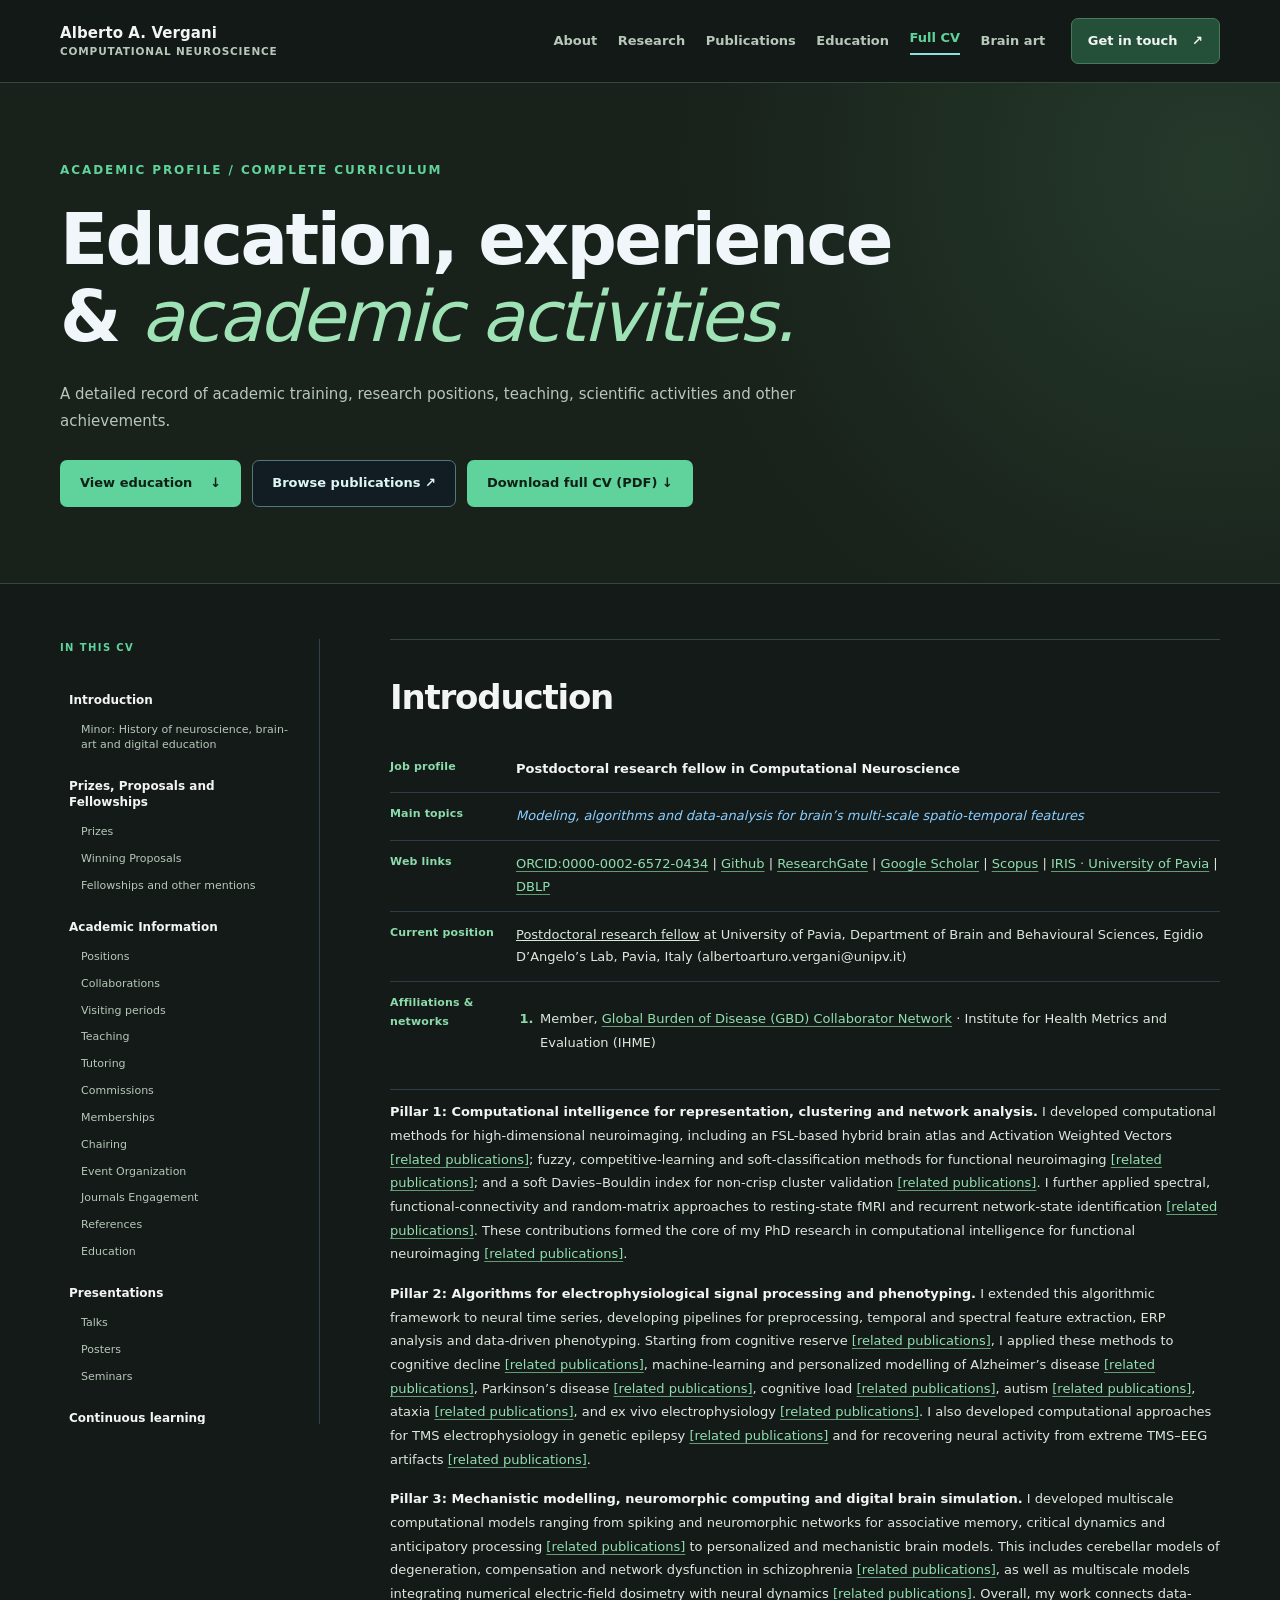
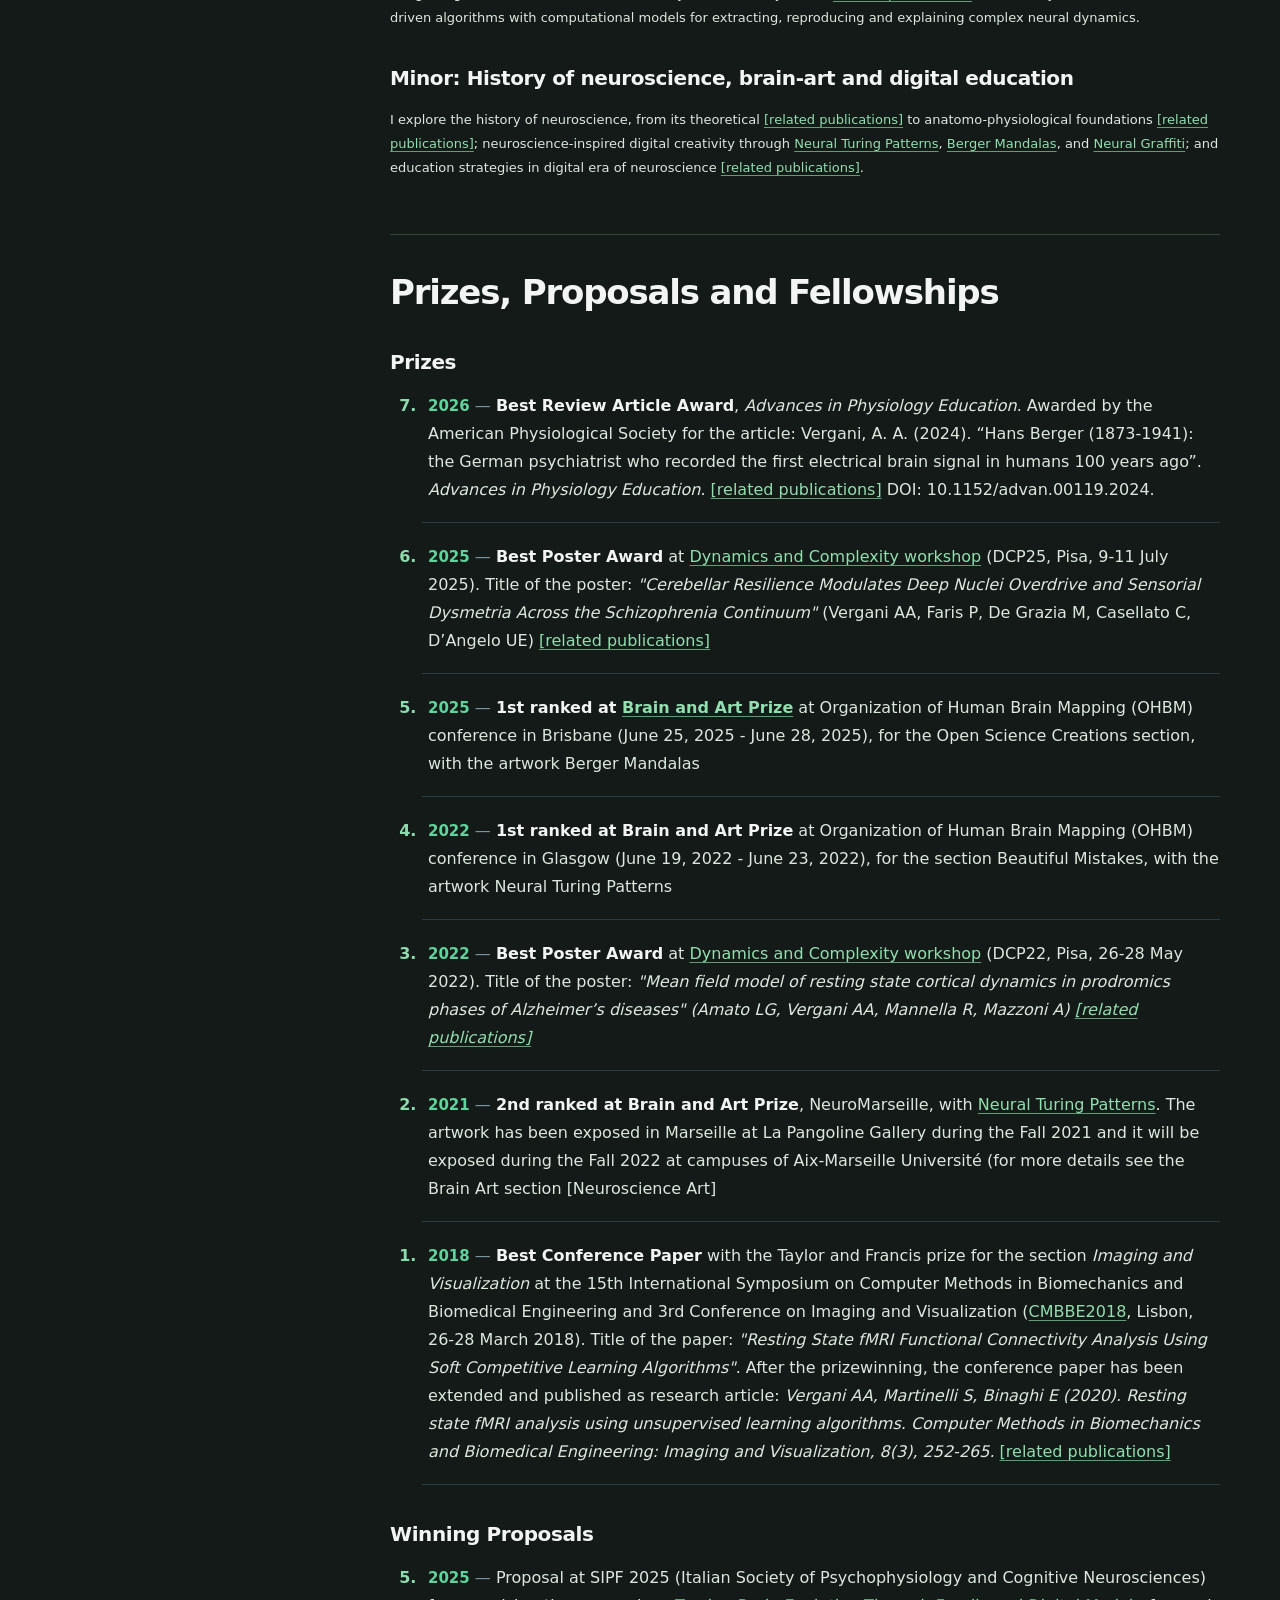
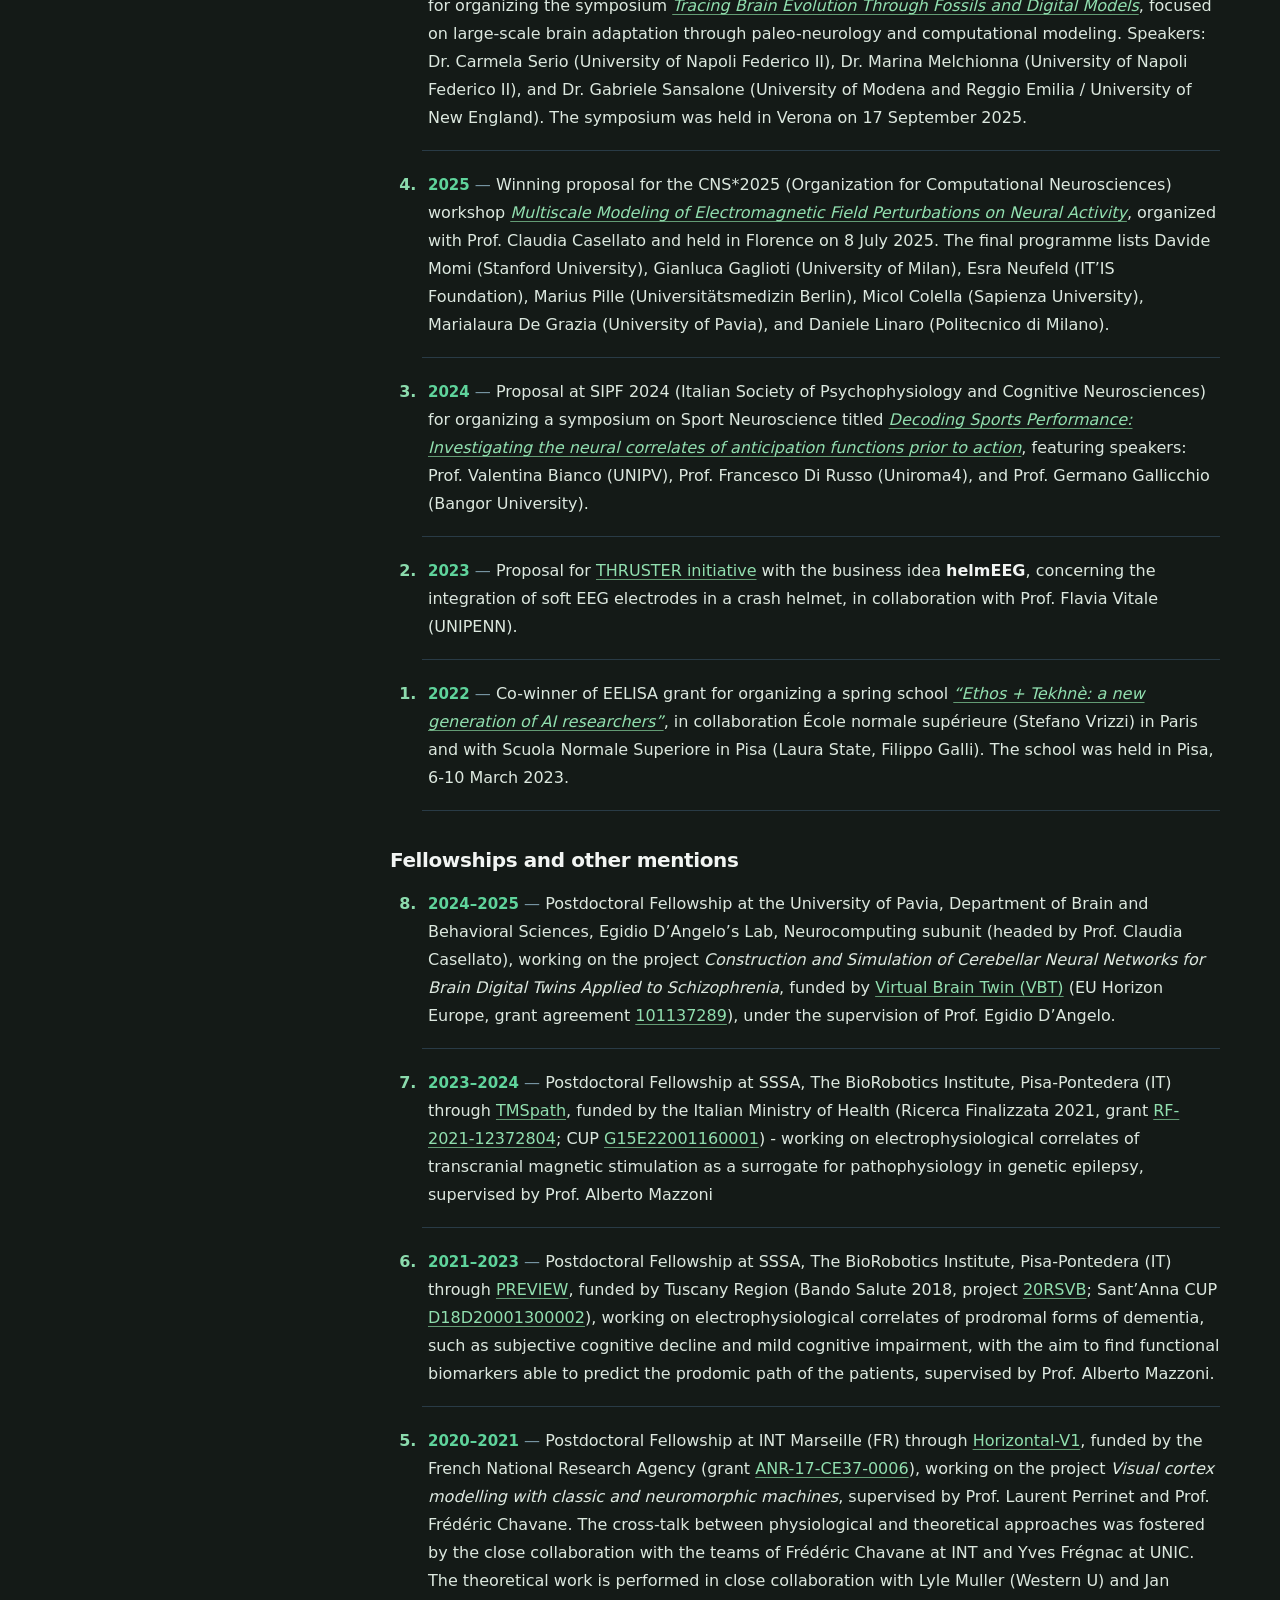
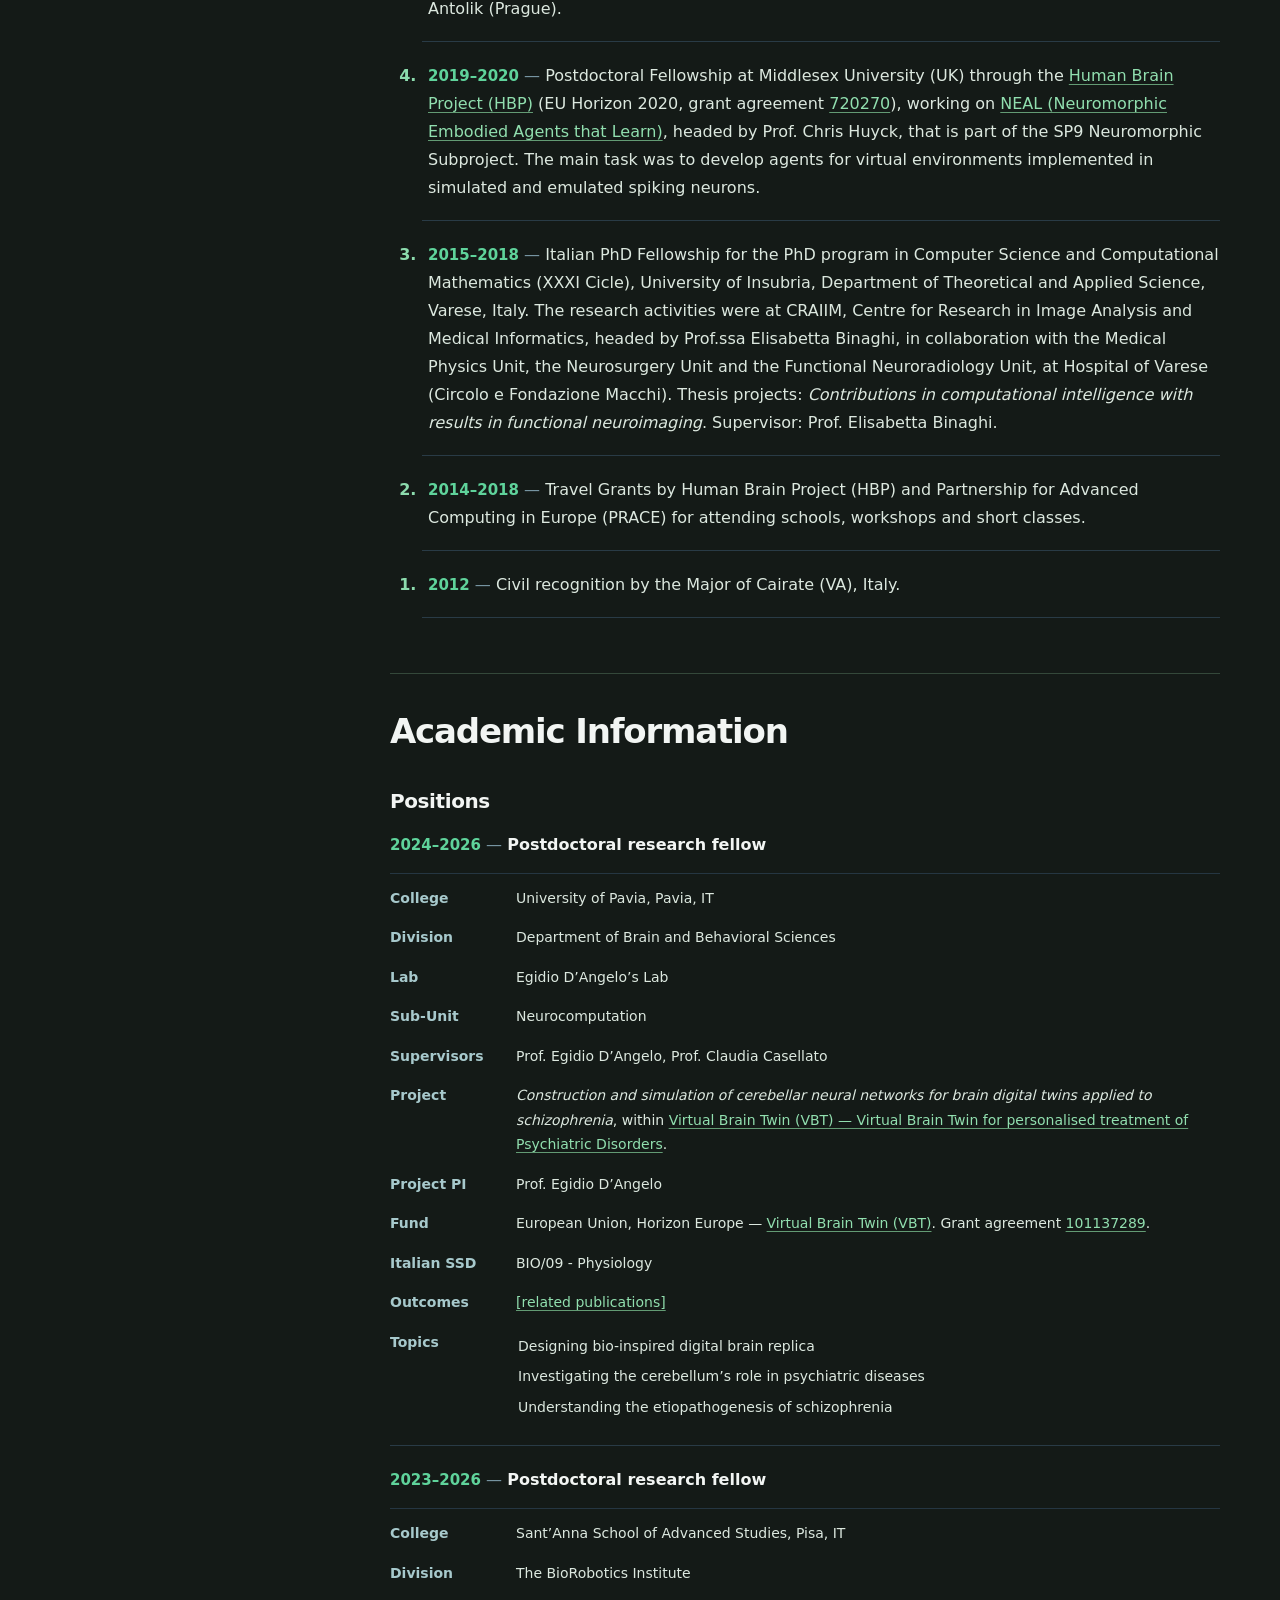
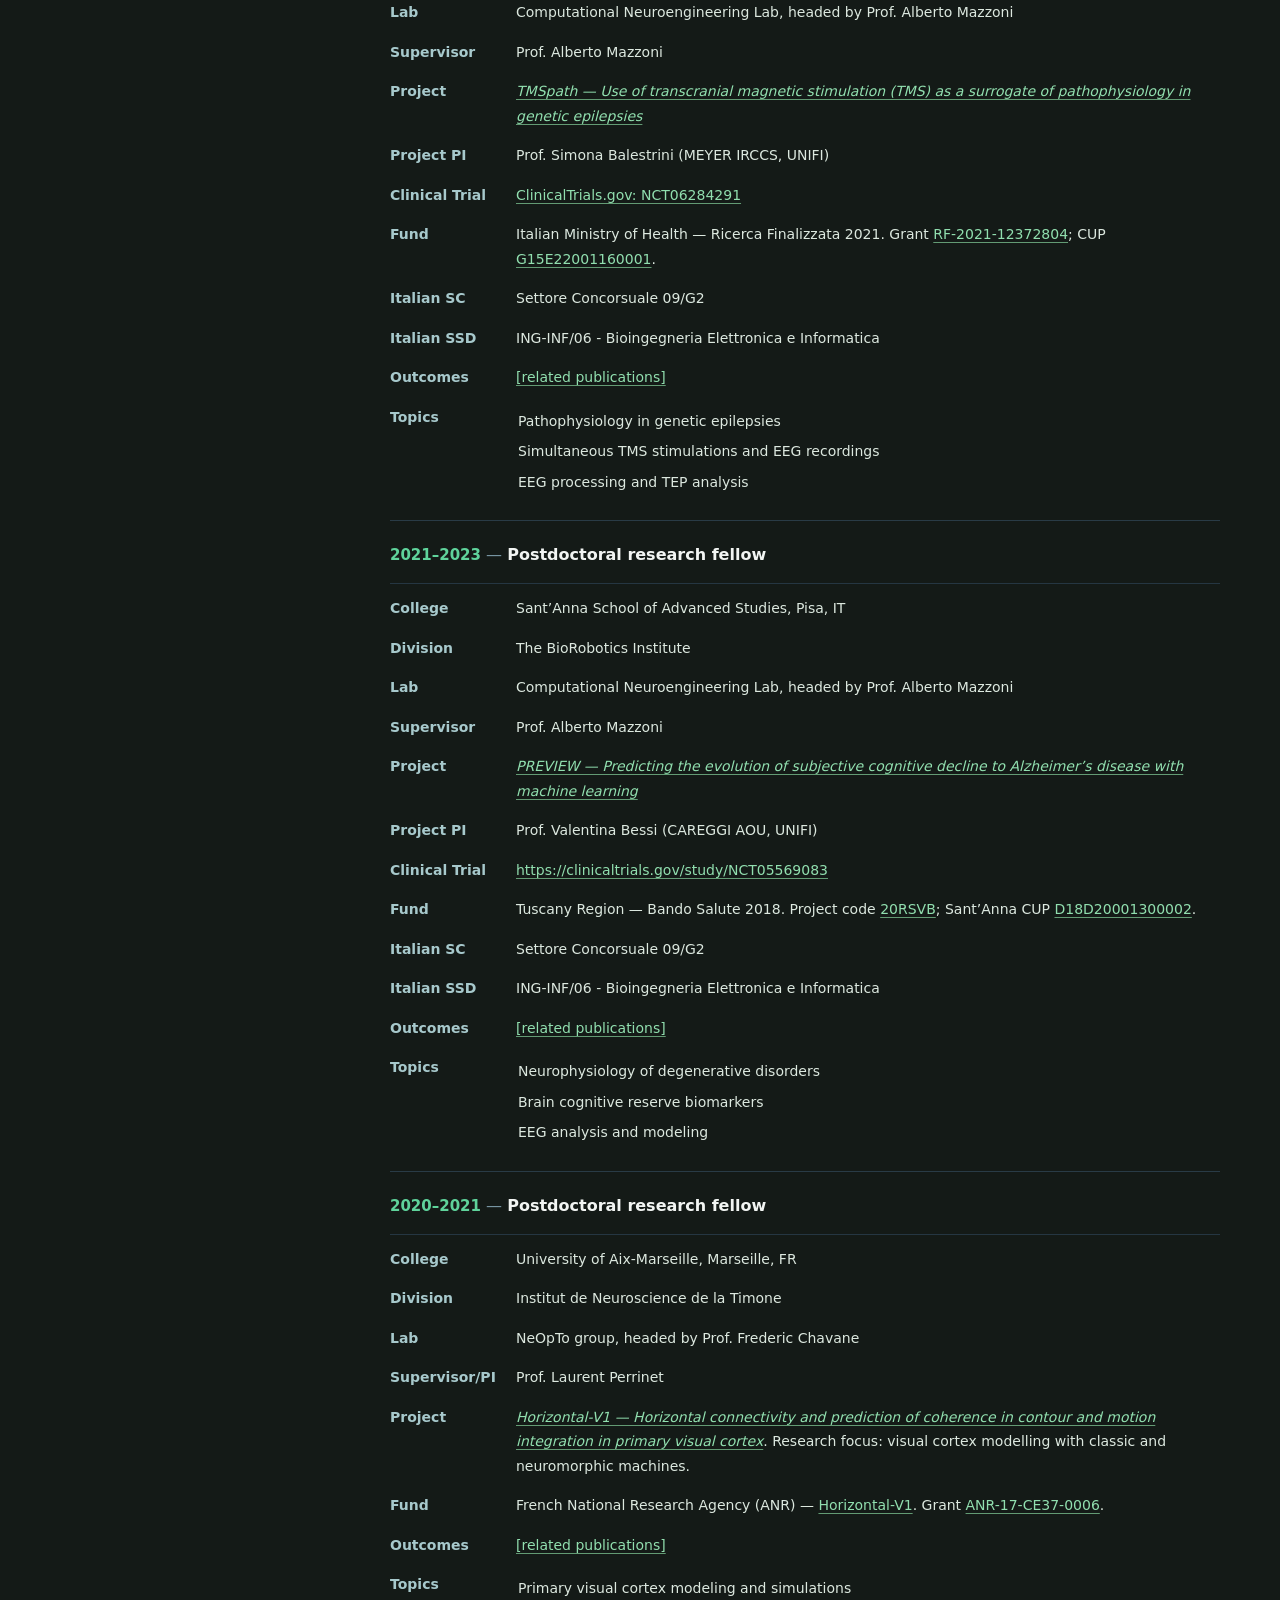
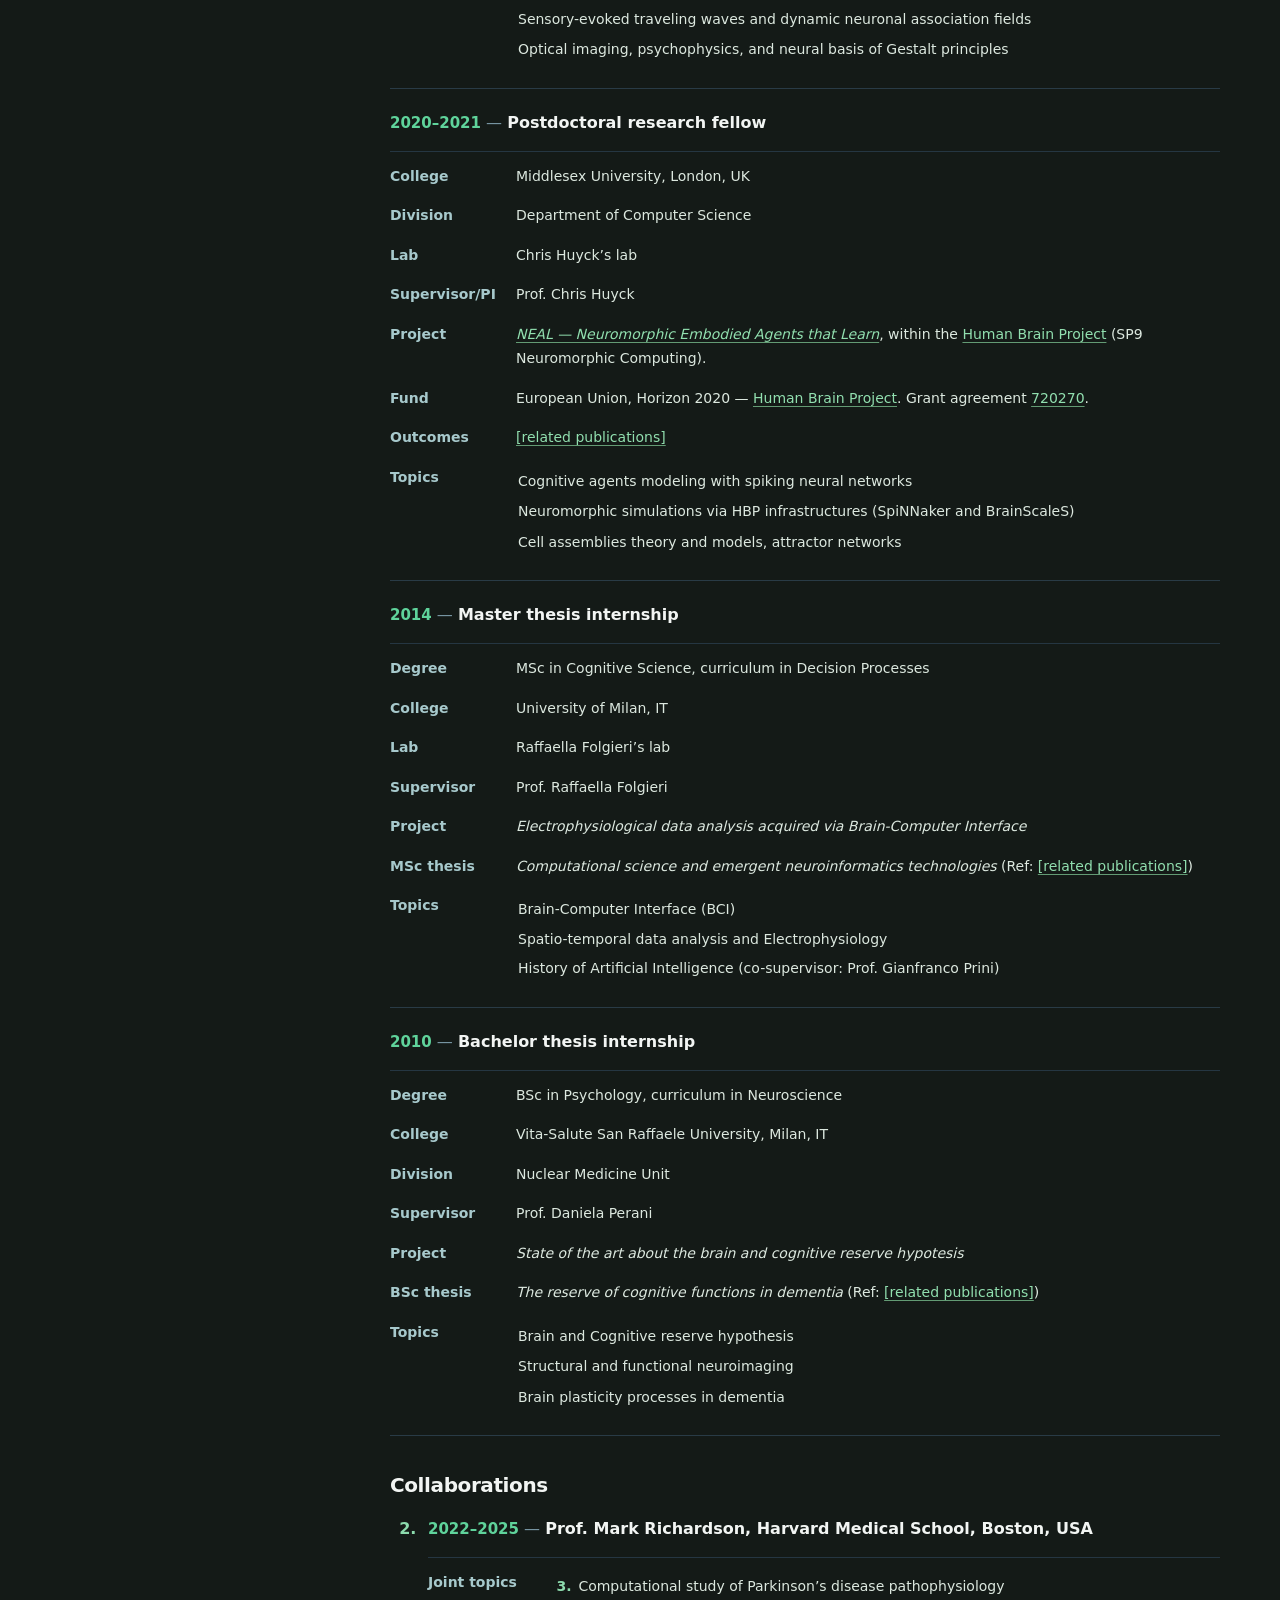
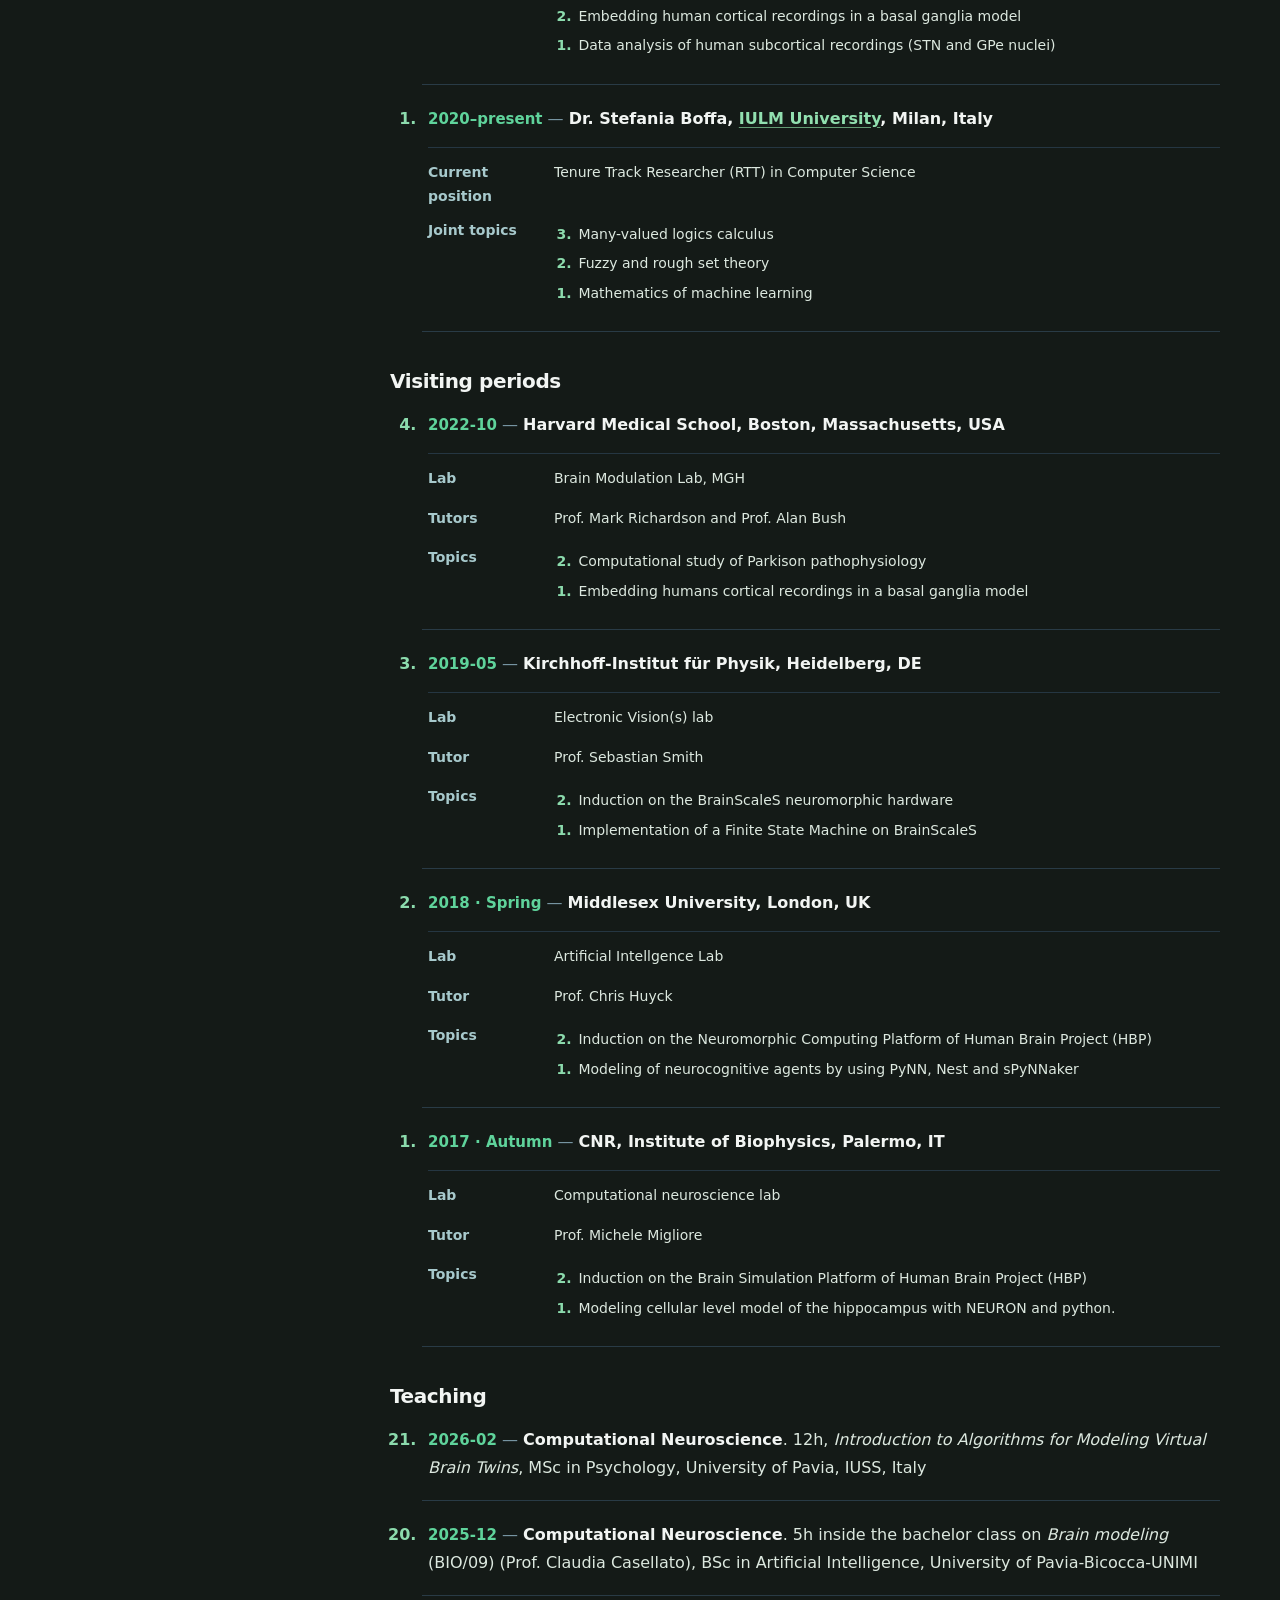
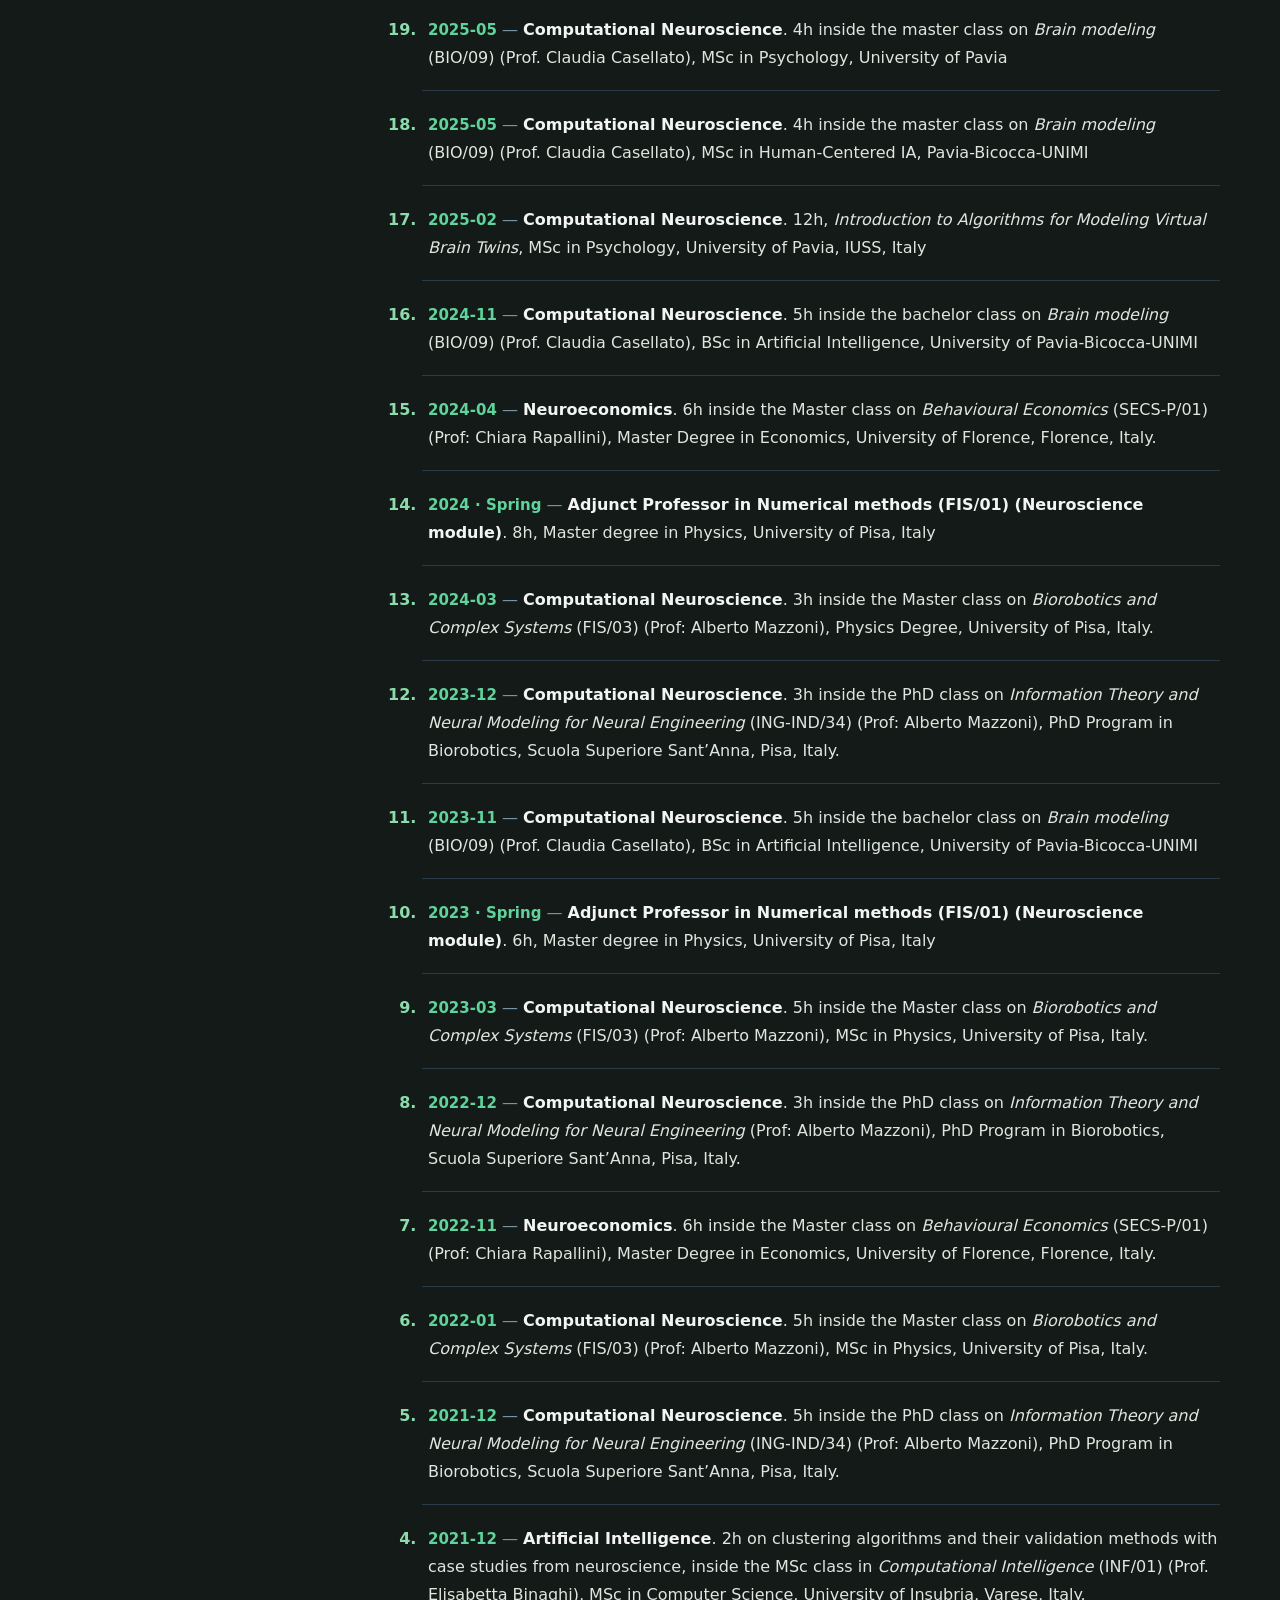
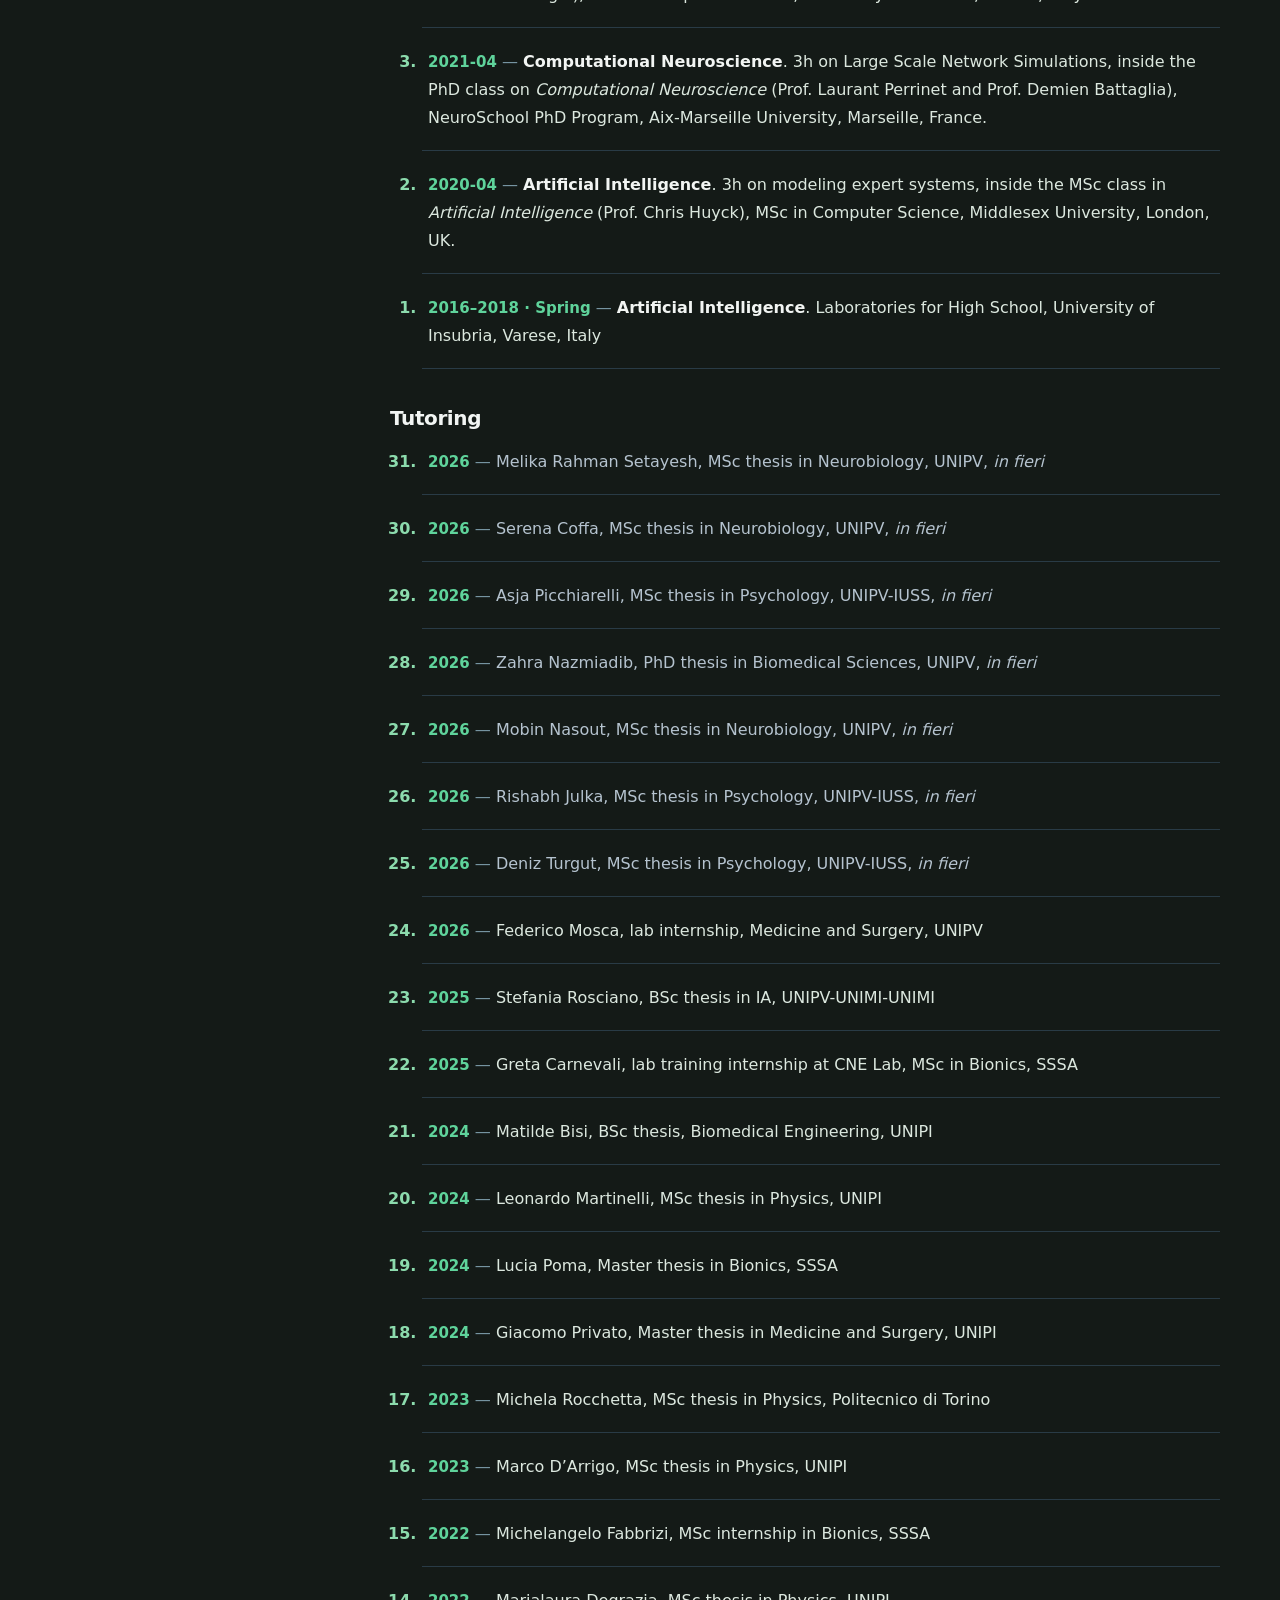
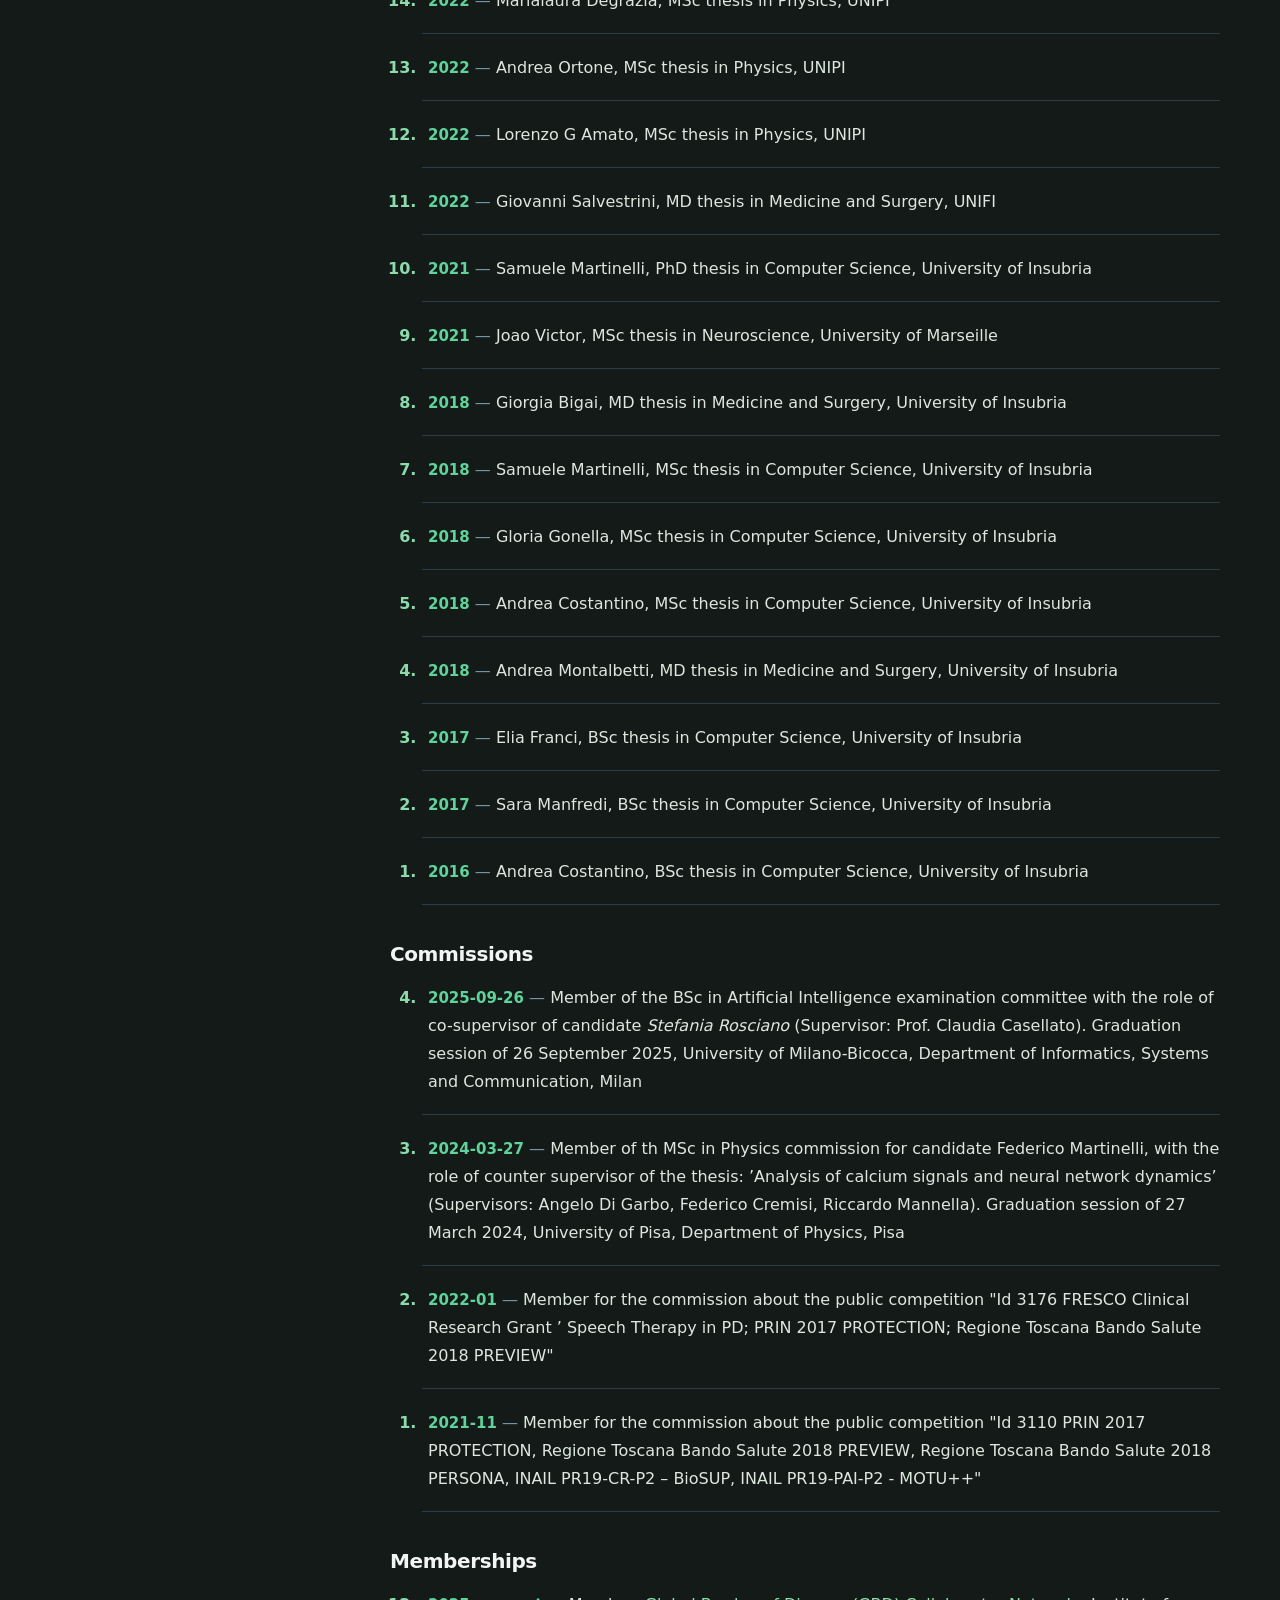
<file: cv.html>
<!doctype html>
<html lang="en">
<head>
<meta charset="utf-8">
<meta name="viewport" content="width=device-width, initial-scale=1">
<meta name="color-scheme" content="dark">
<meta name="theme-color" content="#141A17">
<meta name="description" content="Complete academic CV of Alberto Arturo Vergani: education, research positions, collaborations, teaching, prizes, presentations, training, outreach, neuroscience art and scientific outcomes.">
<title>Academic CV · Alberto Arturo Vergani</title>
<link rel="icon" type="image/svg+xml" href="assets/favicon.svg">
<link rel="stylesheet" href="assets/style.css?v=readability-20261121">
<script src="assets/main.js" defer></script>
</head>
<body data-page="cv">
<a class="skip-link" href="#main">Skip to content</a>
<header class="site-header" id="top"><div class="container header-inner">
<a class="brand" href="index.html" aria-label="Alberto Arturo Vergani homepage"><span class="brand-type"><strong>Alberto A. Vergani</strong><small>Computational neuroscience</small></span></a>
<button class="nav-toggle" type="button" aria-label="Open navigation" aria-expanded="false" aria-controls="site-nav"><span></span><span></span><span></span></button>
<nav class="site-nav" id="site-nav" aria-label="Main navigation">
<a href="index.html#about">About</a><a href="index.html#research">Research</a><a href="publications.html">Publications</a><a href="index.html#education">Education</a><a href="cv.html" class="active" aria-current="page">Full CV</a><a href="index.html#brain-art">Brain art</a><a class="nav-contact" href="index.html#contact">Get in touch <span aria-hidden="true">↗</span></a>
</nav></div></header>
<main id="main">
<section class="pub-hero cv-hero"><div class="container">
<p class="eyebrow">ACADEMIC PROFILE / COMPLETE CURRICULUM</p>
<h1>Education, experience<br>&amp; <em>academic activities.</em></h1>
<p class="pub-hero-intro">A detailed record of academic training, research positions, teaching, scientific activities and other achievements.</p>
<div class="cv-hero-actions"><a class="button button-primary" href="#education">View education <span aria-hidden="true">↓</span></a><a class="button button-outline-dark" href="publications.html">Browse publications ↗</a><a class="button button-primary cv-download-button" href="assets/Alberto_Arturo_Vergani_CV.pdf" download>Download full CV (PDF) ↓</a></div>
</div></section>
<div class="container cv-layout">
<aside class="cv-aside"><nav aria-label="Curriculum contents"><div class="cv-toc-label">IN THIS CV</div><a class="cv-toc-top" href="#introduction">Introduction</a>
<a class="cv-toc-sub" href="#minor-history-of-neuroscience-brain-art-and-digital-education">Minor: History of neuroscience, brain-art and digital education</a>
<a class="cv-toc-top" href="#prizes-proposals-and-fellowships">Prizes, Proposals and Fellowships</a>
<a class="cv-toc-sub" href="#prizes">Prizes</a>
<a class="cv-toc-sub" href="#winning-proposals">Winning Proposals</a>
<a class="cv-toc-sub" href="#fellowships-and-other-mentions">Fellowships and other mentions</a>
<a class="cv-toc-top" href="#academic-information">Academic Information</a>
<a class="cv-toc-sub" href="#positions">Positions</a>
<a class="cv-toc-sub" href="#collaborations">Collaborations</a>
<a class="cv-toc-sub" href="#visiting-periods">Visiting periods</a>
<a class="cv-toc-sub" href="#teaching">Teaching</a>
<a class="cv-toc-sub" href="#tutoring">Tutoring</a>
<a class="cv-toc-sub" href="#commissions">Commissions</a>
<a class="cv-toc-sub" href="#memberships">Memberships</a>
<a class="cv-toc-sub" href="#chairing">Chairing</a>
<a class="cv-toc-sub" href="#event-organization">Event Organization</a>
<a class="cv-toc-sub" href="#journals-engagement">Journals Engagement</a>
<a class="cv-toc-sub" href="#references">References</a>
<a class="cv-toc-sub" href="#education">Education</a>
<a class="cv-toc-top" href="#presentations">Presentations</a>
<a class="cv-toc-sub" href="#talks">Talks</a>
<a class="cv-toc-sub" href="#posters">Posters</a>
<a class="cv-toc-sub" href="#seminars">Seminars</a>
<a class="cv-toc-top" href="#continuous-learning">Continuous learning</a>
<a class="cv-toc-sub" href="#workshops">Workshops</a>
<a class="cv-toc-sub" href="#schools">Schools</a>
<a class="cv-toc-sub" href="#courses">Courses</a>
<a class="cv-toc-top" href="#extra-information">Extra Information</a>
<a class="cv-toc-sub" href="#general-programming-skills">General programming skills</a>
<a class="cv-toc-sub" href="#github-repositories">GitHub repositories</a>
<a class="cv-toc-sub" href="#third-mission-knowledge-dissemination">Third mission: knowledge dissemination</a>
<a class="cv-toc-sub" href="#other-academical-activities">Other academical activities</a>
<a class="cv-toc-sub" href="#non-academical-activities">Non-academical activities</a>
<a class="cv-toc-top" href="#neuroscience-art">Neuroscience Art</a>
<a class="cv-toc-sub" href="#neural-turing-patterns">Neural Turing Patterns</a>
<a class="cv-toc-sub" href="#berger-mandalas">Berger mandalas</a>
<a class="cv-toc-sub" href="#neural-graffiti">Neural Graffiti</a>
<a class="cv-toc-top" href="#scientific-outcomes">Scientific Outcomes</a>
<a class="cv-toc-sub" href="#metrics">Metrics</a></nav></aside>
<div class="cv-main" id="cv-body">
<h2 id="introduction">Introduction</h2>
<dl class="cv-pair">
<dt>Job profile</dt>
<dd>
<p><strong>Postdoctoral research fellow in Computational Neuroscience</strong></p>
</dd>
</dl>
<dl class="cv-pair">
<dt>Main topics</dt>
<dd>
<p><em><span style="color: blue">Modeling, algorithms and data-analysis for brain’s multi-scale spatio-temporal features</span></em></p>
</dd>
</dl>
<dl class="cv-pair">
<dt>Web links</dt>
<dd>
<p><a href="https://orcid.org/0000-0002-6572-0434" rel="noopener noreferrer" target="_blank">ORCID:0000-0002-6572-0434</a> | <a href="https://github.com/albertoarturovergani" rel="noopener noreferrer" target="_blank">Github</a> | <a href="https://www.researchgate.net/profile/Alberto_Vergani" rel="noopener noreferrer" target="_blank">ResearchGate</a> | <a href="https://scholar.google.com/citations?user=BqEQTtQAAAAJ&amp;hl=it" rel="noopener noreferrer" target="_blank">Google Scholar</a> | <a href="https://www.scopus.com/authid/detail.uri?authorId=57195933405" rel="noopener noreferrer" target="_blank">Scopus</a> | <a href="https://iris.unipv.it/cris/rp/rp472714" rel="noopener noreferrer" target="_blank">IRIS · University of Pavia</a> | <a href="https://dblp.org/pid/205/1146.html" rel="noopener noreferrer" target="_blank">DBLP</a></p>
</dd>
</dl>
<dl class="cv-pair">
<dt>Current position</dt>
<dd>
<p><u>Postdoctoral research fellow</u> at University of Pavia, Department of Brain and Behavioural Sciences, Egidio D’Angelo’s Lab, Pavia, Italy (albertoarturo.vergani@unipv.it)</p>
</dd>
</dl>
<dl class="cv-pair">
<dt>Affiliations &amp; networks</dt>
<dd>
<ol reversed="" start="1">
<li><p>Member, <a href="https://healthdata.org/gbd" rel="noopener noreferrer" target="_blank">Global Burden of Disease (GBD) Collaborator Network</a> · Institute for Health Metrics and Evaluation (IHME)</p></li>
</ol>
</dd>
</dl>
<p><strong>Pillar 1: Computational intelligence for representation, clustering and network analysis.</strong> I developed computational methods for high-dimensional neuroimaging, including an FSL-based hybrid brain atlas and Activation Weighted Vectors <a href="publications.html?refs=vergani2014mscthesis,vergani2016fsl,vergani2017quantitative">[related publications]</a>; fuzzy, competitive-learning and soft-classification methods for functional neuroimaging <a href="publications.html?refs=vergani2017cluster,vergani2018resting,vergani2018clustering,vergani2020resting">[related publications]</a>; and a soft Davies–Bouldin index for non-crisp cluster validation <a href="publications.html?refs=vergani2018soft">[related publications]</a>. I further applied spectral, functional-connectivity and random-matrix approaches to resting-state fMRI and recurrent network-state identification <a href="publications.html?refs=temporal_classes_RS-fMRI,vergani2022solving">[related publications]</a>. These contributions formed the core of my PhD research in computational intelligence for functional neuroimaging <a href="publications.html?refs=vergani2018contributions,binaghi2017accuracy,binaghi2018computation,gonella2019cloud">[related publications]</a>.</p>
<p><strong>Pillar 2: Algorithms for electrophysiological signal processing and phenotyping.</strong> I extended this algorithmic framework to neural time series, developing pipelines for preprocessing, temporal and spectral feature extraction, ERP analysis and data-driven phenotyping. Starting from cognitive reserve <a href="publications.html?refs=vergani2012bscthesis">[related publications]</a>, I applied these methods to cognitive decline <a href="publications.html?refs=vergani2025erp,vergani2022temporal,vergani2022event,vergani2022electrophysiological,vergani2023electrophysiology,vergani2023study,vergani2023p300,vergani2023erpsSIPF,vergani2023erpsSINDEM,vergani2024eventSIPF,vergani2024eventSINDEM,Vergani2024FENS">[related publications]</a>, machine-learning and personalized modelling of Alzheimer’s disease <a href="publications.html?refs=Mazzeo2023,mazzeo2023machine,Mazzeo2025,mazzeo2026towards,lassi2023degradation,amato2026gender,amato2022eeg,amato2024predicting,amato2024personalized,amato2025cns,amato2025personalized,amato2025digital">[related publications]</a>, Parkinson’s disease <a href="publications.html?refs=ortone2023dopamine,taddeini2024dopaminergic">[related publications]</a>, cognitive load <a href="publications.html?refs=taddeini2025extended">[related publications]</a>, autism <a href="publications.html?refs=fabbrizzi2026digitaltwin,amato2026normative">[related publications]</a>, ataxia <a href="publications.html?refs=degrazia2025cns">[related publications]</a>, and ex vivo electrophysiology <a href="publications.html?refs=farisMnesis2025dopamineA,Faris2025_SIF,farisMnesis2025dopamineB,Faris2025CerebellarDopamine,faris2025cerebellar,Faris2026_cellalterations_prep">[related publications]</a>. I also developed computational approaches for TMS electrophysiology in genetic epilepsy <a href="publications.html?refs=Peroni2025TMS_SCN1A,peroni2025eccn,Lionti2027AuditoryArtifact,Peroni2027SCN1A">[related publications]</a> and for recovering neural activity from extreme TMS–EEG artifacts <a href="publications.html?refs=vergani2026effective">[related publications]</a>.</p>
<p><strong>Pillar 3: Mechanistic modelling, neuromorphic computing and digital brain simulation.</strong> I developed multiscale computational models ranging from spiking and neuromorphic networks for associative memory, critical dynamics and anticipatory processing <a href="publications.html?refs=vergani2020critical,vergani2021simulating,vergani2021modulation,huyck2020hot,huyck2020hotPoster">[related publications]</a> to personalized and mechanistic brain models. This includes cerebellar models of degeneration, compensation and network dysfunction in schizophrenia <a href="publications.html?refs=vergani2024erice,vergani2025mnesys,vergani2025cns,vergani2025cobrain,vergani2025dcp25,vergani2025neurobridge,VerganiEbrains2025SchizoCerebellum,vergani2025saccadic,Vergani2026DeepNuclei,vergani_2026_SZ1">[related publications]</a>, as well as multiscale models integrating numerical electric-field dosimetry with neural dynamics <a href="publications.html?refs=conforti2026prinNEATMOVE,DeGrazia2027InSilicoCerebellarTMS">[related publications]</a>. Overall, my work connects data-driven algorithms with computational models for extracting, reproducing and explaining complex neural dynamics.</p>
<h3 id="minor-history-of-neuroscience-brain-art-and-digital-education">Minor: History of neuroscience, brain-art and digital education</h3>
<p>I explore the history of neuroscience, from its theoretical <a href="publications.html?refs=vergani2024hans,vergani2025hill,vergani2024louis">[related publications]</a> to anatomo-physiological foundations <a href="publications.html?refs=vergani2025galvani,Vergani_2026_Matteucci,vergani2026lombroso">[related publications]</a>; neuroscience-inspired digital creativity through <a href="https://github.com/albertoarturovergani/neural-turing-patterns" rel="noopener noreferrer" target="_blank">Neural Turing Patterns</a>, <a href="https://github.com/albertoarturovergani/berger-mandalas" rel="noopener noreferrer" target="_blank">Berger Mandalas</a>, and <a href="https://github.com/albertoarturovergani/NeuralGraffiti" rel="noopener noreferrer" target="_blank">Neural Graffiti</a>; and education strategies in digital era of neuroscience <a href="publications.html?refs=Vrizzietal2026">[related publications]</a>.</p>
<h2 id="prizes-proposals-and-fellowships">Prizes, Proposals and Fellowships</h2>
<h3 id="prizes">Prizes</h3>
<ol aria-label="Prizes" class="cv-record-list" reversed="" start="7">
<li class="cv-record" data-record="189c978131"><p class="cv-entry"><time class="cv-date" datetime="2026">2026</time><span aria-hidden="true" class="cv-date-separator"> — </span><strong>Best Review Article Award</strong>, <em>Advances in Physiology Education</em>. Awarded by the American Physiological Society for the article: Vergani, A. A. (2024). “Hans Berger (1873-1941): the German psychiatrist who recorded the first electrical brain signal in humans 100 years ago”. <em>Advances in Physiology Education</em>. <a href="publications.html?refs=vergani2024hans">[related publications]</a> DOI: 10.1152/advan.00119.2024.</p></li>
<li class="cv-record" data-record="a5bdc98923"><p class="cv-entry"><time class="cv-date" datetime="2025">2025</time><span aria-hidden="true" class="cv-date-separator"> — </span><strong>Best Poster Award</strong> at <a class="cv-event-title" href="https://www.df.unipi.it/didattica/en/the-dcp25-conference-dynamics-complexity-in-pisa/" rel="noopener noreferrer" target="_blank">Dynamics and Complexity workshop</a> (DCP25, Pisa, 9-11 July 2025). Title of the poster: <em>"Cerebellar Resilience Modulates Deep Nuclei Overdrive and Sensorial Dysmetria Across the Schizophrenia Continuum"</em> (Vergani AA, Faris P, De Grazia M, Casellato C, D’Angelo UE) <a href="publications.html?refs=vergani2025dcp25">[related publications]</a></p></li>
<li class="cv-record" data-record="2bd543562b"><p class="cv-entry"><time class="cv-date" datetime="2025">2025</time><span aria-hidden="true" class="cv-date-separator"> — </span><strong>1st ranked at <a class="cv-event-title" href="https://sites.google.com/view/ohbm-brainart-competition2025/home" rel="noopener noreferrer" target="_blank">Brain and Art Prize</a></strong> at Organization of Human Brain Mapping (OHBM) conference in Brisbane (June 25, 2025 - June 28, 2025), for the Open Science Creations section, with the artwork Berger Mandalas</p></li>
<li class="cv-record" data-record="7ca3de6eb9"><p class="cv-entry"><time class="cv-date" datetime="2022">2022</time><span aria-hidden="true" class="cv-date-separator"> — </span><strong>1st ranked at Brain and Art Prize</strong> at Organization of Human Brain Mapping (OHBM) conference in Glasgow (June 19, 2022 - June 23, 2022), for the section Beautiful Mistakes, with the artwork Neural Turing Patterns</p></li>
<li class="cv-record" data-record="db3de15838"><p class="cv-entry"><time class="cv-date" datetime="2022">2022</time><span aria-hidden="true" class="cv-date-separator"> — </span><strong>Best Poster Award</strong> at <a class="cv-event-title" href="https://www.cissc.unipi.it/dcp22/" rel="noopener noreferrer" target="_blank">Dynamics and Complexity workshop</a> (DCP22, Pisa, 26-28 May 2022). Title of the poster: <em>"Mean field model of resting state cortical dynamics in prodromics phases of Alzheimer’s diseases" (Amato LG, Vergani AA, Mannella R, Mazzoni A) <a href="publications.html?refs=amato2022eeg">[related publications]</a></em></p></li>
<li class="cv-record" data-record="a409039852"><p class="cv-entry"><time class="cv-date" datetime="2021">2021</time><span aria-hidden="true" class="cv-date-separator"> — </span><strong>2nd ranked at Brain and Art Prize</strong>, NeuroMarseille, with <a href="https://laurentperrinet.github.io/post/2021-06-15_neural-turing/" rel="noopener noreferrer" target="_blank">Neural Turing Patterns</a>. The artwork has been exposed in Marseille at La Pangoline Gallery during the Fall 2021 and it will be exposed during the Fall 2022 at campuses of Aix-Marseille Université (for more details see the Brain Art section [Neuroscience Art]</p></li>
<li class="cv-record" data-record="661304ec20"><p class="cv-entry"><time class="cv-date" datetime="2018">2018</time><span aria-hidden="true" class="cv-date-separator"> — </span><strong>Best Conference Paper</strong> with the Taylor and Francis prize for the section <em>Imaging and Visualization</em> at the 15th International Symposium on Computer Methods in Biomechanics and Biomedical Engineering and 3rd Conference on Imaging and Visualization (<a class="cv-event-title" href="https://cmbbe2018.tecnico.ulisboa.pt/about.html" rel="noopener noreferrer" target="_blank">CMBBE2018</a>, Lisbon, 26-28 March 2018). Title of the paper: <em>"Resting State fMRI Functional Connectivity Analysis Using Soft Competitive Learning Algorithms"</em>. After the prizewinning, the conference paper has been extended and published as research article: <em>Vergani AA, Martinelli S, Binaghi E (2020). Resting state fMRI analysis using unsupervised learning algorithms. Computer Methods in Biomechanics and Biomedical Engineering: Imaging and Visualization, 8(3), 252-265.</em> <a href="publications.html?refs=vergani2018resting">[related publications]</a></p></li>
</ol>
<h3 id="winning-proposals">Winning Proposals</h3>
<ol aria-label="Winning Proposals" class="cv-record-list" reversed="" start="5">
<li class="cv-record" data-record="2fc1e2d8c7"><p class="cv-entry"><time class="cv-date" datetime="2025">2025</time><span aria-hidden="true" class="cv-date-separator"> — </span>Proposal at SIPF 2025 (Italian Society of Psychophysiology and Cognitive Neurosciences) for organizing the symposium <a class="cv-event-title" href="events/sipf-2025.html"><em>Tracing Brain Evolution Through Fossils and Digital Models</em></a>, focused on large-scale brain adaptation through paleo-neurology and computational modeling. Speakers: Dr. Carmela Serio (University of Napoli Federico II), Dr. Marina Melchionna (University of Napoli Federico II), and Dr. Gabriele Sansalone (University of Modena and Reggio Emilia / University of New England). The symposium was held in Verona on 17 September 2025. </p></li>
<li class="cv-record" data-record="b02433037d"><p class="cv-entry"><time class="cv-date" datetime="2025">2025</time><span aria-hidden="true" class="cv-date-separator"> — </span>Winning proposal for the CNS*2025 (Organization for Computational Neurosciences) workshop <a class="cv-event-title" href="events/cns-2025.html"><em>Multiscale Modeling of Electromagnetic Field Perturbations on Neural Activity</em></a>, organized with Prof. Claudia Casellato and held in Florence on 8 July 2025. The final programme lists Davide Momi (Stanford University), Gianluca Gaglioti (University of Milan), Esra Neufeld (IT’IS Foundation), Marius Pille (Universitätsmedizin Berlin), Micol Colella (Sapienza University), Marialaura De Grazia (University of Pavia), and Daniele Linaro (Politecnico di Milano). </p></li>
<li class="cv-record" data-record="94c76f6e29"><p class="cv-entry"><time class="cv-date" datetime="2024">2024</time><span aria-hidden="true" class="cv-date-separator"> — </span>Proposal at SIPF 2024 (Italian Society of Psychophysiology and Cognitive Neurosciences) for organizing a symposium on Sport Neuroscience titled <a class="cv-event-title" href="events/sipf-2024.html"><em>Decoding Sports Performance: Investigating the neural correlates of anticipation functions prior to action</em></a>, featuring speakers: Prof. Valentina Bianco (UNIPV), Prof. Francesco Di Russo (Uniroma4), and Prof. Germano Gallicchio (Bangor University). </p></li>
<li class="cv-record" data-record="5b60beec51"><p class="cv-entry"><time class="cv-date" datetime="2023">2023</time><span aria-hidden="true" class="cv-date-separator"> — </span>Proposal for <a href="https://www.tuscanyhealthecosystem.it/p7.html" rel="noopener noreferrer" target="_blank">THRUSTER initiative</a> with the business idea <strong>helmEEG</strong>, concerning the integration of soft EEG electrodes in a crash helmet, in collaboration with Prof. Flavia Vitale (UNIPENN).</p></li>
<li class="cv-record" data-record="4bc425c126"><p class="cv-entry"><time class="cv-date" datetime="2022">2022</time><span aria-hidden="true" class="cv-date-separator"> — </span>Co-winner of EELISA grant for organizing a spring school <a href="https://community.eelisa.eu/activities/ethos-tekhne-a-new-generation-of-ai-researchers/" rel="noopener noreferrer" target="_blank"> <em>“Ethos + Tekhnè: a new generation of AI researchers”</em></a>, in collaboration École normale supérieure (Stefano Vrizzi) in Paris and with Scuola Normale Superiore in Pisa (Laura State, Filippo Galli). The school was held in Pisa, 6-10 March 2023.</p></li>
</ol>
<h3 id="fellowships-and-other-mentions">Fellowships and other mentions</h3>
<ol aria-label="Fellowships And Other Mentions" class="cv-record-list" reversed="" start="8">
<li class="cv-record" data-record="d365ea57ee"><p class="cv-entry"><span class="cv-date">2024–2025</span><span aria-hidden="true" class="cv-date-separator"> — </span>Postdoctoral Fellowship at the University of Pavia, Department of Brain and Behavioral Sciences, Egidio D’Angelo’s Lab, Neurocomputing subunit (headed by Prof. Claudia Casellato), working on the project <em>Construction and Simulation of Cerebellar Neural Networks for Brain Digital Twins Applied to Schizophrenia</em>, funded by <a href="https://www.virtualbraintwin.eu/" rel="noopener noreferrer" target="_blank">Virtual Brain Twin (VBT)</a> (EU Horizon Europe, grant agreement <a href="https://cordis.europa.eu/project/id/101137289" rel="noopener noreferrer" target="_blank">101137289</a>), under the supervision of Prof. Egidio D’Angelo.</p></li>
<li class="cv-record" data-record="6a79dffb58"><p class="cv-entry"><span class="cv-date">2023–2024</span><span aria-hidden="true" class="cv-date-separator"> — </span>Postdoctoral Fellowship at SSSA, The BioRobotics Institute, Pisa-Pontedera (IT) through <a href="https://clinicaltrials.gov/study/NCT06284291" rel="noopener noreferrer" target="_blank">TMSpath</a>, funded by the Italian Ministry of Health (Ricerca Finalizzata 2021, grant <a href="https://www.meyer.it/attachments/article/4732/Delibera%20279.23.pdf" rel="noopener noreferrer" target="_blank">RF-2021-12372804</a>; CUP <a href="https://www.meyer.it/attachments/article/4732/Delibera%20279.23.pdf" rel="noopener noreferrer" target="_blank">G15E22001160001</a>) - working on electrophysiological correlates of transcranial magnetic stimulation as a surrogate for pathophysiology in genetic epilepsy, supervised by Prof. Alberto Mazzoni</p></li>
<li class="cv-record" data-record="1fe3d3da5f"><p class="cv-entry"><span class="cv-date">2021–2023</span><span aria-hidden="true" class="cv-date-separator"> — </span>Postdoctoral Fellowship at SSSA, The BioRobotics Institute, Pisa-Pontedera (IT) through <a href="https://clinicaltrials.gov/study/NCT05569083" rel="noopener noreferrer" target="_blank">PREVIEW</a>, funded by Tuscany Region (Bando Salute 2018, project <a href="https://www.aou-careggi.toscana.it/internet/wp-content/uploads/2023/12/Avviso_2_psicologi_20RSVB_Bessi_ok_S.pdf" rel="noopener noreferrer" target="_blank">20RSVB</a>; Sant’Anna CUP <a href="https://pmc.ncbi.nlm.nih.gov/articles/PMC10870085/" rel="noopener noreferrer" target="_blank">D18D20001300002</a>), working on electrophysiological correlates of prodromal forms of dementia, such as subjective cognitive decline and mild cognitive impairment, with the aim to find functional biomarkers able to predict the prodomic path of the patients, supervised by Prof. Alberto Mazzoni.</p></li>
<li class="cv-record" data-record="ad62b0cd3f"><p class="cv-entry"><span class="cv-date">2020–2021</span><span aria-hidden="true" class="cv-date-separator"> — </span>Postdoctoral Fellowship at INT Marseille (FR) through <a href="https://anr.fr/Projet-ANR-17-CE37-0006" rel="noopener noreferrer" target="_blank">Horizontal-V1</a>, funded by the French National Research Agency (grant <a href="https://anr.fr/Projet-ANR-17-CE37-0006" rel="noopener noreferrer" target="_blank">ANR-17-CE37-0006</a>), working on the project <em>Visual cortex modelling with classic and neuromorphic machines</em>, supervised by Prof. Laurent Perrinet and Prof. Frédéric Chavane. The cross-talk between physiological and theoretical approaches was fostered by the close collaboration with the teams of Frédéric Chavane at INT and Yves Frégnac at UNIC. The theoretical work is performed in close collaboration with Lyle Muller (Western U) and Jan Antolik (Prague).</p></li>
<li class="cv-record" data-record="c40a82ac86"><p class="cv-entry"><span class="cv-date">2019–2020</span><span aria-hidden="true" class="cv-date-separator"> — </span>Postdoctoral Fellowship at Middlesex University (UK) through the <a href="https://www.humanbrainproject.eu/en/" rel="noopener noreferrer" target="_blank">Human Brain Project (HBP)</a> (EU Horizon 2020, grant agreement <a href="https://cordis.europa.eu/project/id/720270" rel="noopener noreferrer" target="_blank">720270</a>), working on <a href="https://cwa.mdx.ac.uk/NEAL/NEAL.html" rel="noopener noreferrer" target="_blank">NEAL (Neuromorphic Embodied Agents that Learn)</a>, headed by Prof. Chris Huyck, that is part of the SP9 Neuromorphic Subproject. The main task was to develop agents for virtual environments implemented in simulated and emulated spiking neurons.</p></li>
<li class="cv-record" data-record="8c4812b7c4"><p class="cv-entry"><span class="cv-date">2015–2018</span><span aria-hidden="true" class="cv-date-separator"> — </span>Italian PhD Fellowship for the PhD program in Computer Science and Computational Mathematics (XXXI Cicle), University of Insubria, Department of Theoretical and Applied Science, Varese, Italy. The research activities were at CRAIIM, Centre for Research in Image Analysis and Medical Informatics, headed by Prof.ssa Elisabetta Binaghi, in collaboration with the Medical Physics Unit, the Neurosurgery Unit and the Functional Neuroradiology Unit, at Hospital of Varese (Circolo e Fondazione Macchi). Thesis projects: <em>Contributions in computational intelligence with results in functional neuroimaging</em>. Supervisor: Prof. Elisabetta Binaghi.</p></li>
<li class="cv-record" data-record="f3c1a41c1e"><p class="cv-entry"><span class="cv-date">2014–2018</span><span aria-hidden="true" class="cv-date-separator"> — </span>Travel Grants by Human Brain Project (HBP) and Partnership for Advanced Computing in Europe (PRACE) for attending schools, workshops and short classes.</p></li>
<li class="cv-record" data-record="f1507eb126"><p class="cv-entry"><time class="cv-date" datetime="2012">2012</time><span aria-hidden="true" class="cv-date-separator"> — </span>Civil recognition by the Major of Cairate (VA), Italy.</p></li>
</ol>
<h2 id="academic-information">Academic Information</h2>
<h3 id="positions">Positions</h3>
<ul aria-label="Positions" class="cv-record-list cv-record-list-plain" role="list">
<li class="cv-record" data-record="33903cc0a7"><p class="cv-entry"><span class="cv-date">2024–2026</span><span aria-hidden="true" class="cv-date-separator"> — </span><strong>Postdoctoral research fellow</strong></p><dl class="cv-entry-details"><dt>College</dt><dd><p>University of Pavia, Pavia, IT</p></dd><dt>Division</dt><dd><p>Department of Brain and Behavioral Sciences</p></dd><dt>Lab</dt><dd><p>Egidio D’Angelo’s Lab</p></dd><dt>Sub-Unit</dt><dd><p>Neurocomputation</p></dd><dt>Supervisors</dt><dd><p>Prof. Egidio D’Angelo, Prof. Claudia Casellato</p></dd><dt>Project</dt><dd><p><em>Construction and simulation of cerebellar neural networks for brain digital twins applied to schizophrenia</em>, within <a href="https://www.virtualbraintwin.eu/" rel="noopener noreferrer" target="_blank">Virtual Brain Twin (VBT) — Virtual Brain Twin for personalised treatment of Psychiatric Disorders</a>.</p></dd><dt>Project PI</dt><dd><p>Prof. Egidio D’Angelo</p></dd><dt>Fund</dt><dd><p>European Union, Horizon Europe — <a href="https://www.virtualbraintwin.eu/" rel="noopener noreferrer" target="_blank">Virtual Brain Twin (VBT)</a>. Grant agreement <a href="https://cordis.europa.eu/project/id/101137289" rel="noopener noreferrer" target="_blank">101137289</a>.</p></dd><dt>Italian SSD</dt><dd><p>BIO/09 - Physiology</p></dd><dt>Outcomes</dt><dd><p><a href="publications.html?refs=vergani2024erice,vergani2025mnesys,vergani2025hill,vergani2025cns,vergani2025saccadic,faris2025cerebellar,vergani2025cobrain,Faris2025_SIF,vergani2025dcp25,vergani2025neurobridge,farisMnesis2025dopamineA,farisMnesis2025dopamineB,vergani2025stein,VerganiEbrains2025SchizoCerebellum,Faris2025CerebellarDopamine,vergani2025galvani,Vergani2026DeepNuclei,Faris2026_cellalterations_prep,vergani_2026_SZ1,Vergani_2026_Matteucci,vergani2026lombroso,conforti2026prinNEATMOVE,DeGrazia2027InSilicoCerebellarTMS,rizzaLocatelli">[related publications]</a></p></dd><dt>Topics</dt><dd><ul class="cv-detail-list-plain">
<li><p><span> Designing bio-inspired digital brain replica</span></p></li>
<li><p><span> Investigating the cerebellum’s role in psychiatric diseases</span></p></li>
<li><p><span> Understanding the etiopathogenesis of schizophrenia</span></p></li>
</ul></dd></dl></li>
<li class="cv-record" data-record="33903cc0a7"><p class="cv-entry"><span class="cv-date">2023–2026</span><span aria-hidden="true" class="cv-date-separator"> — </span><strong>Postdoctoral research fellow</strong></p><dl class="cv-entry-details"><dt>College</dt><dd><p>Sant’Anna School of Advanced Studies, Pisa, IT</p></dd><dt>Division</dt><dd><p>The BioRobotics Institute</p></dd><dt>Lab</dt><dd><p>Computational Neuroengineering Lab, headed by Prof. Alberto Mazzoni</p></dd><dt>Supervisor</dt><dd><p>Prof. Alberto Mazzoni</p></dd><dt>Project</dt><dd><p><em><a href="https://clinicaltrials.gov/study/NCT06284291" rel="noopener noreferrer" target="_blank">TMSpath — Use of transcranial magnetic stimulation (TMS) as a surrogate of pathophysiology in genetic epilepsies</a></em></p></dd><dt>Project PI</dt><dd><p>Prof. Simona Balestrini (MEYER IRCCS, UNIFI)</p></dd><dt>Clinical Trial</dt><dd><p><a href="https://clinicaltrials.gov/study/NCT06284291" rel="noopener noreferrer" target="_blank"> ClinicalTrials.gov: NCT06284291 </a></p></dd><dt>Fund</dt><dd><p>Italian Ministry of Health — Ricerca Finalizzata 2021. Grant <a href="https://www.meyer.it/attachments/article/4732/Delibera%20279.23.pdf" rel="noopener noreferrer" target="_blank">RF-2021-12372804</a>; CUP <a href="https://www.meyer.it/attachments/article/4732/Delibera%20279.23.pdf" rel="noopener noreferrer" target="_blank">G15E22001160001</a>.</p></dd><dt>Italian SC</dt><dd><p>Settore Concorsuale 09/G2</p></dd><dt>Italian SSD</dt><dd><p>ING-INF/06 - Bioingegneria Elettronica e Informatica</p></dd><dt>Outcomes</dt><dd><p><a href="publications.html?refs=peroni2025eccn,Peroni2025TMS_SCN1A,vergani2026effective,Lomi2026GRIN">[related publications]</a></p></dd><dt>Topics</dt><dd><ul class="cv-detail-list-plain">
<li><p><span> Pathophysiology in genetic epilepsies</span></p></li>
<li><p><span> Simultaneous TMS stimulations and EEG recordings</span></p></li>
<li><p><span> EEG processing and TEP analysis</span></p></li>
</ul></dd></dl></li>
<li class="cv-record" data-record="33903cc0a7"><p class="cv-entry"><span class="cv-date">2021–2023</span><span aria-hidden="true" class="cv-date-separator"> — </span><strong>Postdoctoral research fellow</strong></p><dl class="cv-entry-details"><dt>College</dt><dd><p>Sant’Anna School of Advanced Studies, Pisa, IT</p></dd><dt>Division</dt><dd><p>The BioRobotics Institute</p></dd><dt>Lab</dt><dd><p>Computational Neuroengineering Lab, headed by Prof. Alberto Mazzoni</p></dd><dt>Supervisor</dt><dd><p>Prof. Alberto Mazzoni</p></dd><dt>Project</dt><dd><p><em><a href="https://clinicaltrials.gov/study/NCT05569083" rel="noopener noreferrer" target="_blank">PREVIEW — Predicting the evolution of subjective cognitive decline to Alzheimer’s disease with machine learning</a></em></p></dd><dt>Project PI</dt><dd><p>Prof. Valentina Bessi (CAREGGI AOU, UNIFI)</p></dd><dt>Clinical Trial</dt><dd><p><a href="https://clinicaltrials.gov/study/NCT05569083" rel="noopener noreferrer" target="_blank">https://clinicaltrials.gov/study/NCT05569083</a></p></dd><dt>Fund</dt><dd><p>Tuscany Region — Bando Salute 2018. Project code <a href="https://www.aou-careggi.toscana.it/internet/wp-content/uploads/2023/12/Avviso_2_psicologi_20RSVB_Bessi_ok_S.pdf" rel="noopener noreferrer" target="_blank">20RSVB</a>; Sant’Anna CUP <a href="https://pmc.ncbi.nlm.nih.gov/articles/PMC10870085/" rel="noopener noreferrer" target="_blank">D18D20001300002</a>.</p></dd><dt>Italian SC</dt><dd><p>Settore Concorsuale 09/G2</p></dd><dt>Italian SSD</dt><dd><p>ING-INF/06 - Bioingegneria Elettronica e Informatica</p></dd><dt>Outcomes</dt><dd><p><a href="publications.html?refs=vergani2022event,vergani2022electrophysiological,vergani2022solving,vergani2022temporal,amato2022eeg,mazzeo2023machine,lassi2023degradation,vergani2023electrophysiology,vergani2023erpsSINDEM,vergani2023erpsSIPF,vergani2023p300,Mazzeo2023,vergani2024eventSINDEM,vergani2024eventSIPF,amato2024personalized,Vergani2024FENS,vergani2024hans,amato2024predicting,vergani2024louis,taddeini2024dopaminergic,taddeini2025extended,vergani2025erp,amato2025personalized,Mazzeo2025,amato2026gender,mazzeo2026towards,Vrizzietal2026,fabbrizzi2026digitaltwin,amato2026normative">[related publications]</a></p></dd><dt>Topics</dt><dd><ul class="cv-detail-list-plain">
<li><p><span> Neurophysiology of degenerative disorders</span></p></li>
<li><p><span> Brain cognitive reserve biomarkers</span></p></li>
<li><p><span> EEG analysis and modeling</span></p></li>
</ul></dd></dl></li>
<li class="cv-record" data-record="33903cc0a7"><p class="cv-entry"><span class="cv-date">2020–2021</span><span aria-hidden="true" class="cv-date-separator"> — </span><strong>Postdoctoral research fellow</strong></p><dl class="cv-entry-details"><dt>College</dt><dd><p>University of Aix-Marseille, Marseille, FR</p></dd><dt>Division</dt><dd><p>Institut de Neuroscience de la Timone</p></dd><dt>Lab</dt><dd><p>NeOpTo group, headed by Prof. Frederic Chavane</p></dd><dt>Supervisor/PI</dt><dd><p>Prof. Laurent Perrinet</p></dd><dt>Project</dt><dd><p><em><a href="https://anr.fr/Projet-ANR-17-CE37-0006" rel="noopener noreferrer" target="_blank">Horizontal-V1 — Horizontal connectivity and prediction of coherence in contour and motion integration in primary visual cortex</a></em>. Research focus: visual cortex modelling with classic and neuromorphic machines.</p></dd><dt>Fund</dt><dd><p>French National Research Agency (ANR) — <a href="https://anr.fr/Projet-ANR-17-CE37-0006" rel="noopener noreferrer" target="_blank">Horizontal-V1</a>. Grant <a href="https://anr.fr/Projet-ANR-17-CE37-0006" rel="noopener noreferrer" target="_blank">ANR-17-CE37-0006</a>.</p></dd><dt>Outcomes</dt><dd><p><a href="publications.html?refs=vergani2021modulation,vergani2021simulating">[related publications]</a></p></dd><dt>Topics</dt><dd><ul class="cv-detail-list-plain">
<li><p><span> Primary visual cortex modeling and simulations</span></p></li>
<li><p><span> Sensory-evoked traveling waves and dynamic neuronal association fields</span></p></li>
<li><p><span> Optical imaging, psychophysics, and neural basis of Gestalt principles</span></p></li>
</ul></dd></dl></li>
<li class="cv-record" data-record="33903cc0a7"><p class="cv-entry"><span class="cv-date">2020–2021</span><span aria-hidden="true" class="cv-date-separator"> — </span><strong>Postdoctoral research fellow</strong></p><dl class="cv-entry-details"><dt>College</dt><dd><p>Middlesex University, London, UK</p></dd><dt>Division</dt><dd><p>Department of Computer Science</p></dd><dt>Lab</dt><dd><p>Chris Huyck’s lab</p></dd><dt>Supervisor/PI</dt><dd><p>Prof. Chris Huyck</p></dd><dt>Project</dt><dd><p><em><a href="https://cwa.mdx.ac.uk/NEAL/NEAL.html" rel="noopener noreferrer" target="_blank">NEAL — Neuromorphic Embodied Agents that Learn</a></em>, within the <a href="https://www.humanbrainproject.eu/en/" rel="noopener noreferrer" target="_blank">Human Brain Project</a> (SP9 Neuromorphic Computing).</p></dd><dt>Fund</dt><dd><p>European Union, Horizon 2020 — <a href="https://www.humanbrainproject.eu/en/" rel="noopener noreferrer" target="_blank">Human Brain Project</a>. Grant agreement <a href="https://cordis.europa.eu/project/id/720270" rel="noopener noreferrer" target="_blank">720270</a>.</p></dd><dt>Outcomes</dt><dd><p><a href="publications.html?refs=vergani2020critical,huyck2020hot,huyck2020hotPoster,temporal_classes_RS-fMRI">[related publications]</a></p></dd><dt>Topics</dt><dd><ul class="cv-detail-list-plain">
<li><p><span> Cognitive agents modeling with spiking neural networks</span></p></li>
<li><p><span> Neuromorphic simulations via HBP infrastructures (SpiNNaker and BrainScaleS)</span></p></li>
<li><p><span> Cell assemblies theory and models, attractor networks</span></p></li>
</ul></dd></dl></li>
<li class="cv-record" data-record="541c2e75d3"><p class="cv-entry"><time class="cv-date" datetime="2014">2014</time><span aria-hidden="true" class="cv-date-separator"> — </span><strong>Master thesis internship</strong></p><dl class="cv-entry-details"><dt>Degree</dt><dd><p>MSc in Cognitive Science, curriculum in Decision Processes</p></dd><dt>College</dt><dd><p>University of Milan, IT</p></dd><dt>Lab</dt><dd><p>Raffaella Folgieri’s lab</p></dd><dt>Supervisor</dt><dd><p>Prof. Raffaella Folgieri</p></dd><dt>Project</dt><dd><p><em>Electrophysiological data analysis acquired via Brain-Computer Interface</em></p></dd><dt>MSc thesis</dt><dd><p><em>Computational science and emergent neuroinformatics technologies</em> (Ref: <a href="publications.html?refs=vergani2014mscthesis">[related publications]</a>)</p></dd><dt>Topics</dt><dd><ul class="cv-detail-list-plain"><li><span> Brain-Computer Interface (BCI)</span></li><li><span> Spatio-temporal data analysis and Electrophysiology</span></li><li><span> History of Artificial Intelligence (co-supervisor: Prof. Gianfranco Prini)</span></li></ul></dd></dl></li>
<li class="cv-record" data-record="8b0423b1aa"><p class="cv-entry"><time class="cv-date" datetime="2010">2010</time><span aria-hidden="true" class="cv-date-separator"> — </span><strong>Bachelor thesis internship</strong></p><dl class="cv-entry-details"><dt>Degree</dt><dd><p>BSc in Psychology, curriculum in Neuroscience</p></dd><dt>College</dt><dd><p>Vita-Salute San Raffaele University, Milan, IT</p></dd><dt>Division</dt><dd><p>Nuclear Medicine Unit</p></dd><dt>Supervisor</dt><dd><p>Prof. Daniela Perani</p></dd><dt>Project</dt><dd><p><em>State of the art about the brain and cognitive reserve hypotesis</em></p></dd><dt>BSc thesis</dt><dd><p><em>The reserve of cognitive functions in dementia</em> (Ref: <a href="publications.html?refs=vergani2012bscthesis">[related publications]</a>)</p></dd><dt>Topics</dt><dd><ul class="cv-detail-list-plain">
<li><p><span> Brain and Cognitive reserve hypothesis</span></p></li>
<li><p><span> Structural and functional neuroimaging</span></p></li>
<li><p><span> Brain plasticity processes in dementia</span></p></li>
</ul></dd></dl></li>
</ul>
<h3 id="collaborations">Collaborations</h3>
<ol aria-label="Collaborations" class="cv-record-list" reversed="" start="2">
<li class="cv-record" data-record="a669103fe6"><p class="cv-entry"><span class="cv-date">2022–2025</span><span aria-hidden="true" class="cv-date-separator"> — </span><strong>Prof. Mark Richardson, Harvard Medical School, Boston, USA</strong></p><dl class="cv-entry-details"><dt>Joint topics</dt><dd><ol reversed="" start="3"><li>Computational study of Parkinson’s disease pathophysiology</li><li>Embedding human cortical recordings in a basal ganglia model</li><li>Data analysis of human subcortical recordings (STN and GPe nuclei)</li></ol></dd></dl></li>
<li class="cv-record" data-record="75514588e2"><p class="cv-entry"><span class="cv-date">2020–present</span><span aria-hidden="true" class="cv-date-separator"> — </span><strong>Dr. Stefania Boffa, <a href="https://www.iulm.it/en/iulm/ateneo/docenti-e-collaboratori/Boffa-Stefania" rel="noopener noreferrer" target="_blank">IULM University</a>, Milan, Italy</strong></p><dl class="cv-entry-details"><dt>Current position</dt><dd><p>Tenure Track Researcher (RTT) in Computer Science</p></dd><dt>Joint topics</dt><dd><ol reversed="" start="3"><li>Many-valued logics calculus</li><li>Fuzzy and rough set theory</li><li>Mathematics of machine learning</li></ol></dd></dl></li>
</ol>
<h3 id="visiting-periods">Visiting periods</h3>
<ol aria-label="Visiting Periods" class="cv-record-list" reversed="" start="4">
<li class="cv-record" data-record="91282cb56d"><p class="cv-entry"><time class="cv-date" datetime="2022-10">2022-10</time><span aria-hidden="true" class="cv-date-separator"> — </span><strong>Harvard Medical School, Boston, Massachusetts, USA</strong></p><dl class="cv-entry-details"><dt>Lab</dt><dd><p>Brain Modulation Lab, MGH</p></dd><dt>Tutors</dt><dd><p>Prof. Mark Richardson and Prof. Alan Bush</p></dd><dt>Topics</dt><dd><ol reversed="" start="2"><li>Computational study of Parkison pathophysiology</li><li>Embedding humans cortical recordings in a basal ganglia model</li></ol></dd></dl></li>
<li class="cv-record" data-record="e6af23ceb6"><p class="cv-entry"><time class="cv-date" datetime="2019-05">2019-05</time><span aria-hidden="true" class="cv-date-separator"> — </span><strong>Kirchhoff-Institut für Physik, Heidelberg, DE</strong></p><dl class="cv-entry-details"><dt>Lab</dt><dd><p>Electronic Vision(s) lab</p></dd><dt>Tutor</dt><dd><p>Prof. Sebastian Smith</p></dd><dt>Topics</dt><dd><ol reversed="" start="2"><li>Induction on the BrainScaleS neuromorphic hardware</li><li>Implementation of a Finite State Machine on BrainScaleS</li></ol></dd></dl></li>
<li class="cv-record" data-record="ea22a55c4e"><p class="cv-entry"><span class="cv-date">2018 · Spring</span><span aria-hidden="true" class="cv-date-separator"> — </span><strong>Middlesex University, London, UK</strong></p><dl class="cv-entry-details"><dt>Lab</dt><dd><p>Artificial Intellgence Lab</p></dd><dt>Tutor</dt><dd><p>Prof. Chris Huyck</p></dd><dt>Topics</dt><dd><ol reversed="" start="2"><li>Induction on the Neuromorphic Computing Platform of Human Brain Project (HBP)</li><li>Modeling of neurocognitive agents by using PyNN, Nest and sPyNNaker</li></ol></dd></dl></li>
<li class="cv-record" data-record="20fab824f2"><p class="cv-entry"><span class="cv-date">2017 · Autumn</span><span aria-hidden="true" class="cv-date-separator"> — </span><strong>CNR, Institute of Biophysics, Palermo, IT</strong></p><dl class="cv-entry-details"><dt>Lab</dt><dd><p>Computational neuroscience lab</p></dd><dt>Tutor</dt><dd><p>Prof. Michele Migliore</p></dd><dt>Topics</dt><dd><ol reversed="" start="2"><li>Induction on the Brain Simulation Platform of Human Brain Project (HBP)</li><li>Modeling cellular level model of the hippocampus with NEURON and python.</li></ol></dd></dl></li>
</ol>
<h3 id="teaching">Teaching</h3>
<ol aria-label="Teaching" class="cv-record-list" reversed="" start="21">
<li class="cv-record" data-record="00489aa56e"><p class="cv-entry"><time class="cv-date" datetime="2026-02">2026-02</time><span aria-hidden="true" class="cv-date-separator"> — </span><strong>Computational Neuroscience</strong>. 12h, <em>Introduction to Algorithms for Modeling Virtual Brain Twins</em>, MSc in Psychology, University of Pavia, IUSS, Italy</p></li>
<li class="cv-record" data-record="5c66da9782"><p class="cv-entry"><time class="cv-date" datetime="2025-12">2025-12</time><span aria-hidden="true" class="cv-date-separator"> — </span><strong>Computational Neuroscience</strong>. 5h inside the bachelor class on <em>Brain modeling</em> (BIO/09) (Prof. Claudia Casellato), BSc in Artificial Intelligence, University of Pavia-Bicocca-UNIMI</p></li>
<li class="cv-record" data-record="55949251a3"><p class="cv-entry"><time class="cv-date" datetime="2025-05">2025-05</time><span aria-hidden="true" class="cv-date-separator"> — </span><strong>Computational Neuroscience</strong>. 4h inside the master class on <em>Brain modeling</em> (BIO/09) (Prof. Claudia Casellato), MSc in Psychology, University of Pavia</p></li>
<li class="cv-record" data-record="cbc472d13e"><p class="cv-entry"><time class="cv-date" datetime="2025-05">2025-05</time><span aria-hidden="true" class="cv-date-separator"> — </span><strong>Computational Neuroscience</strong>. 4h inside the master class on <em>Brain modeling</em> (BIO/09) (Prof. Claudia Casellato), MSc in Human-Centered IA, Pavia-Bicocca-UNIMI</p></li>
<li class="cv-record" data-record="1f65b9881d"><p class="cv-entry"><time class="cv-date" datetime="2025-02">2025-02</time><span aria-hidden="true" class="cv-date-separator"> — </span><strong>Computational Neuroscience</strong>. 12h, <em>Introduction to Algorithms for Modeling Virtual Brain Twins</em>, MSc in Psychology, University of Pavia, IUSS, Italy</p></li>
<li class="cv-record" data-record="116423372b"><p class="cv-entry"><time class="cv-date" datetime="2024-11">2024-11</time><span aria-hidden="true" class="cv-date-separator"> — </span><strong>Computational Neuroscience</strong>. 5h inside the bachelor class on <em>Brain modeling</em> (BIO/09) (Prof. Claudia Casellato), BSc in Artificial Intelligence, University of Pavia-Bicocca-UNIMI</p></li>
<li class="cv-record" data-record="5f3ace3a50"><p class="cv-entry"><time class="cv-date" datetime="2024-04">2024-04</time><span aria-hidden="true" class="cv-date-separator"> — </span><strong>Neuroeconomics</strong>. 6h inside the Master class on <em>Behavioural Economics</em> (SECS-P/01) (Prof: Chiara Rapallini), Master Degree in Economics, University of Florence, Florence, Italy.</p></li>
<li class="cv-record" data-record="52a756a068"><p class="cv-entry"><span class="cv-date">2024 · Spring</span><span aria-hidden="true" class="cv-date-separator"> — </span><strong>Adjunct Professor in Numerical methods (FIS/01) (Neuroscience module)</strong>. 8h, Master degree in Physics, University of Pisa, Italy</p></li>
<li class="cv-record" data-record="ff5330fdc1"><p class="cv-entry"><time class="cv-date" datetime="2024-03">2024-03</time><span aria-hidden="true" class="cv-date-separator"> — </span><strong>Computational Neuroscience</strong>. 3h inside the Master class on <em>Biorobotics and Complex Systems</em> (FIS/03) (Prof: Alberto Mazzoni), Physics Degree, University of Pisa, Italy.</p></li>
<li class="cv-record" data-record="e6121e4be7"><p class="cv-entry"><time class="cv-date" datetime="2023-12">2023-12</time><span aria-hidden="true" class="cv-date-separator"> — </span><strong>Computational Neuroscience</strong>. 3h inside the PhD class on <em>Information Theory and Neural Modeling for Neural Engineering</em> (ING-IND/34) (Prof: Alberto Mazzoni), PhD Program in Biorobotics, Scuola Superiore Sant’Anna, Pisa, Italy.</p></li>
<li class="cv-record" data-record="2c306076fe"><p class="cv-entry"><time class="cv-date" datetime="2023-11">2023-11</time><span aria-hidden="true" class="cv-date-separator"> — </span><strong>Computational Neuroscience</strong>. 5h inside the bachelor class on <em>Brain modeling</em> (BIO/09) (Prof. Claudia Casellato), BSc in Artificial Intelligence, University of Pavia-Bicocca-UNIMI</p></li>
<li class="cv-record" data-record="3620695f99"><p class="cv-entry"><span class="cv-date">2023 · Spring</span><span aria-hidden="true" class="cv-date-separator"> — </span><strong>Adjunct Professor in Numerical methods (FIS/01) (Neuroscience module)</strong>. 6h, Master degree in Physics, University of Pisa, Italy</p></li>
<li class="cv-record" data-record="070231a094"><p class="cv-entry"><time class="cv-date" datetime="2023-03">2023-03</time><span aria-hidden="true" class="cv-date-separator"> — </span><strong>Computational Neuroscience</strong>. 5h inside the Master class on <em>Biorobotics and Complex Systems</em> (FIS/03) (Prof: Alberto Mazzoni), MSc in Physics, University of Pisa, Italy.</p></li>
<li class="cv-record" data-record="e7decff5e7"><p class="cv-entry"><time class="cv-date" datetime="2022-12">2022-12</time><span aria-hidden="true" class="cv-date-separator"> — </span><strong>Computational Neuroscience</strong>. 3h inside the PhD class on <em>Information Theory and Neural Modeling for Neural Engineering</em> (Prof: Alberto Mazzoni), PhD Program in Biorobotics, Scuola Superiore Sant’Anna, Pisa, Italy.</p></li>
<li class="cv-record" data-record="1d94d6702a"><p class="cv-entry"><time class="cv-date" datetime="2022-11">2022-11</time><span aria-hidden="true" class="cv-date-separator"> — </span><strong>Neuroeconomics</strong>. 6h inside the Master class on <em>Behavioural Economics</em> (SECS-P/01) (Prof: Chiara Rapallini), Master Degree in Economics, University of Florence, Florence, Italy.</p></li>
<li class="cv-record" data-record="9ceed05fc4"><p class="cv-entry"><time class="cv-date" datetime="2022-01">2022-01</time><span aria-hidden="true" class="cv-date-separator"> — </span><strong>Computational Neuroscience</strong>. 5h inside the Master class on <em>Biorobotics and Complex Systems</em> (FIS/03) (Prof: Alberto Mazzoni), MSc in Physics, University of Pisa, Italy.</p></li>
<li class="cv-record" data-record="d1e7c29e40"><p class="cv-entry"><time class="cv-date" datetime="2021-12">2021-12</time><span aria-hidden="true" class="cv-date-separator"> — </span><strong>Computational Neuroscience</strong>. 5h inside the PhD class on <em>Information Theory and Neural Modeling for Neural Engineering</em> (ING-IND/34) (Prof: Alberto Mazzoni), PhD Program in Biorobotics, Scuola Superiore Sant’Anna, Pisa, Italy.</p></li>
<li class="cv-record" data-record="88498ceec4"><p class="cv-entry"><time class="cv-date" datetime="2021-12">2021-12</time><span aria-hidden="true" class="cv-date-separator"> — </span><strong>Artificial Intelligence</strong>. 2h on clustering algorithms and their validation methods with case studies from neuroscience, inside the MSc class in <em>Computational Intelligence</em> (INF/01) (Prof. Elisabetta Binaghi), MSc in Computer Science, University of Insubria, Varese, Italy.</p></li>
<li class="cv-record" data-record="dd052e32a9"><p class="cv-entry"><time class="cv-date" datetime="2021-04">2021-04</time><span aria-hidden="true" class="cv-date-separator"> — </span><strong>Computational Neuroscience</strong>. 3h on Large Scale Network Simulations, inside the PhD class on <em>Computational Neuroscience</em> (Prof. Laurant Perrinet and Prof. Demien Battaglia), NeuroSchool PhD Program, Aix-Marseille University, Marseille, France.</p></li>
<li class="cv-record" data-record="5d9eb4175a"><p class="cv-entry"><time class="cv-date" datetime="2020-04">2020-04</time><span aria-hidden="true" class="cv-date-separator"> — </span><strong>Artificial Intelligence</strong>. 3h on modeling expert systems, inside the MSc class in <em>Artificial Intelligence</em> (Prof. Chris Huyck), MSc in Computer Science, Middlesex University, London, UK.</p></li>
<li class="cv-record" data-record="45371fac41"><p class="cv-entry"><span class="cv-date">2016–2018 · Spring</span><span aria-hidden="true" class="cv-date-separator"> — </span><strong>Artificial Intelligence</strong>. Laboratories for High School, University of Insubria, Varese, Italy</p></li>
</ol>
<h3 id="tutoring">Tutoring</h3>
<ol aria-label="Tutoring" class="cv-record-list" reversed="" start="31">
<li class="cv-record" data-record="87e2056ec9"><p class="cv-entry"><time class="cv-date" datetime="2026">2026</time><span aria-hidden="true" class="cv-date-separator"> — </span><span style="color: gray">Melika Rahman Setayesh, MSc thesis in Neurobiology, UNIPV, <em>in fieri</em></span></p></li>
<li class="cv-record" data-record="0544ae7a39"><p class="cv-entry"><time class="cv-date" datetime="2026">2026</time><span aria-hidden="true" class="cv-date-separator"> — </span><span style="color: gray">Serena Coffa, MSc thesis in Neurobiology, UNIPV, <em>in fieri</em></span></p></li>
<li class="cv-record" data-record="aaa852f59d"><p class="cv-entry"><time class="cv-date" datetime="2026">2026</time><span aria-hidden="true" class="cv-date-separator"> — </span><span style="color: gray">Asja Picchiarelli, MSc thesis in Psychology, UNIPV-IUSS, <em>in fieri</em></span></p></li>
<li class="cv-record" data-record="c6caa2e9f5"><p class="cv-entry"><time class="cv-date" datetime="2026">2026</time><span aria-hidden="true" class="cv-date-separator"> — </span><span style="color: gray">Zahra Nazmiadib, PhD thesis in Biomedical Sciences, UNIPV, <em>in fieri</em></span></p></li>
<li class="cv-record" data-record="16d23a30fb"><p class="cv-entry"><time class="cv-date" datetime="2026">2026</time><span aria-hidden="true" class="cv-date-separator"> — </span><span style="color: gray">Mobin Nasout, MSc thesis in Neurobiology, UNIPV, <em>in fieri</em></span></p></li>
<li class="cv-record" data-record="0a646b3e5d"><p class="cv-entry"><time class="cv-date" datetime="2026">2026</time><span aria-hidden="true" class="cv-date-separator"> — </span><span style="color: gray">Rishabh Julka, MSc thesis in Psychology, UNIPV-IUSS, <em>in fieri</em></span></p></li>
<li class="cv-record" data-record="fcced3b7bd"><p class="cv-entry"><time class="cv-date" datetime="2026">2026</time><span aria-hidden="true" class="cv-date-separator"> — </span><span style="color: gray">Deniz Turgut, MSc thesis in Psychology, UNIPV-IUSS, <em>in fieri</em></span></p></li>
<li class="cv-record" data-record="d1b0e6d0f1"><p class="cv-entry"><time class="cv-date" datetime="2026">2026</time><span aria-hidden="true" class="cv-date-separator"> — </span>Federico Mosca, lab internship, Medicine and Surgery, UNIPV</p></li>
<li class="cv-record" data-record="729d541725"><p class="cv-entry"><time class="cv-date" datetime="2025">2025</time><span aria-hidden="true" class="cv-date-separator"> — </span>Stefania Rosciano, BSc thesis in IA, UNIPV-UNIMI-UNIMI</p></li>
<li class="cv-record" data-record="30661c62a5"><p class="cv-entry"><time class="cv-date" datetime="2025">2025</time><span aria-hidden="true" class="cv-date-separator"> — </span>Greta Carnevali, lab training internship at CNE Lab, MSc in Bionics, SSSA</p></li>
<li class="cv-record" data-record="ae7c4f8dfd"><p class="cv-entry"><time class="cv-date" datetime="2024">2024</time><span aria-hidden="true" class="cv-date-separator"> — </span>Matilde Bisi, BSc thesis, Biomedical Engineering, UNIPI</p></li>
<li class="cv-record" data-record="3ab001a945"><p class="cv-entry"><time class="cv-date" datetime="2024">2024</time><span aria-hidden="true" class="cv-date-separator"> — </span>Leonardo Martinelli, MSc thesis in Physics, UNIPI</p></li>
<li class="cv-record" data-record="1499c98641"><p class="cv-entry"><time class="cv-date" datetime="2024">2024</time><span aria-hidden="true" class="cv-date-separator"> — </span>Lucia Poma, Master thesis in Bionics, SSSA</p></li>
<li class="cv-record" data-record="ca92571e14"><p class="cv-entry"><time class="cv-date" datetime="2024">2024</time><span aria-hidden="true" class="cv-date-separator"> — </span>Giacomo Privato, Master thesis in Medicine and Surgery, UNIPI</p></li>
<li class="cv-record" data-record="dfcec28ad8"><p class="cv-entry"><time class="cv-date" datetime="2023">2023</time><span aria-hidden="true" class="cv-date-separator"> — </span>Michela Rocchetta, MSc thesis in Physics, Politecnico di Torino</p></li>
<li class="cv-record" data-record="08dd34fc94"><p class="cv-entry"><time class="cv-date" datetime="2023">2023</time><span aria-hidden="true" class="cv-date-separator"> — </span><span>Marco D’Arrigo, MSc thesis in Physics, UNIPI</span></p></li>
<li class="cv-record" data-record="0c3597dc9b"><p class="cv-entry"><time class="cv-date" datetime="2022">2022</time><span aria-hidden="true" class="cv-date-separator"> — </span>Michelangelo Fabbrizi, MSc internship in Bionics, SSSA</p></li>
<li class="cv-record" data-record="f8ace438fd"><p class="cv-entry"><time class="cv-date" datetime="2022">2022</time><span aria-hidden="true" class="cv-date-separator"> — </span>Marialaura Degrazia, MSc thesis in Physics, UNIPI</p></li>
<li class="cv-record" data-record="1c22162abe"><p class="cv-entry"><time class="cv-date" datetime="2022">2022</time><span aria-hidden="true" class="cv-date-separator"> — </span>Andrea Ortone, MSc thesis in Physics, UNIPI</p></li>
<li class="cv-record" data-record="6b59dffb38"><p class="cv-entry"><time class="cv-date" datetime="2022">2022</time><span aria-hidden="true" class="cv-date-separator"> — </span>Lorenzo G Amato, MSc thesis in Physics, UNIPI</p></li>
<li class="cv-record" data-record="835984de4f"><p class="cv-entry"><time class="cv-date" datetime="2022">2022</time><span aria-hidden="true" class="cv-date-separator"> — </span>Giovanni Salvestrini, MD thesis in Medicine and Surgery, UNIFI</p></li>
<li class="cv-record" data-record="7d9ba26e2f"><p class="cv-entry"><time class="cv-date" datetime="2021">2021</time><span aria-hidden="true" class="cv-date-separator"> — </span>Samuele Martinelli, PhD thesis in Computer Science, University of Insubria</p></li>
<li class="cv-record" data-record="37d9332d00"><p class="cv-entry"><time class="cv-date" datetime="2021">2021</time><span aria-hidden="true" class="cv-date-separator"> — </span>Joao Victor, MSc thesis in Neuroscience, University of Marseille</p></li>
<li class="cv-record" data-record="85b421d488"><p class="cv-entry"><time class="cv-date" datetime="2018">2018</time><span aria-hidden="true" class="cv-date-separator"> — </span>Giorgia Bigai, MD thesis in Medicine and Surgery, University of Insubria</p></li>
<li class="cv-record" data-record="78d8e1f336"><p class="cv-entry"><time class="cv-date" datetime="2018">2018</time><span aria-hidden="true" class="cv-date-separator"> — </span>Samuele Martinelli, MSc thesis in Computer Science, University of Insubria</p></li>
<li class="cv-record" data-record="6e58465272"><p class="cv-entry"><time class="cv-date" datetime="2018">2018</time><span aria-hidden="true" class="cv-date-separator"> — </span>Gloria Gonella, MSc thesis in Computer Science, University of Insubria</p></li>
<li class="cv-record" data-record="9b4ebf462e"><p class="cv-entry"><time class="cv-date" datetime="2018">2018</time><span aria-hidden="true" class="cv-date-separator"> — </span>Andrea Costantino, MSc thesis in Computer Science, University of Insubria</p></li>
<li class="cv-record" data-record="34bccbb217"><p class="cv-entry"><time class="cv-date" datetime="2018">2018</time><span aria-hidden="true" class="cv-date-separator"> — </span>Andrea Montalbetti, MD thesis in Medicine and Surgery, University of Insubria</p></li>
<li class="cv-record" data-record="e9ab969fcb"><p class="cv-entry"><time class="cv-date" datetime="2017">2017</time><span aria-hidden="true" class="cv-date-separator"> — </span>Elia Franci, BSc thesis in Computer Science, University of Insubria</p></li>
<li class="cv-record" data-record="3561b2b90e"><p class="cv-entry"><time class="cv-date" datetime="2017">2017</time><span aria-hidden="true" class="cv-date-separator"> — </span>Sara Manfredi, BSc thesis in Computer Science, University of Insubria</p></li>
<li class="cv-record" data-record="24b91d0d07"><p class="cv-entry"><time class="cv-date" datetime="2016">2016</time><span aria-hidden="true" class="cv-date-separator"> — </span>Andrea Costantino, BSc thesis in Computer Science, University of Insubria</p></li>
</ol>
<h3 id="commissions">Commissions</h3>
<ol aria-label="Commissions" class="cv-record-list" reversed="" start="4">
<li class="cv-record" data-record="0d8cab3004"><p class="cv-entry"><time class="cv-date" datetime="2025-09-26">2025-09-26</time><span aria-hidden="true" class="cv-date-separator"> — </span>Member of the BSc in Artificial Intelligence examination committee with the role of co-supervisor of candidate <em>Stefania Rosciano</em> (Supervisor: Prof. Claudia Casellato). Graduation session of 26 September 2025, University of Milano-Bicocca, Department of Informatics, Systems and Communication, Milan</p></li>
<li class="cv-record" data-record="93ecfd68c7"><p class="cv-entry"><time class="cv-date" datetime="2024-03-27">2024-03-27</time><span aria-hidden="true" class="cv-date-separator"> — </span>Member of th MSc in Physics commission for candidate Federico Martinelli, with the role of counter supervisor of the thesis: ’Analysis of calcium signals and neural network dynamics’ (Supervisors: Angelo Di Garbo, Federico Cremisi, Riccardo Mannella). Graduation session of 27 March 2024, University of Pisa, Department of Physics, Pisa</p></li>
<li class="cv-record" data-record="53dbbe87a0"><p class="cv-entry"><time class="cv-date" datetime="2022-01">2022-01</time><span aria-hidden="true" class="cv-date-separator"> — </span>Member for the commission about the public competition "Id 3176 FRESCO Clinical Research Grant ’ Speech Therapy in PD; PRIN 2017 PROTECTION; Regione Toscana Bando Salute 2018 PREVIEW"</p></li>
<li class="cv-record" data-record="8039ab735f"><p class="cv-entry"><time class="cv-date" datetime="2021-11">2021-11</time><span aria-hidden="true" class="cv-date-separator"> — </span>Member for the commission about the public competition "Id 3110 PRIN 2017 PROTECTION, Regione Toscana Bando Salute 2018 PREVIEW, Regione Toscana Bando Salute 2018 PERSONA, INAIL PR19-CR-P2 – BioSUP, INAIL PR19-PAI-P2 - MOTU++"</p></li>
</ol>
<h3 id="memberships">Memberships</h3>
<ol aria-label="Memberships" class="cv-record-list" reversed="" start="12">
<li class="cv-record" data-record="e6710b388e"><p class="cv-entry"><span class="cv-date">2025–present</span><span aria-hidden="true" class="cv-date-separator"> — </span>Member, <a href="https://healthdata.org/gbd" rel="noopener noreferrer" target="_blank">Global Burden of Disease (GBD) Collaborator Network</a> · Institute for Health Metrics and Evaluation (IHME)</p></li>
<li class="cv-record" data-record="471e054907"><p class="cv-entry"><span class="cv-date">2023–present</span><span aria-hidden="true" class="cv-date-separator"> — </span>Gruppo Nazionale di Bioingegneria (GNB)</p></li>
<li class="cv-record" data-record="8871c26948"><p class="cv-entry"><span class="cv-date">2022–present</span><span aria-hidden="true" class="cv-date-separator"> — </span>Società Italiana di Psicofisiologia e Neuroscience Cognitive (SIPF)</p></li>
<li class="cv-record" data-record="7c1f8a9720"><p class="cv-entry"><time class="cv-date" datetime="2022">2022</time><span aria-hidden="true" class="cv-date-separator"> — </span>Stanford Encyclopedia of Philosophy Society (SEP)</p></li>
<li class="cv-record" data-record="cfc9c8f3a4"><p class="cv-entry"><span class="cv-date">2022–present</span><span aria-hidden="true" class="cv-date-separator"> — </span>Organization of Computational Neuroscience (OCS)</p></li>
<li class="cv-record" data-record="c83530310d"><p class="cv-entry"><span class="cv-date">2020–present</span><span aria-hidden="true" class="cv-date-separator"> — </span>Federation of European Neuroscience Societies (FENS)</p></li>
<li class="cv-record" data-record="3115e2acb7"><p class="cv-entry"><span class="cv-date">2020–2021</span><span aria-hidden="true" class="cv-date-separator"> — </span>Société des Neurosciences (SdN)</p></li>
<li class="cv-record" data-record="84fcdce0e8"><p class="cv-entry"><span class="cv-date">2019–present</span><span aria-hidden="true" class="cv-date-separator"> — </span>IEEE Computer Society (CS)</p></li>
<li class="cv-record" data-record="392c80ae6b"><p class="cv-entry"><span class="cv-date">2017–present</span><span aria-hidden="true" class="cv-date-separator"> — </span>IEEE Computational Intelligence Society (CIS)</p></li>
<li class="cv-record" data-record="1d9599e823"><p class="cv-entry"><span class="cv-date">2017–present</span><span aria-hidden="true" class="cv-date-separator"> — </span>American Computer Machinery Society (ACM)</p></li>
<li class="cv-record" data-record="9822968ead"><p class="cv-entry"><span class="cv-date">2016–present</span><span aria-hidden="true" class="cv-date-separator"> — </span>Organization of Human Brain Mapping (OHBM)</p></li>
<li class="cv-record" data-record="73ea677e8a"><p class="cv-entry"><span class="cv-date">2016–present</span><span aria-hidden="true" class="cv-date-separator"> — </span>European Society for Fuzzy Logic and Technology (EUFLAT)</p></li>
</ol>
<h3 id="chairing">Chairing</h3>
<ol aria-label="Chairing" class="cv-record-list" reversed="" start="8">
<li class="cv-record" data-record="1b9a7aed55"><p class="cv-entry"><time class="cv-date" datetime="2025-09-17">2025-09-17</time><span aria-hidden="true" class="cv-date-separator"> — </span>Chair and organizer of the symposium <a class="cv-event-title" href="events/sipf-2025.html"><em>Tracing Brain Evolution Through Fossils and Digital Models</em></a> at SIPF 2025 (Italian Society of Psychophysiology and Cognitive Neurosciences). Verona, Italy</p></li>
<li class="cv-record" data-record="b879b5762b"><p class="cv-entry"><time class="cv-date" datetime="2025-07-08">2025-07-08</time><span aria-hidden="true" class="cv-date-separator"> — </span>Co-Chair and co-organizer with Prof. Claudia Casellato at CNS*2025 workshop titled: <a class="cv-event-title" href="events/cns-2025.html"><em>Computational Modeling of Electromagnetic Field Perturbations on neural activity throughout Multiscale Brain models</em></a>, Florence, Italy</p></li>
<li class="cv-record" data-record="7584b24c0c"><p class="cv-entry"><time class="cv-date" datetime="2024-09-05">2024-09-05</time><span aria-hidden="true" class="cv-date-separator"> — </span>Chair and organizer at SIPF conference at the symposium on Sport Neuroscience titled <a class="cv-event-title" href="events/sipf-2024.html"><em>Decoding Sports Performance: Investigating the Neural Correlates of Anticipatory Functions Prior to Action</em></a>, Cesena, Italy</p></li>
<li class="cv-record" data-record="9178a67fec"><p class="cv-entry"><span class="cv-date">2023-03-06 – 2023-03-10</span><span aria-hidden="true" class="cv-date-separator"> — </span>Co-Chair with Stefano Vrizzi at Spring School <a class="cv-event-title" href="https://community.eelisa.eu/activities/ethos-tekhne-a-new-generation-of-ai-researchers/" rel="noopener noreferrer" target="_blank"><em>Ethos + Tekhnè</em>: A New Generation of AI Researchers</a>, SNS, Pisa, Italy</p></li>
<li class="cv-record" data-record="8dddc16ce6"><p class="cv-entry"><time class="cv-date" datetime="2019">2019</time><span aria-hidden="true" class="cv-date-separator"> — </span>Co-Chair with Prof. Joao P. Papa at <a class="cv-event-title" href="https://fe.up.pt/vipimage/index.html" rel="noopener noreferrer" target="_blank">VipIMAGE Conference</a>, Porto (Portugal)</p></li>
<li class="cv-record" data-record="dd7f52c3d3"><p class="cv-entry"><time class="cv-date" datetime="2017">2017</time><span aria-hidden="true" class="cv-date-separator"> — </span>Co-Chair with Prof. Bart Romeny at <a class="cv-event-title" href="https://fe.up.pt/vipimage/vipimage2017/" rel="noopener noreferrer" target="_blank">VipIMAGE Conference</a>, Porto (Portugal)</p></li>
<li class="cv-record" data-record="e69291629d"><p class="cv-entry"><time class="cv-date" datetime="2016">2016</time><span aria-hidden="true" class="cv-date-separator"> — </span>Chair of Prof. Sean Hill at 3rd HBP School in Obergurgl (Austria)</p></li>
<li class="cv-record" data-record="ba085ef38a"><p class="cv-entry"><time class="cv-date" datetime="2016">2016</time><span aria-hidden="true" class="cv-date-separator"> — </span>Chair of Prof. Eicker at 3rd HBP Workshop in Manchester (UK)</p></li>
</ol>
<h3 id="event-organization">Event Organization</h3>
<ol aria-label="Event Organization" class="cv-record-list" reversed="" start="4">
<li class="cv-record" data-record="a34f5653b6"><p class="cv-entry"><time class="cv-date" datetime="2025-09-17">2025-09-17</time><span aria-hidden="true" class="cv-date-separator"> — </span>Organized and chaired the symposium titled <a class="cv-event-title" href="events/sipf-2025.html"><em>Tracing Brain Evolution Through Fossils and Digital Models</em></a>, selected as a winning proposal for the SIPF 2025 Annual Meeting themed “The Adaptive Brain.” The event explores large-scale brain adaptation through paleo-neurology and computational modeling, and features presentations by Dr. Carmela Serio (University of Napoli Federico II), Dr. Marina Melchionna (University of Napoli Federico II), and Dr. Gabriele Sansalone (University of Modena and Reggio Emilia / University of New England). The symposium is scheduled to take place in Verona.</p></li>
<li class="cv-record" data-record="3802e51f8e"><p class="cv-entry"><time class="cv-date" datetime="2025-07-08">2025-07-08</time><span aria-hidden="true" class="cv-date-separator"> — </span>Organized with Prof. Claudia Casellato the workshop titled <a class="cv-event-title" href="events/cns-2025.html"><em>Computational Modeling of Electromagnetic Field Perturbations on Neural Activity throughout Multiscale Brain Models</em></a>, selected as a winning proposal at CNS*2025. The event is scheduled to take place in Florence , and features presentations by Dr. Micol Colella (Sapienza University), Dr. Niels Kuster and Dr. Antonino Cassarà (IT’IS Foundation), Prof. Daniele Linaro (Politecnico di Milano), Marialaura De Grazia (University of Pavia), Dr. Davide Momi (Stanford University), Dr. Jil Mona Meier and Marius Pille (Universitätsmedizin Berlin), and Gianluca Gaglioti with Prof. Thierry Ralph Nieus (University of Milan).</p></li>
<li class="cv-record" data-record="d3c0fd9c2a"><p class="cv-entry"><time class="cv-date" datetime="2024-09-05">2024-09-05</time><span aria-hidden="true" class="cv-date-separator"> — </span>Organized and chaired a symposium at SIPF 2024 titled <a class="cv-event-title" href="events/sipf-2024.html"><em>Decoding Sports Performance: Investigating the Neural Correlates of Anticipatory Functions Prior to Action</em></a>, held in Cesena . The symposium explored how the brain anticipates and prepares for action in high-performance sports contexts, in line with the conference theme “The Predictive Brain.” Presentations were delivered by Dr. Germano Gallicchio (Bangor University), Dr. Valentina Bianco (University of Pavia), and Prof. Francesco Di Russo (University of Rome “Foro Italico”). Topics covered included electrophysiological markers of action preparation, long-term neural adaptations from sport practice, and cognitive-motor training as a tool to enhance performance.</p></li>
<li class="cv-record" data-record="b361852dcf"><p class="cv-entry"><span class="cv-date">2023-03-06 – 2023-03-10</span><span aria-hidden="true" class="cv-date-separator"> — </span>Organized the Spring School titled <a class="cv-event-title" href="https://community.eelisa.eu/activities/ethos-tekhne-a-new-generation-of-ai-researchers/" rel="noopener noreferrer" target="_blank"><em>Ethos + Tekhnè: A New Generation of AI Researchers</em></a>, held in Pisa from March 6 to 10, 2023, in collaboration with Scuola Normale Superiore and École normale supérieure (PSL, Paris). The event explored the ethical, legal, and social dimensions of Artificial Intelligence, structured around the EU Guidelines for Trustworthy AI. Thematic days addressed AI’s socioeconomic impact, European regulations, explainability (XAI), algorithmic bias, and legal liability. The program featured lectures, tutorials, and high-level panels with Members of the European Parliament and researchers from Google and Meta. Organizing team: Stefano Vrizzi (event ideator, event manager &amp; coordinator), Daniele Cavalli (Day 1 manager), Filippo Galli (Day 2 manager), Laura State (Day 3 manager), Alberto Vergani (Day 4 manager &amp; movie night co-manager), Giuseppe Parisi (Day 5 manager), Letizia Lamperti (movie night co-manager), Raffaele Salvia (logistics &amp; movie night co-manager), Konstantinos Parginos (Day 2 &amp; 3 co-manager), Viola Stefanello (panel discussion manager).</p></li>
</ol>
<h3 id="journals-engagement">Journals Engagement</h3>
<ol aria-label="Journals Engagement" class="cv-record-list" reversed="" start="2">
<li class="cv-record" data-record="86da9703e8"><p class="cv-entry"><strong>Editorial Board</strong> Plos ONE, Journal of Psychiatric Research</p></li>
<li class="cv-record" data-record="09528a04e8"><p class="cv-entry"><strong>Reviewing</strong> Clinical Neurophysiology, Plos ONE, Neuropsychologia, Biological Psychiatry, Transactions on Pattern Analysis and Machine Intelligence, Behavioral Neurology, Journal of Neuroscience Methods, Soft Computing, IEEE Transactions on Emerging Telecommunications Technologies, IEEE Access journal, OHBM conference abstracts, BSc/MSC/PhD thesis</p></li>
</ol>
<h3 id="references">References</h3>
<p class="cv-source-note">Academic referees are listed by name and affiliation. Contact details available on request.</p>
<ol aria-label="References" class="cv-record-list" reversed="" start="17">
<li class="cv-record" data-record="a482a8d7e8"><p class="cv-entry">Prof. Egidio D’Angelo, University of Pavia, Pavia, IT</p></li>
<li class="cv-record" data-record="87448fab7a"><p class="cv-entry">Prof. Claudia Casellato, University of Pavia, Pavia, IT</p></li>
<li class="cv-record" data-record="6befe719a8"><p class="cv-entry">Prof. Alberto Mazzoni, SSSA, Pisa, IT</p></li>
<li class="cv-record" data-record="0192b035f7"><p class="cv-entry">Prof. Simona Balestrini, UNIFI, Florence, IT</p></li>
<li class="cv-record" data-record="1da00e9958"><p class="cv-entry">Prof. Valentina Bessi, UNIFI, Florence, IT</p></li>
<li class="cv-record" data-record="fe7e55f470"><p class="cv-entry">Prof. Antonello Grippo, UNIFI, Florence, IT</p></li>
<li class="cv-record" data-record="8385243761"><p class="cv-entry">Prof. Mark R Richardson, Harvard University, Boston, USA</p></li>
<li class="cv-record" data-record="fe2a815184"><p class="cv-entry">Prof. Alan Bush, Harvard University, Boston, USA</p></li>
<li class="cv-record" data-record="d5377d725c"><p class="cv-entry">Prof. Frederic Chavane, University of Marseille, FR</p></li>
<li class="cv-record" data-record="e9872f6ec5"><p class="cv-entry">Prof. Laurent Perrinet, University of Marseille, FR</p></li>
<li class="cv-record" data-record="05d7c67049"><p class="cv-entry">Prof. Chris Huyck, Middlesex University, London, UK,</p></li>
<li class="cv-record" data-record="d453d5282b"><p class="cv-entry">Prof. Elisabetta Binaghi, University of Insubria, Varese, Italy,</p></li>
<li class="cv-record" data-record="1d0d368195"><p class="cv-entry">Prof. Marco Donatelli, University of Insubria, Varese, Italy</p></li>
<li class="cv-record" data-record="d9b3c5a90f"><p class="cv-entry">Prof. Michele Migliore, CNR, Institute of Biophysics, Palermo, Italy</p></li>
<li class="cv-record" data-record="685523e7dc"><p class="cv-entry">Prof. Raffaella Folgieri, University of Milan, Milan, Italy</p></li>
<li class="cv-record" data-record="d4ba481796"><p class="cv-entry">Prof. Gianfranco Prini, University of Milan, Milan, Italy</p></li>
<li class="cv-record" data-record="1e080cee82"><p class="cv-entry">Prof. Daniela Perani, San Raffaele University, Milan, Italy</p></li>
</ol>
<h3 id="education">Education</h3>
<ul aria-label="Education" class="cv-record-list cv-record-list-plain" role="list">
<li class="cv-record" data-record="868f5dcf10"><p class="cv-entry"><time class="cv-date" datetime="2018">2018</time><span aria-hidden="true" class="cv-date-separator"> — </span><strong>PhD in Computer Science and Computational Mathematics</strong></p><dl class="cv-entry-details"><dt>College</dt><dd><p>University of Insubria, Varese, IT</p></dd><dt>Thesis</dt><dd><p><em><a href="https://doi.org/10.13140/RG.2.2.19623.11689" rel="noopener noreferrer" target="_blank">Contributions in computational intelligence with results in functional neuroimaging</a></em></p></dd><dt>Supervisor</dt><dd><p>Prof. Elisabetta Binaghi</p></dd></dl></li>
<li class="cv-record" data-record="2ef9612413"><p class="cv-entry"><time class="cv-date" datetime="2014">2014</time><span aria-hidden="true" class="cv-date-separator"> — </span><strong>MSc in Cognitive Science</strong></p><dl class="cv-entry-details"><dt>College</dt><dd><p>University of Milan, Milan, IT</p></dd><dt>Thesis</dt><dd><p><em><a href="https://doi.org/10.13140/RG.2.2.12912.23042" rel="noopener noreferrer" target="_blank">Computational science and emergent neuroinformatics technologies</a></em></p></dd><dt>Supervisors</dt><dd><p>Prof. Raffaella Folgieri and Prof. Gianfranco Prini</p></dd></dl></li>
<li class="cv-record" data-record="fea34f6d37"><p class="cv-entry"><time class="cv-date" datetime="2011">2011</time><span aria-hidden="true" class="cv-date-separator"> — </span><strong>BSc in Psychology</strong></p><dl class="cv-entry-details"><dt>Curriculum</dt><dd><p>Neuroscience</p></dd><dt>College</dt><dd><p>Vita-Salute San Raffaele University, Milan, IT</p></dd><dt>Thesis</dt><dd><p><em><a href="https://doi.org/10.13140/RG.2.2.28011.72483" rel="noopener noreferrer" target="_blank">The reserve of cognitive functions in dementia</a></em></p></dd><dt>Supervisor</dt><dd><p>Prof. Daniela Perani</p></dd></dl></li>
<li class="cv-record" data-record="69bc0b382a"><p class="cv-entry"><time class="cv-date" datetime="2007">2007</time><span aria-hidden="true" class="cv-date-separator"> — </span><strong>Diploma in Electronics and Telecommunication Engineering</strong></p><dl class="cv-entry-details"><dt>College</dt><dd><p>High school in Busto Arsizio, IT</p></dd><dt>Project</dt><dd><p><em>Design and assembly of a thermostatic system (Prof. Bau and Prof. Maini)</em></p></dd></dl></li>
</ul>
<h2 id="presentations">Presentations</h2>
<h3 id="talks">Talks</h3>
<ol aria-label="Talks" class="cv-record-list" reversed="" start="17">
<li class="cv-record" data-record="b2e8252a8c"><p class="cv-entry"><time class="cv-date" datetime="2026-11-02">2026-11-02</time><span aria-hidden="true" class="cv-date-separator"> — </span><em>Cerebellar Degeneration Induces Timeliness Disruption, Paradoxical Information Flow and Network Overdrive in a Digital Model of Schizophrenia</em>, Virtual Brain Twin Consortium Meeitng, Marseille, France</p></li>
<li class="cv-record" data-record="6c940cae4a"><p class="cv-entry"><time class="cv-date" datetime="2026-09-23">2026-09-23</time><span aria-hidden="true" class="cv-date-separator"> — </span><em>Cerebellar Degeneration Induces Timeliness Disruption, Paradoxical Information Flow and Network Overdrive in a Digital Model of Schizophrenia</em>, <a class="cv-event-title" href="https://ebrains.eu/news-and-events/events/2026/eitn-ebrains-fall-school-in-computational-neuroscience-2026" rel="noopener noreferrer" target="_blank">EITN School</a>, Pavia, Italy</p></li>
<li class="cv-record" data-record="04ea363bbb"><p class="cv-entry"><time class="cv-date" datetime="2025-09-19">2025-09-19</time><span aria-hidden="true" class="cv-date-separator"> — </span><em>Saccadic Dysmetria: Digital Evidence of Cerebellar Loss of Transmission Fidelity and Timeliness Across the Schizophrenia Continuum</em>, <a class="cv-event-title" href="https://www.sipf.it/page-18196" rel="noopener noreferrer" target="_blank">XXXIII SIPF Conference 2025</a>, Società Italiana di Psicofisologia e Neuroscienze Cognitive, Verona, Italy</p></li>
<li class="cv-record" data-record="d6b697faf5"><p class="cv-entry"><span class="cv-date">2025-07-09 – 2025-07-11</span><span aria-hidden="true" class="cv-date-separator"> — </span><em>Cerebellar Resilience Modulates Deep Nuclei Overdrive and Sensorial Dysmetria Across the Schizophrenia Continuum</em>, invited talk at <a class="cv-event-title" href="https://www.df.unipi.it/en/the-dcp25-conference-dynamics-complexity-in-pisa/" rel="noopener noreferrer" target="_blank">Dynamics and Complexity Workshop</a>, satellite event of StatPhys2025, Pisa, Italy. [<a href="https://www.youtube.com/watch?v=TPR1C_AN_0I" rel="noopener noreferrer" target="_blank">Watch recorded talk on YouTube ↗</a>]</p></li>
<li class="cv-record" data-record="5fde37a224"><p class="cv-entry"><span class="cv-date">2024-12-09 – 2024-12-14</span><span aria-hidden="true" class="cv-date-separator"> — </span><em>Structural alterations of cerebellar microcircuits in schizophrenia: from physiology to models</em>, lighting talk at <a class="cv-event-title" href="https://ebrains.eu/news-and-events/events/2024/erice-2024-modelling-the-brain-in-health-and-disease-theory-and" rel="noopener noreferrer" target="_blank">School of Brain Cells and Circuits "Camillo Golgi"</a>, Erice, Italy</p></li>
<li class="cv-record" data-record="aa79bb0b3c"><p class="cv-entry"><time class="cv-date" datetime="2024-09-28">2024-09-28</time><span aria-hidden="true" class="cv-date-separator"> — </span><em>Sex neurophysiological signatures in subjective cognitive decline and mild cognitive impairment associated with low and high demanding memory tasks</em>, <a class="cv-event-title" href="https://congressonazionalesindem.it/wp-content/uploads/2024/10/Programma-SINDEM-2024_rev.10-1.pdf#page=15" rel="noopener noreferrer" target="_blank">SINdem Conference 2024</a>, Società Italiana di Neurologia, sezione Demenze, Padova, Italy</p></li>
<li class="cv-record" data-record="c4fed7ab00"><p class="cv-entry"><time class="cv-date" datetime="2024-09-04">2024-09-04</time><span aria-hidden="true" class="cv-date-separator"> — </span><em>Sex-Specific Event-Related Potentials in Visual Encoding Along the Cognitive Decline Continuum</em>, <a class="cv-event-title" href="https://www.sipf.it/programma2024" rel="noopener noreferrer" target="_blank">XXXII SIPF Conference 2024</a>, Società Italiana di Psicofisologia e Neuroscienze Cognitive, Cesena, Italy</p></li>
<li class="cv-record" data-record="12f44bf5a5"><p class="cv-entry"><span class="cv-date">2023-09-27 – 2023-09-30</span><span aria-hidden="true" class="cv-date-separator"> — </span><em>Study of event-related potentials of visual stimuli in patients with Subjective Cognitive Decline and Mild Cognitive Impairment</em>, <a class="cv-event-title" href="https://sno2023.it/programma.pdf" rel="noopener noreferrer" target="_blank">LXII SNO 23 Conference (Congresso delle scienze neurologiche ospedaliere)</a>, Florence, Italy.</p></li>
<li class="cv-record" data-record="0783d80039"><p class="cv-entry"><time class="cv-date" datetime="2023-02-16">2023-02-16</time><span aria-hidden="true" class="cv-date-separator"> — </span><em>Modeling of neurodegenerative disorder: the basal ganglia and Parkinson’s disease</em>, EBRAINS Seminar, Pavia, Italy</p></li>
<li class="cv-record" data-record="eccb7480f9"><p class="cv-entry"><span class="cv-date">2022-09-15 – 2022-09-17</span><span aria-hidden="true" class="cv-date-separator"> — </span><em>Event-Related Potential dynamics changes in SCD and MCI patients across low and high level performances in a visual attention task</em>, <a class="cv-event-title" href="https://www.sipf.it/Udine2022" rel="noopener noreferrer" target="_blank">XXX SIPF Conference</a>, Udine, Italy</p></li>
<li class="cv-record" data-record="3e729c7d75"><p class="cv-entry"><span class="cv-date">2019-10-16 – 2019-10-18</span><span aria-hidden="true" class="cv-date-separator"> — </span><em>Comparison of validity indexes for fuzzy clusters of fMRI data</em>, <a class="cv-event-title" href="https://fe.up.pt/vipimage/index.html" rel="noopener noreferrer" target="_blank">VII ECCOMAS Thematic Conference On Computational Vision And Medical Image Processing</a>, VipIMAGE, Porto, Portugal</p></li>
<li class="cv-record" data-record="ad78296e01"><p class="cv-entry"><span class="cv-date">2018-07-08 – 2018-07-13</span><span aria-hidden="true" class="cv-date-separator"> — </span><em>A Soft Davies-Bouldin Separation Measure</em>, <a class="cv-event-title" href="https://wcci2018.ele.puc-rio.br/" rel="noopener noreferrer" target="_blank">IEEE International Conference on Fuzzy Systems</a>, Fuzzieee 2018, Rio De Janeiro, Brazil</p></li>
<li class="cv-record" data-record="ea10164e29"><p class="cv-entry"><span class="cv-date">2018-07-02 – 2018-07-05</span><span aria-hidden="true" class="cv-date-separator"> — </span><em>Clustering Functional MRI Patterns With Fuzzy and Competitive Algorithms</em>, <a class="cv-event-title" href="https://easychair.org/cfp/CompIMAGE18" rel="noopener noreferrer" target="_blank">6th International Symposium CompIMAGE 2018 (Computational Modeling of Objects Presented in Images: Fundamentals, Methods, and Applications)</a>, Cracow, Poland</p></li>
<li class="cv-record" data-record="78727a09ed"><p class="cv-entry"><span class="cv-date">2018-05-21 – 2018-05-25</span><span aria-hidden="true" class="cv-date-separator"> — </span><em>Spectral Analysis of resting-state fMRI Brain Networks</em>, <a class="cv-event-title" href="https://scienze-como.uninsubria.it/masi3a/CMIPI2018/" rel="noopener noreferrer" target="_blank">Spring School on Numerical Computing for Image Analysis</a>, Como, Italy</p></li>
<li class="cv-record" data-record="66af26cada"><p class="cv-entry"><span class="cv-date">2018-03-26 – 2018-03-29</span><span aria-hidden="true" class="cv-date-separator"> — </span><em>Resting State fMRI Functional Connectivity Analsysis Using Soft Competitive Learning Algorithms</em>, <a class="cv-event-title" href="https://cmbbe2018.tecnico.ulisboa.pt/about.html" rel="noopener noreferrer" target="_blank">CMBBE2018: 15th International Symposium on Computer Methods in Biomechanics and Biomedical Engineering and the 3rd Conference on Imaging and Visualization</a>, Lisbon, Portugal</p></li>
<li class="cv-record" data-record="25f63aedbd"><p class="cv-entry"><span class="cv-date">2017-10-18 – 2017-10-20</span><span aria-hidden="true" class="cv-date-separator"> — </span><em>Cluster Analysis of Functional Neuroimages Using Data Reduction and Competitive Learning Algorithms</em>, <a class="cv-event-title" href="https://fe.up.pt/vipimage/vipimage2017/" rel="noopener noreferrer" target="_blank">VI ECCOMAS Thematic Conference On Computational Vision And Medical Image Processing</a>, VipIMAGE, Porto, Portugal</p></li>
<li class="cv-record" data-record="518f0f3d97"><p class="cv-entry"><time class="cv-date" datetime="2017">2017</time><span aria-hidden="true" class="cv-date-separator"> — </span><em>RS-fMRI analysis in healthy subjects confirms gender based differences</em>, Summer School on Harmonics Analysis, Genova, Italy</p></li>
</ol>
<h3 id="posters">Posters</h3>
<ol aria-label="Posters" class="cv-record-list" reversed="" start="27">
<li class="cv-record" data-record="8cd8a8dbeb"><p class="cv-entry"><span class="cv-date">2026-03-12 – 2026-03-16</span><span aria-hidden="true" class="cv-date-separator"> — </span><em>Deep Nuclei Overactivity Links Cerebellum with Dopaminergic Overdrive in Schizophrenia</em>, poster at <a class="cv-event-title" href="https://www.cosyne.org/s/Cosyne2026_program_book.pdf" rel="noopener noreferrer" target="_blank">COSYNE 2026</a>, Lisbon</p></li>
<li class="cv-record" data-record="f6c0fe0ea9"><p class="cv-entry"><span class="cv-date">2025-12-08 – 2025-12-11</span><span aria-hidden="true" class="cv-date-separator"> — </span><em>Cerebellar Compensation Breakdown Underlying Deep Nuclei Overdrive in Schizophrenia</em>, poster the <a class="cv-event-title" href="https://ebrains.eu/news-and-events/events/2025/ebrains-summit-2025" rel="noopener noreferrer" target="_blank">EBRAINS Summit 2025</a>, The Egg Conference Centre, Brussels</p></li>
<li class="cv-record" data-record="8a1841029a"><p class="cv-entry"><time class="cv-date" datetime="2025-09-03">2025-09-03</time><span aria-hidden="true" class="cv-date-separator"> — </span><em>Neural compensation drives functional resilience in a cerebellar model of schizophrenia</em>, poster at <a class="cv-event-title" href="https://kgatica.github.io/CCS2025-CoBrain/" rel="noopener noreferrer" target="_blank">CoBrain Workshop</a>, satellite event of Conference on Complex Systems (CCS 2025), Siena, Italy</p></li>
<li class="cv-record" data-record="071f930a6b"><p class="cv-entry"><time class="cv-date" datetime="2025-07-10">2025-07-10</time><span aria-hidden="true" class="cv-date-separator"> — </span><em>Cerebellar Resilience Modulates Deep Nuclei Overdrive and Sensorial Dysmetria Across the Schizophrenia Continuum</em>, poster at <a class="cv-event-title" href="https://neurobridge-tne.github.io/" rel="noopener noreferrer" target="_blank">Neurobridge TNE Symposium</a>. Pisa, Italy</p></li>
<li class="cv-record" data-record="92349cc0d1"><p class="cv-entry"><span class="cv-date">2025-07-09 – 2025-07-11</span><span aria-hidden="true" class="cv-date-separator"> — </span><em>Cerebellar Resilience Modulates Deep Nuclei Overdrive and Sensorial Dysmetria Across the Schizophrenia Continuum</em>, poster at <a class="cv-event-title" href="https://www.df.unipi.it/en/the-dcp25-conference-dynamics-complexity-in-pisa/" rel="noopener noreferrer" target="_blank">Dynamics and Complexity Workshop</a>, satellite event of StatPhys2025, Pisa, Italy</p></li>
<li class="cv-record" data-record="eb306dc491"><p class="cv-entry"><span class="cv-date">2025-07-05 – 2025-07-09</span><span aria-hidden="true" class="cv-date-separator"> — </span><em>Neural compensation drives functional resilience in a cerebellar model of schizophrenia</em>, poster at <a class="cv-event-title" href="https://www.cnsorg.org/cns-2025-meeting-program" rel="noopener noreferrer" target="_blank">CNS*2025</a>, Florence, Italy. In: Proceedings of the 35th Annual Computational Neuroscience Meeting (CNS*2025).</p></li>
<li class="cv-record" data-record="0b83ae010e"><p class="cv-entry"><time class="cv-date" datetime="2025-02-03">2025-02-03</time><span aria-hidden="true" class="cv-date-separator"> — </span><em>Dysfunction in a Schizophrenic Cerebellar Mouse Model Due to Multiscale Structural Alterations</em>, <a class="cv-event-title" href="https://www.unipv.news/eventi/computational-neuroscience-mnesys" rel="noopener noreferrer" target="_blank">Workshop on Computational Neuroscience in MNESYS</a>, Pavia, Italy</p></li>
<li class="cv-record" data-record="dfcde543f4"><p class="cv-entry"><span class="cv-date">2024-12-09 – 2024-12-14</span><span aria-hidden="true" class="cv-date-separator"> — </span><em>Structural alterations of cerebellar microcircuits in schizophrenia: from physiology to models</em>, <a class="cv-event-title" href="https://ebrains.eu/news-and-events/events/2024/erice-2024-modelling-the-brain-in-health-and-disease-theory-and" rel="noopener noreferrer" target="_blank">IX School of Brain Cells Circuits "Camillo Golgi"</a>, Erice, Italy</p></li>
<li class="cv-record" data-record="a84366f562"><p class="cv-entry"><span class="cv-date">2024-06-25 – 2024-06-29</span><span aria-hidden="true" class="cv-date-separator"> — </span><em>Gender differences in event-related potentials of subjective cognitive decline and mild cognitive impairment during a sustained visuo-attentive task</em>, <a class="cv-event-title" href="https://www.fens.org/wp-content/uploads/2024/06/SHSC_ViennaBrochure_May24.pdf" rel="noopener noreferrer" target="_blank">FENS FORUM 2024</a>, Vienna, Austria</p></li>
<li class="cv-record" data-record="b04d58a5db"><p class="cv-entry"><span class="cv-date">2023-11-23 – 2023-11-25</span><span aria-hidden="true" class="cv-date-separator"> — </span><em>ERPs correlate with encoding and decision of visual stimuli in Subject Cognitive Decline and Mild Cognitive Impairment</em>, <a class="cv-event-title" href="https://www.sienacongress.it/eventi-e-congressi.php" rel="noopener noreferrer" target="_blank">XVIII SINDEM Conference (2023) (Società Italiana di Neurologia, sezione demenze)</a>, Florence, Italy.</p></li>
<li class="cv-record" data-record="cbbe8e48d4"><p class="cv-entry"><span class="cv-date">2023-11-09 – 2023-11-11</span><span aria-hidden="true" class="cv-date-separator"> — </span><em>ERPs correlate with decoding of visual stimuli in Subject Cogni- tive Decline and Mild Cognitive Impairment</em>, <a class="cv-event-title" href="https://www.sipf.it/page-18166" rel="noopener noreferrer" target="_blank">XXXI SIPF 2023 Conference (Italian Society of Psychophysiology and Cognitive Neuroscience)</a>.</p></li>
<li class="cv-record" data-record="5437e966d0"><p class="cv-entry"><span class="cv-date">2023-10-21 – 2023-10-24</span><span aria-hidden="true" class="cv-date-separator"> — </span><em>Electrophysiology of early stages of visual processing dynamics in Subject Cognitive Decline and Mild Cognitive Impairment</em>, <a class="cv-event-title" href="https://archivio.mostradoltremare.it/event/53-congresso-sin-societa-italiana-di-neurologia/" rel="noopener noreferrer" target="_blank">LIII SIN Conference 2023 (Società Italiana di Neurologia)</a>, Naples, Italy.</p></li>
<li class="cv-record" data-record="091a9190e5"><p class="cv-entry"><span class="cv-date">2023-06-21 – 2023-06-23</span><span aria-hidden="true" class="cv-date-separator"> — </span><em>P300 event-related potential in patients with cognitive decline correlates with task</em>, <a class="cv-event-title" href="https://www.grupponazionalebioingegneria.it/gnbevent/viii-congress-of-the-national-group-of-bioengineering-gnb-2023/" rel="noopener noreferrer" target="_blank">VIII GNB 2023 Conference (Italian National Group of Bioingeneering)</a>, Padua, Italy.</p></li>
<li class="cv-record" data-record="63a6807371"><p class="cv-entry"><span class="cv-date">2022-10-13 – 2022-10-15</span><span aria-hidden="true" class="cv-date-separator"> — </span><em>Electrophysiological differences in patients affected by SCD and MCI with high level performances in a visual attention task</em>, <a class="cv-event-title" href="https://sinp-web.org/xvii-convegno-nazionale-sindem-firenze-13-15-ottobre/" rel="noopener noreferrer" target="_blank">XVII SINDEM Conference</a>, Florence, Italy</p></li>
<li class="cv-record" data-record="83c9215c3a"><p class="cv-entry"><span class="cv-date">2022-07-16 – 2022-07-20</span><span aria-hidden="true" class="cv-date-separator"> — </span><em>Insights on the dynamic origin of EEG pathological biomarkers of prodromic states of Alzheimer’s Disease from The Virtual Brain model</em>, <a class="cv-event-title" href="https://www.cnsorg.org/cns-2022" rel="noopener noreferrer" target="_blank">XXXI Annual Computational Neuroscience Meeting</a>, Melburne, Australia</p></li>
<li class="cv-record" data-record="0265273fc0"><p class="cv-entry"><span class="cv-date">2022-07-09 – 2022-07-13</span><span aria-hidden="true" class="cv-date-separator"> — </span><em>Temporal and spectral EPRs biomarkers in early stages of dementia</em>, <a class="cv-event-title" href="https://www.neurosciences.asso.fr/en/evenement/fens-forum-2022/" rel="noopener noreferrer" target="_blank">FENS FORUM 2022</a>, Paris, France</p></li>
<li class="cv-record" data-record="fceab406dd"><p class="cv-entry"><span class="cv-date">2022-05-26 – 2022-05-28</span><span aria-hidden="true" class="cv-date-separator"> — </span><em>Mean field model of resting state cortical dynamics in prodromic phases of Alzheimer’s disease</em>, <a class="cv-event-title" href="https://www.cissc.unipi.it/dcp22/" rel="noopener noreferrer" target="_blank">Dynamics and Complexity (DCP22)</a>, Pisa, Italy</p></li>
<li class="cv-record" data-record="d469c9d66f"><p class="cv-entry"><span class="cv-date">2022-05-26 – 2022-05-28</span><span aria-hidden="true" class="cv-date-separator"> — </span><em>Beta resonances interplay in a model of Parkinsonian basal ganglia</em>, <a class="cv-event-title" href="https://www.cissc.unipi.it/dcp22/" rel="noopener noreferrer" target="_blank">Dynamics and Complexity (DCP22)</a>, Pisa, Italy</p></li>
<li class="cv-record" data-record="9933faa1e4"><p class="cv-entry"><span class="cv-date">2021-05-19 – 2021-05-21</span><span aria-hidden="true" class="cv-date-separator"> — </span><em>Modulation of neuronal anticipatory activity in a topographical model of V1</em>, <a class="cv-event-title" href="https://www.neurosciences.asso.fr/SN21/wp-content/uploads/2021/01/NF2021_General-TC.pdf" rel="noopener noreferrer" target="_blank">NeuroFrance 2021</a>)</p></li>
<li class="cv-record" data-record="c7e10d65e0"><p class="cv-entry"><span class="cv-date">2021-03-16 – 2021-03-19</span><span aria-hidden="true" class="cv-date-separator"> — </span><em>Critical Limits in a Bump Attractor Network of Spiking Neurons</em>, <a class="cv-event-title" href="https://niceworkshop.org/nice-2021/" rel="noopener noreferrer" target="_blank">8th Annual Neuro-Inspired Computational Elements (NICE)</a></p></li>
<li class="cv-record" data-record="245f793a36"><p class="cv-entry"><span class="cv-date">2020-02-03 – 2020-02-06</span><span aria-hidden="true" class="cv-date-separator"> — </span><em>Hot Coffee: Associative Memory with Bump Attractor CAs of Spiking Neurons</em>, <a class="cv-event-title" href="https://www.humanbrainproject.eu/en/follow-hbp/news/7th-hbp-summit-in-athens-the-road-to-ebrains/" rel="noopener noreferrer" target="_blank">HBP Summit 2020</a>, Athens  [<a href="http://www.albertovergani.eu/docs/poster_7.pdf" rel="noopener noreferrer" target="_blank">Poster</a>, <a href="http://www.albertovergani.eu/images/poster7/image_7.jpg" rel="noopener noreferrer" target="_blank">Photo</a>]</p></li>
<li class="cv-record" data-record="9344f50a0d"><p class="cv-entry"><span class="cv-date">2020-01-21 – 2020-01-22</span><span aria-hidden="true" class="cv-date-separator"> — </span><em>Counting temporal classes in resting state fMRI data</em>, <a class="cv-event-title" href="https://www.humanbrainproject.eu/en/education/participatecollaborate/student-conference/4th-student-conference/" rel="noopener noreferrer" target="_blank">4th HBP Student Conference</a>, Pisa, Italy</p></li>
<li class="cv-record" data-record="b2d31687f8"><p class="cv-entry"><span class="cv-date">2017-07-17 – 2017-07-21</span><span aria-hidden="true" class="cv-date-separator"> — </span><em>RS-fMRI analysis in healthy subjects confirms gender based differences</em>, <a class="cv-event-title" href="https://bugs.unica.it/cana/antip17/" rel="noopener noreferrer" target="_blank">Advanced Numerical Techniques for Inverse Problems</a>, Cagliari, Italy</p></li>
<li class="cv-record" data-record="af0f4f1f90"><p class="cv-entry"><span class="cv-date">2017-02-08 – 2017-02-10</span><span aria-hidden="true" class="cv-date-separator"> — </span><em>Quantitative Relations of CRAIIM Human Brain Atlas</em>, <a class="cv-event-title" href="https://www.frontiersin.org/books/1st_HBP_Student_Conference_-_Transdisciplinary_Research_Linking_Neuroscience_Brain_Medicine_and_Com/1532" rel="noopener noreferrer" target="_blank">1st Human Brain Project Student Conference</a>, Vienna (Austria)</p></li>
<li class="cv-record" data-record="8cda2bc4f4"><p class="cv-entry"><span class="cv-date">2016-11-28 – 2016-12-04</span><span aria-hidden="true" class="cv-date-separator"> — </span><em>fMRI Data Analysis With Activation Weighted Vectors (AWV) in Functional Neuroradiology</em>, <a class="cv-event-title" href="https://www.humanbrainproject.eu/en/education-training-career/education-programme/e-library/" rel="noopener noreferrer" target="_blank">Winter School of Human Brain Project</a>, Obergurgl (Austria)</p></li>
<li class="cv-record" data-record="6a42450a96"><p class="cv-entry"><span class="cv-date">2016-09-03 – 2016-09-04</span><span aria-hidden="true" class="cv-date-separator"> — </span><em>FSL-Based Hybrid Atlas Promotes Activation Weighted Vector Analysis in Functional Neuroradiology</em>, <a class="cv-event-title" href="https://www.frontiersin.org/books/Neuroinformatics_2016/976" rel="noopener noreferrer" target="_blank">INCF Conference</a>, Reading (UK)</p></li>
<li class="cv-record" data-record="882b5790e2"><p class="cv-entry"><span class="cv-date">2016-01-11 – 2016-01-15</span><span aria-hidden="true" class="cv-date-separator"> — </span><em>Computational Intelligence Applications to Functional Neuroimaging</em>, <a class="cv-event-title" href="https://neuinfo.org/upload/wp_uploads/2015/10/HBP_3rdWorkshopManchester_Call-for-Applications_V3.pdf" rel="noopener noreferrer" target="_blank">3rd Human Brain Project Workshop</a>, Manchester (UK)</p></li>
</ol>
<h3 id="seminars">Seminars</h3>
<ol aria-label="Seminars" class="cv-record-list" reversed="" start="14">
<li class="cv-record" data-record="77e32a959b"><p class="cv-entry"><time class="cv-date" datetime="2023-06">2023-06</time><span aria-hidden="true" class="cv-date-separator"> — </span><em>Basal ganglia beta bursts model fitting</em>, Brain Modulation Lab, Harvard Medical School, Boston, Massachusetts, USA (online, JC and lab meeting, ).</p></li>
<li class="cv-record" data-record="16b25e53d0"><p class="cv-entry"><time class="cv-date" datetime="2021-01-14">2021-01-14</time><span aria-hidden="true" class="cv-date-separator"> — </span><em>Hot Coffee: Associative Memory with Bump Attractor Cell Assemblies of Spiking Neurons</em>, HBP Tea and Slides, session VIII, Online meeting  <a href="https://www.youtube.com/watch?v=Re9LL9X01bc&amp;list=PLYqodpfv9H17ARe30zzlhsd7Ua_DsbYac&amp;index=7" rel="noopener noreferrer" target="_blank">[Video]</a></p></li>
<li class="cv-record" data-record="08108bad39"><p class="cv-entry"><span class="cv-date">2019-05-22 – 2019-05-23</span><span aria-hidden="true" class="cv-date-separator"> — </span><em>Implementation of Embodied Agents in Nest, SpiNNaker and BrainScaleS</em>, Human Brain Project SP9 Quarterly in-person Meeting, University of Hertfordshire, Hatfield, UK</p></li>
<li class="cv-record" data-record="efd1cf210d"><p class="cv-entry"><span class="cv-date">2016-11-28 – 2016-12-04</span><span aria-hidden="true" class="cv-date-separator"> — </span><em>FMRI data analysis with activation weighted vectors technique</em>, 3rd Human Brain Project School, Obergurgl, Austria <a href="https://www.youtube.com/watch?v=OQ-7-CJT8fI" rel="noopener noreferrer" target="_blank">[Video]</a></p></li>
<li class="cv-record" data-record="330fd94f24"><p class="cv-entry"><span class="cv-date">2016-01-11 – 2016-01-15</span><span aria-hidden="true" class="cv-date-separator"> — </span><em>Computational intelligence methodologies applied to fMRI big data</em>, 3rd HBP Education Workshop, Manchester, UK  <a href="https://www.youtube.com/watch?v=ZMNyjm0DYOo" rel="noopener noreferrer" target="_blank">[Video]</a></p></li>
<li class="cv-record" data-record="6c567b91ee"><p class="cv-entry"><span class="cv-date">2016-01-11 – 2016-01-15</span><span aria-hidden="true" class="cv-date-separator"> — </span><em>The Human Brain Project (topics from the HBP workshop in Manchester (UK))</em>, University of Insubria, Varese, Italy</p></li>
<li class="cv-record" data-record="1bc3b05ef5"><p class="cv-entry"><span class="cv-date">Date not recorded</span><span aria-hidden="true" class="cv-date-separator"> — </span><em>Long-range and local circuits for top-down modulation of visual cortex processing</em> by Zhang, Siyu, et al, NeOpto Team Journal Club, Institut de Neurosciences de la Timone (INT), Aix Marseille University, Marseille, France</p></li>
<li class="cv-record" data-record="31b0b310db"><p class="cv-entry"><span class="cv-date">Date not recorded</span><span aria-hidden="true" class="cv-date-separator"> — </span><em>The Hidden Spatial Dimension of Alpha: 10-Hz Perceptual Echoes</em> by Lozano-Soldevilla and VanRullen, NeOpto Team Journal Club, Institut de Neurosciences de la Timone (INT), Aix Marseille University, Marseille, France</p></li>
<li class="cv-record" data-record="519a4cb55d"><p class="cv-entry"><span class="cv-date">Date not recorded</span><span aria-hidden="true" class="cv-date-separator"> — </span><em>Paradoxical Effects of External Modulation of Inhibitory Interneurons</em> by Tsodyks et al 1997, NeOpto Team Journal Club, Institut de Neurosciences de la Timone (INT), Aix Marseille University, Marseille, France</p></li>
<li class="cv-record" data-record="1a04fe12ac"><p class="cv-entry"><span class="cv-date">Date not recorded</span><span aria-hidden="true" class="cv-date-separator"> — </span><em>Introduction to the NeOpto Team</em>, NeOpto Team Journal Club, Institut de Neurosciences de la Timone (INT), Aix Marseille University, Marseille, France</p></li>
<li class="cv-record" data-record="b9dca66abf"><p class="cv-entry"><span class="cv-date">Date not recorded</span><span aria-hidden="true" class="cv-date-separator"> — </span><em>Comparison of Validity Indexes for Fuzzy Clusters of fMRI Data</em>, Middlesex University, London, UK</p></li>
<li class="cv-record" data-record="aadf1894c3"><p class="cv-entry"><span class="cv-date">Date not recorded</span><span aria-hidden="true" class="cv-date-separator"> — </span><em>Discussion on Functional Connectivity in fMRI and its relation with Cell Assembly Hypothesis</em>, Middlesex University, London, UK</p></li>
<li class="cv-record" data-record="ebe1bd62c9"><p class="cv-entry"><span class="cv-date">Date not recorded</span><span aria-hidden="true" class="cv-date-separator"> — </span><em>Spectral Analysis of RS-fMRI Images</em>, Villa del Grumello, Como, Italy</p></li>
<li class="cv-record" data-record="7539dd2a95"><p class="cv-entry"><span class="cv-date">Date not recorded</span><span aria-hidden="true" class="cv-date-separator"> — </span><em>Gender Differences in RS-fMRI Images</em>, University of Genoa, Genoa, Italy</p></li>
</ol>
<h2 id="continuous-learning">Continuous learning</h2>
<h3 id="workshops">Workshops</h3>
<ol aria-label="Workshops" class="cv-record-list" reversed="" start="36">
<li class="cv-record" data-record="414ebd528d"><p class="cv-entry"><span class="cv-date">2026-07-09 – 2026-07-10</span><span aria-hidden="true" class="cv-date-separator"> — </span><a class="cv-event-title" href="https://www.cissc.unipi.it/2026/04/16/dcp26-first-announcement/" rel="noopener noreferrer" target="_blank">Dynamics and Complexity (DCP26)</a>, Pisa, Italy</p></li>
<li class="cv-record" data-record="684405c102"><p class="cv-entry"><time class="cv-date" datetime="2026-06">2026-06</time><span aria-hidden="true" class="cv-date-separator"> — </span>Objective diagnostics in psychiatry: Bridging clinical, preclinical, and digital approaches (VOLABIOS project), Online</p></li>
<li class="cv-record" data-record="95f221dec2"><p class="cv-entry"><span class="cv-date">2026-03-12 – 2026-03-15</span><span aria-hidden="true" class="cv-date-separator"> — </span><a class="cv-event-title" href="https://www.cosyne.org/attendee-guide-main-meeting-2026" rel="noopener noreferrer" target="_blank">COSYNE</a>, Lisbon, Portugal</p></li>
<li class="cv-record" data-record="8dcd2093d3"><p class="cv-entry"><time class="cv-date" datetime="2025-09-03">2025-09-03</time><span aria-hidden="true" class="cv-date-separator"> — </span><a class="cv-event-title" href="https://kgatica.github.io/CCS2025-CoBrain/" rel="noopener noreferrer" target="_blank">Complexity and Brain (CoBrain25)</a>, Siena, Italy</p></li>
<li class="cv-record" data-record="5270680ac9"><p class="cv-entry"><span class="cv-date">2025-07-09 – 2025-07-11</span><span aria-hidden="true" class="cv-date-separator"> — </span><a class="cv-event-title" href="https://www.df.unipi.it/didattica/en/the-dcp25-conference-dynamics-complexity-in-pisa/" rel="noopener noreferrer" target="_blank">Dynamics and Complexity (DCP25)</a>, Pisa, Italy</p></li>
<li class="cv-record" data-record="596ed8e38f"><p class="cv-entry"><span class="cv-date">2025-06-30 – 2025-07-02</span><span aria-hidden="true" class="cv-date-separator"> — </span><a class="cv-event-title" href="https://liphlab.github.io/NeuroStatPhys_Satellite/" rel="noopener noreferrer" target="_blank">Collective Dynamics and Information Processing in Neural Systems</a>, Venice, Italy</p></li>
<li class="cv-record" data-record="890112704a"><p class="cv-entry"><time class="cv-date" datetime="2025-02-03">2025-02-03</time><span aria-hidden="true" class="cv-date-separator"> — </span><a class="cv-event-title" href="https://www.unipv.news/eventi/computational-neuroscience-mnesys" rel="noopener noreferrer" target="_blank">Computational Neuroscience in MNESYS</a>, Pavia, IT</p></li>
<li class="cv-record" data-record="485c76a9ff"><p class="cv-entry"><span class="cv-date">2024-06-05 – 2024-06-08</span><span aria-hidden="true" class="cv-date-separator"> — </span><a class="cv-event-title" href="https://wwwnew2.unipi.it/index.php/unipieventi/event/8088-dynamics-and-complexity-pisa-2024" rel="noopener noreferrer" target="_blank">Dynamics and Complexity (DCP24)</a>, Pisa, IT</p></li>
<li class="cv-record" data-record="d27863f43c"><p class="cv-entry"><span class="cv-date">2024-05-28 – 2024-05-31</span><span aria-hidden="true" class="cv-date-separator"> — </span><a class="cv-event-title" href="https://www.neuromonster.org/nm2024" rel="noopener noreferrer" target="_blank">Fifth International Convention on the Mathematics of Neuroscience and AI</a>, Roma, IT</p></li>
<li class="cv-record" data-record="748bf8953e"><p class="cv-entry"><span class="cv-date">2023-06-07 – 2023-06-09</span><span aria-hidden="true" class="cv-date-separator"> — </span><a class="cv-event-title" href="https://www.cissc.unipi.it/dcp23/" rel="noopener noreferrer" target="_blank">Dynamics and Complexity (DCP23)</a>, Pisa, IT</p></li>
<li class="cv-record" data-record="ec9bcf0f2a"><p class="cv-entry"><span class="cv-date">2023-05-18 – 2023-05-26</span><span aria-hidden="true" class="cv-date-separator"> — </span><a class="cv-event-title" href="https://indico.ictp.it/event/10171/" rel="noopener noreferrer" target="_blank">Stochastic Thermodynamics - WOST IV</a>, online, ICTP, Trieste, IT</p></li>
<li class="cv-record" data-record="4b62f42555"><p class="cv-entry"><span class="cv-date">2023-04-11 – 2023-04-14</span><span aria-hidden="true" class="cv-date-separator"> — </span><a class="cv-event-title" href="https://niceworkshop.org/nice-2023/" rel="noopener noreferrer" target="_blank">NICE (10th Annual Neuro-Inspired Computational Elements)</a></p></li>
<li class="cv-record" data-record="36db14fbcd"><p class="cv-entry"><span class="cv-date">2023-03-06 – 2023-03-10</span><span aria-hidden="true" class="cv-date-separator"> — </span><a class="cv-event-title" href="https://www.sns.it/it/evento/ethos-tekhne-new-generation-ai-researchers" rel="noopener noreferrer" target="_blank">Ethos+Tekhne: A New Generation of AI Researchers</a>, SNS, Pisa, IT</p></li>
<li class="cv-record" data-record="c42ee0f0eb"><p class="cv-entry"><time class="cv-date" datetime="2023-01-26">2023-01-26</time><span aria-hidden="true" class="cv-date-separator"> — </span><a class="cv-event-title" href="https://flagship.kip.uni-heidelberg.de/jss/HBPm?eMAt=251" rel="noopener noreferrer" target="_blank">The Virtual EBRAINS Unconference about Healthy Brain Ageing and Lifestyle</a></p></li>
<li class="cv-record" data-record="3bcf6db4e0"><p class="cv-entry"><span class="cv-date">2022-11-07 – 2022-11-10</span><span aria-hidden="true" class="cv-date-separator"> — </span><a class="cv-event-title" href="https://www.humanbrainproject.eu/en/about-hbp/news/events/5077/infrastructure-training-event-simulate-with-ebrains" rel="noopener noreferrer" target="_blank">Simulate with EBRAINS Research Infrastructure and Fenix Resources</a></p></li>
<li class="cv-record" data-record="5052e4c379"><p class="cv-entry"><time class="cv-date" datetime="2022-10-11">2022-10-11</time><span aria-hidden="true" class="cv-date-separator"> — </span><a class="cv-event-title" href="https://eelisa.eu/events/how-to-make-a-successful-pitch/" rel="noopener noreferrer" target="_blank">Successful Pitch of a Business</a>, SSSA, Pisa, IT</p></li>
<li class="cv-record" data-record="28b8772d9d"><p class="cv-entry"><time class="cv-date" datetime="2022-10-07">2022-10-07</time><span aria-hidden="true" class="cv-date-separator"> — </span><a class="cv-event-title" href="https://www.brainsimulation.org/bsw/zwei/events/single/10731-9th-tvb-ebrains-integrated-workflows-workshop" rel="noopener noreferrer" target="_blank">9th TVB-EBRAINS Integrated Workflows</a></p></li>
<li class="cv-record" data-record="a45d72c6ae"><p class="cv-entry"><time class="cv-date" datetime="2022-10-05">2022-10-05</time><span aria-hidden="true" class="cv-date-separator"> — </span><a class="cv-event-title" href="https://faimi-workshop.github.io/2022/" rel="noopener noreferrer" target="_blank">FAIMI: Fairness of AI in Medical Imaging</a></p></li>
<li class="cv-record" data-record="513291e298"><p class="cv-entry"><span class="cv-date">2022-06-13 – 2022-06-15</span><span aria-hidden="true" class="cv-date-separator"> — </span><a class="cv-event-title" href="https://www.humanbrainproject.eu/en/education/ebrains-workshops/basses/" rel="noopener noreferrer" target="_blank">Brain Activity Across Scales and Species (BASSES)</a></p></li>
<li class="cv-record" data-record="a1926f81dd"><p class="cv-entry"><span class="cv-date">2022-05-26 – 2022-05-28</span><span aria-hidden="true" class="cv-date-separator"> — </span><a class="cv-event-title" href="https://www.cissc.unipi.it/dcp22/" rel="noopener noreferrer" target="_blank">Dynamics and Complexity (DCP22)</a>, Pisa, Italy</p></li>
<li class="cv-record" data-record="feff0f8f1c"><p class="cv-entry"><span class="cv-date">2022-03-28 – 2022-04-01</span><span aria-hidden="true" class="cv-date-separator"> — </span><a class="cv-event-title" href="https://niceworkshop.org/nice-2022/" rel="noopener noreferrer" target="_blank">NICE (9th Annual Neuro-Inspired Computational Elements)</a></p></li>
<li class="cv-record" data-record="d63cb14597"><p class="cv-entry"><time class="cv-date" datetime="2022-02-28">2022-02-28</time><span aria-hidden="true" class="cv-date-separator"> — </span><a class="cv-event-title" href="https://www.unipa.it/scuole/dimedicinaechirurgia/BCI--NEUROTECH-MASTERCLASS-ITALIA/" rel="noopener noreferrer" target="_blank">Workshop on BCI and NEUROTECH Master Class Italia</a></p></li>
<li class="cv-record" data-record="24ef8795c8"><p class="cv-entry"><time class="cv-date" datetime="2021-12-17">2021-12-17</time><span aria-hidden="true" class="cv-date-separator"> — </span><a class="cv-event-title" href="https://www.brainsimulation.org/bsw/zwei/events/single/7737-7th-tvb-ebrains-integrated-workflows-workshop" rel="noopener noreferrer" target="_blank">Workshop on TVB EBRAINS Integrated Workflows</a></p></li>
<li class="cv-record" data-record="3f435ee50d"><p class="cv-entry"><span class="cv-date">2021-09-30 – 2021-10-01</span><span aria-hidden="true" class="cv-date-separator"> — </span><a class="cv-event-title" href="https://neuropsi.cnrs.fr/en/computational-neuroscience/" rel="noopener noreferrer" target="_blank">Workshop on Model Testing and Model Fitting</a>, EITN, Paris, FR</p></li>
<li class="cv-record" data-record="9834a15b80"><p class="cv-entry"><time class="cv-date" datetime="2021-07">2021-07</time><span aria-hidden="true" class="cv-date-separator"> — </span><a class="cv-event-title" href="https://nwg-info.de/en/node/15047" rel="noopener noreferrer" target="_blank">Glial Cells Course</a>, XV European Meeting on Glial Cells, FR</p></li>
<li class="cv-record" data-record="85c174bc15"><p class="cv-entry"><span class="cv-date">2021-05-26 – 2021-05-27</span><span aria-hidden="true" class="cv-date-separator"> — </span><a class="cv-event-title" href="https://www.humanbrainproject.eu/en/education/YRE21/" rel="noopener noreferrer" target="_blank">HBP Young Researchers Event: EBRAINS for Next-Generation Brain Medicine</a></p></li>
<li class="cv-record" data-record="6438752c26"><p class="cv-entry"><time class="cv-date" datetime="2021-05">2021-05</time><span aria-hidden="true" class="cv-date-separator"> — </span>Workshop on Energy and Entropy Concepts to Understand Brain Activity, EITN, Paris, FR</p></li>
<li class="cv-record" data-record="019a33ea5d"><p class="cv-entry"><span class="cv-date">2021-03-16 – 2021-03-19</span><span aria-hidden="true" class="cv-date-separator"> — </span><a class="cv-event-title" href="https://niceworkshop.org/nice-2021/" rel="noopener noreferrer" target="_blank">8th Annual Neuro-Inspired Computational Elements (NICE)</a></p></li>
<li class="cv-record" data-record="f5ea17d19f"><p class="cv-entry"><time class="cv-date" datetime="2021-03">2021-03</time><span aria-hidden="true" class="cv-date-separator"> — </span>Multisite Recordings and Distributed Representations in the Macaque Brain, EITN, Paris</p></li>
<li class="cv-record" data-record="db7746cc3c"><p class="cv-entry"><span class="cv-date">2020-12-02 – 2020-12-04</span><span aria-hidden="true" class="cv-date-separator"> — </span><a class="cv-event-title" href="https://brainhack.org/global2020/events/" rel="noopener noreferrer" target="_blank">Brainhack Marseille</a>, FR</p></li>
<li class="cv-record" data-record="dc60a76ce0"><p class="cv-entry"><time class="cv-date" datetime="2020-01">2020-01</time><span aria-hidden="true" class="cv-date-separator"> — </span>Modeling Brain Signals, EITN, Paris, FR</p></li>
<li class="cv-record" data-record="fe85ec1afb"><p class="cv-entry"><span class="cv-date">2019-09-09 – 2019-09-13</span><span aria-hidden="true" class="cv-date-separator"> — </span><a class="cv-event-title" href="https://spinnakermanchester.github.io/workshops/ninth.html" rel="noopener noreferrer" target="_blank">9th HBP Workshop on Neuromorphic Computing</a>, Manchester, UK</p></li>
<li class="cv-record" data-record="058d124325"><p class="cv-entry"><span class="cv-date">2017-03-06 – 2017-03-07</span><span aria-hidden="true" class="cv-date-separator"> — </span><a class="cv-event-title" href="https://archivio.uninsubria.it/notizie/matematica-e-analisi-delle-immagini-workshop-rism" rel="noopener noreferrer" target="_blank">Mathematical Methods for Image Analysis</a>, RISM, Varese, IT</p></li>
<li class="cv-record" data-record="af8ae26032"><p class="cv-entry"><time class="cv-date" datetime="2017-03">2017-03</time><span aria-hidden="true" class="cv-date-separator"> — </span>Intellectual Property of Research Results, University of Insubria, Como, IT</p></li>
<li class="cv-record" data-record="9310fe0839"><p class="cv-entry"><span class="cv-date">2016-06-20 – 2016-06-22</span><span aria-hidden="true" class="cv-date-separator"> — </span><a class="cv-event-title" href="https://cbmm-new.mit.edu/knowledge-transfer/workshops-conferences-symposia/brains-minds-and-machines-workshop-sestri-levante" rel="noopener noreferrer" target="_blank">Brain, Minds and Machines</a>, MIT/IIT, Sestri Levante, IT</p></li>
<li class="cv-record" data-record="6f646c5212"><p class="cv-entry"><time class="cv-date" datetime="2016-01">2016-01</time><span aria-hidden="true" class="cv-date-separator"> — </span><a class="cv-event-title" href="https://www.humanbrainproject.eu/en/education/participatecollaborate/curriculum/workshops/" rel="noopener noreferrer" target="_blank">3rd Human Brain Project Workshop</a>, Manchester, UK</p></li>
</ol>
<h3 id="schools">Schools</h3>
<ol aria-label="Schools" class="cv-record-list" reversed="" start="16">
<li class="cv-record" data-record="ffd133c0d8"><p class="cv-entry"><span class="cv-date">2026-09-21 – 2026-09-30</span><span aria-hidden="true" class="cv-date-separator"> — </span><a class="cv-event-title" href="https://ebrains.eu/news-and-events/events/2026/eitn-ebrains-fall-school-in-computational-neuroscience-2026" rel="noopener noreferrer" target="_blank">EITN School</a>, Pavia, Italy</p></li>
<li class="cv-record" data-record="23af7798a3"><p class="cv-entry"><span class="cv-date">2024-12-09 – 2024-12-14</span><span aria-hidden="true" class="cv-date-separator"> — </span><a class="cv-event-title" href="https://ebrains.eu/news-and-events/events/2024/erice-2024-modelling-the-brain-in-health-and-disease-theory-and" rel="noopener noreferrer" target="_blank">Theory and applications of digital twins</a>, Erice, Italy</p></li>
<li class="cv-record" data-record="e752342fb2"><p class="cv-entry"><time class="cv-date" datetime="2023-09">2023-09</time><span aria-hidden="true" class="cv-date-separator"> — </span><a class="cv-event-title" href="https://www.grupponazionalebioingegneria.it/gnbevent/xlii-annual-school-2023-the-bioengineering-of-sport/" rel="noopener noreferrer" target="_blank">XLII Annual School 2023 – The Bioengineering of Sport</a></p></li>
<li class="cv-record" data-record="f8eaaa4312"><p class="cv-entry"><span class="cv-date">2022-06-28 – 2022-09-13</span><span aria-hidden="true" class="cv-date-separator"> — </span><a class="cv-event-title" href="https://www.brainsimulation.org/bsw/zwei/events/single/9651-online-summer-school-the-virtual-brain-in-clinical-research" rel="noopener noreferrer" target="_blank">The Virtual Brain in Clinical Research</a></p></li>
<li class="cv-record" data-record="b46826dadb"><p class="cv-entry"><span class="cv-date">2021-09-06 – 2021-09-17</span><span aria-hidden="true" class="cv-date-separator"> — </span><a class="cv-event-title" href="https://institut-imaging.univ-amu.fr/en/news/biomedical-imaging-school-2021" rel="noopener noreferrer" target="_blank">Medical Neuroimaging</a>, Aix-Marseille University, FR</p></li>
<li class="cv-record" data-record="80fcd758f4"><p class="cv-entry"><span class="cv-date">2021-07-05 – 2021-07-07</span><span aria-hidden="true" class="cv-date-separator"> — </span><a class="cv-event-title" href="https://news.unipv.it/?p=56842" rel="noopener noreferrer" target="_blank">School on Physiology and Biophysics</a>, University of Pavia</p></li>
<li class="cv-record" data-record="f518260177"><p class="cv-entry"><span class="cv-date">2021-07-05 – 2021-07-07</span><span aria-hidden="true" class="cv-date-separator"> — </span><a class="cv-event-title" href="https://news.unipv.it/?p=56842" rel="noopener noreferrer" target="_blank">Neurophysiology and Biophysics</a>, University of Pavia, IT</p></li>
<li class="cv-record" data-record="8dbb592d44"><p class="cv-entry"><span class="cv-date">2018-05-21 – 2018-05-25</span><span aria-hidden="true" class="cv-date-separator"> — </span><a class="cv-event-title" href="https://scienze-como.uninsubria.it/masi3a/CMIPI2018/schedule3.html" rel="noopener noreferrer" target="_blank">Numerical Methods for Inverse Problems</a>, University of Insubria, Como, Italy</p></li>
<li class="cv-record" data-record="7a8f498f74"><p class="cv-entry"><span class="cv-date">2017-07-17 – 2017-07-21</span><span aria-hidden="true" class="cv-date-separator"> — </span><a class="cv-event-title" href="https://bugs.unica.it/antip17/" rel="noopener noreferrer" target="_blank">Advanced Numerical Techniques</a>, University of Cagliari, Italy</p></li>
<li class="cv-record" data-record="121208ad39"><p class="cv-entry"><time class="cv-date" datetime="2017-07">2017-07</time><span aria-hidden="true" class="cv-date-separator"> — </span>Applied Harmonic Analysis, University of Genova, Italy</p></li>
<li class="cv-record" data-record="a3eeeca03e"><p class="cv-entry"><span class="cv-date">2016-11-28 – 2016-12-04</span><span aria-hidden="true" class="cv-date-separator"> — </span><a class="cv-event-title" href="https://www.humanbrainproject.eu/en/education-training-career/education-programme/e-library/" rel="noopener noreferrer" target="_blank">3rd Human Brain Project School</a>, Obergurgl, Austria</p></li>
<li class="cv-record" data-record="920669f7fe"><p class="cv-entry"><span class="cv-date">2016-09-27 – 2016-09-30</span><span aria-hidden="true" class="cv-date-separator"> — </span><a class="cv-event-title" href="https://www.vsc.ac.at/news/2016/news-records/prace-autumn-school-2016" rel="noopener noreferrer" target="_blank">HPC School</a>, PRACE, Johannes Kepler University, Linz, Austria</p></li>
<li class="cv-record" data-record="72d55cd2c2"><p class="cv-entry"><span class="cv-date">2016-09-05 – 2016-09-09</span><span aria-hidden="true" class="cv-date-separator"> — </span><a class="cv-event-title" href="https://www.rism.it/events/irgam" rel="noopener noreferrer" target="_blank">Integrability, Recursion, Geometry and Mechanics</a>, RISM, Varese, Italy</p></li>
<li class="cv-record" data-record="c84998d8c4"><p class="cv-entry"><span class="cv-date">2015-05-21 – 2015-06-19</span><span aria-hidden="true" class="cv-date-separator"> — </span><a class="cv-event-title" href="https://indico.ictp.it/event/a14244/" rel="noopener noreferrer" target="_blank">Physics of Complex Systems</a>, ICTP, Trieste, Italy</p></li>
<li class="cv-record" data-record="ba645e32c9"><p class="cv-entry"><time class="cv-date" datetime="2014-10">2014-10</time><span aria-hidden="true" class="cv-date-separator"> — </span>Scientific Visualization, PRACE, CINECA, Bologna, Italy</p></li>
<li class="cv-record" data-record="e25598d205"><p class="cv-entry"><span class="cv-date">2014-09-08 – 2014-09-19</span><span aria-hidden="true" class="cv-date-separator"> — </span><a class="cv-event-title" href="https://hpc-forge.cineca.it/files/ScuolaCalcoloParallelo_WebDAV/public/anno-2014/23_summer_school/Introduction_to_CINECA_HPC_Environment_MI.pdf" rel="noopener noreferrer" target="_blank">Parallel Computing</a>, PRACE, CINECA, Milan, Italy</p></li>
</ol>
<h3 id="courses">Courses</h3>
<ol aria-label="Courses" class="cv-record-list" reversed="" start="29">
<li class="cv-record" data-record="8df77ecbc4"><p class="cv-entry"><span class="cv-date">2026-06-15 – 2026-06-30</span><span aria-hidden="true" class="cv-date-separator"> — </span>Online Course ’<a class="cv-event-title" href="https://www.brainsimulation.org/bsw/zwei/events/single/17209-online-summer-school-2026-digital-brain-twins-in-clinical-research-" rel="noopener noreferrer" target="_blank">Digital Brain Twins in Clinical Research</a>’, Online</p></li>
<li class="cv-record" data-record="ca36c13ea2"><p class="cv-entry"><time class="cv-date" datetime="2025-09">2025-09</time><span aria-hidden="true" class="cv-date-separator"> — </span>Bayesian Assimilation, Updating, and Model Order Reduction Techniques, SSSA, IT</p></li>
<li class="cv-record" data-record="466b9a8e02"><p class="cv-entry"><span class="cv-date">2024-11-11 – 2024-11-14</span><span aria-hidden="true" class="cv-date-separator"> — </span><a class="cv-event-title" href="https://indico3-jsc.fz-juelich.de/event/201/overview" rel="noopener noreferrer" target="_blank">Introduction to supercomputing at JSC</a>, Juelich, GE</p></li>
<li class="cv-record" data-record="f069fdd4cf"><p class="cv-entry"><span class="cv-date">2024-05-20 – 2024-05-22</span><span aria-hidden="true" class="cv-date-separator"> — </span><a class="cv-event-title" href="https://www.events.cineca.it/en/hpc/programming-paradigms-gpu-devices/line-event-20240520" rel="noopener noreferrer" target="_blank">Programming Paradigms for GPU Devices</a>, CINECA, IT</p></li>
<li class="cv-record" data-record="a16b63179a"><p class="cv-entry"><span class="cv-date">2024-01-16 – 2024-05-16</span><span aria-hidden="true" class="cv-date-separator"> — </span><a class="cv-event-title" href="https://www.complexityexplorer.org/courses/184-nonlinear-dynamics-mathematical-and-computational-approaches-2024" rel="noopener noreferrer" target="_blank">Nonlinear Dynamics</a>, Santa Fe Institute, USA</p></li>
<li class="cv-record" data-record="3a7a0615e5"><p class="cv-entry"><span class="cv-date">2021-12-15 – 2021-12-16</span><span aria-hidden="true" class="cv-date-separator"> — </span><a class="cv-event-title" href="https://eventi.cineca.it/en/events/workshop-quantum-computing-and-high-performance-computing-4th-edition" rel="noopener noreferrer" target="_blank">CINECA Course on HPC and Quantum Computing</a>, IT</p></li>
<li class="cv-record" data-record="f25e175933"><p class="cv-entry"><time class="cv-date" datetime="2021-11-18">2021-11-18</time><span aria-hidden="true" class="cv-date-separator"> — </span><a class="cv-event-title" href="https://www.nature.com/articles/d43978-021-00157-9" rel="noopener noreferrer" target="_blank">Science and Technology for Cultural Heritage</a>, A Nature Italy Event, IT</p></li>
<li class="cv-record" data-record="291a9b7d28"><p class="cv-entry"><time class="cv-date" datetime="2021-07">2021-07</time><span aria-hidden="true" class="cv-date-separator"> — </span><a class="cv-event-title" href="https://www.neuratris.com/index.php?Itemid=208&amp;catid=14:news&amp;id=357:neuratris-supports-glia-2021&amp;lang=en&amp;option=com_content&amp;view=article" rel="noopener noreferrer" target="_blank">Introduction of Glial Cells</a>, European Meeting on Glial Cells, FR</p></li>
<li class="cv-record" data-record="3b3f3b4e88"><p class="cv-entry"><time class="cv-date" datetime="2021-01-29">2021-01-29</time><span aria-hidden="true" class="cv-date-separator"> — </span><a class="cv-event-title" href="https://www.i2m.univ-amu.fr/evenements/tensor-networks-for-machine-learning-guillaume-rabusseau/" rel="noopener noreferrer" target="_blank">Tensor Network for Machine Learning</a> (Rabusseau, UdeM), INT, Marseille, FR</p></li>
<li class="cv-record" data-record="562020a81b"><p class="cv-entry"><time class="cv-date" datetime="2021-01">2021-01</time><span aria-hidden="true" class="cv-date-separator"> — </span>Principles of Neuronal Activity and Excitability, INT, Marseille, FR</p></li>
<li class="cv-record" data-record="745427c942"><p class="cv-entry"><time class="cv-date" datetime="2020-12">2020-12</time><span aria-hidden="true" class="cv-date-separator"> — </span><a class="cv-event-title" href="https://neuro-marseille.org/en/blog/neuroscientific-news-of-december/" rel="noopener noreferrer" target="_blank">Functional MR Imaging</a>, INT, Marseille, FR</p></li>
<li class="cv-record" data-record="198623f959"><p class="cv-entry"><time class="cv-date" datetime="2020-11">2020-11</time><span aria-hidden="true" class="cv-date-separator"> — </span>Structural MR Imaging, INT, Marseille, FR</p></li>
<li class="cv-record" data-record="af65b2afda"><p class="cv-entry"><span class="cv-date">2019 · Autumn</span><span aria-hidden="true" class="cv-date-separator"> — </span>Single Exam on History of Science (9 CFU), University of Milan, IT</p></li>
<li class="cv-record" data-record="9a5fcdbaa7"><p class="cv-entry"><span class="cv-date">2019 · Autumn</span><span aria-hidden="true" class="cv-date-separator"> — </span>Single Exam on Moral Philosophy (9 CFU), University of Milan, IT</p></li>
<li class="cv-record" data-record="24eecdfec4"><p class="cv-entry"><span class="cv-date">2019 · Autumn</span><span aria-hidden="true" class="cv-date-separator"> — </span>Single Exam on Advanced Topics in Logics (9 CFU), University of Milan, IT</p></li>
<li class="cv-record" data-record="ab18963a11"><p class="cv-entry"><span class="cv-date">2019 · Autumn</span><span aria-hidden="true" class="cv-date-separator"> — </span>Single Exam on Theoretical Philosophy (9 CFU), University of Milan, IT</p></li>
<li class="cv-record" data-record="66d5cb0bac"><p class="cv-entry"><span class="cv-date">2018 · Spring</span><span aria-hidden="true" class="cv-date-separator"> — </span>Single Exam on Anthropology (6 CFU), University of Insubria, Varese, IT</p></li>
<li class="cv-record" data-record="e9a6f7aee0"><p class="cv-entry"><span class="cv-date">2018 · Spring</span><span aria-hidden="true" class="cv-date-separator"> — </span>Single Exam on Pedagogy (6 CFU), University of Insubria, Varese, IT</p></li>
<li class="cv-record" data-record="116fdbb432"><p class="cv-entry"><time class="cv-date" datetime="2017-09">2017-09</time><span aria-hidden="true" class="cv-date-separator"> — </span>Introduction to Neuroinformatics, INCF, Reading, UK</p></li>
<li class="cv-record" data-record="de2ce13ee9"><p class="cv-entry"><span class="cv-date">2017-07-31 – 2017-08-04</span><span aria-hidden="true" class="cv-date-separator"> — </span><a class="cv-event-title" href="https://portal.g-node.org/dataanalysis-course-2017/doku.php" rel="noopener noreferrer" target="_blank">8th G-Node Neural Data Analysis</a>, INCF, Munich, GE</p></li>
<li class="cv-record" data-record="aaf92df4aa"><p class="cv-entry"><span class="cv-date">2015-10-14 – 2015-10-16</span><span aria-hidden="true" class="cv-date-separator"> — </span><a class="cv-event-title" href="https://dbgroup.ing.unimore.it/dbgroup.ing.unimo.it-site2012-20191002/site2012/index.php/latest-news/item/255-song-zhu-is-teacher-of-the-course-tools-and-techniques-for-massive-data-analysis-promoted-by-cineca-on-14-15-16-october.html" rel="noopener noreferrer" target="_blank">Tools for Massive Data Analysis</a>, PRACE, CINECA, Milan, IT</p></li>
<li class="cv-record" data-record="9706149c28"><p class="cv-entry"><span class="cv-date">2015-06-29 – 2015-07-01</span><span aria-hidden="true" class="cv-date-separator"> — </span><a class="cv-event-title" href="https://prace-ri.eu/wp-content/uploads/4IP-D4.1.pdf" rel="noopener noreferrer" target="_blank">Paradigms for Hybrid Architectures</a>, PRACE, CINECA, Bologna, IT</p></li>
<li class="cv-record" data-record="32295520b8"><p class="cv-entry"><time class="cv-date" datetime="2015-06">2015-06</time><span aria-hidden="true" class="cv-date-separator"> — </span>Online Course on Complexity, Santa Fe Institute, New Mexico, USA</p></li>
<li class="cv-record" data-record="9234141d4d"><p class="cv-entry"><time class="cv-date" datetime="2015-03">2015-03</time><span aria-hidden="true" class="cv-date-separator"> — </span>Python, PRACE, CINECA, Milan, IT</p></li>
<li class="cv-record" data-record="d95faec02c"><p class="cv-entry"><time class="cv-date" datetime="2015-03">2015-03</time><span aria-hidden="true" class="cv-date-separator"> — </span>C++, PRACE, CINECA, Milan, IT</p></li>
<li class="cv-record" data-record="7f6943e8cb"><p class="cv-entry"><time class="cv-date" datetime="2015-02">2015-02</time><span aria-hidden="true" class="cv-date-separator"> — </span>HPC Simulation, PRACE, BSC, Barcelona, SP</p></li>
<li class="cv-record" data-record="faeefc8b74"><p class="cv-entry"><time class="cv-date" datetime="2015-01">2015-01</time><span aria-hidden="true" class="cv-date-separator"> — </span>Fortran, PRACE, CINECA, Rome, IT</p></li>
<li class="cv-record" data-record="d4f3455317"><p class="cv-entry"><time class="cv-date" datetime="2014-12">2014-12</time><span aria-hidden="true" class="cv-date-separator"> — </span>Online Course on Dynamical Systems, Santa Fe Institute, New Mexico, USA</p></li>
<li class="cv-record" data-record="2ebb08fcc5"><p class="cv-entry"><time class="cv-date" datetime="2014-11">2014-11</time><span aria-hidden="true" class="cv-date-separator"> — </span>CUDA and GPGPU, PRACE, CINECA, Milan, IT</p></li>
</ol>
<h2 id="extra-information">Extra Information</h2>
<h3 id="general-programming-skills">General programming skills</h3>
<dl class="cv-pair">
<dt>Primary</dt>
<dd>
<p>Python, Matlab, R</p>
</dd>
</dl>
<dl class="cv-pair">
<dt>Secondary</dt>
<dd>
<p>HTML/CSS/Javascript, SQL, Java, C/C++</p>
</dd>
</dl>
<h3 id="github-repositories">GitHub repositories</h3>
<p>Public research software, computational neuroscience teaching resources, Brain Art projects and website code.</p>
<h4>Research code</h4><ol class="cv-repositories cv-static-list" reversed="" start="6"><li><a href="https://github.com/albertoarturovergani/CRAIIM-fmri-atlas" rel="noopener noreferrer" target="_blank">CRAIIM-fmri-atlas</a> — CRAIIM hybrid brain atlas and supporting neuroimaging utilities</li>
<li><a href="https://github.com/albertoarturovergani/Soft-Davies-Bouldin" rel="noopener noreferrer" target="_blank">Soft-Davies-Bouldin</a> — Soft Davies–Bouldin index for fuzzy-cluster validation</li>
<li><a href="https://github.com/albertoarturovergani/SZcerebellumModel" rel="noopener noreferrer" target="_blank">SZcerebellumModel</a> — Computational model of progressive cerebellar degeneration</li>
<li><a href="https://github.com/albertoarturovergani/windowedDetrend" rel="noopener noreferrer" target="_blank">windowedDetrend</a> — TMS–EEG capacitive artifact-correction methods</li>
<li><a href="https://github.com/albertoarturovergani/TMSpathPipeline" rel="noopener noreferrer" target="_blank">TMSpathPipeline</a> — EEG and TMS–EEG preprocessing and analysis</li>
<li><a href="https://github.com/albertoarturovergani/PREVIEWTCVT" rel="noopener noreferrer" target="_blank">PREVIEWTCVT</a> — Event-related potential analysis in cognitive decline</li></ol>
<h4>Teaching material</h4><ol class="cv-repositories cv-static-list" reversed="" start="6"><li><a href="https://github.com/albertoarturovergani/CNT" rel="noopener noreferrer" target="_blank">CNT</a> — Computational Neuroscience Tutorial</li>
<li><a href="https://github.com/albertoarturovergani/CNT-2021" rel="noopener noreferrer" target="_blank">CNT-2021</a> — Computational Neuroscience Tutorial 2021</li>
<li><a href="https://github.com/albertoarturovergani/CNT-2022" rel="noopener noreferrer" target="_blank">CNT-2022</a> — Computational Neuroscience Tutorial 2022</li>
<li><a href="https://github.com/albertoarturovergani/CNT-2023" rel="noopener noreferrer" target="_blank">CNT-2023</a> — Computational Neuroscience Tutorial 2023</li>
<li><a href="https://github.com/albertoarturovergani/CNT-2024" rel="noopener noreferrer" target="_blank">CNT-2024</a> — Computational Neuroscience Tutorial 2024</li>
<li><a href="https://github.com/albertoarturovergani/CNT-2025" rel="noopener noreferrer" target="_blank">CNT-2025</a> — Computational Neuroscience Tutorial 2025</li></ol>
<h4>Brain art</h4><ol class="cv-repositories cv-static-list" reversed="" start="3"><li><a href="https://github.com/albertoarturovergani/neural-turing-patterns" rel="noopener noreferrer" target="_blank">neural-turing-patterns</a> — Neural Turing Patterns</li>
<li><a href="https://github.com/albertoarturovergani/berger-mandalas" rel="noopener noreferrer" target="_blank">berger-mandalas</a> — Berger Mandalas</li>
<li><a href="https://github.com/albertoarturovergani/NeuralGraffiti" rel="noopener noreferrer" target="_blank">NeuralGraffiti</a> — Neural Graffiti</li></ol>
<h4>Website</h4><ol class="cv-repositories cv-static-list" reversed="" start="1"><li><a href="https://github.com/albertoarturovergani/albertoarturovergani.github.io" rel="noopener noreferrer" target="_blank">albertoarturovergani.github.io</a> — Source code for the academic website</li></ol>
<h3 id="third-mission-knowledge-dissemination">Third mission: knowledge dissemination</h3>
<ol aria-label="Third Mission Knowledge Dissemination" class="cv-record-list" reversed="" start="7">
<li class="cv-record" data-record="490b4ef7a5"><p class="cv-entry"><time class="cv-date" datetime="2026-09-25">2026-09-25</time><span aria-hidden="true" class="cv-date-separator"> — </span>European Researchers’ Night (ERN 2026) – Proposal Coordinator and Stand Exhibitor for "<a href="https://www.unipv.news/notizie/venerdi-25-settembre-torna-la-notte-delle-ricercatrici-e-dei-ricercatori" rel="noopener noreferrer" target="_blank">Modellizzando reti di neuroni</a>" (Pavia, September 25, 2026). Multi-disciplinary educational stand focused on computational neuroscience: from single neurons to brain circuits, illustrating reconstructions and simulations to explain structure-dynamics-function relationships in healthy and pathological brains.</p></li>
<li class="cv-record" data-record="2ec6e7035b"><p class="cv-entry"><time class="cv-date" datetime="2026-05-27">2026-05-27</time><span aria-hidden="true" class="cv-date-separator"> — </span><a class="cv-event-title" href="https://www.tedxpavia.com/programma-tedxpavia/" rel="noopener noreferrer" target="_blank">TEDxPavia</a> – Title: "<a href="https://www.unipv.news/notizie/il-nero-che-illumina-il-cervello-tedxpavia-la-storia-di-golgi-e-cajal-e-il-loro-nobel" rel="noopener noreferrer" target="_blank">Il nero che illumina il cervello</a>". Joint talk by Alberto Arturo Vergani and Martina Francesca Rizza. The presentation focused on the legacy of the 1906 dual Nobel Prize awarded to Camillo Golgi and Santiago Ramón y Cajal, marking the 120th anniversary (1906–2026) of their historic contributions to neuroscience.  <span class="cv-tedx-media">[<a href="https://www.youtube.com/watch?v=Obz2k7YkHy0" rel="noopener noreferrer" target="_blank">Official TEDx talk on YouTube (20 November 2026) ↗</a>] [<a href="https://lnkd.in/dY-fUcrs" rel="noopener noreferrer" target="_blank">Post-talk video interview with Chiara Barbati ↗</a>] [<a href="https://www.tedxpavia.com/live-tedxpavia-2026-equilibri/&amp;t=1h15m00s" rel="noopener noreferrer" target="_blank">Original TEDxPavia event recording ↗</a>]</span></p></li>
<li class="cv-record" data-record="b8b29b3d08"><p class="cv-entry"><time class="cv-date" datetime="2026">2026</time><span aria-hidden="true" class="cv-date-separator"> — </span>Co-organizer (with Martina Rizza and Simona Tritto) of the <a href="https://www.settimanadelcervello.it/event/golgi-cajal-on-stage-120-anni-dal-nobel-in-fisiologia-o-medicina/" rel="noopener noreferrer" target="_blank">"Golgi &amp; Cajal on Stage"</a> event for the Brain Awareness Week (BAW) 2026 at the University of Pavia. The project celebrated the 120th anniversary of the Nobel Prize, featuring a monologue by Luca Munaretto and music by Renato Caruso to bridge neurophysiology, history of science, and performing arts. Featured on <a href="https://www.varesenews.it/2026/03/golgi-cajal-on-stage-120-anni-dal-nobel-in-fisiologia-o-medicina/2516944/" rel="noopener noreferrer" target="_blank">VareseNews</a> and <a href="https://www.gazzettadellevalli.it/evento/golgi---cajal-on-stage-120-anni-dal-nobel-in-fisio-505623" rel="noopener noreferrer" target="_blank">Gazzetta delle Valli</a>. The complete video is at the University of Pavia official channel on <a href="https://www.youtube.com/watch?v=jeAkx0XvEGo&amp;t=2559s" rel="noopener noreferrer" target="_blank">Youtube</a>.</p></li>
<li class="cv-record" data-record="3f8d884867"><p class="cv-entry"><time class="cv-date" datetime="2025-09-26">2025-09-26</time><span aria-hidden="true" class="cv-date-separator"> — </span><a class="cv-event-title" href="https://www.iusspavia.it/en/news/iuss-sharper-2025-research-tells-its-story" rel="noopener noreferrer" target="_blank">European Researchers’ Night</a> in Pavia on 26 September</p></li>
<li class="cv-record" data-record="86c08e5124"><p class="cv-entry"><span class="cv-date">2022–2024</span><span aria-hidden="true" class="cv-date-separator"> — </span>Blogger at QuiNewsValdera with a blog <a href="https://www.quinewsvaldera.it/blog/neuronews/" rel="noopener noreferrer" target="_blank">NEURONEWS</a></p></li>
<li class="cv-record" data-record="57388e624a"><p class="cv-entry"><span class="cv-date">2021–2024</span><span aria-hidden="true" class="cv-date-separator"> — </span>Scientific activities during public events, Institute of BioRobotics, SSSA, Pontedera, Italy</p></li>
<li class="cv-record" data-record="d59e169fe2"><p class="cv-entry"><span class="cv-date">2016–2018</span><span aria-hidden="true" class="cv-date-separator"> — </span>Laboratories of IA for high school students, University of Insubria, Varese, Italy</p></li>
</ol>
<h3 id="other-academical-activities">Other academical activities</h3>
<ol aria-label="Other Academical Activities" class="cv-record-list" reversed="" start="2">
<li class="cv-record" data-record="a72d0deeed"><p class="cv-entry"><time class="cv-date" datetime="2018">2018</time><span aria-hidden="true" class="cv-date-separator"> — </span>Conference staff at SIAM Conference on Applied Mathematics, Bologna, IT</p></li>
<li class="cv-record" data-record="a28dab6f98"><p class="cv-entry"><span class="cv-date">2016–2018</span><span aria-hidden="true" class="cv-date-separator"> — </span>Computer Science PhD Student ambassador, University of Insubria, Varese-Como, IT</p></li>
</ol>
<h3 id="non-academical-activities">Non-academical activities</h3>
<ol aria-label="Non Academical Activities" class="cv-record-list" reversed="" start="7">
<li class="cv-record" data-record="4cdddb5c11"><p class="cv-entry"><span class="cv-date">2026–present</span><span aria-hidden="true" class="cv-date-separator"> — </span>Omnis Cultura: Il podcast della conoscenza – Co-founder and Host. Digital outreach project co-created and managed with Martina Francesca Rizza, dedicated to cultural and scientific dissemination. Available on YouTube: <a href="https://www.youtube.com/@OmnisCultura" rel="noopener noreferrer" target="_blank">@OmnisCultura</a></p></li>
<li class="cv-record" data-record="075f67c86e"><p class="cv-entry"><time class="cv-date" datetime="2025">2025</time><span aria-hidden="true" class="cv-date-separator"> — </span>Selected as a finalist for the Vespa Chi Scrive competition with the short story Fiat Lux</p></li>
<li class="cv-record" data-record="a88bc21ef6"><p class="cv-entry"><time class="cv-date" datetime="2023">2023</time><span aria-hidden="true" class="cv-date-separator"> — </span>Certification of CONI FIPE Personal Trainer</p></li>
<li class="cv-record" data-record="3270542d2d"><p class="cv-entry"><time class="cv-date" datetime="2018">2018</time><span aria-hidden="true" class="cv-date-separator"> — </span>Published the novel titled <em>La locanda di Elzevira</em>, within the collection "Racconti horror", Historica Edizioni, ISBN-13: 9788833370613</p></li>
<li class="cv-record" data-record="d9ee94fe3e"><p class="cv-entry"><time class="cv-date" datetime="2017">2017</time><span aria-hidden="true" class="cv-date-separator"> — </span>Published the novel titled <em>La leggenda di Bolladello</em>, within the collection "Lombardia segreta", Historica Edizioni, ISBN: 889487074X</p></li>
<li class="cv-record" data-record="e2d9dbf3c4"><p class="cv-entry"><time class="cv-date" datetime="2012">2012</time><span aria-hidden="true" class="cv-date-separator"> — </span>Published the novel titled <em>16 Settembre</em>, within the collection "I cento corti 2012", Cavedio Edizioni. Prizewinning for the section "Noir".</p></li>
<li class="cv-record" data-record="10bff20e84"><p class="cv-entry"><time class="cv-date" datetime="2011">2011</time><span aria-hidden="true" class="cv-date-separator"> — </span>Published the novel titled <em>Evasione circense</em>, within the collection "I cento corti 2011", Cavedio Edizioni.</p></li>
</ol>
<h2 id="neuroscience-art">Neuroscience Art</h2>
<h3 id="neural-turing-patterns">Neural Turing Patterns</h3><a class="cv-artwork" href="assets/neural-turing-patterns.webp" rel="noopener noreferrer" target="_blank"><img alt="Neural Turing Patterns, computer-generated artwork" loading="lazy" src="assets/neural-turing-patterns.webp"/></a>
<p>There are structures in nature that spontaneously emerge. They were studied for the first time by the English mathematician Alan Turing (1912 – 1954), who also introduced the concept of the contemporary computational machine. Examples of those shapes are stripes, spots, grids, tessellations, bubbles, spirals, foams and waves. In the specific case of this artwork, a collection of Turing patterns are generated via brain simulations. Each square is a network of neural cells that fire with low (blue), medium (white) and high (red) intensities. Many of them look very similar, while others are very different. Grouped as they are, pictures seem to have a graphical continuity with their closest. But, this visual feature is indeed a Gestalt illusion, because they are completely independent simulation results.</p>
<p><a href="assets/neural-turing-patterns.webp">View artwork</a></p>
<p>This artwork was awarded at the Aix-Marseille Université’s "Brain and Art prize 2021" competition and exhibited at the Marseille gallery "Le Pangolin". Moreover, within the "Beautiful mistakes" section, the artwork won the first prize during the OHBM conference 2022 (Organization of Human Brain Mapping) in Glasgow, UK (Booklet available at <a href="https://www.amazon.it/dp/B0C9SJJQ3D" rel="noopener noreferrer" target="_blank">https://www.amazon.it/dp/B0C9SJJQ3D</a>).</p>
<p><strong>Project repository:</strong> <a href="https://github.com/albertoarturovergani/neural-turing-patterns" rel="noopener noreferrer" target="_blank">https://github.com/albertoarturovergani/neural-turing-patterns</a></p>
<h3 id="berger-mandalas">Berger mandalas</h3><a class="cv-artwork" href="assets/berger-mandalas.webp" rel="noopener noreferrer" target="_blank"><img alt="Berger Mandalas, EEG-derived scientific artwork" loading="lazy" src="assets/berger-mandalas.webp"/></a>
<p>The "Berger Mandalas" represent an artistic homage to the groundbreaking research of German psychiatrist Hans Berger (1873-1941). A century ago, in 1924, at the University of Jena, Berger achieved a significant milestone by recording the first electrical brain signal in humans using a string galvanometer. His refinement of techniques led to the development of the "Elektrenkephalogramm," laying the foundation for modern electroencephalography (EEG). Traditionally, EEG signals are graphed in a Cartesian coordinate system to capture their temporal dynamics. However, when depicted in a polar coordinate system, the periodic voltage amplitudes yield intricate patterns reminiscent of mandalas. These patterns, characterized by their regularity and order, mirror the underlying temporal structure of the brain’s electrical activity. The artwork presented here commemorates the centenary of Berger’s pioneering achievement by visually representing exactly 100 EEG recordings.</p>
<p><a href="assets/berger-mandalas.webp">View artwork</a></p>
<p>It is noteworthy that the composition of 100 Berger mandalas can also be perceived as a single stand-alone large Berger mandala, evoking various hierarchies of periodic spatial structures. Moreover, within the "<a href="https://sites.google.com/view/ohbm-brainart-competition2025/home" rel="noopener noreferrer" target="_blank">Open Science Creations</a> section, the artwork won the first prize during the OHBM conference 2025 (Organization of Human Brain Mapping) in Brisbane, Australia.</p>
<p><strong>Project repository:</strong> <a href="https://github.com/albertoarturovergani/berger-mandalas" rel="noopener noreferrer" target="_blank">https://github.com/albertoarturovergani/berger-mandalas</a></p>
<h3 id="neural-graffiti">Neural Graffiti</h3><a class="cv-artwork" href="assets/neural-graffiti.webp" rel="noopener noreferrer" target="_blank"><img alt="Neural Graffiti, simulated cerebellar neural activity artwork" loading="lazy" src="assets/neural-graffiti.webp"/></a>
<p>Neural Graffiti is an artwork that visualizes the functional staining of cerebellar dynamics generated through computer simulations across a continuum of network degeneration. The columns correspond to different cerebellar cell types (e.g., granule cells in red, Golgi cells in blue, basket cells in orange, stellate cells in yellow, and Purkinje cells in green), while the rows correspond to different manifold-learning algorithms. Each algorithm offers a distinct representation of the same underlying neural dynamics. As degeneration progresses, the neural graffiti gradually rotate and fade, evoking the progressive atrophy, weakening, and loss of functional presence within the network.</p>
<p><a href="assets/neural-graffiti.webp">View artwork</a></p>
<p>The concept of functional staining is inspired by the Golgi staining method and reinterpreted through contemporary computational technologies, which allow us to “stain” not only form, but also function. In this sense, the artwork reflects on how modern computational neuroscience extends the visual legacy of classical histology: while Golgi’s method revealed the morphology of the nervous system, computational methods can now reveal its functional organization and dynamics.</p>
<p>The work is presented in the context of the 120th anniversary of the 1906 Nobel Prize awarded to Camillo Golgi and Santiago Ramón y Cajal in recognition of their work on the structure of the nervous system. It is also a tribute to Camillo Golgi, the scientist from Pavia whose revolutionary staining method made it possible to observe the microscopic architecture of the nervous system with unprecedented clarity.</p>
<p><strong>Project repository:</strong> <a href="https://github.com/albertoarturovergani/NeuralGraffiti" rel="noopener noreferrer" target="_blank"><code>github.com/albertoarturovergani/NeuralGraffiti</code></a></p>
<h2 id="scientific-outcomes">Scientific Outcomes</h2><p class="cv-publications-link"><a href="publications.html">Browse the complete, thematically filtered bibliography →</a></p><p class="cv-source-note"><strong>Research metrics last updated: 13 November 2026.</strong> Citation counts and H-index values are entered manually from Google Scholar and Scopus.</p>
<h3 class="unnumbered" id="metrics">Metrics</h3>
<dl class="cv-pair cv-pair-unlabeled">
<dt></dt>
<dd>
<p>—</p>
</dd>
</dl>
<dl class="cv-pair cv-pair-unlabeled">
<dt></dt>
<dd>
<p>Tot outcomes: 83</p>
</dd>
</dl>
<dl class="cv-pair cv-pair-unlabeled">
<dt></dt>
<dd>
<p>Journal papers: 26</p>
</dd>
</dl>
<dl class="cv-pair cv-pair-unlabeled">
<dt></dt>
<dd>
<p>Abstracts: 50</p>
</dd>
</dl>
<dl class="cv-pair cv-pair-unlabeled">
<dt></dt>
<dd>
<p>Preprints: 5</p>
</dd>
</dl>
<dl class="cv-pair cv-pair-unlabeled">
<dt></dt>
<dd>
<p>Thesis: 3 (BSc, MSc, PhD)</p>
</dd>
</dl>
<dl class="cv-pair cv-pair-unlabeled">
<dt></dt>
<dd>
<p>—</p>
</dd>
</dl>
<dl class="cv-pair cv-pair-unlabeled">
<dt></dt>
<dd>
<p>H-index: 8 (Google Scholar), 8 (Scopus)</p>
</dd>
</dl>
<dl class="cv-pair cv-pair-unlabeled">
<dt></dt>
<dd>
<p>Citations: 393 (Google Scholar), 244 (Scopus)</p>
</dd>
</dl>
<dl class="cv-pair cv-pair-unlabeled">
<dt></dt>
<dd>
<p>—</p>
</dd>
</dl>
</div></div></section>
</main><footer class="site-footer"><div class="container footer-inner"><p>© <span id="current-year">2026</span> Alberto Arturo Vergani. Academic profile.</p><div><a href="index.html">Home</a><a href="#top">Back to top ↑</a></div></div></footer>
</body></html>
</file>
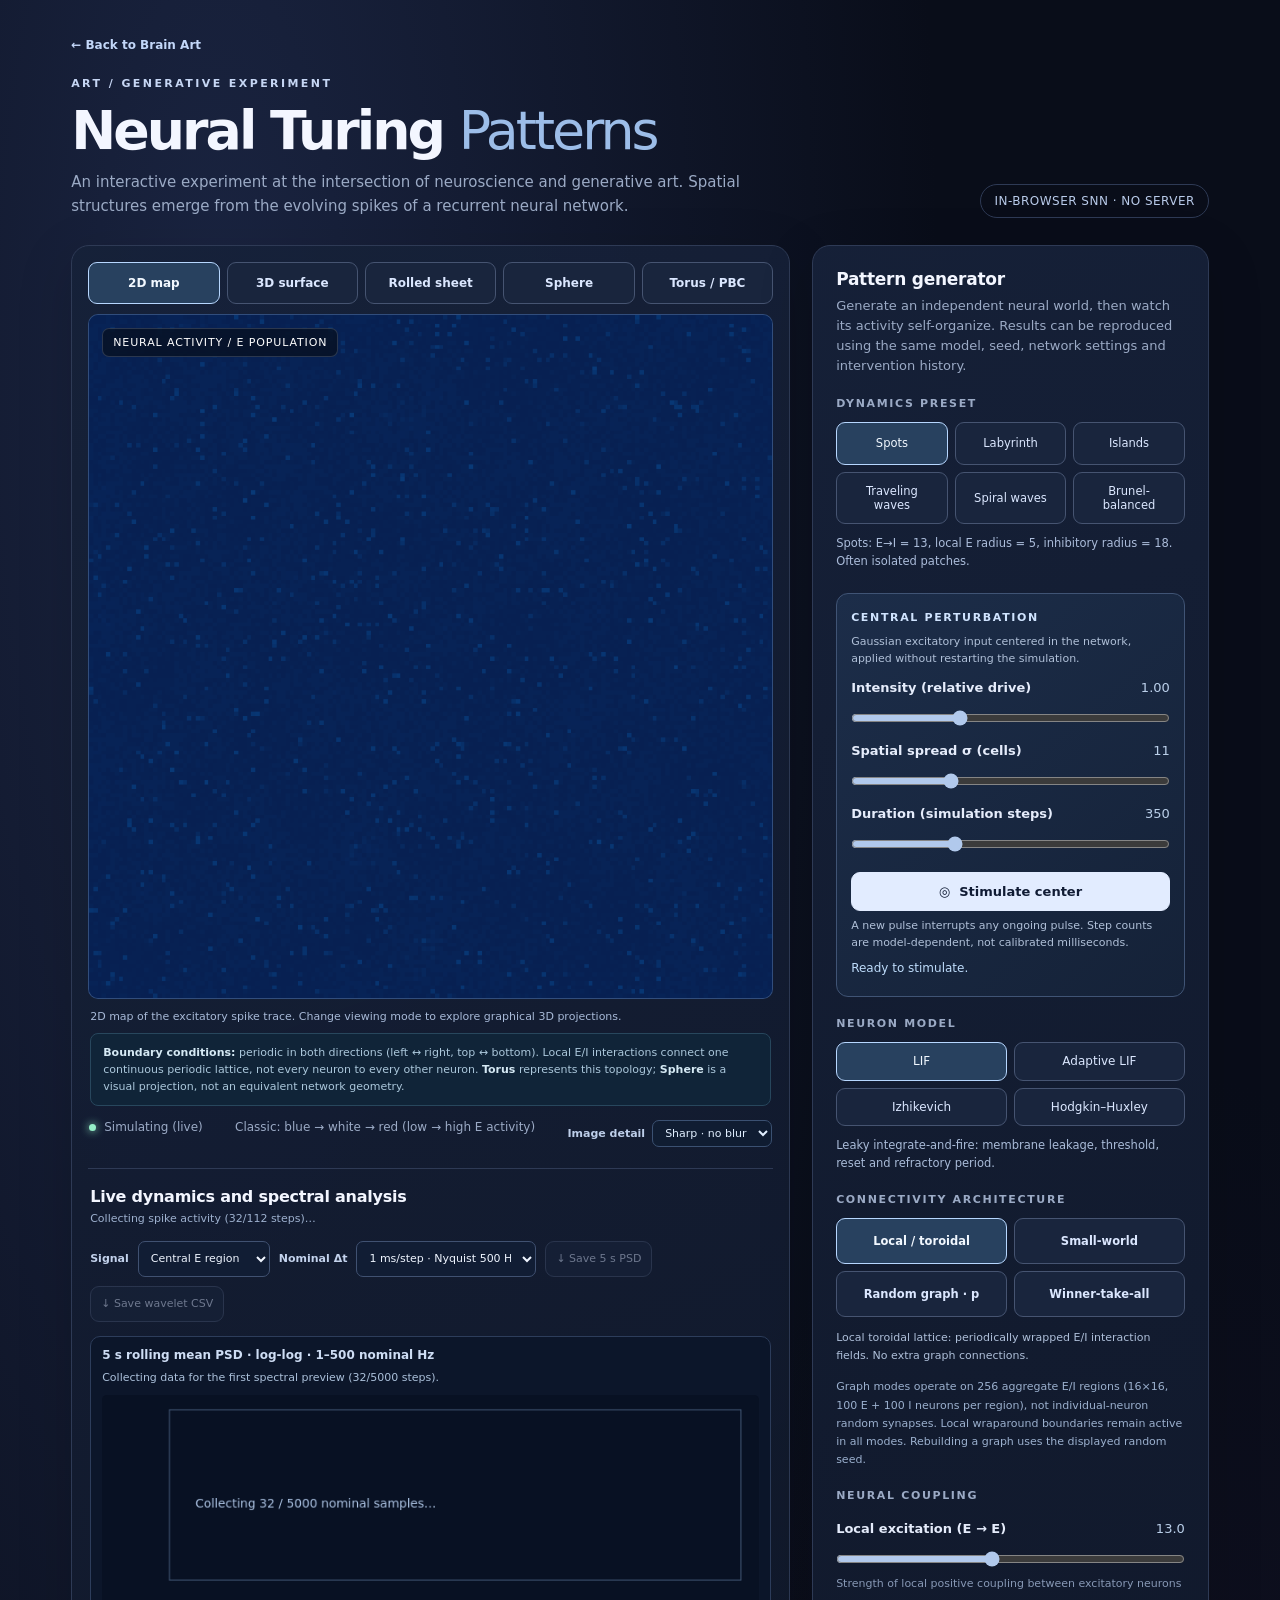
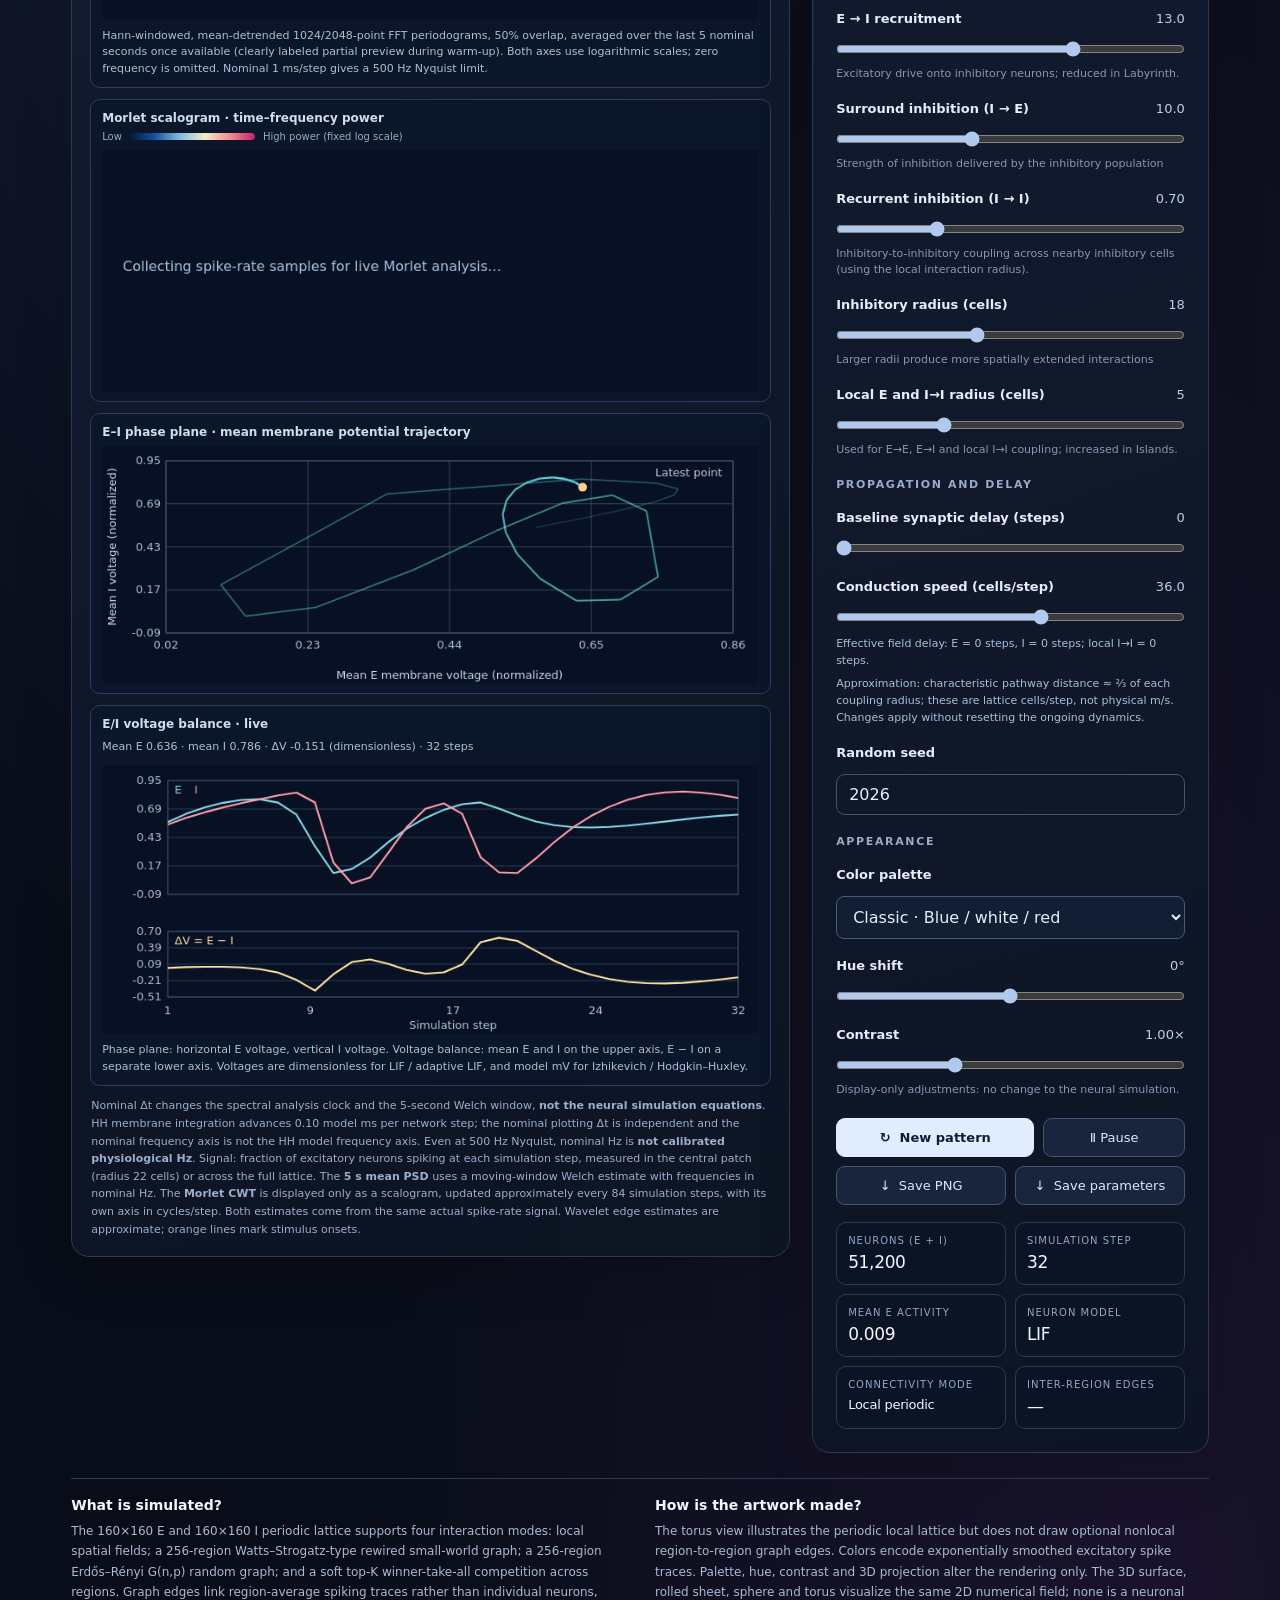
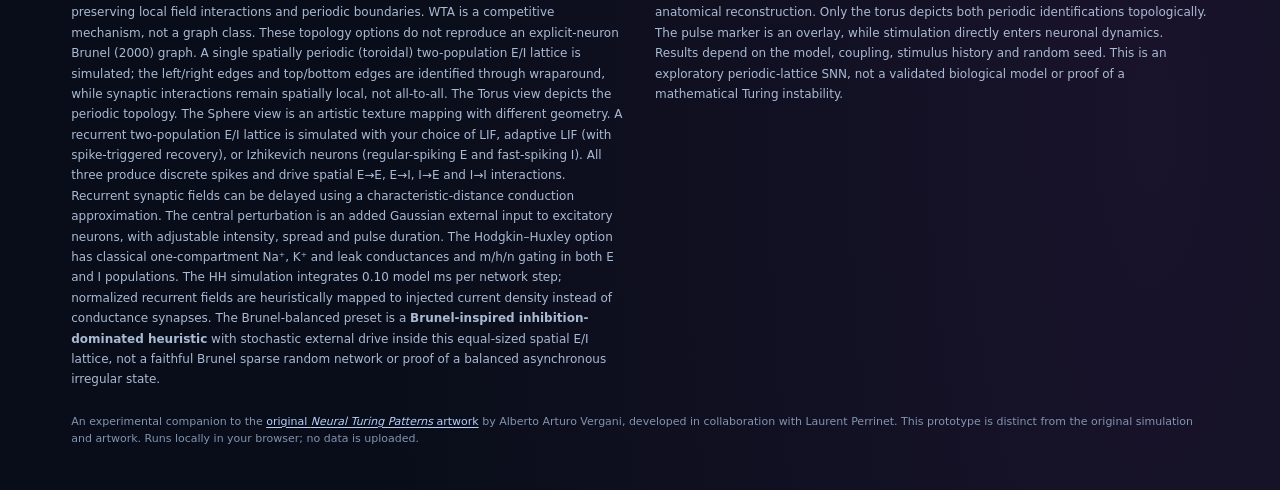
<file: neural-turing-lab.html>
<!doctype html>
<html lang="en">
<head>
  <meta charset="utf-8" />
  <meta name="viewport" content="width=device-width, initial-scale=1" />
  <meta name="description" content="Neural Turing Patterns — an interactive spiking neural network art experiment." />
  <title>Neural Turing Patterns — Interactive Lab</title>
  <style>
    :root{color-scheme:dark;--bg:#090d19;--panel:#11182b;--panel2:#151e34;--line:#2e3a55;--text:#f3f6ff;--muted:#9baac5;--accent:#c9dcff;--red:#f05f7e;--navy:#0d2047}
    *{box-sizing:border-box}
    body{margin:0;min-height:100vh;background:radial-gradient(ellipse at 17% 10%,#1a2441 0%,transparent 48%),radial-gradient(ellipse at 90% 90%,#19132b 0%,transparent 48%),var(--bg);font-family:Inter,ui-sans-serif,system-ui,-apple-system,BlinkMacSystemFont,"Segoe UI",sans-serif;color:var(--text)}
    button,input,select{font:inherit}
    button:focus-visible,input:focus-visible{outline:2px solid #e4eefd;outline-offset:3px}
    .shell{width:min(1240px,100%);padding:34px clamp(18px,4vw,52px) 42px;margin:0 auto}
    .eyebrow{color:#c6d6f4;text-transform:uppercase;font-weight:700;letter-spacing:.22em;font-size:11px;margin:0 0 13px}
    .back-link{display:inline-flex;align-items:center;color:#c3d7f9;margin:0 0 20px;font-size:12px;font-weight:700;text-decoration:none;border-bottom:1px solid transparent;padding-bottom:4px}
    .back-link:hover{color:#fff;border-color:#c3d7f9}
    .head{display:flex;justify-content:space-between;align-items:flex-end;gap:24px;margin-bottom:27px}
    h1{font-size:clamp(32px,4.2vw,58px);font-weight:650;line-height:1.05;letter-spacing:-.055em;margin:0 0 12px}
    h1 em{color:#9cbde8;font-weight:400;font-style:normal}
    .subtitle{color:var(--muted);max-width:670px;line-height:1.55;font-size:15px;margin:0}
    .tag{white-space:nowrap;border:1px solid var(--line);color:#b9cbea;padding:9px 13px;border-radius:99px;font-size:12px;letter-spacing:.04em}
    .layout{display:grid;grid-template-columns:minmax(0,1.45fr) minmax(295px,.8fr);gap:22px;align-items:start}
    .canvas-card,.side{border:1px solid var(--line);background:linear-gradient(160deg,rgba(22,33,57,.94),rgba(13,20,35,.96));border-radius:18px;box-shadow:0 15px 55px rgba(0,0,0,.15)}
    .canvas-card{padding:16px}
    .art-wrap{position:relative;overflow:hidden;border:1px solid rgba(232,240,255,.18);background:#08285f;aspect-ratio:1;border-radius:10px}
    canvas{display:block;width:100%;height:100%;object-fit:contain}
    .corner-label{position:absolute;top:13px;left:13px;background:rgba(8,15,28,.7);backdrop-filter:blur(7px);border:1px solid rgba(235,242,255,.16);padding:7px 10px;border-radius:7px;color:#fff;font-size:11px;letter-spacing:.08em;text-transform:uppercase;pointer-events:none}
    .art-caption{margin:14px 1px 2px;display:flex;flex-wrap:wrap;justify-content:space-between;gap:8px;color:var(--muted);font-size:12px}
    .render-detail{display:inline-flex;align-items:center;gap:7px;flex-wrap:wrap}
    .render-detail label{margin:0;font-size:11px;color:#bdcee9}
    .render-detail select{background:#101d32;border:1px solid #3b5172;color:#e1efff;border-radius:7px;padding:5px 8px;font-size:11px}


    /* View modes render the same underlying 2D SNN activity; 3D is illustrative. */
    [hidden]{display:none!important}
    .view-bar{display:grid;grid-template-columns:repeat(5,minmax(0,1fr));gap:7px;margin-bottom:10px}
    .boundary-note{color:#abc7db;font-size:11px;line-height:1.55;margin:2px 2px 12px;padding:10px 12px;border:1px solid #28475d;border-radius:8px;background:#102438}
    .boundary-note strong{color:#d5e9f4}
    .view-bar button{font-size:12px;padding:10px 6px;min-height:42px;font-weight:650}
    .view-options{display:flex;flex-wrap:wrap;gap:13px;padding:12px;margin-bottom:10px;border:1px solid #354c70;background:#12213b;border-radius:9px}
    .view-control{display:grid;grid-template-columns:minmax(0,1fr) auto;column-gap:13px;row-gap:6px;width:100%;align-items:center}
    .view-control label{margin:0;font-size:11px}
    .view-control output{font-size:11px}
    .view-control input{grid-column:1 / -1}
    #art3d{touch-action:none;cursor:grab}
    #art3d:active{cursor:grabbing}
    .view-note{color:#a7b9d7;font-size:11px;line-height:1.55;margin:9px 2px 8px}
    .appearance-control select{width:100%;background:#111e34;border:1px solid #455b7a;border-radius:8px;padding:10px 12px;color:#e5eefc;min-height:42px}
    .stim-panel{margin:10px 0 19px;padding:16px 14px}
    @media(max-width:640px){.view-bar{grid-template-columns:repeat(3,minmax(0,1fr))}}
    @media(max-width:460px){.view-bar button{font-size:11px;padding:10px 4px}}

    /* Real-time CWT analysis, kept beneath the generated image. */
    .wavelet-panel{margin-top:21px;padding:18px 2px 2px;border-top:1px solid var(--line)}
    .wavelet-heading{display:flex;justify-content:space-between;align-items:flex-start;gap:13px;flex-wrap:wrap;margin-bottom:14px}
    .wavelet-heading h2{font-size:16px;letter-spacing:-.015em;margin:0 0 5px}
    .wavelet-heading p{font-size:11px;line-height:1.5;color:#9db0ce;margin:0}
    .wavelet-tools{display:flex;align-items:center;gap:9px;flex-wrap:wrap}
    .wavelet-tools label{font-size:11px;color:#c3d2ec;font-weight:650;margin:0}
    .wavelet-tools select{background:#111d34;border:1px solid #405171;border-radius:7px;padding:7px 8px;color:#eff5ff;font-size:11px;max-width:180px;min-height:36px}
    .wavelet-tools button{font-size:11px;padding:7px 10px;min-height:36px}
    .wavelet-tools button:disabled{cursor:default;opacity:.45}
    .wavelet-chart{margin:0 0 11px;padding:11px 11px 9px;background:#0c162a;border:1px solid #2d3d5b;border-radius:10px}
    .wavelet-chart h3{font-size:12px;font-weight:680;color:#ceddf4;margin:0 0 7px}
    .wavelet-chart canvas{display:block;width:100%;height:auto;aspect-ratio:auto;object-fit:contain;border-radius:5px;background:#081123}
    .wavelet-scale{display:flex;align-items:center;gap:8px;font-size:10px;color:#96abc8;margin:-1px 0 8px}
    .wavelet-scale-gradient{height:7px;flex:0 1 125px;border-radius:99px;background:linear-gradient(90deg,#071837,#14549c,#84badf,#f5e9c8,#f38b8e,#bf236a)}
    .wavelet-explainer{font-size:11px;line-height:1.6;color:#9aafcc;margin:5px 1px 0}
    .wavelet-info{color:#c6d9f6}

    .preset-desc{margin:-9px 0 17px;color:#abbcda;font-size:11.5px;line-height:1.6}
    .propagation-note{color:#a8bfda;line-height:1.55;margin:6px 0 2px;font-size:11px}
    .spectral-description{margin:4px 0 9px;color:#abc0da;font-size:11px;line-height:1.6}
    .spectral-description strong{color:#ddeafc}
    .spectral-chart-caption{margin:8px 0 1px;font-size:11px;color:#a9bfdb;line-height:1.5}
    .live-dot{width:7px;height:7px;border-radius:100%;background:#95efc8;display:inline-block;margin-right:8px;box-shadow:0 0 9px #95efc8}
    .live-dot.pause{background:#bac7de;box-shadow:none}
    .side{padding:23px}
    .side-title{font-size:17px;margin:0 0 7px;font-weight:650;letter-spacing:-.015em}
    .side-desc{color:var(--muted);font-size:13px;line-height:1.55;margin:0 0 19px}
    label{display:block;color:#e5ecfb;font-size:13px;font-weight:600;margin-bottom:9px}
    .section-title{font-size:11px;text-transform:uppercase;letter-spacing:.15em;color:var(--muted);font-weight:800;margin:20px 0 12px}
    .presets{display:grid;grid-template-columns:repeat(3,minmax(0,1fr));gap:7px;margin-bottom:19px}
    .model-presets{grid-template-columns:repeat(2,minmax(0,1fr))}
    .model-presets button{padding:11px 5px;font-size:12px;line-height:1.2}
    .hh-detail{padding:10px 12px;background:#15283a;border:1px solid #315067;border-radius:8px;margin:-7px 0 20px}

    .topology-presets{grid-template-columns:repeat(2,minmax(0,1fr));margin-bottom:12px}
    .topology-presets button{padding:11px 7px;min-height:46px;font-size:11.5px;line-height:1.3;font-weight:650}
    .topology-description,.topology-footnote{color:#aebfd9;font-size:11px;line-height:1.65;margin:0 0 13px}
    .topology-footnote{margin:9px 0 19px;color:#9bb0ce}
    .topology-panel{background:#13263e;border:1px solid #395571;border-radius:10px;padding:13px 14px 15px;margin-bottom:14px}
    .topology-panel .control{margin:8px 0 14px}
    .topology-panel .control:last-of-type{margin-bottom:4px}
    .topology-panel label{font-size:11.5px}
    .topology-readout{border-top:1px solid #3c5874;margin:11px 0 0;padding-top:10px;font-size:11px;color:#c6e3f4;line-height:1.55;font-variant-numeric:tabular-nums}

    .wave-presets button{min-height:43px;font-size:11.5px}
    .wave-controls[hidden]{display:none}
    .wave-controls{padding:13px 15px 16px;background:#142541;border:1px solid #3d5679;border-radius:9px;margin:-6px 0 19px}
    .wave-controls .control{margin-top:12px}
    .wave-controls .hint{color:#b1c6e4}
    .model-description{color:#a9bbd8;font-size:11.5px;line-height:1.55;min-height:36px;margin:-8px 0 20px}
    .stim-panel{margin-top:23px;padding:17px 14px 15px;border:1px solid #405475;border-radius:12px;background:linear-gradient(140deg,#1c2d49,#152238)}
    .stim-panel .section-title{margin:0 0 10px;color:#d0e4ff}
    .stim-panel .control{margin-top:13px}
    .stim-panel .hint{color:#b0bdd3}
    .stim-action{width:100%;margin:16px 0 7px}
    .stim-note{font-size:11px;color:#b0c0d8;line-height:1.5;margin:0}
    .stim-readout{font-size:12px;color:#bedcfb;min-height:20px;margin-top:10px;font-variant-numeric:tabular-nums}
    .stim-readout.active{color:#ffd1c6}
    button{cursor:pointer;border:1px solid #465471;color:#dbe7ff;background:#19253d;border-radius:9px;padding:11px 10px;transition:background .16s,border-color .16s,transform .16s;font-size:13px}
    button:hover{background:#293853;border-color:#8eaad0}
    button:active{transform:translateY(1px)}
    button.selected{border-color:#b7d7ff;background:#28415f;color:#f2f8ff}
    .primary{background:#e2ecff;color:#101b34;border-color:#e2ecff;font-weight:700}
    .primary:hover{background:#b9d3fa;color:#101b34}
    .btnrow{display:grid;grid-template-columns:1.4fr 1fr;gap:9px;margin-top:20px}
    .btnrow.secondary{grid-template-columns:1fr 1fr;margin-top:9px}
    .control{margin-top:19px}
    .labelrow{display:flex;align-items:baseline;justify-content:space-between;gap:10px;margin-bottom:5px}
    output{color:#bacfe9;font-size:13px;font-variant-numeric:tabular-nums}
    input[type=range]{width:100%;accent-color:#b1c9ec;cursor:pointer;margin:1px 0}
    .hint{font-size:11px;color:#8798b5;margin-top:5px;line-height:1.45}
    input[type=number]{width:100%;background:#0f1829;border:1px solid #465471;border-radius:9px;padding:10px 12px;color:#e3edff;font-variant-numeric:tabular-nums}
    .stats{display:grid;grid-template-columns:repeat(2,minmax(0,1fr));gap:9px;margin-top:17px}
    .stat{background:rgba(11,20,37,.85);border:1px solid #2b3a56;padding:12px 11px;border-radius:10px}
    .stat-title{font-size:10px;color:#91a5c6;text-transform:uppercase;letter-spacing:.1em;margin-bottom:6px}
    .stat-value{font-size:17px;letter-spacing:-.02em;font-variant-numeric:tabular-nums}
    .stat-small{font-size:13px;line-height:1.45}
    .about{border-top:1px solid var(--line);margin-top:25px;padding-top:18px;display:grid;grid-template-columns:1fr 1fr;gap:30px}
    .about h2{font-size:14px;margin:0 0 8px}
    .about p{margin:0;color:#a9bad3;font-size:12px;line-height:1.7}
    footer{margin-top:23px;color:#8194b1;font-size:11px;line-height:1.6}
    footer a{color:#b6cffa;text-underline-offset:2px}
    @media(max-width:850px){.layout{grid-template-columns:1fr}.side{padding:20px}.head{align-items:flex-start;flex-direction:column}.about{grid-template-columns:1fr;gap:15px}.shell{padding-top:22px}}
    @media(prefers-reduced-motion:reduce){button{transition:none}}
  </style>
</head>
<body>
  <main class="shell">
    <a class="back-link" href="index.html#brain-art">← Back to Brain Art</a>
    <header class="head">
      <div>
        <p class="eyebrow">ART / GENERATIVE EXPERIMENT</p>
        <h1>Neural Turing <em>Patterns</em></h1>
        <p class="subtitle">An interactive experiment at the intersection of neuroscience and generative art. Spatial structures emerge from the evolving spikes of a recurrent neural network.</p>
      </div>
      <div class="tag">IN-BROWSER SNN · NO SERVER</div>
    </header>
    <div class="layout">
      <section class="canvas-card" aria-label="Live neural activity visualization">
        <div class="view-bar" role="group" aria-label="Neural activity visualization">
          <button type="button" class="selected" data-view="2d" aria-pressed="true">2D map</button>
          <button type="button" data-view="surface" aria-pressed="false">3D surface</button>
          <button type="button" data-view="rolled" aria-pressed="false">Rolled sheet</button>
          <button type="button" data-view="sphere" aria-pressed="false">Sphere</button>
          <button type="button" data-view="torus" aria-pressed="false">Torus / PBC</button>
        </div>
        <div class="view-options" id="surfaceControls" hidden>
          <div class="view-control"><label for="viewDepth">Relief exaggeration</label><output id="viewDepthValue">1.20×</output><input id="viewDepth" type="range" min="0" max="3" step="0.1" value="1.2"></div>
        </div>
        <div class="view-options" id="rolledControls" hidden>
          <div class="view-control"><label for="rollAmount">Roll amount</label><output id="rollAmountValue">65%</output><input id="rollAmount" type="range" min="0" max="100" step="1" value="65"></div>
        </div>
        <div class="art-wrap">
          <canvas id="art" width="768" height="768" role="img" aria-label="Activity map of an evolving two-population spiking neural network. Blue areas have lower excitatory firing, red areas higher firing."></canvas>
          <canvas id="art3d" width="768" height="768" hidden tabindex="0" role="img" aria-label="Rotatable 3D visual rendering of the simulated two-dimensional excitatory neural activity map. Drag or use arrow keys to rotate."></canvas>
          <div class="corner-label" id="viewCorner">Neural activity / E population</div>
        </div>
        <p class="view-note" id="viewNote">2D map of the excitatory spike trace. Change viewing mode to explore graphical 3D projections.</p>
        <p class="boundary-note"><strong>Boundary conditions:</strong> periodic in both directions (left ↔ right, top ↔ bottom). Local E/I interactions connect one continuous periodic lattice, not every neuron to every other neuron. <strong>Torus</strong> represents this topology; <strong>Sphere</strong> is a visual projection, not an equivalent network geometry.</p>
        <div class="art-caption">
          <span><span id="led" class="live-dot"></span><span id="status" role="status" aria-live="polite">Simulating</span></span>
          <span id="paletteCaption">Classic: blue → white → red (low → high E activity)</span>
          <span class="render-detail"><label for="renderDetail">Image detail</label>
            <select id="renderDetail" aria-label="Choose sharp or smooth display">
              <option value="sharp" selected>Sharp · no blur</option>
              <option value="smooth">Smooth</option>
            </select>
          </span>
        </div>
        <section class="wavelet-panel" aria-label="Real-time wavelet spectral analysis">
          <div class="wavelet-heading">
            <div>
              <h2>Live dynamics and spectral analysis</h2>
              <p id="waveletInfo" class="wavelet-info" aria-live="off">Collecting spike activity…</p>
            </div>
            <div class="wavelet-tools">
              <label for="waveletRegion">Signal</label>
              <select id="waveletRegion" aria-label="Select the excitatory population activity to analyze">
                <option value="center" selected>Central E region</option>
                <option value="whole">Whole E network</option>
              </select>
              <label for="analysisStepMs">Nominal Δt</label>
              <select id="analysisStepMs" aria-label="Nominal analysis time per simulation step">
                <option value="1" selected>1 ms/step · Nyquist 500 Hz</option>
                <option value="0.5">0.5 ms/step · Nyquist 1000 Hz</option>
              </select>
              <button id="meanPSDExport" type="button" disabled>↓ Save 5 s PSD</button>
              <button id="waveletExport" type="button" disabled>↓ Save wavelet CSV</button>
            </div>
          </div>
          <div class="wavelet-chart">
            <h3>5 s rolling mean PSD · log-log · 1–500 nominal Hz</h3>
            <p id="meanPSDInfo" class="spectral-description">Collecting the first 5-second analysis window…</p>
            <canvas id="meanPSD" width="760" height="260" role="img" aria-label="Log-log Welch mean PSD from 1 to 500 nominal Hz, computed from a five-second sliding window of excitatory population spikes"></canvas>
            <p class="spectral-chart-caption">Hann-windowed, mean-detrended 1024/2048-point FFT periodograms, 50% overlap, averaged over the last 5 nominal seconds once available (clearly labeled partial preview during warm-up). Both axes use logarithmic scales; zero frequency is omitted. Nominal 1 ms/step gives a 500 Hz Nyquist limit.</p>
          </div>
          <div class="wavelet-chart">
            <h3>Morlet scalogram · time–frequency power</h3>
            <div class="wavelet-scale"><span>Low</span><span class="wavelet-scale-gradient" aria-hidden="true"></span><span>High power (fixed log scale)</span></div>
            <canvas id="waveletMap" width="760" height="280" role="img" aria-label="Live continuous Morlet wavelet time–frequency power map with stimulation onset markers"></canvas>
          </div>
          <div class="wavelet-chart">
            <h3>E–I phase plane · mean membrane potential trajectory</h3>
            <canvas id="phasePlane" width="760" height="275" role="img" aria-label="Real-time population phase-plane trajectory of mean excitatory versus inhibitory neuron membrane potentials"></canvas>
          </div>
          <div class="wavelet-chart">
            <h3>E/I voltage balance · live</h3>
            <p id="voltageInfo" class="spectral-description">Collecting membrane-potential samples…</p>
            <canvas id="voltageBalance" width="760" height="312" role="img" aria-label="Live mean excitatory and inhibitory membrane potential traces, with voltage difference beneath"></canvas>
            <p class="spectral-chart-caption">Phase plane: horizontal E voltage, vertical I voltage. Voltage balance: mean E and I on the upper axis, E − I on a separate lower axis. Voltages are dimensionless for LIF / adaptive LIF, and model mV for Izhikevich / Hodgkin–Huxley.</p>
          </div>
          <p class="wavelet-explainer">Nominal Δt changes the spectral analysis clock and the 5-second Welch window, <strong>not the neural simulation equations</strong>. HH membrane integration advances 0.10 model ms per network step; the nominal plotting Δt is independent and the nominal frequency axis is not the HH model frequency axis. Even at 500 Hz Nyquist, nominal Hz is <strong>not calibrated physiological Hz</strong>. Signal: fraction of excitatory neurons spiking at each simulation step, measured in the central patch (radius 22 cells) or across the full lattice. The <strong>5 s mean PSD</strong> uses a moving-window Welch estimate with frequencies in nominal Hz. The <strong>Morlet CWT</strong> is displayed only as a scalogram, updated approximately every 84 simulation steps, with its own axis in cycles/step. Both estimates come from the same actual spike-rate signal. Wavelet edge estimates are approximate; orange lines mark stimulus onsets.</p>
        </section>
      </section>
      <aside class="side" aria-label="Simulation controls">
        <h2 class="side-title">Pattern generator</h2>
        <p class="side-desc">Generate an independent neural world, then watch its activity self-organize. Results can be reproduced using the same model, seed, network settings and intervention history.</p>
        <div class="section-title">Dynamics preset</div>
        <div class="presets wave-presets" role="group" aria-label="Select a dynamics preset">
          <button class="selected" data-preset="spots" aria-pressed="true">Spots</button>
          <button data-preset="maze" aria-pressed="false">Labyrinth</button>
          <button data-preset="islands" aria-pressed="false">Islands</button>
          <button data-preset="traveling" aria-pressed="false">Traveling waves</button>
          <button data-preset="spiral" aria-pressed="false">Spiral waves</button>
          <button data-preset="brunel" aria-pressed="false">Brunel-balanced</button>
        </div>
        <p id="presetDescription" class="preset-desc">Spots: E→I = 13, local E radius = 5, inhibitory radius = 18. Often isolated patches.</p>
        <div id="waveControls" class="wave-controls" hidden>
          <p class="hint">Driven-wave modes: a propagating or rotating spatial input drives the genuine E/I spiking network. Wavefronts are therefore stimulated responses, not proven self-sustaining waves.</p>
          <div class="control">
            <div class="labelrow"><label for="wavePeriod">Drive period (steps)</label><output id="wavePeriodValue">150</output></div>
            <input type="range" id="wavePeriod" min="50" max="300" step="10" value="150"/>
          </div>
          <div class="control">
            <div class="labelrow"><label for="waveAmplitude">Wave drive amplitude</label><output id="waveAmplitudeValue">1.40</output></div>
            <input type="range" id="waveAmplitude" min="0.25" max="2.5" step="0.05" value="1.4"/>
          </div>
        </div>
        <section class="stim-panel" aria-label="Focal central stimulation">
          <h3 class="section-title">Central perturbation</h3>
          <p class="stim-note">Gaussian excitatory input centered in the network, applied without restarting the simulation.</p>
          <div class="control">
            <div class="labelrow"><label for="stimIntensity">Intensity (relative drive)</label><output id="stimIntensityValue">1.00</output></div>
            <input type="range" id="stimIntensity" min="0.25" max="2.5" step="0.25" value="1" />
          </div>
          <div class="control">
            <div class="labelrow"><label for="stimRadius">Spatial spread σ (cells)</label><output id="stimRadiusValue">11</output></div>
            <input type="range" id="stimRadius" min="4" max="27" step="1" value="11" />
          </div>
          <div class="control">
            <div class="labelrow"><label for="stimDuration">Duration (simulation steps)</label><output id="stimDurationValue">350</output></div>
            <input type="range" id="stimDuration" min="50" max="1000" step="50" value="350" />
          </div>
          <button class="primary stim-action" id="stimulate">◎ &nbsp;Stimulate center</button>
          <p class="stim-note">A new pulse interrupts any ongoing pulse. Step counts are model-dependent, not calibrated milliseconds.</p>
          <div class="stim-readout" id="stimStatus" role="status" aria-live="polite">Ready to stimulate.</div>
        </section>
        <div class="section-title">Neuron model</div>
        <div class="presets model-presets" role="group" aria-label="Select spiking neuron model">
          <button class="selected" data-model="lif" aria-pressed="true">LIF</button>
          <button data-model="alif" aria-pressed="false">Adaptive LIF</button>
          <button data-model="izh" aria-pressed="false">Izhikevich</button>
          <button data-model="hh" aria-pressed="false" aria-label="Hodgkin-Huxley single-compartment neuron">Hodgkin–Huxley</button>
        </div>
        <p class="model-description" id="modelDescription">Leaky integrate-and-fire: membrane leakage, threshold, reset and refractory period.</p>
        <p class="model-description hh-detail" id="hhModelNote" hidden>Single-compartment HH membrane: Na⁺, K⁺ and leak currents, with m/h/n gates. Two 0.05-ms integration substeps per network step (0.10 model ms). Spikes are upward 0-mV crossings. The E/I couplings are mapped heuristically into membrane current density; presets are not biophysically calibrated.</p>
        <div class="section-title">Connectivity architecture</div>
        <div class="presets topology-presets" role="group" aria-label="Network connectivity architecture">
          <button type="button" class="selected" data-topology="spatial" aria-pressed="true">Local / toroidal</button>
          <button type="button" data-topology="smallworld" aria-pressed="false">Small-world</button>
          <button type="button" data-topology="random" aria-pressed="false">Random graph · p</button>
          <button type="button" data-topology="wta" aria-pressed="false">Winner-take-all</button>
        </div>
        <p class="topology-description" id="topologyDescription">Periodic local E/I coupling; no additional long-range graph.</p>
        <div class="topology-panel" id="graphControls" hidden>
          <div id="smallworldControls" hidden>
            <div class="control">
              <div class="labelrow"><label for="wsDegree">Initial ring degree K</label><output id="wsDegreeValue">8</output></div>
              <input id="wsDegree" type="range" min="2" max="24" step="2" value="8"/>
            </div>
            <div class="control">
              <div class="labelrow"><label for="wsBeta">Rewiring probability β</label><output id="wsBetaValue">0.12</output></div>
              <input id="wsBeta" type="range" min="0" max="1" step="0.01" value="0.12"/>
            </div>
          </div>
          <div id="randomControls" hidden>
            <div class="control">
              <div class="labelrow"><label for="erProbability">Connection probability p</label><output id="erProbabilityValue">0.080</output></div>
              <input id="erProbability" type="range" min="0" max="1" step="0.001" value="0.08"/>
              <p class="hint">Erdős–Rényi G(256,p): independent undirected edges between region pairs. At p = 0 there are no inter-region edges; at p = 1 every pair is connected.</p>
            </div>
          </div>
          <div class="control">
            <div class="labelrow"><label for="graphMix">Inter-region coupling mix</label><output id="graphMixValue">0.60</output></div>
            <input id="graphMix" type="range" min="0" max="1" step="0.05" value="0.60"/>
            <p class="hint">0 = local only · 1 = region-graph input only. Excitatory and inhibitory population traces both contribute.</p>
          </div>
          <p id="graphSummary" class="topology-readout" aria-live="polite">Graph not built.</p>
        </div>
        <div class="topology-panel" id="wtaControls" hidden>
          <div class="control">
            <div class="labelrow"><label for="wtaWinners">Winning regions (top K)</label><output id="wtaWinnersValue">4</output></div>
            <input id="wtaWinners" type="range" min="1" max="24" step="1" value="4"/>
          </div>
          <div class="control">
            <div class="labelrow"><label for="wtaStrength">Competition strength</label><output id="wtaStrengthValue">1.40</output></div>
            <input id="wtaStrength" type="range" min="0" max="3" step="0.1" value="1.4"/>
          </div>
          <p class="hint">Soft top-K winner-take-all: non-winning regions receive extra suppressive E input once activity develops. WTA is a competitive motif, not a standalone graph topology.</p>
        </div>
        <p class="topology-footnote">Graph modes operate on 256 aggregate E/I regions (16×16, 100 E + 100 I neurons per region), not individual-neuron random synapses. Local wraparound boundaries remain active in all modes. Rebuilding a graph uses the displayed random seed.</p>
        <div class="section-title">Neural coupling</div>
        <div class="control">
          <div class="labelrow"><label for="exc">Local excitation (E → E)</label><output id="excValue">13.0</output></div>
          <input type="range" id="exc" min="9" max="18" value="13" step="0.5" />
          <div class="hint">Strength of local positive coupling between excitatory neurons</div>
        </div>
        <div class="control">
          <div class="labelrow"><label for="iexc">E → I recruitment</label><output id="iexcValue">13.0</output></div>
          <input type="range" id="iexc" min="2" max="18" value="13" step="0.5" />
          <div class="hint">Excitatory drive onto inhibitory neurons; reduced in Labyrinth.</div>
        </div>
        <div class="control">
          <div class="labelrow"><label for="inh">Surround inhibition (I → E)</label><output id="inhValue">10.0</output></div>
          <input type="range" id="inh" min="5" max="18" value="10" step="0.5" />
          <div class="hint">Strength of inhibition delivered by the inhibitory population</div>
        </div>
        <div class="control">
          <div class="labelrow"><label for="iinh">Recurrent inhibition (I → I)</label><output id="iinhValue">0.70</output></div>
          <input id="iinh" type="range" min="0" max="2.5" value="0.7" step="0.05" />
          <div class="hint">Inhibitory-to-inhibitory coupling across nearby inhibitory cells (using the local interaction radius).</div>
        </div>
        <div class="control">
          <div class="labelrow"><label for="radius">Inhibitory radius (cells)</label><output id="radiusValue">18</output></div>
          <input type="range" id="radius" min="6" max="36" value="18" step="1" />
          <div class="hint">Larger radii produce more spatially extended interactions</div>
        </div>
        <div class="control">
          <div class="labelrow"><label for="local">Local E and I→I radius (cells)</label><output id="localValue">5</output></div>
          <input type="range" id="local" min="2" max="12" value="5" step="1" />
          <div class="hint">Used for E→E, E→I and local I→I coupling; increased in Islands.</div>
        </div>
        <div class="section-title">Propagation and delay</div>
        <div class="control">
          <div class="labelrow"><label for="synDelay">Baseline synaptic delay (steps)</label><output id="synDelayValue">0</output></div>
          <input id="synDelay" type="range" min="0" max="12" value="0" step="1" />
        </div>
        <div class="control">
          <div class="labelrow"><label for="conductionSpeed">Conduction speed (cells/step)</label><output id="conductionSpeedValue">36.0</output></div>
          <input id="conductionSpeed" type="range" min="1" max="60" value="36" step="1" />
        </div>
        <p class="propagation-note" id="effectiveDelays">Effective delays E: 0 steps, I: 0 steps.</p>
        <p class="propagation-note">Approximation: characteristic pathway distance ≈ ⅔ of each coupling radius; these are lattice cells/step, not physical m/s. Changes apply without resetting the ongoing dynamics.</p>
        <div class="control">
          <div class="labelrow"><label for="seed">Random seed</label></div>
          <input type="number" id="seed" min="1" max="2147483647" step="1" value="2026" inputmode="numeric" />
        </div>
        <div class="section-title">Appearance</div>
        <div class="control appearance-control">
          <div class="labelrow"><label for="palette">Color palette</label></div>
          <select id="palette" aria-label="Select color palette">
            <option value="classic" selected>Classic · Blue / white / red</option>
            <option value="fire">Fire</option>
            <option value="ocean">Ocean</option>
            <option value="viridis">Viridis-inspired</option>
            <option value="plasma">Plasma-inspired</option>
            <option value="grayscale">Grayscale</option>
          </select>
        </div>
        <div class="control">
          <div class="labelrow"><label for="hue">Hue shift</label><output id="hueValue">0°</output></div>
          <input id="hue" type="range" min="-180" max="180" step="5" value="0"/>
        </div>
        <div class="control">
          <div class="labelrow"><label for="contrast">Contrast</label><output id="contrastValue">1.00×</output></div>
          <input id="contrast" type="range" min="0.5" max="2" step="0.05" value="1"/>
          <p class="hint">Display-only adjustments: no change to the neural simulation.</p>
        </div>
        <div class="btnrow">
          <button class="primary" id="generate">↻ &nbsp;New pattern</button>
          <button id="toggle">Ⅱ &nbsp;Pause</button>
        </div>
        <div class="btnrow secondary">
          <button id="png">↓ &nbsp;Save PNG</button>
          <button id="config">↓ &nbsp;Save parameters</button>
        </div>
        <div class="stats" aria-label="Simulation data">
          <div class="stat"><div class="stat-title">Neurons (E + I)</div><div class="stat-value" id="neurons">51,200</div></div>
          <div class="stat"><div class="stat-title">Simulation step</div><div class="stat-value" id="step">0</div></div>
          <div class="stat"><div class="stat-title">Mean E activity</div><div class="stat-value" id="activity">0.000</div></div>
          <div class="stat"><div class="stat-title">Neuron model</div><div class="stat-value" id="modelStat">LIF</div></div>
          <div class="stat"><div class="stat-title">Connectivity mode</div><div class="stat-value stat-small" id="topologyStat">Local periodic</div></div>
          <div class="stat"><div class="stat-title">Inter-region edges</div><div class="stat-value" id="edgeStat">—</div></div>
        </div>
      </aside>
    </div>
    <section class="about" aria-label="Scientific model and limitations">
      <div>
        <h2>What is simulated?</h2>
        <p>The 160×160 E and 160×160 I periodic lattice supports four interaction modes: local spatial fields; a 256-region Watts–Strogatz-type rewired small-world graph; a 256-region Erdős–Rényi G(n,p) random graph; and a soft top-K winner-take-all competition across regions. Graph edges link region-average spiking traces rather than individual neurons, preserving local field interactions and periodic boundaries. WTA is a competitive mechanism, not a graph class. These topology options do not reproduce an explicit-neuron Brunel (2000) graph. A single spatially periodic (toroidal) two-population E/I lattice is simulated; the left/right edges and top/bottom edges are identified through wraparound, while synaptic interactions remain spatially local, not all-to-all. The Torus view depicts the periodic topology. The Sphere view is an artistic texture mapping with different geometry. A recurrent two-population E/I lattice is simulated with your choice of LIF, adaptive LIF (with spike-triggered recovery), or Izhikevich neurons (regular-spiking E and fast-spiking I). All three produce discrete spikes and drive spatial E→E, E→I, I→E and I→I interactions. Recurrent synaptic fields can be delayed using a characteristic-distance conduction approximation. The central perturbation is an added Gaussian external input to excitatory neurons, with adjustable intensity, spread and pulse duration. The Hodgkin–Huxley option has classical one-compartment Na⁺, K⁺ and leak conductances and m/h/n gating in both E and I populations. The HH simulation integrates 0.10 model ms per network step; normalized recurrent fields are heuristically mapped to injected current density instead of conductance synapses. The Brunel-balanced preset is a <strong>Brunel-inspired inhibition-dominated heuristic</strong> with stochastic external drive inside this equal-sized spatial E/I lattice, not a faithful Brunel sparse random network or proof of a balanced asynchronous irregular state.</p>
      </div>
      <div>
        <h2>How is the artwork made?</h2>
        <p>The torus view illustrates the periodic local lattice but does not draw optional nonlocal region-to-region graph edges. Colors encode exponentially smoothed excitatory spike traces. Palette, hue, contrast and 3D projection alter the rendering only. The 3D surface, rolled sheet, sphere and torus visualize the same 2D numerical field; none is a neuronal anatomical reconstruction. Only the torus depicts both periodic identifications topologically. The pulse marker is an overlay, while stimulation directly enters neuronal dynamics. Results depend on the model, coupling, stimulus history and random seed. This is an exploratory periodic-lattice SNN, not a validated biological model or proof of a mathematical Turing instability.</p>
      </div>
    </section>
    <footer>
      An experimental companion to the <a href="https://github.com/albertoarturovergani/neural-turing-patterns" target="_blank" rel="noopener noreferrer">original <em>Neural Turing Patterns</em> artwork</a> by Alberto Arturo Vergani, developed in collaboration with Laurent Perrinet.
      This prototype is distinct from the original simulation and artwork. Runs locally in your browser; no data is uploaded.
    </footer>
  </main>
  <script>
    'use strict';
    // Experimental E/I spatial SNN with interchangeable LIF, adaptive LIF, Izhikevich and single-compartment Hodgkin–Huxley equations.
    // 160 × 160 excitatory + 160 × 160 inhibitory cells = 51,200; toroidal lattice.
    // Local synaptic fields are periodic square-kernel convolutions of spike
    // traces. Optional region-level random/small-world graph coupling and
    // soft WTA add mesoscale connectivity. Not a GIF
    // or a precomputed reaction-diffusion texture.
    const N = 160, LEN = N * N, DT_ALPHA = 0.17, TRACE_DECAY = 0.90;
    const canvas = document.getElementById('art');
    const ctx = canvas.getContext('2d', { alpha: false });
    const tiny = document.createElement('canvas'); tiny.width = N; tiny.height = N;
    const tinyCtx = tiny.getContext('2d', { willReadFrequently: false, alpha: false });
    const image = tinyCtx.createImageData(N, N);
    const $ = id => document.getElementById(id);
    const presets = {
      spots:    {exc:13,inh:10,iinh:.7,radius:18,iexc:13,driveE:1.03,driveI:.90,local:5,poissonRate:0,poissonKick:0},
      maze:     {exc:13,inh:10,iinh:.7,radius:18,iexc:5, driveE:1.03,driveI:.90,local:5,poissonRate:0,poissonKick:0},
      islands:  {exc:13,inh:10,iinh:.7,radius:27,iexc:13,driveE:1.03,driveI:.90,local:7,poissonRate:0,poissonKick:0},
      traveling:{exc:13,inh:10,iinh:.7,radius:18,iexc:13,driveE:.90, driveI:.90,local:5,poissonRate:0,poissonKick:0},
      spiral:   {exc:13,inh:10,iinh:.7,radius:18,iexc:13,driveE:.90, driveI:.90,local:5,poissonRate:0,poissonKick:0},
      brunel:   {exc:14,inh:17,iinh:.50,radius:18,iexc:13,driveE:1.65,driveI:.99,local:5,poissonRate:.10,poissonKick:1.25}
    };
    const presetDescriptions=Object.freeze({
      spots:'Spots: E→I = 13, local E radius = 5, inhibitory radius = 18. Often isolated patches.',
      maze:'Labyrinth: E→I = 5, local E radius = 5, inhibitory radius = 18. Often interlinked bands.',
      islands:'Islands: E→I = 13, local E radius = 7, inhibitory radius = 27. Larger spatial scales.',
      traveling:'Traveling waves: moving-plane external drive through the recurrent spiking lattice. Driven, not demonstrated self-sustaining propagation.',
      spiral:'Spiral waves: rotating spiral-shaped external drive through the recurrent spiking lattice. Driven, not demonstrated self-sustaining spirals.',
      brunel:'Brunel-inspired balanced: stronger inhibition and stochastic external input encourage irregular E/I activity. Lattice approximation, not a Brunel random sparse graph.'
    });
    const cfg = {...presets.spots};
    // Optional 256-node mesoscopic topology over the 51,200-neuron local E/I lattice.
    // Exactly 100 E and 100 I neuron sites contribute to each 10x10 region.
    const PATCH_SIDE=16,PATCH_WIDTH=N/PATCH_SIDE,PATCH_COUNT=PATCH_SIDE*PATCH_SIDE;
    const PATCH_AREA=PATCH_WIDTH*PATCH_WIDTH;
    const patchOfNeuron=new Uint16Array(LEN);
    for(let y=0;y<N;y++)for(let x=0;x<N;x++){
      patchOfNeuron[y*N+x]=Math.floor(y/PATCH_WIDTH)*PATCH_SIDE+Math.floor(x/PATCH_WIDTH);
    }
    const patchE=new Float32Array(PATCH_COUNT),patchI=new Float32Array(PATCH_COUNT);
    const graphE=new Float32Array(PATCH_COUNT),graphI=new Float32Array(PATCH_COUNT);
    const patchPenalty=new Float32Array(PATCH_COUNT);
    const patchWinner=new Uint8Array(PATCH_COUNT);
    const rankedPatches=Array.from({length:PATCH_COUNT},(_,i)=>i);
    let topology='spatial',erProbability=.08,wsDegree=8,wsBeta=.12,graphMix=.60;
    let wtaWinners=4,wtaStrength=1.4,initialConnectivity=null;
    let graphOffsets=new Uint32Array(PATCH_COUNT+1),graphSources=new Uint16Array(0);
    let graphEdges=0,graphSeed=1,graphDegreeMin=0,graphDegreeMax=0;
    const topologyLabels={spatial:'Local periodic',smallworld:'Small-world',random:'Random ER',wta:'Soft WTA'};
    const topologyDescriptions={
      spatial:'Local toroidal lattice: periodically wrapped E/I interaction fields. No extra graph connections.',
      smallworld:'Small-world graph: start from a ring of K neighbors per region and rewire edges with probability β, preserving undirected edge count and excluding self-links.',
      random:'Generic random graph: undirected Erdős–Rényi G(256,p) with independently sampled edges, no self-connections. p is variable from 0 to 1.',
      wta:'Soft top-K winner-take-all: local E/I coupling plus competitive suppression of E drive in regions outside the most active K. This changes network dynamics, not graph edges.'
    };
    function topologyRng(seed){
      let state=((seed>>>0)^0x9e3779b9)>>>0||1;
      return ()=>{state^=state<<13;state^=state>>>17;state^=state<<5;return (state>>>0)/4294967296;};
    }
    function rebuildConnectivity(seed){
      graphSeed=seed>>>0;
      graphEdges=0;
      graphDegreeMin=0;graphDegreeMax=0;
      graphOffsets=new Uint32Array(PATCH_COUNT+1);
      graphSources=new Uint16Array(0);
      if(topology!=='random'&&topology!=='smallworld'){
        refreshTopologySummary();return;
      }
      const rng=topologyRng(graphSeed);
      const neighbors=Array.from({length:PATCH_COUNT},()=>new Set());
      const link=(a,b)=>{neighbors[a].add(b);neighbors[b].add(a);};
      if(topology==='random'){
        // Undirected G(n,p) sample on region pairs, no self-loops.
        for(let a=0;a<PATCH_COUNT;a++)for(let b=a+1;b<PATCH_COUNT;b++){
          if(rng()<erProbability)link(a,b);
        }
      }else{
        // Undirected Watts–Strogatz ring lattice with K neighbors.
        const originalEdges=[];
        for(let a=0;a<PATCH_COUNT;a++)for(let d=1;d<=wsDegree/2;d++){
          const b=(a+d)%PATCH_COUNT;
          link(a,b);originalEdges.push([a,b]);
        }
        for(const [a,b] of originalEdges){
          if(rng()>=wsBeta)continue;
          for(let attempt=0;attempt<1000;attempt++){
            const newB=Math.floor(rng()*PATCH_COUNT);
            if(newB===a||neighbors[a].has(newB))continue;
            neighbors[a].delete(b);neighbors[b].delete(a);
            link(a,newB);break;
          }
        }
      }
      const packed=[];
      let min=Infinity,max=0;
      for(let a=0;a<PATCH_COUNT;a++){
        graphOffsets[a]=packed.length;
        const row=[...neighbors[a]].sort((u,v)=>u-v);
        min=Math.min(min,row.length);max=Math.max(max,row.length);
        packed.push(...row);
      }
      graphOffsets[PATCH_COUNT]=packed.length;
      graphSources=Uint16Array.from(packed);
      graphEdges=packed.length/2;
      graphDegreeMin=min===Infinity?0:min;
      graphDegreeMax=max;
      refreshTopologySummary();
    }
    function refreshTopologySummary(){
      $('topologyStat').textContent=topologyLabels[topology];
      $('edgeStat').textContent=topology==='spatial'||topology==='wta'?'—':graphEdges.toLocaleString('en-US');
      if(topology==='random'||topology==='smallworld'){
        const actual=2*graphEdges/(PATCH_COUNT*(PATCH_COUNT-1));
        $('graphSummary').textContent=PATCH_COUNT+' regions · '+graphEdges.toLocaleString('en-US')+
          ' undirected edges · actual density '+actual.toFixed(3)+
          ' · degree '+graphDegreeMin+'–'+graphDegreeMax+
          ' · seeded graph · local PBC retained';
      }else{
        $('graphSummary').textContent='No additional region-to-region graph in this mode.';
      }
    }
    function setTopologyControls(){
      $('graphControls').hidden=topology!=='random'&&topology!=='smallworld';
      $('randomControls').hidden=topology!=='random';
      $('smallworldControls').hidden=topology!=='smallworld';
      $('wtaControls').hidden=topology!=='wta';
      $('topologyDescription').textContent=topologyDescriptions[topology];
      $('erProbabilityValue').textContent=erProbability.toFixed(3);
      $('wsDegreeValue').textContent=String(wsDegree);
      $('wsBetaValue').textContent=wsBeta.toFixed(2);
      $('graphMixValue').textContent=graphMix.toFixed(2);
      $('wtaWinnersValue').textContent=String(wtaWinners);
      $('wtaStrengthValue').textContent=wtaStrength.toFixed(2);
      document.querySelectorAll('[data-topology]').forEach(b=>{
        const selected=b.dataset.topology===topology;
        b.classList.toggle('selected',selected);b.setAttribute('aria-pressed',String(selected));
      });
      refreshTopologySummary();
    }
    function computeRegionInput(delayedE,delayedI){
      patchE.fill(0);patchI.fill(0);
      for(let j=0;j<LEN;j++){
        const p=patchOfNeuron[j];
        patchE[p]+=delayedE[j];patchI[p]+=delayedI[j];
      }
      for(let p=0;p<PATCH_COUNT;p++){
        patchE[p]/=PATCH_AREA;patchI[p]/=PATCH_AREA;
      }
      if(topology==='wta'){
        // Explicit soft top-K competition based on recent local E activity.
        patchPenalty.fill(0);
        const maxActivity=Math.max(...patchE);
        if(stepCount>=15&&maxActivity>.0005&&wtaStrength>0){
          rankedPatches.sort((a,b)=>patchE[b]-patchE[a]||a-b);
          patchWinner.fill(0);
          for(let k=0;k<wtaWinners;k++)patchWinner[rankedPatches[k]]=1;
          for(let p=0;p<PATCH_COUNT;p++)if(!patchWinner[p]){
            patchPenalty[p]=wtaStrength*(.20+.80*(1-patchE[p]/maxActivity));
          }
        }
        return;
      }
      if(topology!=='random'&&topology!=='smallworld')return;
      for(let dest=0;dest<PATCH_COUNT;dest++){
        const start=graphOffsets[dest],end=graphOffsets[dest+1];
        let sumE=0,sumI=0;
        for(let idx=start;idx<end;idx++){
          const source=graphSources[idx];
          sumE+=patchE[source];sumI+=patchI[source];
        }
        const inverse=end===start?0:1/(end-start);
        graphE[dest]=sumE*inverse;
        graphI[dest]=sumI*inverse;
      }
    }
    const waveCos=new Float32Array(LEN),waveSin=new Float32Array(LEN),waveMask=new Float32Array(LEN);
    let waveMode='none',wavePeriod=150,waveAmplitude=1.4;
    function configureWaveMode(next){
      waveMode=next;
      $('waveControls').hidden=waveMode==='none';
      if(waveMode==='none')return;
      const mid=(N-1)/2;
      for(let y=0;y<N;y++)for(let x=0;x<N;x++){
        const dx=x-mid,dy=y-mid,r=Math.hypot(dx,dy),j=y*N+x;
        const phase=waveMode==='traveling'
          ?(2*Math.PI)*(dx/58+dy/293)
          :Math.atan2(dy,dx)+(2*Math.PI)*r/53;
        waveCos[j]=Math.cos(phase);
        waveSin[j]=Math.sin(phase);
        waveMask[j]=waveMode==='spiral'?r*r/(r*r+44):1;
      }
    }
    const vE = new Float32Array(LEN), vI = new Float32Array(LEN);
    const eTrace = new Float32Array(LEN), iTrace = new Float32Array(LEN);
    const refE = new Uint8Array(LEN), refI = new Uint8Array(LEN);
    const blurE = new Float32Array(LEN), blurI = new Float32Array(LEN), blurILocal = new Float32Array(LEN);
    const blurScratch = new Float32Array(LEN), imageSmooth = new Float32Array(LEN);
    const adaptE = new Float32Array(LEN), adaptI = new Float32Array(LEN);
    const uE = new Float32Array(LEN), uI = new Float32Array(LEN);
    // Classical single-compartment Hodgkin–Huxley channel gates, in E and I.
    const mE=new Float32Array(LEN),hE=new Float32Array(LEN),nE=new Float32Array(LEN);
    const mI=new Float32Array(LEN),hI=new Float32Array(LEN),nI=new Float32Array(LEN);
    const stimMask = new Float32Array(LEN);
    // C=1 µF/cm²; gNa=120, gK=36, gL=0.3 mS/cm²;
    // ENa=50, EK=-77, EL=-54.387 mV. No voltage reset on a spike.
    const HH_DT=.05,HH_SUBSTEPS=2,HH_STEP_MS=HH_DT*HH_SUBSTEPS;
    // 0.25-mV rate table uses stable singularity limits and avoids per-cell exp().
    const HH_LO=-110,HH_HI=70,HH_INV_BIN=4,HH_N=1+(HH_HI-HH_LO)*HH_INV_BIN;
    const hhMInf=new Float32Array(HH_N),hhMDecay=new Float32Array(HH_N);
    const hhHInf=new Float32Array(HH_N),hhHDecay=new Float32Array(HH_N);
    const hhNInf=new Float32Array(HH_N),hhNDecay=new Float32Array(HH_N);
    function hhRatio(x,k){return Math.abs(x)<1e-6?k:x/(-Math.expm1(-x/k));}
    for(let k=0;k<HH_N;k++){
      const v=HH_LO+k/HH_INV_BIN;
      const am=.1*hhRatio(v+40,10),bm=4*Math.exp(-(v+65)/18);
      const ah=.07*Math.exp(-(v+65)/20),bh=1/(1+Math.exp(-(v+35)/10));
      const an=.01*hhRatio(v+55,10),bn=.125*Math.exp(-(v+65)/80);
      hhMInf[k]=am/(am+bm);hhMDecay[k]=Math.exp(-HH_DT*(am+bm));
      hhHInf[k]=ah/(ah+bh);hhHDecay[k]=Math.exp(-HH_DT*(ah+bh));
      hhNInf[k]=an/(an+bn);hhNDecay[k]=Math.exp(-HH_DT*(an+bn));
    }
    function hhIndex(v){return v<=HH_LO?0:v>=HH_HI?HH_N-1:Math.round((v-HH_LO)*HH_INV_BIN);}
    function hhInjectedCurrent(net,excitatory){
      // Dimensionless spatial input is converted to injected µA/cm².
      // Mapping is heuristic, not a fitted HH excitatory/inhibitory synapse.
      return Math.max(-4,Math.min(35,(excitatory?8:7.6)+8*(net-(excitatory?1:0.9))));
    }
    const HH_TRACE_DECAY=Math.exp(-HH_STEP_MS/6),HH_TRACE_KICK=.12;

    // Delayed recurrent synaptic traces use an independent history per population.
    // Effective delay combines a baseline and a characteristic-distance term.
    const D_RING=64,D_MASK=D_RING-1;
    const eDelayRing=new Float32Array(LEN*D_RING);
    const iDelayRing=new Float32Array(LEN*D_RING);
    const zeroTrace=new Float32Array(LEN);
    let synDelay=0,conductionSpeed=36;
    function effectiveDelay(radius){
      return Math.min(D_RING-1,synDelay+Math.round(2*radius/(3*conductionSpeed)));
    }
    function historyField(ring,lag){
      if(stepCount<lag)return zeroTrace;
      const offset=((stepCount-lag)&D_MASK)*LEN;
      return ring.subarray(offset,offset+LEN);
    }
    // Population voltage measurements recorded after threshold/reset processing.
    const V_HISTORY=360;
    const meanVHistoryE=new Float32Array(V_HISTORY);
    const meanVHistoryI=new Float32Array(V_HISTORY);
    const voltageSteps=new Float64Array(V_HISTORY);
    let voltageIndex=0,voltageCount=0,meanLastVE=0,meanLastVI=0;
    const phaseCtx=$('phasePlane').getContext('2d');
    const voltageCtx=$('voltageBalance').getContext('2d');

    // A fixed circular central ROI, without changing neuronal dynamics.
    const centerMask = new Uint8Array(LEN);
    let centerCellCount=0;
    for(let y=0;y<N;y++) for(let x=0;x<N;x++){
      const dx=x-(N-1)/2,dy=y-(N-1)/2;
      if(dx*dx+dy*dy<=484){centerMask[y*N+x]=1;centerCellCount++;}
    }
    const W_HISTORY=512, W_BANDS=22, W_COLUMNS=96, W_MIN=1/64, W_MAX=1/6, W_OMEGA=6;
    const W_LOG_MIN=-8, W_LOG_MAX=-2;
    const waveWhole=new Float32Array(W_HISTORY),waveCenter=new Float32Array(W_HISTORY);
    let waveCount=0,waveLastStep=-1e9,waveCache=null;
    const waveMapCtx=$('waveletMap').getContext('2d');
    // A Welch PSD computed on the last 5 nominal seconds, distinct from CWT.
    const P_RING=10000,P_WINDOW_MS=5000,P_INTERVAL=84;
    const pWhole=new Float32Array(P_RING),pCenter=new Float32Array(P_RING);
    const meanPSDCtx=$('meanPSD').getContext('2d');
    const welchKernels={};
    let pIndex=0,pFilled=0,pLastStep=-1e9,pCache=null;
    function analysisDt(){return Number($('analysisStepMs').value)||1;}
    function requiredPsdSamples(){return Math.round(P_WINDOW_MS/analysisDt());}
    function clearWelch(){
      pWhole.fill(0);pCenter.fill(0);pIndex=0;pFilled=0;pLastStep=-1e9;pCache=null;
    }

    const WAVELETS=Array.from({length:W_BANDS},(_,j)=>{
      const freq=W_MIN*Math.pow(W_MAX/W_MIN,j/(W_BANDS-1));
      const sigma=W_OMEGA/(2*Math.PI*freq),radius=Math.ceil(3*sigma);
      const gaussian=new Float32Array(2*radius+1);
      const real=new Float32Array(2*radius+1),imag=new Float32Array(2*radius+1);
      for(let k=-radius;k<=radius;k++){
        const z=Math.exp(-.5*(k/sigma)*(k/sigma)),a=2*Math.PI*freq*k;
        gaussian[k+radius]=z;real[k+radius]=z*Math.cos(a);imag[k+radius]=z*Math.sin(a);
      }
      return {freq,sigma,radius,gaussian,real,imag};
    });

    const modelDescriptions = Object.freeze({
      lif:'Leaky integrate-and-fire: membrane leakage, threshold, reset and a two-step refractory period.',
      alif:'Adaptive LIF: LIF plus a decaying, spike-triggered hyperpolarizing current, favoring adaptation.',
      izh:'Izhikevich quadratic dynamics: regular-spiking excitatory cells and fast-spiking inhibitory cells.',
      hh:'Single-compartment Hodgkin–Huxley: Na/K/leak currents, m/h/n gates and genuine action potentials (0.05-ms substep × 2).'
    });
    const modelLabels = {lif:'LIF',alif:'Adaptive LIF',izh:'Izhikevich',hh:'HH (1-comp)'};
    let model = 'lif';
    let randomState = 1, stepCount = 0, lastSpikesE = 0, running = true;
    let stimRemaining = 0, stimAmplitude = 0, stimRadiusActive = 11, lastPulseEnd = -1;
    let stimHistory = [], parameterHistory = [], initialCoupling = {...cfg};
    let initialPropagation={baselineDelay:0,conductionSpeed:36};
    let frameId = null;
    function reseed(seed) { randomState = (seed >>> 0) || 1; }
    function rand() {
      // Xorshift32: repeatable on all modern browsers.
      randomState ^= randomState << 13;
      randomState ^= randomState >>> 17;
      randomState ^= randomState << 5;
      return (randomState >>> 0) / 4294967296;
    }
    function blurWrap(src, dst, r) {
      const w = 2*r+1, inv = 1/w;
      for (let y=0; y<N; ++y) {
        const base = y*N;
        let sum = 0;
        for (let k=-r; k<=r; ++k) sum += src[base+((k+N)%N)];
        for (let x=0; x<N; ++x) {
          blurScratch[base+x] = sum*inv;
          const add=(x+r+1)%N, remove=(x-r+N)%N;
          sum += src[base+add]-src[base+remove];
        }
      }
      for (let x=0; x<N; ++x) {
        let sum = 0;
        for (let k=-r; k<=r; ++k) sum += blurScratch[((k+N)%N)*N+x];
        for (let y=0; y<N; ++y) {
          dst[y*N+x] = sum*inv;
          const add=(y+r+1)%N, remove=(y-r+N)%N;
          sum += blurScratch[add*N+x]-blurScratch[remove*N+x];
        }
      }
    }
    function setStimulusProfile(sigma) {
      const mid=(N-1)/2, inv2s2=1/(2*sigma*sigma);
      for(let y=0; y<N; ++y) for(let x=0; x<N; ++x) {
        const dx=x-mid, dy=y-mid, r2=dx*dx+dy*dy;
        stimMask[y*N+x]=r2<=9*sigma*sigma ? Math.exp(-r2*inv2s2) : 0;
      }
    }
    function triggerStimulus() {
      const intensity=Number($('stimIntensity').value);
      const radius=Number($('stimRadius').value);
      const duration=Number($('stimDuration').value);
      if(stimRemaining>0 && stimHistory.length) {
        stimHistory[stimHistory.length-1].appliedSteps=stepCount-stimHistory[stimHistory.length-1].onsetStep;
      }
      stimAmplitude=intensity; stimRadiusActive=radius; stimRemaining=duration;
      setStimulusProfile(radius);
      stimHistory.push({onsetStep:stepCount,plannedSteps:duration,appliedSteps:duration,intensity,spreadSigmaCells:radius,target:'excitatory population',center:[(N-1)/2,(N-1)/2]});
      if(!running) start(); else render();
    }
    function runOneStep() {
      const traceOffset=(stepCount&D_MASK)*LEN;
      eDelayRing.set(eTrace,traceOffset);
      iDelayRing.set(iTrace,traceOffset);
      blurWrap(historyField(eDelayRing,effectiveDelay(cfg.local)),blurE,cfg.local);
      blurWrap(historyField(iDelayRing,effectiveDelay(cfg.radius)),blurI,cfg.radius);
      blurWrap(historyField(iDelayRing,effectiveDelay(cfg.local)),blurILocal,cfg.local);
      const graphActive=topology==='random'||topology==='smallworld';
      const competitive=topology==='wta';
      if(graphActive||competitive){
        computeRegionInput(historyField(eDelayRing,effectiveDelay(cfg.local)),
          historyField(iDelayRing,effectiveDelay(cfg.radius)));
      }
      const stimulate = stimRemaining > 0;
      const drivingWave = waveMode!=='none';
      const waveTheta=drivingWave?2*Math.PI*stepCount/wavePeriod:0;
      const waveCt=drivingWave?Math.cos(waveTheta):0;
      const waveSt=drivingWave?Math.sin(waveTheta):0;
      let spikesE = 0,centerSpikes = 0,sumVE=0,sumVI=0;
      for (let j=0; j<LEN; ++j) {
        // Three uniforms centered at zero approximate Gaussian background drive.
        const jitterE = (rand()+rand()+rand()-1.5)*0.24;
        const jitterI = (rand()+rand()+rand()-1.5)*0.24;
        const pulse = stimulate ? stimAmplitude*stimMask[j] : 0;
        const wavePhase=drivingWave?waveCos[j]*waveCt+waveSin[j]*waveSt:0;
        const waveCrest=drivingWave?Math.max(0,wavePhase):0;
        const waveCurrent=drivingWave?waveAmplitude*waveMask[j]*(waveCrest*waveCrest*waveCrest*waveCrest-.17):0;
        // Brunel-inspired mode adds independent Bernoulli external excitatory kicks.
        // Unlike Brunel (2000), recurrent connectivity here remains a local spatial field.
        const extE=cfg.poissonRate>0&&rand()<cfg.poissonRate?cfg.poissonKick:0;
        const extI=cfg.poissonRate>0&&rand()<cfg.poissonRate?cfg.poissonKick*.65:0;
        const region=(graphActive||competitive)?patchOfNeuron[j]:0;
        const eField=graphActive?(1-graphMix)*blurE[j]+graphMix*graphE[region]:blurE[j];
        const iField=graphActive?(1-graphMix)*blurI[j]+graphMix*graphI[region]:blurI[j];
        const iLocalField=graphActive?(1-graphMix)*blurILocal[j]+graphMix*graphI[region]:blurILocal[j];
        const netE=cfg.driveE+cfg.exc*eField-cfg.inh*iField+jitterE+pulse+waveCurrent+extE-
          (competitive?patchPenalty[region]:0);
        const netI=cfg.driveI+cfg.iexc*eField-cfg.iinh*iLocalField+jitterI+extI;
        let spikeE=0, spikeI=0;
        if(model==='hh') {
          const currentE=hhInjectedCurrent(netE,true),currentI=hhInjectedCurrent(netI,false);
          let ve=vE[j],vi=vI[j],me=mE[j],he=hE[j],ne=nE[j],mi=mI[j],hi=hI[j],ni=nI[j];
          for(let sub=0;sub<HH_SUBSTEPS;sub++){
            let ix=hhIndex(ve);
            me=hhMInf[ix]+(me-hhMInf[ix])*hhMDecay[ix];
            he=hhHInf[ix]+(he-hhHInf[ix])*hhHDecay[ix];
            ne=hhNInf[ix]+(ne-hhNInf[ix])*hhNDecay[ix];
            const ina=120*me*me*me*he*(ve-50);
            const ik=36*ne*ne*ne*ne*(ve+77);
            const il=.3*(ve+54.387);
            const prevE=ve;
            ve+=HH_DT*(currentE-ina-ik-il);
            if(prevE<0&&ve>=0)spikeE=1;
            ix=hhIndex(vi);
            mi=hhMInf[ix]+(mi-hhMInf[ix])*hhMDecay[ix];
            hi=hhHInf[ix]+(hi-hhHInf[ix])*hhHDecay[ix];
            ni=hhNInf[ix]+(ni-hhNInf[ix])*hhNDecay[ix];
            const inaI=120*mi*mi*mi*hi*(vi-50);
            const ikI=36*ni*ni*ni*ni*(vi+77);
            const ilI=.3*(vi+54.387);
            const prevI=vi;
            vi+=HH_DT*(currentI-inaI-ikI-ilI);
            if(prevI<0&&vi>=0)spikeI=1;
          }
          if(spikeE)spikesE++;
          vE[j]=ve;vI[j]=vi;
          mE[j]=me;hE[j]=he;nE[j]=ne;
          mI[j]=mi;hI[j]=hi;nI[j]=ni;
        } else if(model==='izh') {
          // Izhikevich (2003) quadratic integrate-and-fire with recovery variable.
          // E: regular-spiking (a=.02,b=.2,c=-65,d=8).
          // I: fast-spiking (a=.1,b=.2,c=-65,d=2).
          // Dimensionless lattice drive maps to model-specific injected current.
          const ie=14+12*(netE-1);
          const ii=8+12*(netI-0.9);
          let ve=vE[j],vi=vI[j],ue=uE[j],ui=uI[j];
          ve+=0.5*(.04*ve*ve+5*ve+140-ue+ie);
          ve+=0.5*(.04*ve*ve+5*ve+140-ue+ie);
          ue+=.02*(.2*ve-ue);
          if(ve>=30) {ve=-65;ue+=8;spikeE=1;spikesE++;}
          vi+=0.5*(.04*vi*vi+5*vi+140-ui+ii);
          vi+=0.5*(.04*vi*vi+5*vi+140-ui+ii);
          ui+=.1*(.2*vi-ui);
          if(vi>=30) {vi=-65;ui+=2;spikeI=1;}
          vE[j]=ve;vI[j]=vi;uE[j]=ue;uI[j]=ui;
        } else {
          if(model==='alif') {
            adaptE[j]*=.985;
            adaptI[j]*=.975;
          }
          if (refE[j] !== 0) { refE[j]--; vE[j]=0; }
          else {
            const target=netE-(model==='alif'?adaptE[j]:0);
            vE[j] += DT_ALPHA*(target-vE[j]);
            if (vE[j]>=1.0) {spikeE=1;vE[j]=0;refE[j]=2;spikesE++;if(model==='alif')adaptE[j]+=.05;}
          }
          if (refI[j] !== 0) { refI[j]--; vI[j]=0; }
          else {
            const target=netI-(model==='alif'?adaptI[j]:0);
            vI[j] += DT_ALPHA*(target-vI[j]);
            if (vI[j]>=1.0) {spikeI=1;vI[j]=0;refI[j]=2;if(model==='alif')adaptI[j]+=.025;}
          }
        }
        sumVE+=vE[j];sumVI+=vI[j];
        if(spikeE && centerMask[j])centerSpikes++;
        if(model==='hh'){
          // Exponentially filtered action potentials: 6-ms HH time constant.
          // Event amplitude is tuned for this display/network, not comparable to LIF.
          eTrace[j]=HH_TRACE_DECAY*eTrace[j]+HH_TRACE_KICK*spikeE;
          iTrace[j]=HH_TRACE_DECAY*iTrace[j]+HH_TRACE_KICK*spikeI;
        }else{
          eTrace[j]=TRACE_DECAY*eTrace[j]+(1-TRACE_DECAY)*spikeE;
          iTrace[j]=TRACE_DECAY*iTrace[j]+(1-TRACE_DECAY)*spikeI;
        }
      }
      if(stimulate) {stimRemaining--;if(stimRemaining===0)lastPulseEnd=stepCount+1;}
      stepCount++;
      lastSpikesE=spikesE;
      const wi=(stepCount-1)%W_HISTORY;
      waveWhole[wi]=spikesE/LEN;
      waveCenter[wi]=centerSpikes/centerCellCount;
      waveCount++;
      pWhole[pIndex]=spikesE/LEN;pCenter[pIndex]=centerSpikes/centerCellCount;
      pIndex=(pIndex+1)%P_RING;pFilled=Math.min(P_RING,pFilled+1);
      meanLastVE=sumVE/LEN;meanLastVI=sumVI/LEN;
      meanVHistoryE[voltageIndex]=meanLastVE;
      meanVHistoryI[voltageIndex]=meanLastVI;
      voltageSteps[voltageIndex]=stepCount;
      voltageIndex=(voltageIndex+1)%V_HISTORY;
      voltageCount=Math.min(V_HISTORY,voltageCount+1);
    }
    function interpolateColor(x) {
      // Original artwork's conceptual low / mid / high = blue / white / red.
      const stops = [
        [0,   7, 32, 82],
        [.22, 8, 80,154],
        [.42,130,191,222],
        [.56,247,249,249],
        [.75,239, 96,117],
        [1,  131, 13, 54]
      ];
      for(let i=0;i<stops.length-1;i++) {
        const a=stops[i],b=stops[i+1];
        if(x<=b[0]) {const t=Math.max(0,(x-a[0])/(b[0]-a[0]));return [Math.round(a[1]+(b[1]-a[1])*t),Math.round(a[2]+(b[2]-a[2])*t),Math.round(a[3]+(b[3]-a[3])*t)];}
      }
      return [131,13,54];
    }

    const COLOR_STOPS=Object.freeze({
      classic:[[0,7,32,82],[.22,8,80,154],[.42,130,191,222],[.56,247,249,249],[.75,239,96,117],[1,131,13,54]],
      fire:[[0,8,8,23],[.28,91,12,41],[.5,212,48,34],[.74,255,156,56],[1,255,247,190]],
      ocean:[[0,4,19,53],[.26,5,71,120],[.50,12,143,178],[.75,109,223,211],[1,234,253,239]],
      viridis:[[0,68,1,84],[.25,59,82,139],[.5,33,145,140],[.75,94,201,97],[1,253,231,37]],
      plasma:[[0,13,8,135],[.25,126,3,168],[.5,204,71,120],[.75,248,149,64],[1,240,249,33]],
      grayscale:[[0,10,14,26],[.5,132,140,154],[1,250,253,255]]
    });
    function sampleColorStops(x,stops){
      for(let i=0;i<stops.length-1;i++){
        const a=stops[i],b=stops[i+1];
        if(x<=b[0]){
          const t=Math.max(0,Math.min(1,(x-a[0])/(b[0]-a[0])));
          return [Math.round(a[1]+(b[1]-a[1])*t),
                  Math.round(a[2]+(b[2]-a[2])*t),
                  Math.round(a[3]+(b[3]-a[3])*t)];
        }
      }
      return stops[stops.length-1].slice(1);
    }
    function hueRotate(rgb,degrees){
      if(!degrees)return rgb;
      const r=rgb[0]/255,g=rgb[1]/255,b=rgb[2]/255;
      const max=Math.max(r,g,b),min=Math.min(r,g,b),delta=max-min;
      let hue=0;
      if(delta){
        if(max===r)hue=((g-b)/delta)%6;
        else if(max===g)hue=(b-r)/delta+2;
        else hue=(r-g)/delta+4;
        hue=(hue/6+degrees/360+2)%1;
      }
      const sat=max===0?0:delta/max, val=max;
      const h=hue*6, c=val*sat, x=c*(1-Math.abs(h%2-1)),m=val-c;
      let out;
      if(h<1)out=[c,x,0];else if(h<2)out=[x,c,0];
      else if(h<3)out=[0,c,x];else if(h<4)out=[0,x,c];
      else if(h<5)out=[x,0,c];else out=[c,0,x];
      return out.map(v=>Math.round((v+m)*255));
    }
    let paletteName='classic',hueShift=0,contrastGain=1;
    const LUT=new Array(256);
    function rebuildLUT(){
      paletteName=$('palette').value;
      hueShift=Number($('hue').value);
      contrastGain=Number($('contrast').value);
      const stops=COLOR_STOPS[paletteName]||COLOR_STOPS.classic;
      for(let i=0;i<256;i++){
        const t=Math.max(0,Math.min(1,(i/255-.5)*contrastGain+.5));
        LUT[i]=hueRotate(sampleColorStops(t,stops),hueShift);
      }
      $('hueValue').textContent=(hueShift>0?'+':'')+hueShift+'°';
      $('contrastValue').textContent=contrastGain.toFixed(2)+'×';
      $('paletteCaption').textContent=paletteName==='classic'&&hueShift===0
        ?'Classic: blue → white → red (low → high E activity)'
        :'Low → high E activity · '+$('palette').selectedOptions[0].textContent+' · hue '+hueShift+'°';
    }
    const canvas3d=$('art3d'),ctx3d=canvas3d.getContext('2d',{alpha:false});
    let activeView='2d',viewYaw=-.33,viewPitch=.38,last3DStep=-Infinity;
    const GRID3D=60;
    function render3D(field){
      const w=canvas3d.width,h=canvas3d.height,verts=[],faces=[];
      const cy=Math.cos(viewYaw),sy=Math.sin(viewYaw),cp=Math.cos(viewPitch),sp=Math.sin(viewPitch);
      const relief=Number($('viewDepth').value),roll=Number($('rollAmount').value)/100;
      const sweep=.1+roll*4.5,rad=2/sweep,scale=Math.min(w,h)*.375,cam=3.8;
      const closed=activeView==='sphere'||activeView==='torus';
      // On the torus both coordinates wrap without a seam. The sphere is a
      // longitude-latitude texture projection and collapses each polar edge;
      // it does not preserve the square lattice's two independent PBC cycles.
      let polarNorth=0,polarSouth=0;
      if(activeView==='sphere'){
        for(let x=0;x<N;x++){polarNorth+=field[x];polarSouth+=field[(N-1)*N+x];}
        polarNorth/=N;polarSouth/=N;
      }
      for(let row=0;row<=GRID3D;row++){
        const v=row/GRID3D;
        const iy=closed?(row===GRID3D?0:Math.round(v*N)%N):Math.min(N-1,Math.round(v*(N-1)));
        for(let col=0;col<=GRID3D;col++){
          const u=col/GRID3D;
          const ix=closed?(col===GRID3D?0:Math.round(u*N)%N):Math.min(N-1,Math.round(u*(N-1)));
          const sample=activeView==='sphere'&&row===0?polarNorth:
            activeView==='sphere'&&row===GRID3D?polarSouth:field[iy*N+ix];
          const val=Math.max(0,Math.min(1,(sample-.008)/.185));
          let px=(u-.5)*2,py=(.5-v)*2,pz=(val-.47)*relief*.82;
          let nx=0,ny=0,nz=0;
          if(activeView==='rolled'){
            const a=(u-.5)*sweep;
            px=rad*Math.sin(a);pz=rad*(Math.cos(a)-1);
          }else if(activeView==='sphere'){
            const lon=2*Math.PI*(u-.5),lat=Math.PI*(.5-v);
            px=Math.cos(lat)*Math.sin(lon);
            py=Math.sin(lat);
            pz=Math.cos(lat)*Math.cos(lon);
            nx=px;ny=py;nz=pz;
          }else if(activeView==='torus'){
            // Immersed 2-torus: θ along X and φ along Y of the periodic grid.
            // Both dimension endpoints meet their corresponding start points.
            const theta=2*Math.PI*(u-.5),phi=2*Math.PI*v;
            const R=.67,r=.31;
            const ring=R+r*Math.cos(phi);
            px=ring*Math.cos(theta);py=ring*Math.sin(theta);pz=r*Math.sin(phi);
            nx=Math.cos(phi)*Math.cos(theta);
            ny=Math.cos(phi)*Math.sin(theta);
            nz=Math.sin(phi);
          }
          const rx=cy*px+sy*pz,rz=-sy*px+cy*pz;
          const ry=cp*py-sp*rz,depth=sp*py+cp*rz;
          const normalDepth=sp*ny+cp*(-sy*nx+cy*nz);
          const perspective=cam/Math.max(1.7,cam-depth);
          verts.push({x:rx,y:ry,z:depth,nz:normalDepth,
            px:w/2+rx*scale*perspective,py:h/2-ry*scale*perspective,val});
        }
      }
      const rowStride=GRID3D+1;
      for(let y=0;y<GRID3D;y++)for(let x=0;x<GRID3D;x++){
        const k=y*rowStride+x;
        const a=verts[k],b=verts[k+1],c=verts[k+rowStride+1],d=verts[k+rowStride];
        // Do not paint the hidden back faces of the closed sphere/torus.
        if(closed&&(a.nz+b.nz+c.nz+d.nz)<-.05)continue;
        const ux=b.x-a.x,uy=b.y-a.y,uz=b.z-a.z;
        const vx=d.x-a.x,vy=d.y-a.y,vz=d.z-a.z;
        const nnx=uy*vz-uz*vy,nny=uz*vx-ux*vz,nnz=ux*vy-uy*vx;
        const norm=Math.max(1e-6,Math.hypot(nnx,nny,nnz));
        const lighting=Math.max(.57,Math.min(1.03,.83+.21*(nnx*.28-nny*.3+nnz*.9)/norm));
        const t=(a.val+b.val+c.val+d.val)*.25;
        const base=LUT[Math.max(0,Math.min(255,Math.round(t*255)))];
        const color='rgb('+Math.round(base[0]*lighting)+','+Math.round(base[1]*lighting)+','+Math.round(base[2]*lighting)+')';
        faces.push({a,b,c,d,depth:(a.z+b.z+c.z+d.z)*.25,color});
      }
      faces.sort((a,b)=>a.depth-b.depth);
      ctx3d.fillStyle='#0b1428';ctx3d.fillRect(0,0,w,h);
      ctx3d.save();ctx3d.lineWidth=.7;ctx3d.lineJoin='round';
      for(const f of faces){
        ctx3d.fillStyle=f.color;
        ctx3d.beginPath();ctx3d.moveTo(f.a.px,f.a.py);
        ctx3d.lineTo(f.b.px,f.b.py);ctx3d.lineTo(f.c.px,f.c.py);
        ctx3d.lineTo(f.d.px,f.d.py);ctx3d.closePath();
        ctx3d.fill();ctx3d.strokeStyle=f.color;ctx3d.stroke();
      }
      ctx3d.restore();
    }
    function setView(next){
      activeView=['2d','surface','rolled','sphere','torus'].includes(next)?next:'2d';
      canvas.hidden=activeView!=='2d';
      canvas3d.hidden=activeView==='2d';
      $('surfaceControls').hidden=activeView!=='surface';
      $('rolledControls').hidden=activeView!=='rolled';
      document.querySelectorAll('[data-view]').forEach(b=>{
        const selected=b.dataset.view===activeView;
        b.classList.toggle('selected',selected);
        b.setAttribute('aria-pressed',String(selected));
      });
      $('viewCorner').textContent={
        '2d':'Neural activity / E population',
        surface:'3D activity height map (graphic)',
        rolled:'Rolled 2D activity sheet (graphic)',
        sphere:'Sphere / illustrative activity projection',
        torus:'Torus / periodic boundary conditions'
      }[activeView];
      $('viewNote').textContent={
        '2d':'2D E spike-trace field. Both grid axes are periodic; no open spatial boundaries.',
        surface:'Illustrative 3D height map of the 2D E activity. Relief does not represent neuronal anatomy. Drag or use arrow keys to rotate.',
        rolled:'Illustrative rolled-sheet projection; an open cylindrical arc does not represent both periodic boundary identifications.',
        sphere:'Illustrative 2D activity texture projected onto a sphere. Pole compression changes neighborhood geometry; this is NOT the topology of the simulated network.',
        torus:'Topologically faithful illustration of both local periodic axes (left/right and top/bottom). Optional small-world/random region graph edges are not drawn in this view; rendering is illustrative, not anatomical.'
      }[activeView];
      last3DStep=-Infinity;
      render();
    }
    function rotateView(dx,dy){
      viewYaw+=dx;viewPitch=Math.max(-1.25,Math.min(1.25,viewPitch+dy));
      last3DStep=-Infinity;
      if(activeView!=='2d'){
        const display=$('renderDetail').value==='sharp'?eTrace:imageSmooth;
        render3D(display);
        last3DStep=stepCount;
      }
    }


    // A complex Morlet continuous wavelet transform, with an edge-aware
    // weighted-mean correction to remove DC without wraparound. Dividing
    // by kernel L2 energy and scale gives relative power comparable across
    // the analyzed frequencies; this is not an absolute physical PSD.
    function computeWavelet(){
      const available=Math.min(waveCount,W_HISTORY),first=waveCount-available;
      const samples=new Float32Array(available);
      const signal=$('waveletRegion').value==='center'?waveCenter:waveWhole;
      for(let i=0;i<available;i++)samples[i]=signal[(first+i)%W_HISTORY];
      const columns=Math.min(W_COLUMNS,available);
      const times=new Float64Array(columns);
      const power=new Float32Array(W_BANDS*columns);
      for(let t=0;t<columns;t++)times[t]=Math.round(t*(available-1)/(columns-1));
      for(let b=0;b<W_BANDS;b++){
        const wave=WAVELETS[b],r=wave.radius;
        for(let t=0;t<columns;t++){
          const center=times[t],lo=Math.max(-r,-center),hi=Math.min(r,available-1-center);
          let re=0,im=0,dcRe=0,dcIm=0,weightedX=0,weightedG=0,norm2=0;
          for(let lag=lo;lag<=hi;lag++){
            const ix=lag+r,x=samples[center+lag],g=wave.gaussian[ix];
            re+=x*wave.real[ix];im+=x*wave.imag[ix];
            dcRe+=wave.real[ix];dcIm+=wave.imag[ix];
            weightedX+=x*g;weightedG+=g;norm2+=g*g;
          }
          const localMean=weightedX/Math.max(1e-20,weightedG);
          re-=localMean*dcRe;im-=localMean*dcIm;
          const p=Math.max(0,(re*re+im*im)/Math.max(1e-20,norm2*wave.sigma));
          power[b*columns+t]=p;
        }
      }
      const steps=new Float64Array(columns);
      for(let i=0;i<columns;i++)steps[i]=stepCount-available+1+times[i];
      return {power,steps,columns,available,scope:$('waveletRegion').value,step:stepCount};
    }
    const POWER_STOPS=[
      [7,24,55],[20,84,156],[132,186,223],
      [245,233,200],[243,139,142],[191,35,106]
    ];
    function waveletHeatColor(p){
      const v=Math.max(0,Math.min(1,(Math.log10(Math.max(1e-12,p))-W_LOG_MIN)/(W_LOG_MAX-W_LOG_MIN)));
      const z=v*(POWER_STOPS.length-1),i=Math.min(POWER_STOPS.length-2,Math.floor(z)),w=z-i;
      const a=POWER_STOPS[i],b=POWER_STOPS[i+1];
      return 'rgb('+Math.round(a[0]+(b[0]-a[0])*w)+','+Math.round(a[1]+(b[1]-a[1])*w)+','+Math.round(a[2]+(b[2]-a[2])*w)+')';
    }
    function waveletEmpty(g,cvs){
      g.fillStyle='#081123';g.fillRect(0,0,cvs.width,cvs.height);
      g.fillStyle='#a9c2e4';g.font='16px system-ui';
      g.fillText('Collecting spike-rate samples for live Morlet analysis…',24,cvs.height/2);
    }
    function waveletGrid(g,x,y,w,h){
      g.fillStyle='#081123';g.fillRect(0,0,g.canvas.width,g.canvas.height);
      g.strokeStyle='#496080';g.lineWidth=1;g.strokeRect(x,y,w,h);
      g.fillStyle='#9cb5d5';g.font='15px system-ui';
    }
    function drawWaveletMap(cache){
      const g=waveMapCtx,cvs=g.canvas;
      const x=72,y=16,w=cvs.width-91,h=cvs.height-61;
      waveletGrid(g,x,y,w,h);
      for(let b=0;b<W_BANDS;b++){
        const plotRow=W_BANDS-1-b;
        const y0=y+h*plotRow/W_BANDS,y1=y+h*(plotRow+1)/W_BANDS;
        for(let c=0;c<cache.columns;c++){
          const left=x+w*c/cache.columns,right=x+w*(c+1)/cache.columns;
          g.fillStyle=waveletHeatColor(cache.power[b*cache.columns+c]);
          g.fillRect(left,y0,Math.ceil(right-left)+.15,Math.ceil(y1-y0)+.15);
        }
      }
      g.save();g.beginPath();g.rect(x,y,w,h);g.clip();
      // Mark stimulation onsets, including already-completed pulses, in time coordinates.
      const first=cache.steps[0],last=cache.steps[cache.steps.length-1];
      for(const pulse of stimHistory){
        if(pulse.onsetStep<first||pulse.onsetStep>last)continue;
        const xx=x+w*(pulse.onsetStep-first)/Math.max(1,last-first);
        g.strokeStyle='#ffcb83';g.lineWidth=2.2;g.setLineDash([6,5]);
        g.beginPath();g.moveTo(xx,y);g.lineTo(xx,y+h);g.stroke();
      }
      g.restore();g.setLineDash([]);
      g.fillStyle='#c1d1ec';g.font='14px system-ui';g.textAlign='right';
      for(const f of [1/64,1/32,1/16,1/8]){
        const v=Math.log(f/W_MIN)/Math.log(W_MAX/W_MIN);
        const yy=y+h*(1-v);
        g.fillText(f.toFixed(3),x-9,yy+5);
      }
      g.textAlign='center';
      for(let i=0;i<=4;i++){
        const xx=x+w*i/4;
        const step=Math.round(cache.steps[0]+(cache.steps[cache.columns-1]-cache.steps[0])*i/4);
        g.fillText(String(step),xx,y+h+22);
      }
      g.fillText('Simulation step',x+w/2,cvs.height-5);
      g.save();g.translate(18,y+h/2);g.rotate(-Math.PI/2);g.fillText('Cycles / step',0,0);g.restore();
      g.strokeStyle='#63758d';g.strokeRect(x,y,w,h);
      g.textAlign='left';
    }

    function welchKernel(nfft){
      if(welchKernels[nfft])return welchKernels[nfft];
      const hann=new Float64Array(nfft);
      let energy=0;
      for(let j=0;j<nfft;j++){
        const w=.5-.5*Math.cos(2*Math.PI*j/(nfft-1));
        hann[j]=w;energy+=w*w;
      }
      return (welchKernels[nfft]={half:nfft/2,hann,energy});
    }
    // Iterative Cooley–Tukey radix-2 FFT for browser-friendly 5 s Welch windows.
    function fftInPlace(re,im){
      const n=re.length;
      for(let i=1,j=0;i<n;i++){
        let bit=n>>1;
        while(j&bit){j^=bit;bit>>=1;}
        j^=bit;
        if(i<j){
          const r=re[i];re[i]=re[j];re[j]=r;
          const q=im[i];im[i]=im[j];im[j]=q;
        }
      }
      for(let len=2;len<=n;len*=2){
        const angle=-2*Math.PI/len,wrStep=Math.cos(angle),wiStep=Math.sin(angle);
        for(let start=0;start<n;start+=len){
          let wr=1,wi=0;
          const half=len>>1;
          for(let k=0;k<half;k++){
            const a=start+k,b=a+half;
            const tr=wr*re[b]-wi*im[b],ti=wr*im[b]+wi*re[b];
            re[b]=re[a]-tr;im[b]=im[a]-ti;
            re[a]+=tr;im[a]+=ti;
            const nextWr=wr*wrStep-wi*wiStep;
            wi=wr*wiStep+wi*wrStep;wr=nextWr;
          }
        }
      }
    }
    function computeMeanPSD(){
      const requested=requiredPsdSamples();
      const count=Math.min(pFilled,requested);
      // Show an explicitly labeled preview before the full 5 s window fills.
      if(count<256)return null;
      const sample=$('waveletRegion').value==='center'?pCenter:pWhole;
      const sequence=new Float64Array(count);
      const start=(pIndex-count+P_RING)%P_RING;
      for(let i=0;i<count;i++)sequence[i]=sample[(start+i)%P_RING];
      // 1 ms: 1 kHz sampling with 500 Hz Nyquist, 1024-point FFT.
      // 0.5 ms: 2 kHz sampling, 2048-point FFT; plot is capped at 500 Hz.
      const dtMs=analysisDt();
      const fullFFT=dtMs<=.5?2048:1024;
      const nfft=count>=fullFFT?fullFFT:(count>=1024?1024:count>=512?512:256);
      const hop=nfft/2,fs=1000/dtMs;
      const kernel=welchKernel(nfft),bins=kernel.half,psd=new Float64Array(bins+1);
      const re=new Float64Array(nfft),im=new Float64Array(nfft);
      let segments=0;
      for(let begin=0;begin+nfft<=count;begin+=hop){
        let mean=0;
        for(let j=0;j<nfft;j++)mean+=sequence[begin+j];
        mean/=nfft;
        for(let j=0;j<nfft;j++)re[j]=(sequence[begin+j]-mean)*kernel.hann[j];
        im.fill(0);
        fftInPlace(re,im);
        for(let k=1;k<=bins;k++){
          psd[k]+=(re[k]*re[k]+im[k]*im[k])/(fs*kernel.energy)*(k===bins?1:2);
        }
        segments++;
      }
      if(!segments)return null;
      for(let k=1;k<=bins;k++)psd[k]/=segments;
      return {psd,nfft,segments,dtMs,scope:$('waveletRegion').value,windowSamples:count,
        requestedSamples:requested,complete:count>=requested,step:stepCount};
    }
    function drawMeanPSD(d){
      const g=meanPSDCtx,c=g.canvas,x=79,y=20,w=c.width-105,h=c.height-78;
      waveletGrid(g,x,y,w,h);
      const fs=1000/d.dtMs,minFreq=1,maxFreq=500,logWidth=Math.log(maxFreq/minFreq);
      const px=f=>x+w*Math.log(f/minFreq)/logWidth;
      let peak=1e-16,minPositive=Infinity;
      for(let k=1;k<d.psd.length;k++){
        const f=k*fs/d.nfft;
        if(f<minFreq||f>maxFreq+1e-9)continue;
        const p=d.psd[k];
        if(p>0){peak=Math.max(peak,p);minPositive=Math.min(minPositive,p);}
      }
      const upper=Math.ceil(Math.log10(peak));
      const lower=Number.isFinite(minPositive)
        ?Math.min(upper-3,Math.max(upper-8,Math.floor(Math.log10(minPositive))))
        :upper-5;
      const py=power=>{
        const lg=Math.log10(Math.max(1e-30,power));
        return y+h-(Math.max(lower,Math.min(upper,lg))-lower)/(upper-lower)*h;
      };
      g.font='13px system-ui';
      for(let exp=lower;exp<=upper;exp++){
        const yy=py(Math.pow(10,exp));
        g.strokeStyle='#30445f';g.lineWidth=1;
        g.beginPath();g.moveTo(x,yy);g.lineTo(x+w,yy);g.stroke();
        g.fillStyle='#a9bedb';g.textAlign='right';g.fillText('10^'+exp,x-9,yy+4);
      }
      for(const f of [1,2,5,10,20,50,100,200,500]){
        const xx=px(f);
        g.strokeStyle='#293a53';g.beginPath();g.moveTo(xx,y);g.lineTo(xx,y+h);g.stroke();
        g.fillStyle='#b9cdea';g.textAlign='center';g.fillText(String(f),xx,y+h+23);
      }
      g.save();g.beginPath();g.rect(x,y,w,h);g.clip();
      g.beginPath();let first=true;
      for(let k=1;k<d.psd.length;k++){
        const f=k*fs/d.nfft;
        if(f<minFreq||f>maxFreq+1e-9)continue;
        const xx=px(f),yy=py(d.psd[k]);
        if(first){g.moveTo(xx,yy);first=false;}else g.lineTo(xx,yy);
      }
      g.strokeStyle='#a1e8e7';g.lineWidth=2.5;g.lineJoin='round';g.stroke();
      g.restore();
      g.fillStyle='#c2d3ee';g.font='13px system-ui';g.textAlign='center';
      g.fillText('Nominal frequency (Hz, log scale)',x+w/2,c.height-10);
      g.save();g.translate(15,y+h/2);g.rotate(-Math.PI/2);
      g.fillText('PSD (fraction²/nominal Hz, log)',0,0);g.restore();g.textAlign='left';
    }
    function renderMeanPSD(force){
      const needed=requiredPsdSamples();
      if(pFilled<256){
        const g=meanPSDCtx,c=g.canvas;waveletGrid(g,78,17,c.width-99,c.height-63);
        g.fillStyle='#adc4e4';g.font='14px system-ui';
        g.fillText('Collecting '+pFilled+' / '+needed+' nominal samples…',108,c.height/2);
        $('meanPSDExport').disabled=true;
        $('meanPSDInfo').textContent='Collecting data for the first spectral preview ('+pFilled+'/'+needed+' steps).';
        return;
      }
      if(!force&&stepCount-pLastStep<P_INTERVAL)return;
      pCache=computeMeanPSD();
      if(!pCache)return;
      pLastStep=stepCount;
      drawMeanPSD(pCache);
      $('meanPSDExport').disabled=!pCache.complete;
      const elapsed=(pCache.windowSamples*pCache.dtMs/1000).toFixed(2);
      $('meanPSDInfo').textContent=(pCache.scope==='center'?'Central E':'Whole E')+
        (pCache.complete?' · 5.0 s rolling mean PSD':' · PREVIEW '+elapsed+'/5.00 nominal seconds')+
        ' · '+pCache.segments+' Welch segments · last updated at step '+stepCount;
    }
    function renderWavelet(force){
      if(waveCount<112){
        waveletEmpty(waveMapCtx,$('waveletMap'));
        $('waveletExport').disabled=true;
        $('waveletInfo').textContent='Collecting spike activity ('+waveCount+'/112 steps)…';
        return;
      }
      if(!force && stepCount-waveLastStep<84)return;
      waveCache=computeWavelet();
      waveLastStep=stepCount;
      drawWaveletMap(waveCache);
      $('waveletExport').disabled=false;
      $('waveletInfo').textContent=(waveCache.scope==='center'?'Central E':'Whole-network E')
        +' spike rate · '+waveCache.available+' steps · updated at step '+stepCount;
    }

    function recentVoltages(){
      const n=voltageCount,e=new Float64Array(n),i=new Float64Array(n),t=new Float64Array(n);
      const from=(voltageIndex-n+V_HISTORY)%V_HISTORY;
      for(let k=0;k<n;k++){
        const j=(from+k)%V_HISTORY;
        e[k]=meanVHistoryE[j];i[k]=meanVHistoryI[j];t[k]=voltageSteps[j];
      }
      return {n,e,i,t};
    }
    function paddedRange(lo,hi){
      if(!Number.isFinite(lo)||!Number.isFinite(hi))return [-1,1];
      const padding=Math.max(0.005,(hi-lo)*.12);
      return [lo-padding,hi+padding];
    }
    function drawVoltageAxis(g,x,y,w,h,range){
      g.strokeStyle='#4a5d7c';g.lineWidth=1;g.strokeRect(x,y,w,h);
      g.fillStyle='#a5bada';g.font='13px system-ui';g.textAlign='right';
      for(let j=0;j<=4;j++){
        const v=range[1]-(range[1]-range[0])*j/4,yy=y+h*j/4;
        g.strokeStyle='#283c58';g.beginPath();g.moveTo(x,yy);g.lineTo(x+w,yy);g.stroke();
        g.fillText(v.toFixed(Math.abs(v)>100?0:2),x-7,yy+4);
      }
      g.textAlign='left';
    }
    function drawPhasePlane(tr){
      const g=phaseCtx,c=g.canvas,x=74,y=17,w=c.width-104,h=c.height-76;
      waveletGrid(g,x,y,w,h);
      if(tr.n<2)return;
      let emin=Infinity,emax=-Infinity,imin=Infinity,imax=-Infinity;
      for(let j=0;j<tr.n;j++){
        emin=Math.min(emin,tr.e[j]);emax=Math.max(emax,tr.e[j]);
        imin=Math.min(imin,tr.i[j]);imax=Math.max(imax,tr.i[j]);
      }
      const er=paddedRange(emin,emax),ir=paddedRange(imin,imax);
      const px=v=>x+w*(v-er[0])/(er[1]-er[0]);
      const py=v=>y+h*(1-(v-ir[0])/(ir[1]-ir[0]));
      g.strokeStyle='#344962';g.lineWidth=1;
      g.fillStyle='#a7bcda';g.font='13px system-ui';
      for(let j=0;j<=4;j++){
        const xx=x+w*j/4,yy=y+h*j/4;
        g.beginPath();g.moveTo(xx,y);g.lineTo(xx,y+h);g.stroke();
        g.beginPath();g.moveTo(x,yy);g.lineTo(x+w,yy);g.stroke();
        g.textAlign='center';g.fillText((er[0]+(er[1]-er[0])*j/4).toFixed(2),xx,y+h+18);
        g.textAlign='right';g.fillText((ir[1]-(ir[1]-ir[0])*j/4).toFixed(2),x-6,yy+4);
      }
      g.save();g.beginPath();g.rect(x,y,w,h);g.clip();
      // A monotone-color trajectory shows the recent direction of evolution.
      for(let j=1;j<tr.n;j++){
        const v=j/Math.max(1,tr.n-1);
        g.strokeStyle='rgba(104,225,233,'+(.16+.8*v).toFixed(3)+')';
        g.lineWidth=1.4+v;
        g.beginPath();g.moveTo(px(tr.e[j-1]),py(tr.i[j-1]));
        g.lineTo(px(tr.e[j]),py(tr.i[j]));g.stroke();
      }
      g.fillStyle='#ffd18e';g.beginPath();
      g.arc(px(tr.e[tr.n-1]),py(tr.i[tr.n-1]),5,0,2*Math.PI);g.fill();
      g.restore();
      const units=(model==='izh'||model==='hh')?'model mV':'normalized';
      g.fillStyle='#c7d8ef';g.font='13px system-ui';g.textAlign='center';
      g.fillText('Mean E membrane voltage ('+units+')',x+w/2,c.height-6);
      g.save();g.translate(16,y+h/2);g.rotate(-Math.PI/2);
      g.fillText('Mean I voltage ('+units+')',0,0);g.restore();
      g.textAlign='left';g.fillStyle='#b7c9e2';g.fillText('Latest point',x+w-90,y+18);
    }
    function drawVoltageBalance(tr){
      const g=voltageCtx,c=g.canvas;
      g.fillStyle='#081123';g.fillRect(0,0,c.width,c.height);
      const x=76,w=c.width-100,upperY=18,upperH=132,lowerY=193,lowerH=76;
      if(tr.n<2)return;
      let lo=Infinity,hi=-Infinity,dLo=Infinity,dHi=-Infinity;
      for(let j=0;j<tr.n;j++){
        lo=Math.min(lo,tr.e[j],tr.i[j]);hi=Math.max(hi,tr.e[j],tr.i[j]);
        const delta=tr.e[j]-tr.i[j];dLo=Math.min(dLo,delta);dHi=Math.max(dHi,delta);
      }
      const range=paddedRange(lo,hi),differenceRange=paddedRange(dLo,dHi);
      drawVoltageAxis(g,x,upperY,w,upperH,range);
      drawVoltageAxis(g,x,lowerY,w,lowerH,differenceRange);
      const pointX=j=>x+w*j/Math.max(1,tr.n-1);
      const plot=(getter,range,y,h,color)=>{
        g.save();g.beginPath();g.rect(x,y,w,h);g.clip();
        g.beginPath();
        for(let j=0;j<tr.n;j++){
          const val=getter(j),yy=y+h*(1-(val-range[0])/(range[1]-range[0]));
          if(j===0)g.moveTo(pointX(j),yy);else g.lineTo(pointX(j),yy);
        }
        g.strokeStyle=color;g.lineWidth=2.1;g.lineJoin='round';g.stroke();g.restore();
      };
      plot(j=>tr.e[j],range,upperY,upperH,'#85d7e9');
      plot(j=>tr.i[j],range,upperY,upperH,'#ff9cab');
      plot(j=>tr.e[j]-tr.i[j],differenceRange,lowerY,lowerH,'#ffe1a0');
      g.font='13px system-ui';
      g.textAlign='left';g.fillStyle='#85d7e9';g.fillText('E',x+8,upperY+15);
      g.fillStyle='#ff9cab';g.fillText('I',x+31,upperY+15);
      g.fillStyle='#ffe1a0';g.fillText('ΔV = E − I',x+8,lowerY+15);
      g.textAlign='center';g.fillStyle='#b0c6e3';
      for(let j=0;j<=4;j++){
        const xx=x+w*j/4;
        const when=Math.round(tr.t[0]+(tr.t[tr.n-1]-tr.t[0])*j/4);
        g.fillText(String(when),xx,lowerY+lowerH+20);
      }
      g.fillText('Simulation step',x+w/2,c.height-6);
      g.textAlign='left';
    }
    function renderVoltageMeasurements(){
      const tr=recentVoltages();
      if(tr.n<2){
        waveletGrid(phaseCtx,74,17,phaseCtx.canvas.width-104,phaseCtx.canvas.height-76);
        waveletGrid(voltageCtx,76,18,voltageCtx.canvas.width-100,132);
        $('voltageInfo').textContent='Collecting membrane-potential samples…';
        return;
      }
      drawPhasePlane(tr);drawVoltageBalance(tr);
      const units=(model==='izh'||model==='hh')?'model mV':'dimensionless';
      $('voltageInfo').textContent='Mean E '+meanLastVE.toFixed(3)+' · mean I '+meanLastVI.toFixed(3)+
        ' · ΔV '+(meanLastVE-meanLastVI).toFixed(3)+' ('+units+') · '+tr.n+' steps';
    }
    function render() {
      const sharp=$('renderDetail').value==='sharp';
      if(!sharp)blurWrap(eTrace,imageSmooth,1); // Optional display-only smoothing.
      const displayTrace=sharp?eTrace:imageSmooth;
      const drawFlat=activeView==='2d';
      let mean=0;
      for(let i=0;i<LEN;i++){
        mean+=eTrace[i];
        if(drawFlat){
          const normalized=Math.max(0,Math.min(1,(displayTrace[i]-.008)/.185));
          const c=LUT[Math.round(normalized*255)],k=i*4;
          image.data[k]=c[0];image.data[k+1]=c[1];image.data[k+2]=c[2];image.data[k+3]=255;
        }
      }
      if(drawFlat){
        tinyCtx.putImageData(image,0,0);
        ctx.imageSmoothingEnabled=!sharp;
        ctx.clearRect(0,0,canvas.width,canvas.height);
        ctx.drawImage(tiny,0,0,canvas.width,canvas.height);
        if(stimRemaining>0){
          const scale=canvas.width/N;
          ctx.save();ctx.strokeStyle='rgba(255,226,149,.88)';ctx.lineWidth=2;
          ctx.setLineDash([7,5]);ctx.beginPath();ctx.arc(canvas.width/2,canvas.height/2,stimRadiusActive*scale,0,2*Math.PI);ctx.stroke();
          ctx.setLineDash([]);ctx.beginPath();ctx.moveTo(canvas.width/2-9,canvas.height/2);ctx.lineTo(canvas.width/2+9,canvas.height/2);ctx.moveTo(canvas.width/2,canvas.height/2-9);ctx.lineTo(canvas.width/2,canvas.height/2+9);ctx.stroke();ctx.restore();
        }
      }else if(stepCount-last3DStep>=3){
        render3D(displayTrace);last3DStep=stepCount;
      }
      $('modelStat').textContent=modelLabels[model];
      $('stimStatus').textContent=stimRemaining>0?`Central stimulus active · ${stimRemaining} steps remaining`:lastPulseEnd>=0?`Last pulse ended at step ${lastPulseEnd}`:'Ready to stimulate.';
      $('stimStatus').classList.toggle('active',stimRemaining>0);
      $('step').textContent=stepCount.toLocaleString('en-US');
      $('activity').textContent=(mean/LEN).toFixed(3);
      $('status').textContent=running?'Simulating (live)':'Paused';
      $('led').classList.toggle('pause',!running);
      $('toggle').textContent=running?'Ⅱ  Pause':'▶  Resume';
      renderWavelet(false);
      renderMeanPSD(false);
      renderVoltageMeasurements();
    }
    function loop() {
      frameId=null;
      if (!running) return;
      // Simulation is deliberately bounded per animation frame to keep UI responsive.
      // One simulation step per visual frame favors responsiveness on ~50k-neuron networks.
      runOneStep();
      render();
      frameId=requestAnimationFrame(loop);
    }
    function start() {
      if(frameId!==null) cancelAnimationFrame(frameId);
      frameId=null;running=true;
      render();frameId=requestAnimationFrame(loop);
    }
    function reset() {
      let seed=Number.parseInt($('seed').value,10);
      if (!Number.isInteger(seed) || seed<1 || seed>2147483647) {
        seed=2026;$('seed').value=String(seed);
      }
      reseed(seed);stepCount=0;lastSpikesE=0;
      rebuildConnectivity(seed);
      initialConnectivity={
        mode:topology,er_probability:erProbability,ws_degree_K:wsDegree,
        ws_rewiring_beta:wsBeta,graph_mix:graphMix,
        wta_topK:wtaWinners,wta_strength:wtaStrength,
        realized_edges:graphEdges,seed:graphSeed
      };
      stimRemaining=0;stimHistory=[];parameterHistory=[];initialCoupling={...cfg};initialPropagation={baselineDelay:synDelay,conductionSpeed};lastPulseEnd=-1;
      waveCount=0;waveLastStep=-1e9;waveCache=null;waveWhole.fill(0);waveCenter.fill(0);
      clearWelch();
      eTrace.fill(0);iTrace.fill(0);refE.fill(0);refI.fill(0);
      eDelayRing.fill(0);iDelayRing.fill(0);
      meanVHistoryE.fill(0);meanVHistoryI.fill(0);voltageSteps.fill(0);
      voltageIndex=0;voltageCount=0;meanLastVE=0;meanLastVI=0;
      adaptE.fill(0);adaptI.fill(0);uE.fill(0);uI.fill(0);
      mE.fill(0);hE.fill(0);nE.fill(0);mI.fill(0);hI.fill(0);nI.fill(0);
      for(let i=0;i<LEN;i++) {
        if(model==='izh') {
          vE[i]=-65+rand()*4;vI[i]=-65+rand()*4;
          uE[i]=.2*vE[i];uI[i]=.2*vI[i];
        } else if(model==='hh'){
          const ve=-68+12*rand(),vi=-68+12*rand();
          const ie=hhIndex(ve),ii=hhIndex(vi);
          vE[i]=ve;vI[i]=vi;
          mE[i]=hhMInf[ie];hE[i]=hhHInf[ie];nE[i]=hhNInf[ie];
          mI[i]=hhMInf[ii];hI[i]=hhHInf[ii];nI[i]=hhNInf[ii];
        } else {vE[i]=rand()*.95;vI[i]=rand()*.95;}
      }
      start();
    }
    function markCustom() {
      $('presetDescription').textContent=waveMode==='none'
        ?'Custom E/I coupling values: altered from the named spatial presets.'
        :'Custom E/I coupling with externally driven '+(waveMode==='traveling'?'traveling':'spiral')+' waves still active.';
      document.querySelectorAll('[data-preset]').forEach(button=>{
        button.classList.remove('selected');button.setAttribute('aria-pressed','false');
      });
    }
    function updateSliderLabels() {
      $('excValue').textContent=Number(cfg.exc).toFixed(1);
      $('inhValue').textContent=Number(cfg.inh).toFixed(1);
      $('iexcValue').textContent=Number(cfg.iexc).toFixed(1);
      $('localValue').textContent=String(cfg.local);
      $('iinhValue').textContent=Number(cfg.iinh).toFixed(2);
      $('radiusValue').textContent=String(cfg.radius);
      $('synDelayValue').textContent=String(synDelay);
      $('conductionSpeedValue').textContent=conductionSpeed.toFixed(1);
      $('wavePeriodValue').textContent=String(wavePeriod);
      $('waveAmplitudeValue').textContent=waveAmplitude.toFixed(2);
      $('effectiveDelays').textContent='Effective field delay: E = '+effectiveDelay(cfg.local)+
        ' steps, I = '+effectiveDelay(cfg.radius)+' steps; local I→I = '+effectiveDelay(cfg.local)+' steps.';
    }
    function updateStimulusLabels() {
      $('stimIntensityValue').textContent=Number($('stimIntensity').value).toFixed(2);
      $('stimRadiusValue').textContent=$('stimRadius').value;
      $('stimDurationValue').textContent=$('stimDuration').value;
    }
    for(const button of document.querySelectorAll('[data-model]')) {
      button.addEventListener('click',()=>{
        if(model===button.dataset.model)return;
        model=button.dataset.model;
        document.querySelectorAll('[data-model]').forEach(b=>{
          const selected=b===button;b.classList.toggle('selected',selected);b.setAttribute('aria-pressed',String(selected));
        });
        $('modelDescription').textContent=modelDescriptions[model];
        $('hhModelNote').hidden=model!=='hh';
        reset();
      });
    }
    for(const button of document.querySelectorAll('[data-topology]')){
      button.addEventListener('click',()=>{
        const next=button.dataset.topology;
        if(!topologyLabels[next]||topology===next)return;
        topology=next;setTopologyControls();reset();
      });
    }
    for(const name of ['erProbability','wsBeta','wsDegree','graphMix','wtaWinners','wtaStrength']){
      $(name).addEventListener('input',()=>{
        erProbability=Number($('erProbability').value);
        wsBeta=Number($('wsBeta').value);
        wsDegree=Number($('wsDegree').value);
        graphMix=Number($('graphMix').value);
        wtaWinners=Number($('wtaWinners').value);
        wtaStrength=Number($('wtaStrength').value);
        if(['erProbability','wsBeta','wsDegree'].includes(name)){
          // Graph rewiring is seeded separately from neuronal initial states.
          const validSeed=Number.parseInt($('seed').value,10)||2026;
          rebuildConnectivity(validSeed);
        }
        setTopologyControls();
        parameterHistory.push({atStep:stepCount,field:'connectivity.'+name,value:Number($(name).value),
          realized_edges:graphEdges,graph_seed:graphSeed});
      });
    }
    for (const button of document.querySelectorAll('[data-preset]')) {
      button.addEventListener('click',()=>{
        Object.assign(cfg,presets[button.dataset.preset]);
        configureWaveMode(['traveling','spiral'].includes(button.dataset.preset)?button.dataset.preset:'none');
        $('exc').value=cfg.exc;$('iexc').value=cfg.iexc;$('inh').value=cfg.inh;$('iinh').value=cfg.iinh;$('radius').value=cfg.radius;$('local').value=cfg.local;
        updateSliderLabels();
        markCustom();button.classList.add('selected');button.setAttribute('aria-pressed','true');
        $('presetDescription').textContent=presetDescriptions[button.dataset.preset];
        reset();
      });
    }
    for (const name of ['exc','iexc','inh','iinh','radius','local']) {
      $(name).addEventListener('input',()=>{
        cfg[name]=Number($(name).value);updateSliderLabels();markCustom();
        parameterHistory.push({atStep:stepCount,field:name,value:cfg[name]});
      });
    }
    for (const name of ['wavePeriod','waveAmplitude']){
      $(name).addEventListener('input',()=>{
        if(name==='wavePeriod')wavePeriod=Number($('wavePeriod').value);
        else waveAmplitude=Number($('waveAmplitude').value);
        updateSliderLabels();
        parameterHistory.push({atStep:stepCount,field:name,value:name==='wavePeriod'?wavePeriod:waveAmplitude});
      });
    }
    for (const name of ['synDelay','conductionSpeed']){
      $(name).addEventListener('input',()=>{
        if(name==='synDelay')synDelay=Number($('synDelay').value);
        else conductionSpeed=Number($('conductionSpeed').value);
        updateSliderLabels();
        parameterHistory.push({atStep:stepCount,field:name,value:name==='synDelay'?synDelay:conductionSpeed});
      });
    }
    for(const name of ['stimIntensity','stimRadius','stimDuration']) $(name).addEventListener('input',updateStimulusLabels);
    for(const button of document.querySelectorAll('[data-view]')){
      button.addEventListener('click',()=>setView(button.dataset.view));
    }
    for(const control of ['viewDepth','rollAmount']){
      $(control).addEventListener('input',()=>{
        $('viewDepthValue').textContent=Number($('viewDepth').value).toFixed(2)+'×';
        $('rollAmountValue').textContent=$('rollAmount').value+'%';
        last3DStep=-Infinity;render();
      });
    }
    for(const control of ['palette','hue','contrast']){
      $(control).addEventListener(control==='palette'?'change':'input',()=>{
        rebuildLUT();last3DStep=-Infinity;render();
      });
    }
    let dragPointer=null,lastPointerX=0,lastPointerY=0;
    canvas3d.addEventListener('pointerdown',e=>{
      dragPointer=e.pointerId;lastPointerX=e.clientX;lastPointerY=e.clientY;
      canvas3d.setPointerCapture(e.pointerId);
    });
    canvas3d.addEventListener('pointermove',e=>{
      if(dragPointer!==e.pointerId)return;
      rotateView((e.clientX-lastPointerX)*.008,-(e.clientY-lastPointerY)*.008);
      lastPointerX=e.clientX;lastPointerY=e.clientY;
    });
    function stopDrag(e){
      if(dragPointer===e.pointerId)dragPointer=null;
    }
    canvas3d.addEventListener('pointerup',stopDrag);
    canvas3d.addEventListener('pointercancel',stopDrag);
    canvas3d.addEventListener('keydown',e=>{
      if(!['ArrowLeft','ArrowRight','ArrowUp','ArrowDown'].includes(e.key))return;
      e.preventDefault();
      rotateView((e.key==='ArrowLeft'?-1:e.key==='ArrowRight'?1:0)*.10,
        (e.key==='ArrowUp'?1:e.key==='ArrowDown'?-1:0)*.10);
    });
    $('renderDetail').addEventListener('change',()=>{last3DStep=-Infinity;render();});
    $('stimulate').addEventListener('click',triggerStimulus);
    $('waveletRegion').addEventListener('change',()=>{
      renderWavelet(true);renderMeanPSD(true);
    });
    $('analysisStepMs').addEventListener('change',()=>renderMeanPSD(true));
    $('meanPSDExport').addEventListener('click',()=>{
      const data=computeMeanPSD();if(!data||!data.complete)return;
      const fs=1000/data.dtMs,rows=[
        '# Five-second rolling mean Welch PSD, spiking E population rate',
        '# model='+model+', seed='+$('seed').value+', scope='+data.scope+', step='+stepCount,
        '# nominal step time='+data.dtMs+' ms, duration=5 s; not a biologically calibrated timebase',
        '# nfft='+data.nfft+', overlap=50%, segments='+data.segments+', Hann window, segment mean removed',
        '# log-log chart range=1..500 nominal Hz; zero frequency excluded',
        'nominal_frequency_hz,power_spike_fraction_squared_per_nominal_hz'
      ];
      for(let k=1;k<data.psd.length;k++){
        const f=k*fs/data.nfft;
        if(f>=1&&f<=500+1e-9)rows.push(f.toPrecision(10)+','+data.psd[k].toExponential(10));
      }
      downloadBlob(new Blob([rows.join('\n')+'\n'],{type:'text/csv;charset=utf-8'}),
        'neural-turing-welch-5s-'+model+'-'+data.scope+'-step-'+stepCount+'.csv');
    });
    $('waveletExport').addEventListener('click',()=>{
      if(waveCount<112)return;
      // Recompute on demand so the CSV reflects the exact current simulation step.
      const data=computeWavelet(),rows=[
        '# Neural Turing Patterns: approximate complex-Morlet CWT power',
        '# model='+model+', seed='+$('seed').value+', signal='+data.scope+', final_step='+stepCount,
        '# frequency is cycles/step; time is model steps; relative power is not an absolute PSD in Hz',
        'step,frequency_cycles_per_step,period_steps,relative_wavelet_power'
      ];
      for(let t=0;t<data.columns;t++)for(let b=0;b<W_BANDS;b++){
        const f=WAVELETS[b].freq;
        rows.push(data.steps[t]+','+f.toPrecision(8)+','+(1/f).toPrecision(8)+','+
          data.power[b*data.columns+t].toExponential(8));
      }
      const csv=rows.join('\n')+'\n';
      downloadBlob(new Blob([csv],{type:'text/csv;charset=utf-8'}),
        'neural-turing-wavelet-'+model+'-'+data.scope+'-step-'+stepCount+'.csv');
    });
    $('generate').addEventListener('click',()=>{
      // A new independent world at every click, with the new seed visible.
      // Changing the value back reproduces the same initial world and parameters.
      const current=Number.parseInt($('seed').value,10)||2026;
      $('seed').value=String(current>=2147483647?1:current+1);
      reset();
    });
    $('seed').addEventListener('change',()=>reset());
    $('toggle').addEventListener('click',()=>{
      if (running) {running=false;if(frameId!==null) cancelAnimationFrame(frameId);frameId=null;render();}
      else start();
    });
    function downloadBlob(blob,filename){
      const url=URL.createObjectURL(blob),anchor=document.createElement('a');
      anchor.href=url;anchor.download=filename;document.body.append(anchor);anchor.click();anchor.remove();
      setTimeout(()=>URL.revokeObjectURL(url),1200);
    }
    $('png').addEventListener('click',()=>{
      const filename=`neural-turing-${activeView}-seed-${$('seed').value}-step-${stepCount}.png`;
      const displayCanvas=activeView==='2d'?canvas:canvas3d;
      displayCanvas.toBlob(blob=>{if(blob)downloadBlob(blob,filename);},'image/png');
    });
    $('config').addEventListener('click',()=>{
      const saved={
        title:'Neural Turing Patterns — Interactive Lab',
        seed:Number($('seed').value),step:stepCount,grid:[N,N],neurons:LEN*2,
        model:model,model_label:modelLabels[model],
        visualization:{view:activeView,palette:paletteName,hue_shift_degrees:hueShift,contrast_gain:contrastGain,
          relief_exaggeration:Number($('viewDepth').value),roll_percent:Number($('rollAmount').value),
          rotation_yaw_radians:viewYaw,rotation_pitch_radians:viewPitch,
          interpretation:'Display-only 3D projection of the simulated 2D activity map; the torus has the same periodic topology, sphere/rolled sheet/height map are artistic projections, none is anatomical.',boundary_conditions:'periodic in X and Y (2-torus topology); local E/I convolution uses wraparound.'},
        connectivity_architecture:{
          mode:topology,mode_label:topologyLabels[topology],
          initial_state:initialConnectivity,
          local_grid:[N,N],local_boundary_conditions:'periodic in both spatial axes (toroidal)',
          graph_level:'256 mesoscale regions, not a graph of 51,200 individual neurons',
          regional_grid:[PATCH_SIDE,PATCH_SIDE],regions:PATCH_COUNT,
          neuron_sites_per_region:{E:PATCH_AREA,I:PATCH_AREA},
          graph_model:topology==='random'?'Erdos-Renyi G(256,p) undirected':
            topology==='smallworld'?'Watts-Strogatz ring rewiring (undirected)':
            topology==='wta'?'soft top-K competitive inhibition, not a graph':'local lattice only',
          erdos_renyi_probability:erProbability,small_world_ring_degree_K:wsDegree,
          small_world_rewiring_beta:wsBeta,interregion_mixing:graphMix,
          wta_topK:wtaWinners,wta_competition_strength:wtaStrength,
          graph_seed:graphSeed,realized_undirected_interregion_edges:graphEdges,
          realized_edge_density:2*graphEdges/(PATCH_COUNT*(PATCH_COUNT-1)),
          min_degree:graphDegreeMin,max_degree:graphDegreeMax,
          semantics:'Both E and I regional mean delayed synaptic traces are mixed with local convolution fields; no explicit single-neuron long-range edges or per-edge delays.',
          winner_take_all_note:'Competition acts as suppressive input to losing E regions after 15 steps when region activity is nonzero.'
        },
        coupling:{...cfg},initial_coupling:initialCoupling,
        spatial_sampling:{excitatory_grid:[N,N],inhibitory_grid:[N,N],total_neurons:LEN*2,
          visual_mode:$('renderDetail').value,display_blur_radius_cells:$('renderDetail').value==='sharp'?0:1},
        brunel_inspired_mode:{enabled:cfg.poissonRate>0,stochastic_kick_probability_per_step:cfg.poissonRate,
          stochastic_kick_strength:cfg.poissonKick,caveat:'Spatial 1:1 E/I lattice with stochastic external kicks and stronger inhibition; not a classic Brunel 2000 random sparse 4:1 E/I network.'},
        wave_drive:{mode:waveMode,period_steps:wavePeriod,amplitude:waveAmplitude,
          implementation:waveMode==='none'?'none':'external rotating/propagating phase-dependent input added to E neuron drive; active spiking response, not demonstrated self-sustaining wave',
          geometry:waveMode==='traveling'?'plane wave, x pitch 58 cells (slightly tilted)':waveMode==='spiral'?'one-arm theta + radial phase winding (radial pitch 53 cells)':'none'},
        propagation:{initial:initialPropagation,baseline_synaptic_delay_steps:synDelay,conduction_speed_cells_per_step:conductionSpeed,
          field_delays_steps:{excitatory:effectiveDelay(cfg.local),inhibitory:effectiveDelay(cfg.radius),local_inhibitory_to_inhibitory:effectiveDelay(cfg.local)},
          approximation:'Characteristic path distance=2*field_radius/3; circular signal-history ring; not an axonal path-resolved simulator.'},
        voltage_analysis:{signals:['spatial mean E membrane voltage','spatial mean I membrane voltage','E-I difference'],
          phase_plane:'population mean E versus population mean I',units:(model==='izh'||model==='hh')?'model mV':'dimensionless LIF voltage',history_steps:V_HISTORY},
        neuron_dynamics:model==='hh'?{
          type:'classical single-compartment Hodgkin-Huxley',
          compartments_per_neuron:1,capacitance_uF_cm2:1,
          conductances_mS_cm2:{Na:120,K:36,leak:.3},reversal_mV:{Na:50,K:-77,leak:-54.387},
          gating:['m','h','n'],integration:{voltage:'explicit Euler',gates:'exponential Euler with 0.25 mV lookup',
            substeps_per_step:HH_SUBSTEPS,dt_sub_ms:HH_DT,step_time_ms:HH_STEP_MS},
          spike_detection:'upward 0-mV crossing; no reset',
          external_drive:'E=max(-4,min(35,8+8*(netE-1))), I=max(-4,min(35,7.6+8*(netI-.9))); current density µA/cm²',
          trace:{time_constant_ms:6,event_amplitude:HH_TRACE_KICK},
          limitation:'Unfitted classical squid-axon channel parameters shared by E/I; E/I coupling mapped heuristically to injected current; nominal PSD Δt is independent of HH time integration.'
        }:model==='izh'?{excitatory:{a:.02,b:.2,c:-65,d:8},inhibitory:{a:.1,b:.2,c:-65,d:2},current_e:'14+12*(netE-1)',current_i:'8+12*(netI-0.9)'}:model==='alif'?{alpha:DT_ALPHA,threshold:1,refractory_steps:2,adaptation_e:{decay:.985,spike_increment:.05},adaptation_i:{decay:.975,spike_increment:.025}}:{alpha:DT_ALPHA,threshold:1,refractory_steps:2},
        synaptic_trace_decay:TRACE_DECAY,noise_jitter_factor:.24,
        central_stimulation:{target:'excitatory population',spatial_profile:'Gaussian, cut at 3 sigma',settings:{intensity:Number($('stimIntensity').value),spreadSigmaCells:Number($('stimRadius').value),durationSteps:Number($('stimDuration').value)},pulse_events:stimHistory.map((pulse,index)=>({...pulse,appliedSteps:(index===stimHistory.length-1&&stimRemaining>0)?stepCount-pulse.onsetStep:pulse.appliedSteps}))},
        parameter_change_events:parameterHistory,
        mean_psd_5s:{method:'Welch',duration_nominal_seconds:5,nominal_timestep_ms:analysisDt(),
          selected_signal:$('waveletRegion').value,window:'Hann',overlap_fraction:0.5,
          detrending:'per-segment mean',fft_length:analysisDt()<=.5?2048:1024,
          plot:{frequency_min_nominal_hz:1,frequency_max_nominal_hz:500,x_scale:'log',y_scale:'log',exclude_dc:true},
          units:'spike fraction squared / nominal Hz (NOT calibrated physiological Hz)'},
        spectral_analysis:{signal:$('waveletRegion').value==='center'?'mean excitatory spike fraction within central 22-cell radius':'mean excitatory spike fraction across the whole E population',method:'complex Morlet CWT (omega0=6); edge-aware local mean removal; relative power normalized by kernel energy and scale',history_steps:W_HISTORY,frequency_bands:W_BANDS,time_columns:W_COLUMNS,min_frequency_cycles_per_step:W_MIN,max_frequency_cycles_per_step:W_MAX,update_interval_steps:84,units:'cycles per simulation step, NOT calibrated Hz',spectrum:'Morlet CWT scalogram only; wavelet-averaged PSD display intentionally removed'},
        note:'To reproduce a run, use this HTML implementation, seed, model, coupling values, parameter change events and scheduled stimulus pulse events. HH simulation steps represent 0.10 ms of HH membrane integration; other models and nominal spectral timebase have distinct definitions.'
      };
      downloadBlob(new Blob([JSON.stringify(saved,null,2)],{type:'application/json'}),`neural-turing-seed-${$('seed').value}.json`);
    });
    updateStimulusLabels();
    updateSliderLabels();
    rebuildLUT();
    setTopologyControls();
    reset();
  </script>
</body>
</html>
</file>
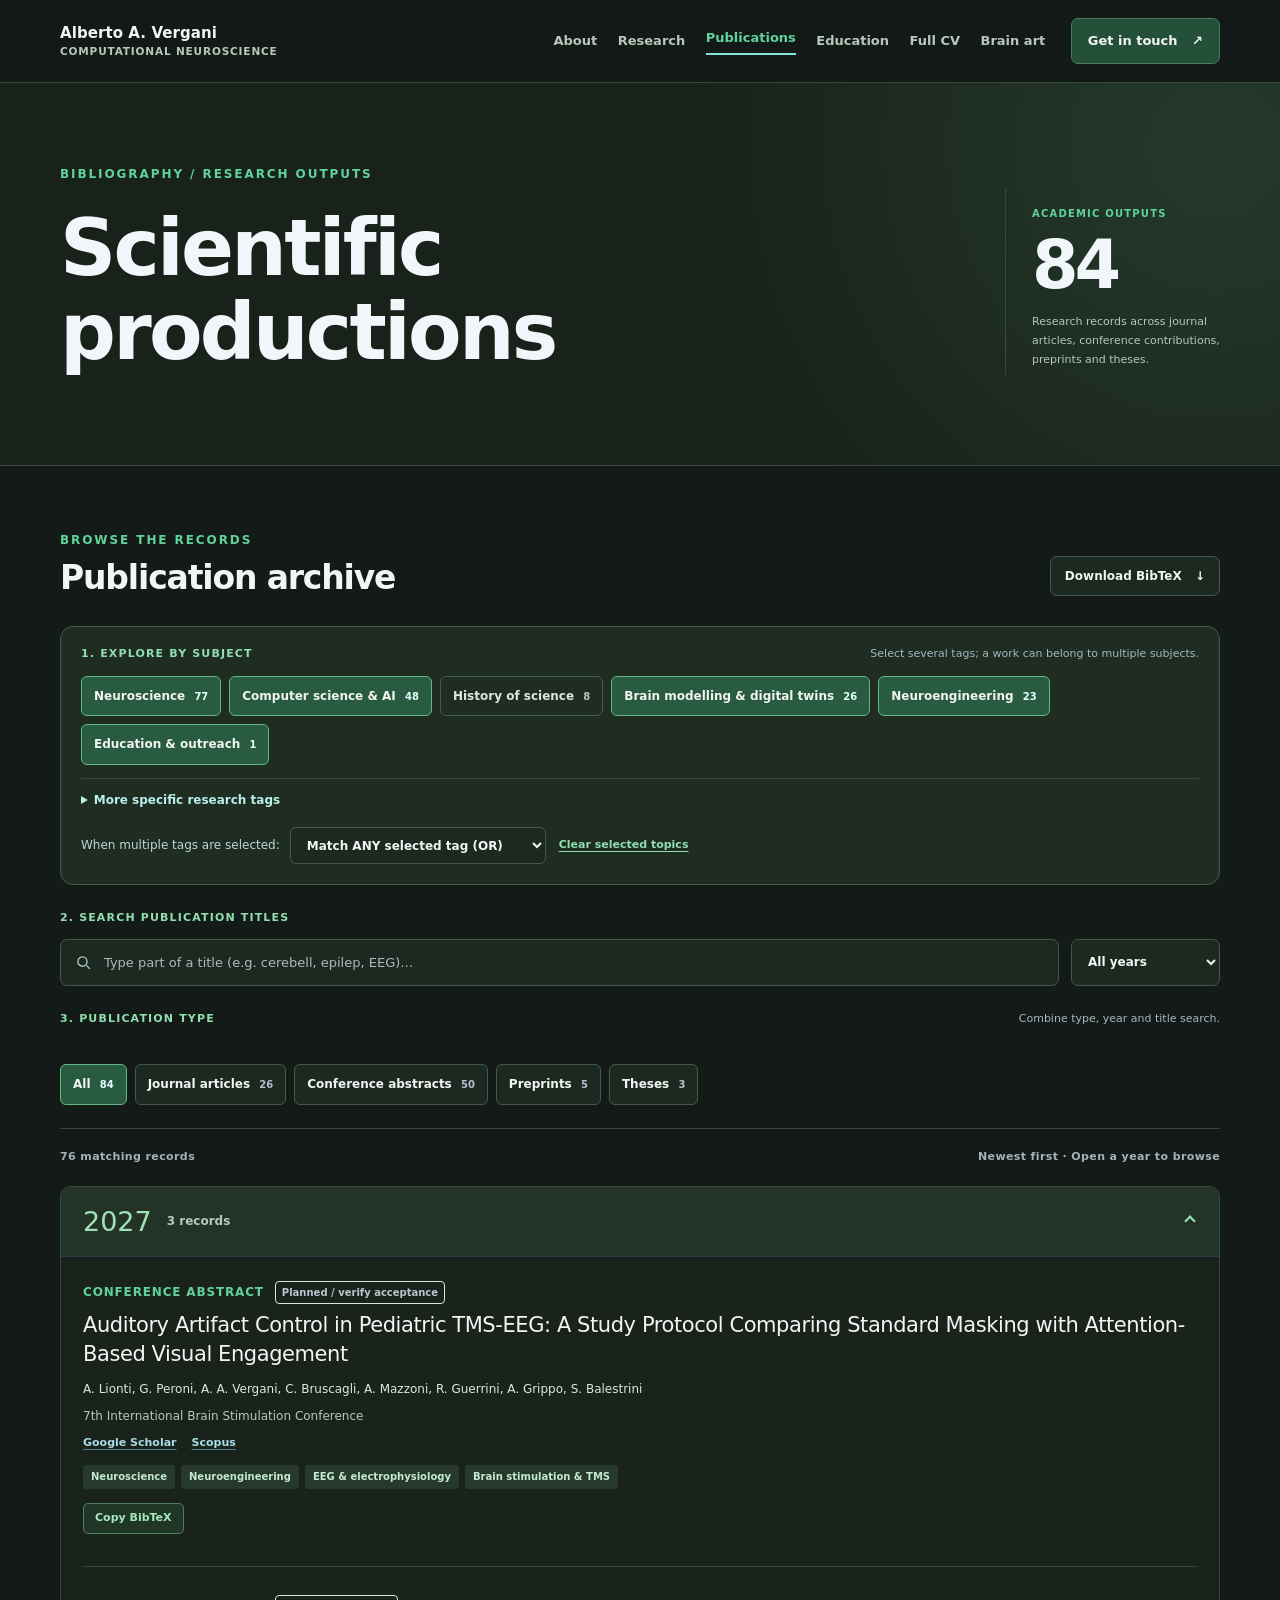
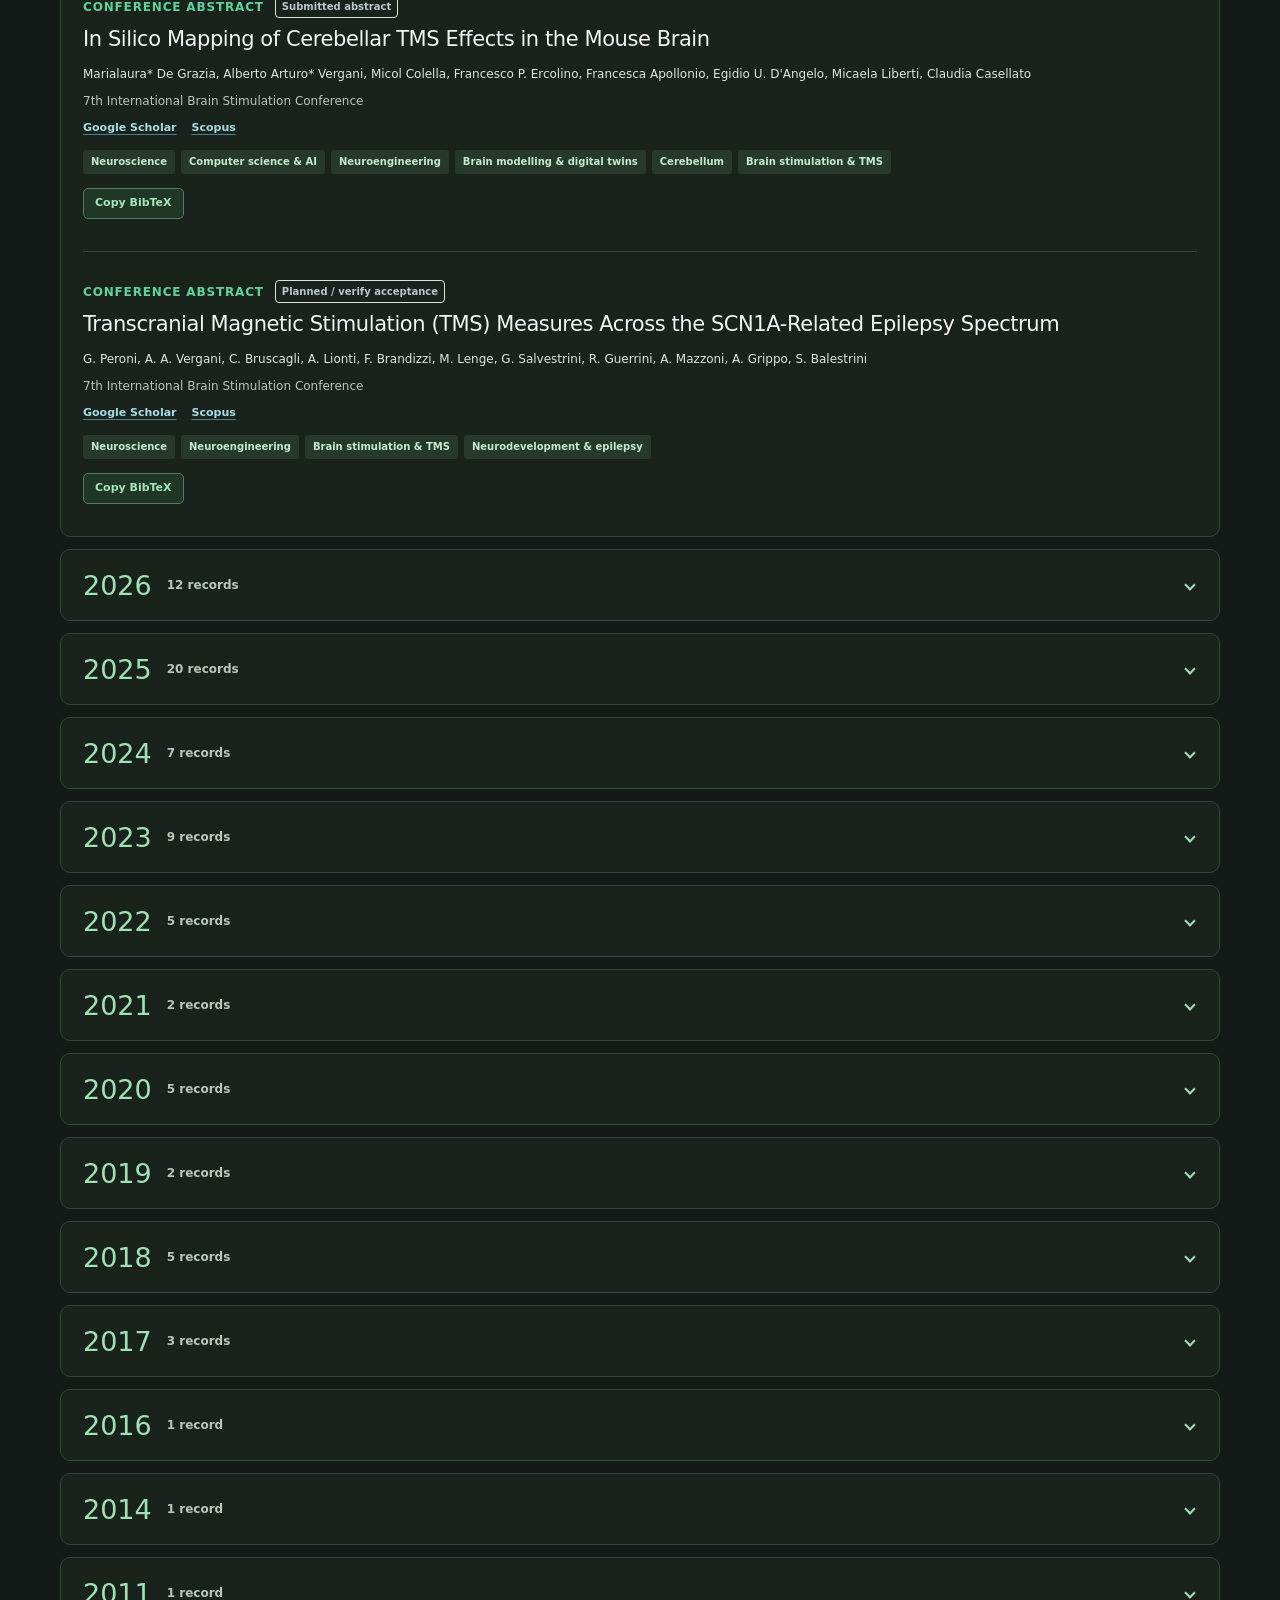
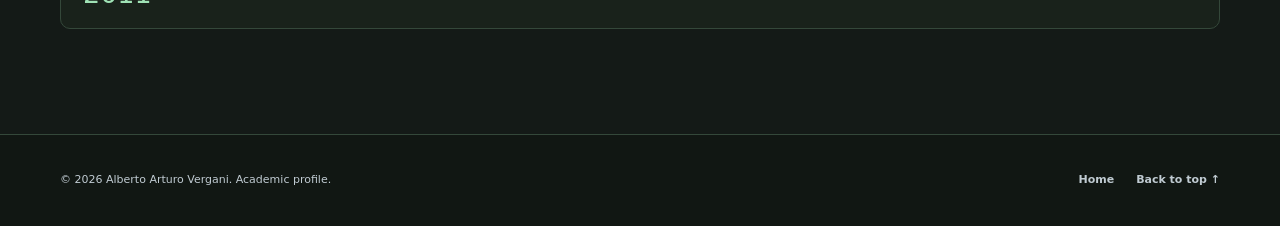
<file: publications.html>
<!DOCTYPE html>

<html lang="en">
<head>
<meta charset="utf-8"/>
<meta content="width=device-width, initial-scale=1" name="viewport"/>
<meta content="dark" name="color-scheme"/>
<meta content="#141A17" name="theme-color"/>
<meta content="Search journal articles, conference contributions, preprints and theses by research topic, publication type and year." name="description"/>
<meta content="website" property="og:type"/>
<meta content="Publications | Alberto Arturo Vergani" property="og:title"/>
<title>Publications · Alberto Arturo Vergani</title>
<link href="assets/favicon.svg" rel="icon" type="image/svg+xml"/>
<link href="assets/style.css?v=readability-20261121" rel="stylesheet"/>
<link href="assets/publication-videos.css?v=20261121" rel="stylesheet"/>
<script defer="" src="assets/main.js?v=publication-videos-20261121"></script>
</head>
<body data-page="publications">
<a class="skip-link" href="#main">Skip to content</a>
<header class="site-header" id="top">
<div class="container header-inner">
<a aria-label="Alberto Arturo Vergani homepage" class="brand" href="index.html"><span class="brand-type"><strong>Alberto A. Vergani</strong><small>Computational neuroscience</small></span></a>
<button aria-controls="site-nav" aria-expanded="false" aria-label="Open navigation" class="nav-toggle" type="button"><span></span><span></span><span></span></button>
<nav aria-label="Main navigation" class="site-nav" id="site-nav"><a href="index.html#about">About</a><a href="index.html#research">Research</a><a aria-current="page" class="active" href="publications.html">Publications</a><a href="index.html#education">Education</a><a href="cv.html">Full CV</a><a href="index.html#brain-art">Brain art</a><a class="nav-contact" href="index.html#contact">Get in touch <span aria-hidden="true">↗</span></a></nav>
</div>
</header>
<main id="main">
<section class="pub-hero">
<div class="container pub-hero-layout"><div><p class="eyebrow">BIBLIOGRAPHY / RESEARCH OUTPUTS</p><h1>Scientific productions</h1></div><div class="pub-hero-side"><span>ACADEMIC OUTPUTS</span><strong id="total-publications">—</strong><p>Research records across journal articles, conference contributions, preprints and theses.</p></div></div>
</section>
<section aria-label="Search bibliography" class="section bibliography-section">
<div class="container">
<div class="bib-toolbar"><div class="bib-toolbar-heading"><div><p class="eyebrow">BROWSE THE RECORDS</p><h2>Publication archive</h2></div><a class="bib-download" download="" href="vergani_scholar.bib">Download BibTeX <span aria-hidden="true">↓</span></a></div>
<div class="bib-filter-row"><div aria-label="Filter publications by scientific topic" class="topic-filter-block">
<div class="topic-filter-intro"><p class="topic-filter-label">1. EXPLORE BY SUBJECT</p><p>Select several tags; a work can belong to multiple subjects.</p></div>
<div aria-label="Publication topic presets and disciplines" class="filter-pills topic-pills" id="publication-topics" role="group">
<button aria-pressed="true" class="filter-pill active" data-topic="neuroscience" type="button">Neuroscience <span data-topic-count="neuroscience">—</span></button>
<button aria-pressed="true" class="filter-pill active" data-topic="computer-science" type="button">Computer science &amp; AI <span data-topic-count="computer-science">—</span></button>
<button aria-pressed="false" class="filter-pill" data-topic="history" type="button">History of science <span data-topic-count="history">—</span></button>
<button aria-pressed="true" class="filter-pill active" data-topic="brain-modelling" type="button">Brain modelling &amp; digital twins <span data-topic-count="brain-modelling">—</span></button>
<button aria-pressed="true" class="filter-pill active" data-topic="neuroengineering" type="button">Neuroengineering <span data-topic-count="neuroengineering">—</span></button>
<button aria-pressed="true" class="filter-pill active" data-topic="education" type="button">Education &amp; outreach <span data-topic-count="education">—</span></button>
</div>
<details class="topic-more"><summary>More specific research tags</summary><div aria-label="More topic tags" class="filter-pills topic-pills" role="group">
<button aria-pressed="true" class="filter-pill active" data-topic="machine-learning" type="button">Machine learning &amp; clustering <span data-topic-count="machine-learning">—</span></button>
<button aria-pressed="true" class="filter-pill active" data-topic="computational-intelligence" type="button">Computational intelligence <span data-topic-count="computational-intelligence">—</span></button>
<button aria-pressed="true" class="filter-pill active" data-topic="soft-computing" type="button">Soft computing <span data-topic-count="soft-computing">—</span></button>
<button aria-pressed="true" class="filter-pill active" data-topic="medical-informatics" type="button">Medical informatics <span data-topic-count="medical-informatics">—</span></button>
<button aria-pressed="true" class="filter-pill active" data-topic="eeg" type="button">EEG &amp; electrophysiology <span data-topic-count="eeg">—</span></button>
<button aria-pressed="true" class="filter-pill active" data-topic="neuroimaging" type="button">MRI &amp; fMRI <span data-topic-count="neuroimaging">—</span></button>
<button aria-pressed="true" class="filter-pill active" data-topic="cerebellum" type="button">Cerebellum <span data-topic-count="cerebellum">—</span></button>
<button aria-pressed="true" class="filter-pill active" data-topic="cognitive-decline" type="button">Alzheimer's &amp; cognitive decline <span data-topic-count="cognitive-decline">—</span></button>
<button aria-pressed="true" class="filter-pill active" data-topic="schizophrenia" type="button">Schizophrenia <span data-topic-count="schizophrenia">—</span></button>
<button aria-pressed="true" class="filter-pill active" data-topic="brain-stimulation" type="button">Brain stimulation &amp; TMS <span data-topic-count="brain-stimulation">—</span></button>
<button aria-pressed="true" class="filter-pill active" data-topic="spiking-networks" type="button">Spiking &amp; neuromorphic networks <span data-topic-count="spiking-networks">—</span></button>
<button aria-pressed="true" class="filter-pill active" data-topic="dopamine" type="button">Dopamine &amp; basal ganglia <span data-topic-count="dopamine">—</span></button>
<button aria-pressed="true" class="filter-pill active" data-topic="neurodevelopment" type="button">Neurodevelopment &amp; epilepsy <span data-topic-count="neurodevelopment">—</span></button>
<button aria-pressed="true" class="filter-pill active" data-topic="parkinson" type="button">Parkinson's disease <span data-topic-count="parkinson">—</span></button>
<button aria-pressed="true" class="filter-pill active" data-topic="autism" type="button">Autism <span data-topic-count="autism">—</span></button>
<button aria-pressed="true" class="filter-pill active" data-topic="other" type="button">Other / interdisciplinary <span data-topic-count="other">—</span></button>
</div></details>
<div class="tag-match-tools"><label for="topic-match-mode">When multiple tags are selected:</label><select id="topic-match-mode" aria-label="How to combine selected topics"><option value="any">Match ANY selected tag (OR)</option><option value="all">Match ALL selected tags (AND)</option></select><button id="topic-clear-selection" class="topic-clear-selection" type="button">Clear selected topics</button></div>
</div><div class="publication-title-search"><p class="topic-filter-label">2. SEARCH PUBLICATION TITLES</p>
<div class="search-tools"><label class="search-control"><span class="sr-only">Search words or fragments in publication titles</span><svg aria-hidden="true" fill="none" height="17" stroke="currentColor" stroke-width="1.8" viewBox="0 0 24 24" width="17"><circle cx="10.5" cy="10.5" r="6.5"></circle><path d="m16 16 5 5"></path></svg><input autocomplete="off" list="publication-title-suggestions" id="publication-search" placeholder="Type part of a title (e.g. cerebell, epilep, EEG)…" type="search"/><datalist id="publication-title-suggestions"></datalist></label>
<label class="year-control"><span class="sr-only">Filter by year</span><select id="publication-year"><option value="all">All years</option></select></label></div></div>
<div class="type-filter-intro"><p class="topic-filter-label">3. PUBLICATION TYPE</p><p>Combine type, year and title search.</p></div><div aria-label="Filter by publication type" class="filter-pills" id="publication-filters" role="group"><button aria-pressed="true" class="filter-pill active" data-filter="all" type="button">All <span data-count="all">—</span></button><button aria-pressed="false" class="filter-pill" data-filter="journal" type="button">Journal articles <span data-count="journal">—</span></button><button aria-pressed="false" class="filter-pill" data-filter="conference" type="button">Conference abstracts <span data-count="conference">—</span></button><button aria-pressed="false" class="filter-pill" data-filter="preprint" type="button">Preprints <span data-count="preprint">—</span></button><button aria-pressed="false" class="filter-pill" data-filter="thesis" type="button">Theses <span data-count="thesis">—</span></button></div>

</div>
</div>
<div class="results-head"><p aria-live="polite" id="publication-result-count" role="status">Loading bibliography…</p><p>Newest first · Open a year to browse</p></div><div aria-live="polite" class="bib-context" hidden="" id="bib-context" role="status"></div>
<div class="bibliography-list" id="publication-list"><p class="loading-message">Reading publication metadata…</p></div>
<noscript><p class="noscript-note">Enable JavaScript to use the interactive search and filters. You can still download the <a href="vergani_scholar.bib">complete BibTeX file</a>.</p></noscript>

</div>
</section>

</main>
<footer class="site-footer"><div class="container footer-inner"><p>© <span id="current-year">2026</span> Alberto Arturo Vergani. Academic profile.</p><div><a href="index.html">Home</a><a href="#top">Back to top ↑</a></div></div></footer>
</body>
</html>
</file>
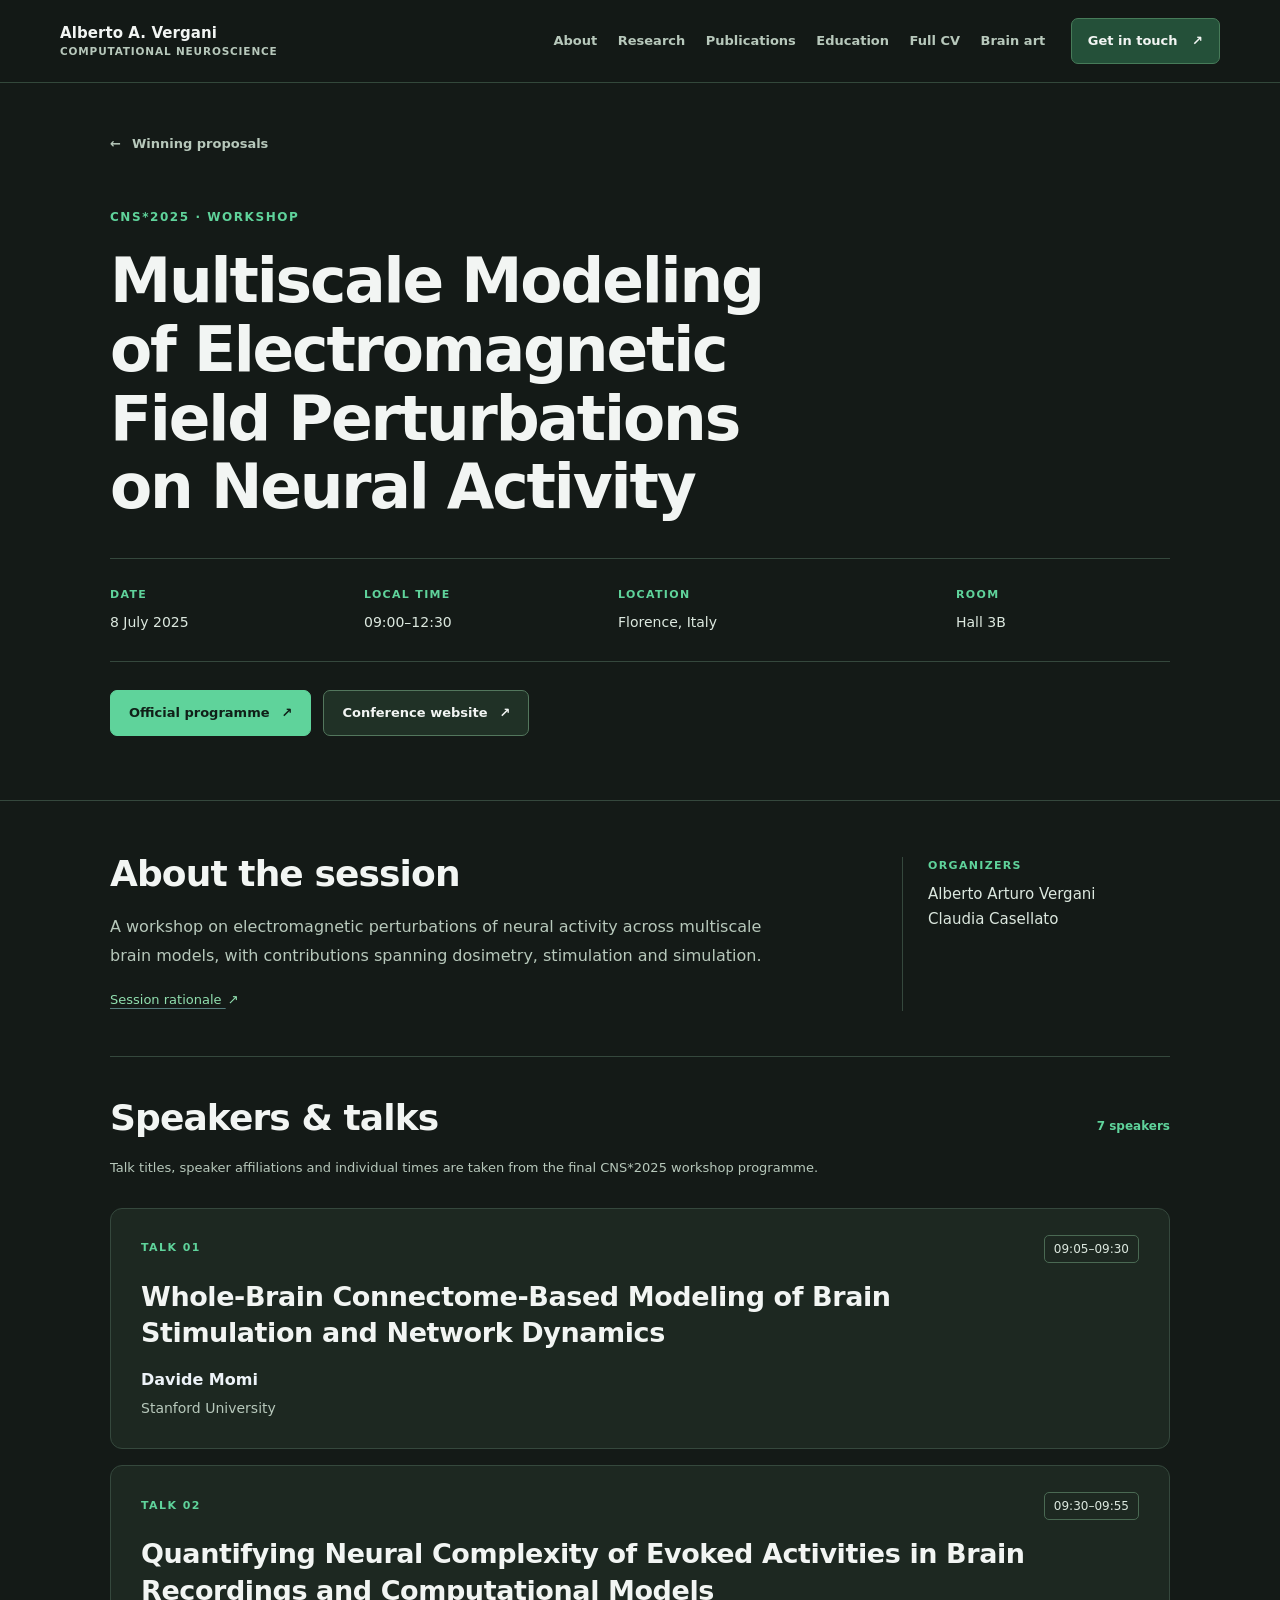
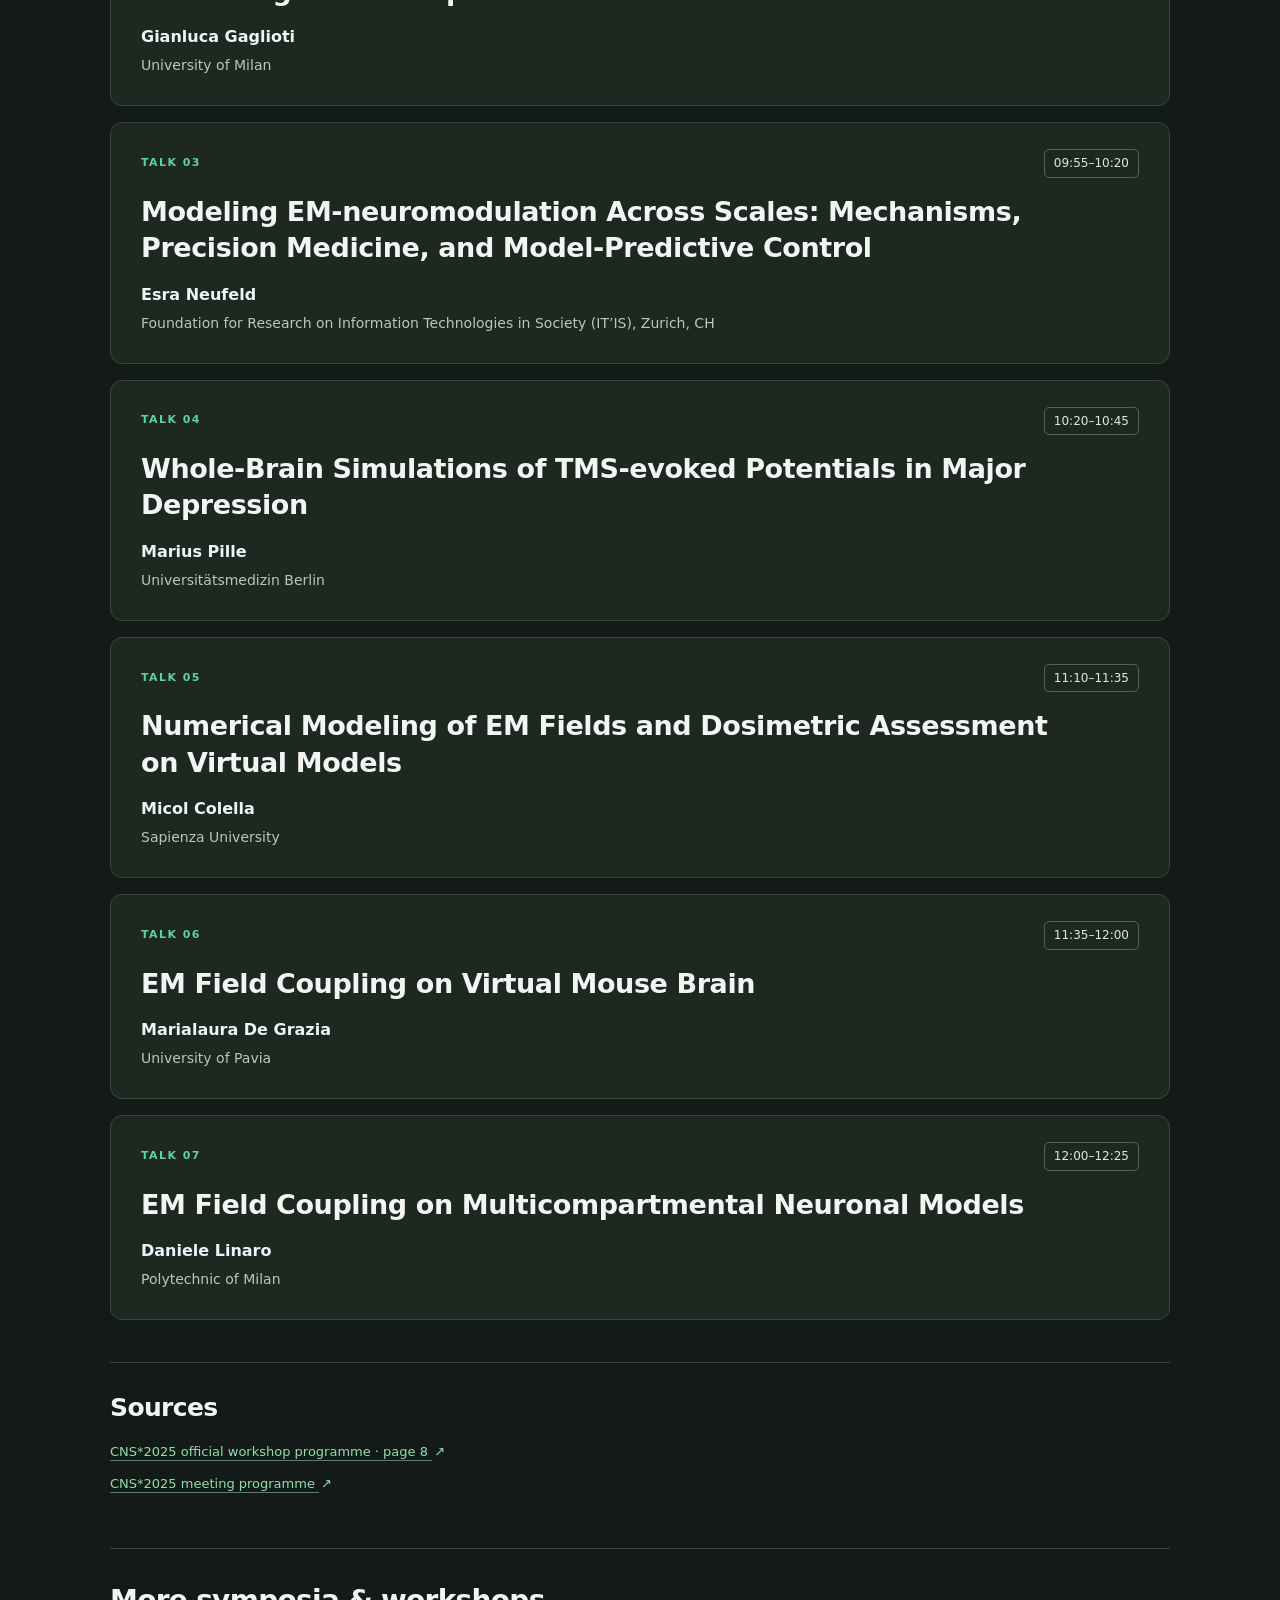
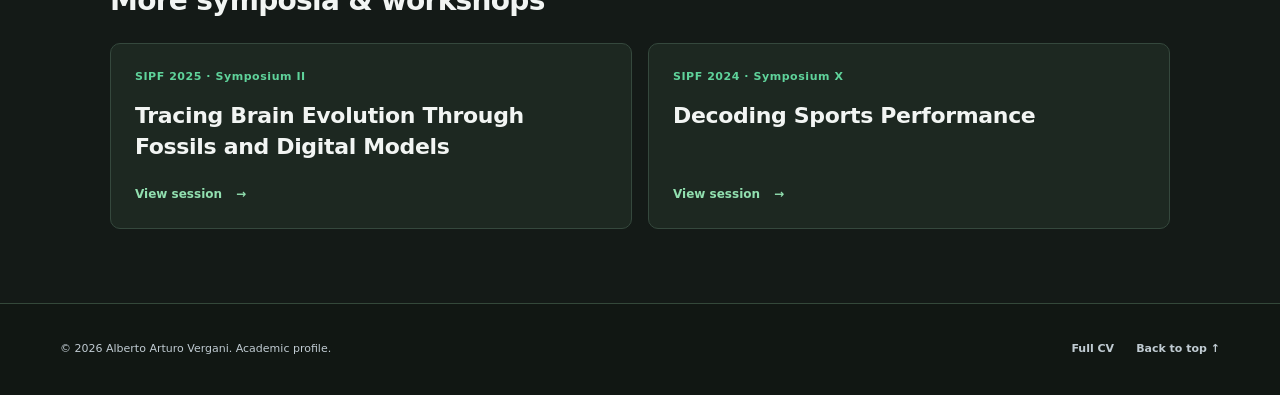
<file: events/cns-2025.html>
<!DOCTYPE html>
<html lang="en">
<head>
<meta charset="utf-8">
<meta name="viewport" content="width=device-width, initial-scale=1">
<meta name="color-scheme" content="dark">
<meta name="theme-color" content="#141A17">
<meta name="description" content="A workshop on electromagnetic perturbations of neural activity across multiscale brain models, with contributions spanning dosimetry, stimulation and simulation.">
<meta property="og:type" content="website">
<meta property="og:title" content="Multiscale Modeling of Electromagnetic Field Perturbations on Neural Activity · CNS*2025">
<meta property="og:description" content="A workshop on electromagnetic perturbations of neural activity across multiscale brain models, with contributions spanning dosimetry, stimulation and simulation.">
<title>Multiscale Modeling of Electromagnetic Field Perturbations on Neural Activity · CNS*2025 · Alberto Arturo Vergani</title>
<link href="../assets/favicon.svg" rel="icon" type="image/svg+xml">
<link href="../assets/style.css?v=readability-20261121" rel="stylesheet">
<link href="../assets/events.css?v=readability-20261121" rel="stylesheet">
<script defer src="../assets/main.js"></script>
</head>
<body data-page="event">
<a class="skip-link" href="#main">Skip to content</a>
<header class="site-header" id="top">
<div class="container header-inner">
<a aria-label="Alberto Arturo Vergani homepage" class="brand" href="../index.html">
<span class="brand-type"><strong>Alberto A. Vergani</strong><small>Computational neuroscience</small></span>
</a>
<button aria-controls="site-nav" aria-expanded="false" aria-label="Open navigation" class="nav-toggle" type="button"><span></span><span></span><span></span></button>
<nav aria-label="Main navigation" class="site-nav" id="site-nav"><a href="../index.html#about">About</a><a href="../index.html#research">Research</a><a href="../publications.html">Publications</a><a href="../index.html#education">Education</a><a href="../cv.html">Full CV</a><a href="../index.html#brain-art">Brain art</a><a class="nav-contact" href="../index.html#contact">Get in touch <span aria-hidden="true">↗</span></a></nav>
</div>
</header>
<main id="main" class="event-page">
<section class="event-hero" aria-labelledby="event-title">
<div class="container event-container">
<a class="event-back" href="../index.html#recognition"><span aria-hidden="true">←</span> Winning proposals</a>
<p class="eyebrow">CNS*2025 · Workshop</p>
<h1 id="event-title">Multiscale Modeling of Electromagnetic Field Perturbations on Neural Activity</h1>

<dl class="event-facts">
<div class="event-fact"><dt>Date</dt><dd><time datetime="2025-07-08">8 July 2025</time></dd></div>
<div class="event-fact"><dt>Local time</dt><dd><time datetime="2025-07-08T09:00">09:00</time>–<time datetime="2025-07-08T12:30">12:30</time></dd></div>
<div class="event-fact"><dt>Location</dt><dd>Florence, Italy</dd></div>
<div class="event-fact"><dt>Room</dt><dd>Hall 3B</dd></div>
</dl>
<div class="event-actions"><a class="event-button event-button-primary" href="https://www.cnsorg.org/assets/CNS_Meetings/CNS2025/OCNS_2025_workshops.pdf#page=8" target="_blank" rel="noopener noreferrer">Official programme <span aria-hidden="true">↗</span><span class="sr-only"> (opens in a new tab)</span></a><a class="event-button" href="https://www.cnsorg.org/cns-2025-meeting-program" target="_blank" rel="noopener noreferrer">Conference website <span aria-hidden="true">↗</span><span class="sr-only"> (opens in a new tab)</span></a></div>
</div>
</section>
<div class="container event-container event-body">
<section class="event-overview" aria-labelledby="overview-heading">
<div><h2 id="overview-heading">About the session</h2><p class="event-overview-text">A workshop on electromagnetic perturbations of neural activity across multiscale brain models, with contributions spanning dosimetry, stimulation and simulation.</p><p class="event-session-link"><a class="event-link" href="https://www.cnsorg.org/assets/CNS_Meetings/CNS2025/OCNS_2025_workshops.pdf#page=8" target="_blank" rel="noopener noreferrer">Session rationale <span aria-hidden="true">↗</span><span class="sr-only"> (opens in a new tab)</span></a></p></div>
<dl class="event-roles"><div><dt>Organizers</dt><dd class="event-role-names"><span>Alberto Arturo Vergani</span><span>Claudia Casellato</span></dd></div></dl>
</section>
<section class="event-programme" aria-labelledby="programme-heading">
<div class="event-section-heading"><h2 id="programme-heading">Speakers &amp; talks</h2><span>7 speakers</span></div>
<p class="event-programme-note">Talk titles, speaker affiliations and individual times are taken from the final CNS*2025 workshop programme.</p>
<ol class="event-talk-list"><li class="event-talk-card">
<article aria-labelledby="talk-1">
<div class="event-talk-topline"><span class="event-talk-number">Talk 01</span><span class="event-talk-time"><time datetime="2025-07-08T09:05">09:05</time>–<time datetime="2025-07-08T09:30">09:30</time></span></div>
<h3 id="talk-1">Whole-Brain Connectome-Based Modeling of Brain Stimulation and Network Dynamics</h3>
<p class="event-speaker">Davide Momi</p>
<p class="event-affiliation">Stanford University</p>


</article>
</li>
<li class="event-talk-card">
<article aria-labelledby="talk-2">
<div class="event-talk-topline"><span class="event-talk-number">Talk 02</span><span class="event-talk-time"><time datetime="2025-07-08T09:30">09:30</time>–<time datetime="2025-07-08T09:55">09:55</time></span></div>
<h3 id="talk-2">Quantifying Neural Complexity of Evoked Activities in Brain Recordings and Computational Models</h3>
<p class="event-speaker">Gianluca Gaglioti</p>
<p class="event-affiliation">University of Milan</p>


</article>
</li>
<li class="event-talk-card">
<article aria-labelledby="talk-3">
<div class="event-talk-topline"><span class="event-talk-number">Talk 03</span><span class="event-talk-time"><time datetime="2025-07-08T09:55">09:55</time>–<time datetime="2025-07-08T10:20">10:20</time></span></div>
<h3 id="talk-3">Modeling EM-neuromodulation Across Scales: Mechanisms, Precision Medicine, and Model-Predictive Control</h3>
<p class="event-speaker">Esra Neufeld</p>
<p class="event-affiliation">Foundation for Research on Information Technologies in Society (IT’IS), Zurich, CH</p>


</article>
</li>
<li class="event-talk-card">
<article aria-labelledby="talk-4">
<div class="event-talk-topline"><span class="event-talk-number">Talk 04</span><span class="event-talk-time"><time datetime="2025-07-08T10:20">10:20</time>–<time datetime="2025-07-08T10:45">10:45</time></span></div>
<h3 id="talk-4">Whole-Brain Simulations of TMS-evoked Potentials in Major Depression</h3>
<p class="event-speaker">Marius Pille</p>
<p class="event-affiliation">Universitätsmedizin Berlin</p>


</article>
</li>
<li class="event-talk-card">
<article aria-labelledby="talk-5">
<div class="event-talk-topline"><span class="event-talk-number">Talk 05</span><span class="event-talk-time"><time datetime="2025-07-08T11:10">11:10</time>–<time datetime="2025-07-08T11:35">11:35</time></span></div>
<h3 id="talk-5">Numerical Modeling of EM Fields and Dosimetric Assessment on Virtual Models</h3>
<p class="event-speaker">Micol Colella</p>
<p class="event-affiliation">Sapienza University</p>


</article>
</li>
<li class="event-talk-card">
<article aria-labelledby="talk-6">
<div class="event-talk-topline"><span class="event-talk-number">Talk 06</span><span class="event-talk-time"><time datetime="2025-07-08T11:35">11:35</time>–<time datetime="2025-07-08T12:00">12:00</time></span></div>
<h3 id="talk-6">EM Field Coupling on Virtual Mouse Brain</h3>
<p class="event-speaker">Marialaura De Grazia</p>
<p class="event-affiliation">University of Pavia</p>


</article>
</li>
<li class="event-talk-card">
<article aria-labelledby="talk-7">
<div class="event-talk-topline"><span class="event-talk-number">Talk 07</span><span class="event-talk-time"><time datetime="2025-07-08T12:00">12:00</time>–<time datetime="2025-07-08T12:25">12:25</time></span></div>
<h3 id="talk-7">EM Field Coupling on Multicompartmental Neuronal Models</h3>
<p class="event-speaker">Daniele Linaro</p>
<p class="event-affiliation">Polytechnic of Milan</p>


</article>
</li></ol>
</section>
<section class="event-sources" aria-labelledby="sources-heading">
<h2 id="sources-heading">Sources</h2>
<ul><li><a class="event-link" href="https://www.cnsorg.org/assets/CNS_Meetings/CNS2025/OCNS_2025_workshops.pdf#page=8" target="_blank" rel="noopener noreferrer">CNS*2025 official workshop programme · page 8 <span aria-hidden="true">↗</span><span class="sr-only"> (opens in a new tab)</span></a></li>
<li><a class="event-link" href="https://www.cnsorg.org/cns-2025-meeting-program" target="_blank" rel="noopener noreferrer">CNS*2025 meeting programme <span aria-hidden="true">↗</span><span class="sr-only"> (opens in a new tab)</span></a></li></ul>
</section>
<nav class="event-related" aria-labelledby="related-heading">
<h2 id="related-heading">More symposia &amp; workshops</h2>
<div class="event-related-grid"><a class="event-related-card" href="sipf-2025.html">
<span class="event-related-meta">SIPF 2025 · Symposium II</span>
<h3>Tracing Brain Evolution Through Fossils and Digital Models</h3>
<span class="event-related-cta">View session <span aria-hidden="true">→</span></span>
</a><a class="event-related-card" href="sipf-2024.html">
<span class="event-related-meta">SIPF 2024 · Symposium X</span>
<h3>Decoding Sports Performance</h3>
<span class="event-related-cta">View session <span aria-hidden="true">→</span></span>
</a></div>
</nav>
</div>
</main>
<footer class="site-footer"><div class="container footer-inner"><p>© <span id="current-year">2026</span> Alberto Arturo Vergani. Academic profile.</p><div><a href="../cv.html">Full CV</a><a href="#top">Back to top ↑</a></div></div></footer>
</body>
</html>
</file>
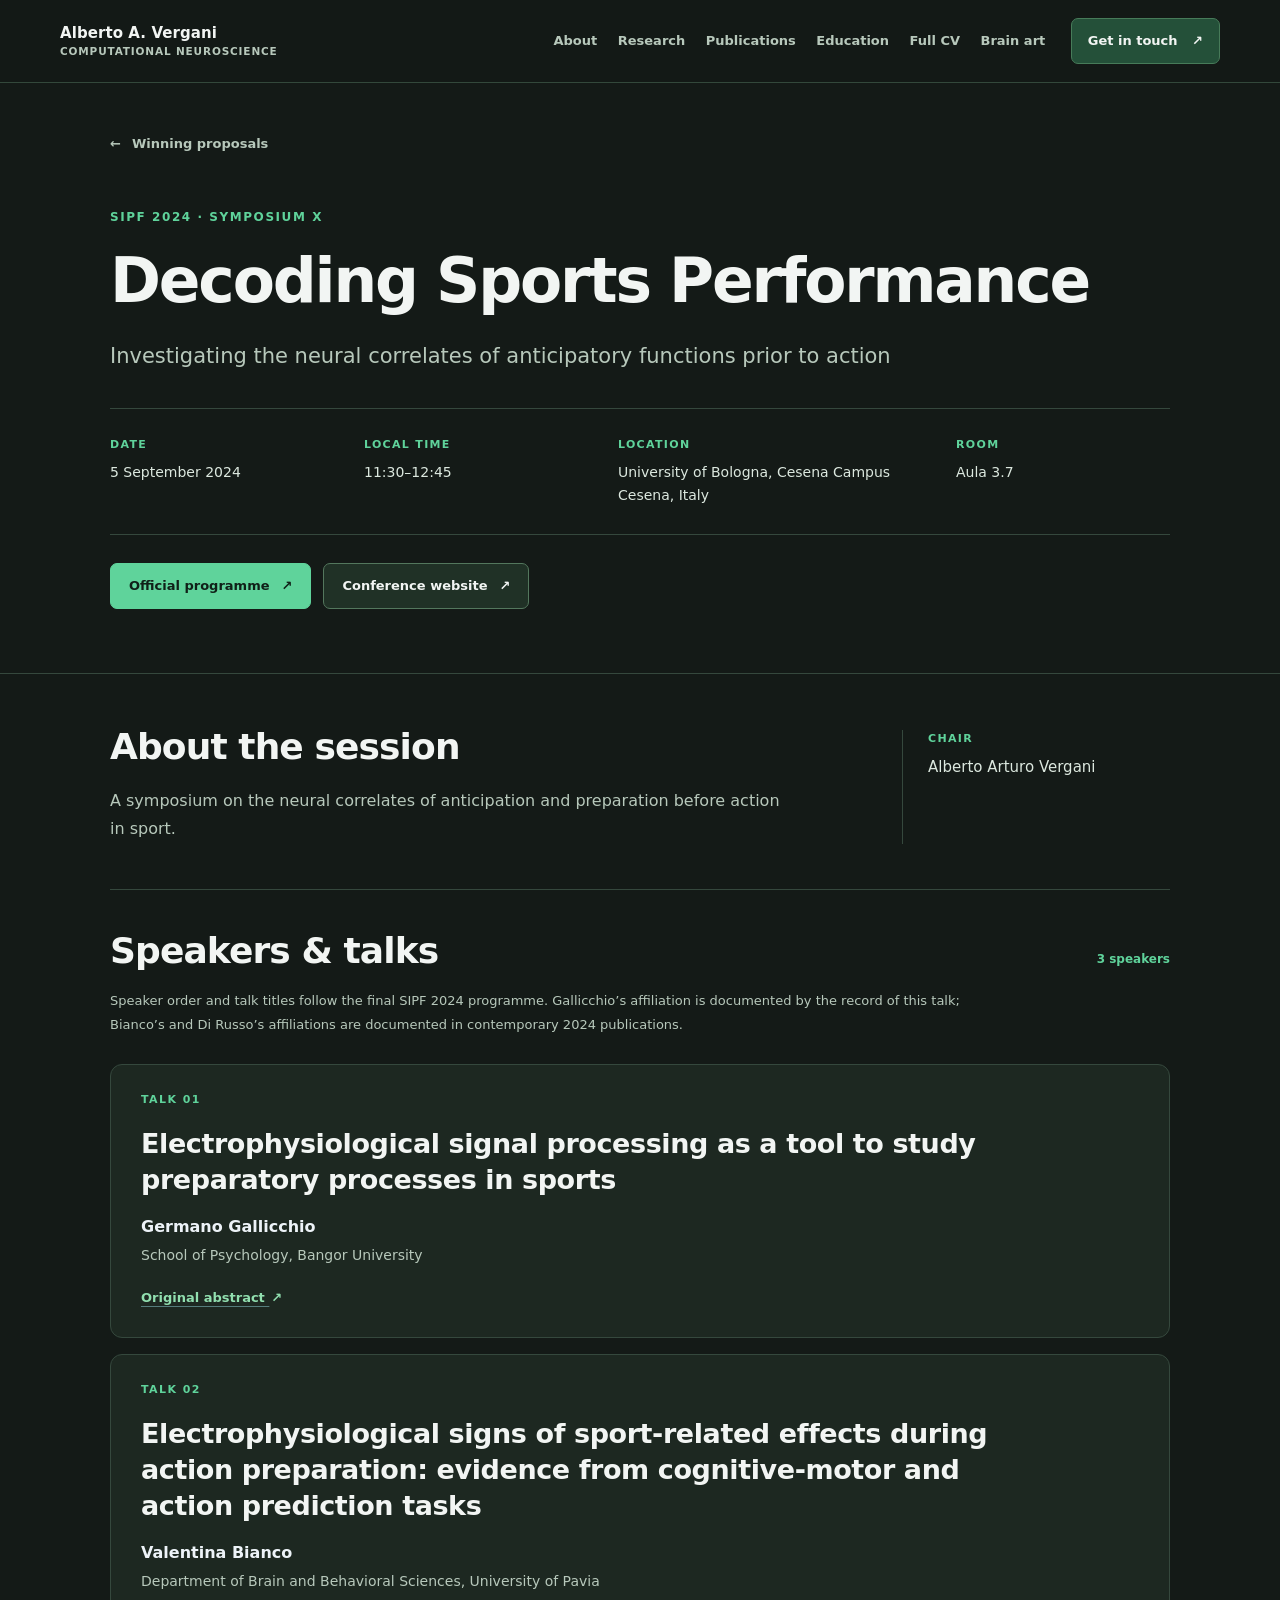
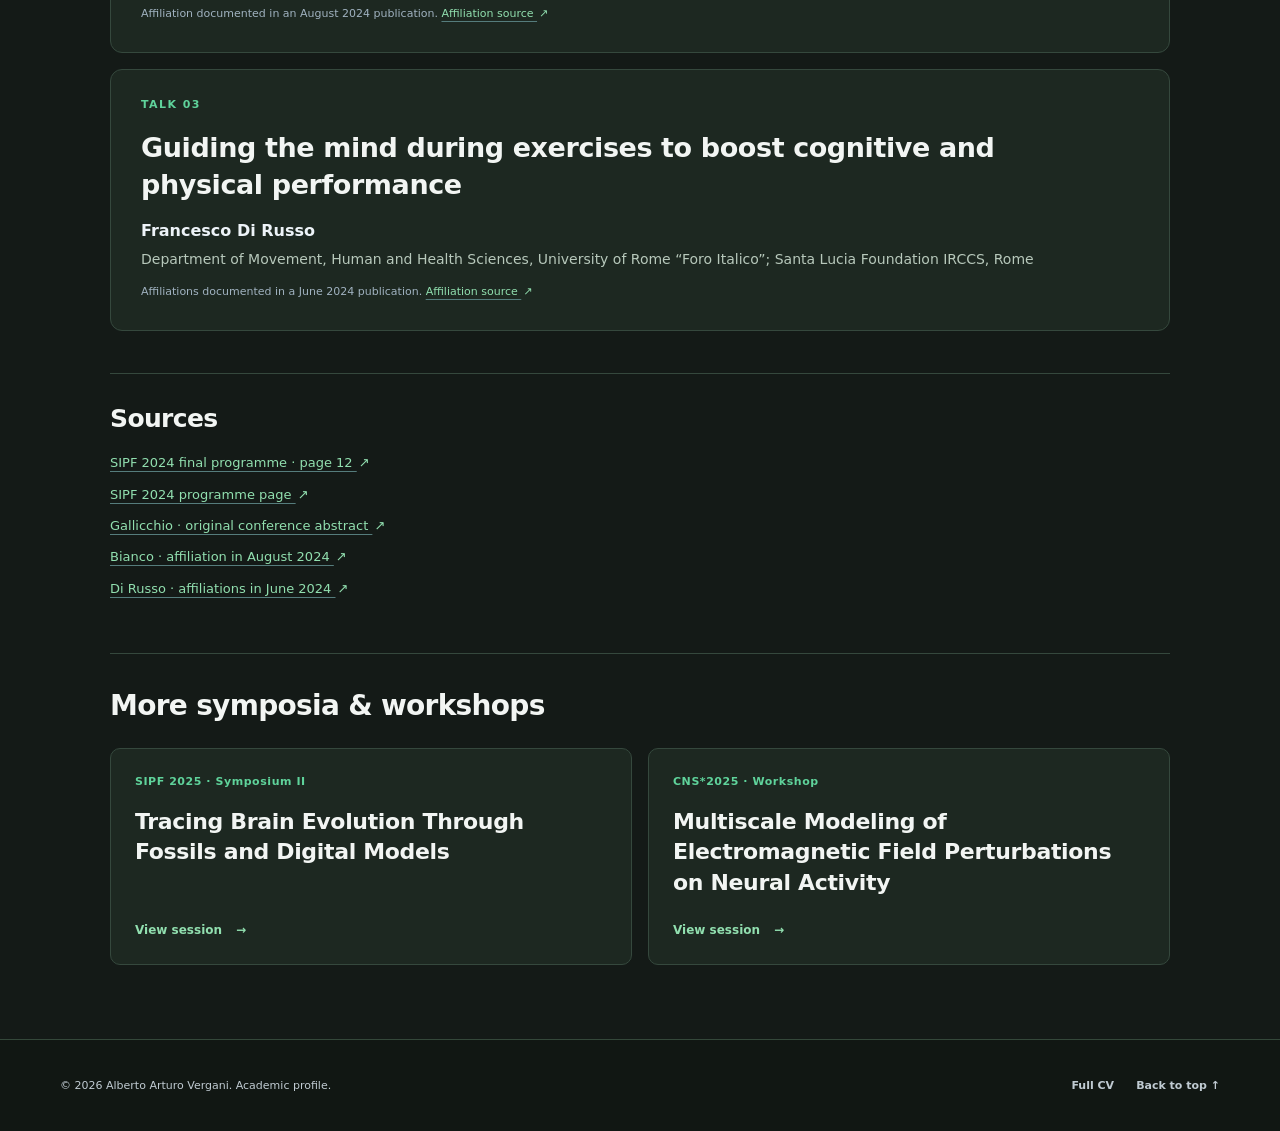
<file: events/sipf-2024.html>
<!DOCTYPE html>
<html lang="en">
<head>
<meta charset="utf-8">
<meta name="viewport" content="width=device-width, initial-scale=1">
<meta name="color-scheme" content="dark">
<meta name="theme-color" content="#141A17">
<meta name="description" content="A symposium on the neural correlates of anticipation and preparation before action in sport.">
<meta property="og:type" content="website">
<meta property="og:title" content="Decoding Sports Performance · SIPF 2024">
<meta property="og:description" content="A symposium on the neural correlates of anticipation and preparation before action in sport.">
<title>Decoding Sports Performance · SIPF 2024 · Alberto Arturo Vergani</title>
<link href="../assets/favicon.svg" rel="icon" type="image/svg+xml">
<link href="../assets/style.css?v=readability-20261121" rel="stylesheet">
<link href="../assets/events.css?v=readability-20261121" rel="stylesheet">
<script defer src="../assets/main.js"></script>
</head>
<body data-page="event">
<a class="skip-link" href="#main">Skip to content</a>
<header class="site-header" id="top">
<div class="container header-inner">
<a aria-label="Alberto Arturo Vergani homepage" class="brand" href="../index.html">
<span class="brand-type"><strong>Alberto A. Vergani</strong><small>Computational neuroscience</small></span>
</a>
<button aria-controls="site-nav" aria-expanded="false" aria-label="Open navigation" class="nav-toggle" type="button"><span></span><span></span><span></span></button>
<nav aria-label="Main navigation" class="site-nav" id="site-nav"><a href="../index.html#about">About</a><a href="../index.html#research">Research</a><a href="../publications.html">Publications</a><a href="../index.html#education">Education</a><a href="../cv.html">Full CV</a><a href="../index.html#brain-art">Brain art</a><a class="nav-contact" href="../index.html#contact">Get in touch <span aria-hidden="true">↗</span></a></nav>
</div>
</header>
<main id="main" class="event-page">
<section class="event-hero" aria-labelledby="event-title">
<div class="container event-container">
<a class="event-back" href="../index.html#recognition"><span aria-hidden="true">←</span> Winning proposals</a>
<p class="eyebrow">SIPF 2024 · Symposium X</p>
<h1 id="event-title">Decoding Sports Performance</h1>
<p class="event-subtitle">Investigating the neural correlates of anticipatory functions prior to action</p>
<dl class="event-facts">
<div class="event-fact"><dt>Date</dt><dd><time datetime="2024-09-05">5 September 2024</time></dd></div>
<div class="event-fact"><dt>Local time</dt><dd><time datetime="2024-09-05T11:30">11:30</time>–<time datetime="2024-09-05T12:45">12:45</time></dd></div>
<div class="event-fact"><dt>Location</dt><dd>University of Bologna, Cesena Campus<br>Cesena, Italy</dd></div>
<div class="event-fact"><dt>Room</dt><dd>Aula 3.7</dd></div>
</dl>
<div class="event-actions"><a class="event-button event-button-primary" href="https://www.sipf.it/resources/CONGRESSO%20NAZIONALE%20SIPF%202024/DEFINITIVO_Programma%20Congresso%20Nazionale%20SIPF.pdf#page=12" target="_blank" rel="noopener noreferrer">Official programme <span aria-hidden="true">↗</span><span class="sr-only"> (opens in a new tab)</span></a><a class="event-button" href="https://www.sipf.it/programma2024" target="_blank" rel="noopener noreferrer">Conference website <span aria-hidden="true">↗</span><span class="sr-only"> (opens in a new tab)</span></a></div>
</div>
</section>
<div class="container event-container event-body">
<section class="event-overview" aria-labelledby="overview-heading">
<div><h2 id="overview-heading">About the session</h2><p class="event-overview-text">A symposium on the neural correlates of anticipation and preparation before action in sport.</p></div>
<dl class="event-roles"><div><dt>Chair</dt><dd class="event-role-names"><span>Alberto Arturo Vergani</span></dd></div></dl>
</section>
<section class="event-programme" aria-labelledby="programme-heading">
<div class="event-section-heading"><h2 id="programme-heading">Speakers &amp; talks</h2><span>3 speakers</span></div>
<p class="event-programme-note">Speaker order and talk titles follow the final SIPF 2024 programme. Gallicchio’s affiliation is documented by the record of this talk; Bianco’s and Di Russo’s affiliations are documented in contemporary 2024 publications.</p>
<ol class="event-talk-list"><li class="event-talk-card">
<article aria-labelledby="talk-1">
<div class="event-talk-topline"><span class="event-talk-number">Talk 01</span></div>
<h3 id="talk-1">Electrophysiological signal processing as a tool to study preparatory processes in sports</h3>
<p class="event-speaker">Germano Gallicchio</p>
<p class="event-affiliation">School of Psychology, Bangor University</p>

<div class="event-talk-actions"><a class="event-link" href="https://research.bangor.ac.uk/en/publications/electrophysiological-signal-processing-as-a-tool-to-study-prepara/" target="_blank" rel="noopener noreferrer">Original abstract <span aria-hidden="true">↗</span><span class="sr-only"> (opens in a new tab)</span></a></div>
</article>
</li>
<li class="event-talk-card">
<article aria-labelledby="talk-2">
<div class="event-talk-topline"><span class="event-talk-number">Talk 02</span></div>
<h3 id="talk-2">Electrophysiological signs of sport-related effects during action preparation: evidence from cognitive-motor and action prediction tasks</h3>
<p class="event-speaker">Valentina Bianco</p>
<p class="event-affiliation">Department of Brain and Behavioral Sciences, University of Pavia</p>
<p class="event-affiliation-note">Affiliation documented in an August 2024 publication. <a class="event-link" href="https://www.mdpi.com/2076-3425/14/8/812" target="_blank" rel="noopener noreferrer">Affiliation source <span aria-hidden="true">↗</span><span class="sr-only"> (opens in a new tab)</span></a></p>

</article>
</li>
<li class="event-talk-card">
<article aria-labelledby="talk-3">
<div class="event-talk-topline"><span class="event-talk-number">Talk 03</span></div>
<h3 id="talk-3">Guiding the mind during exercises to boost cognitive and physical performance</h3>
<p class="event-speaker">Francesco Di Russo</p>
<p class="event-affiliation">Department of Movement, Human and Health Sciences, University of Rome “Foro Italico”; Santa Lucia Foundation IRCCS, Rome</p>
<p class="event-affiliation-note">Affiliations documented in a June 2024 publication. <a class="event-link" href="https://www.mdpi.com/2076-3425/14/7/663" target="_blank" rel="noopener noreferrer">Affiliation source <span aria-hidden="true">↗</span><span class="sr-only"> (opens in a new tab)</span></a></p>

</article>
</li></ol>
</section>
<section class="event-sources" aria-labelledby="sources-heading">
<h2 id="sources-heading">Sources</h2>
<ul><li><a class="event-link" href="https://www.sipf.it/resources/CONGRESSO%20NAZIONALE%20SIPF%202024/DEFINITIVO_Programma%20Congresso%20Nazionale%20SIPF.pdf#page=12" target="_blank" rel="noopener noreferrer">SIPF 2024 final programme · page 12 <span aria-hidden="true">↗</span><span class="sr-only"> (opens in a new tab)</span></a></li>
<li><a class="event-link" href="https://www.sipf.it/programma2024" target="_blank" rel="noopener noreferrer">SIPF 2024 programme page <span aria-hidden="true">↗</span><span class="sr-only"> (opens in a new tab)</span></a></li>
<li><a class="event-link" href="https://research.bangor.ac.uk/en/publications/electrophysiological-signal-processing-as-a-tool-to-study-prepara/" target="_blank" rel="noopener noreferrer">Gallicchio · original conference abstract <span aria-hidden="true">↗</span><span class="sr-only"> (opens in a new tab)</span></a></li>
<li><a class="event-link" href="https://www.mdpi.com/2076-3425/14/8/812" target="_blank" rel="noopener noreferrer">Bianco · affiliation in August 2024 <span aria-hidden="true">↗</span><span class="sr-only"> (opens in a new tab)</span></a></li>
<li><a class="event-link" href="https://www.mdpi.com/2076-3425/14/7/663" target="_blank" rel="noopener noreferrer">Di Russo · affiliations in June 2024 <span aria-hidden="true">↗</span><span class="sr-only"> (opens in a new tab)</span></a></li></ul>
</section>
<nav class="event-related" aria-labelledby="related-heading">
<h2 id="related-heading">More symposia &amp; workshops</h2>
<div class="event-related-grid"><a class="event-related-card" href="sipf-2025.html">
<span class="event-related-meta">SIPF 2025 · Symposium II</span>
<h3>Tracing Brain Evolution Through Fossils and Digital Models</h3>
<span class="event-related-cta">View session <span aria-hidden="true">→</span></span>
</a><a class="event-related-card" href="cns-2025.html">
<span class="event-related-meta">CNS*2025 · Workshop</span>
<h3>Multiscale Modeling of Electromagnetic Field Perturbations on Neural Activity</h3>
<span class="event-related-cta">View session <span aria-hidden="true">→</span></span>
</a></div>
</nav>
</div>
</main>
<footer class="site-footer"><div class="container footer-inner"><p>© <span id="current-year">2026</span> Alberto Arturo Vergani. Academic profile.</p><div><a href="../cv.html">Full CV</a><a href="#top">Back to top ↑</a></div></div></footer>
</body>
</html>
</file>
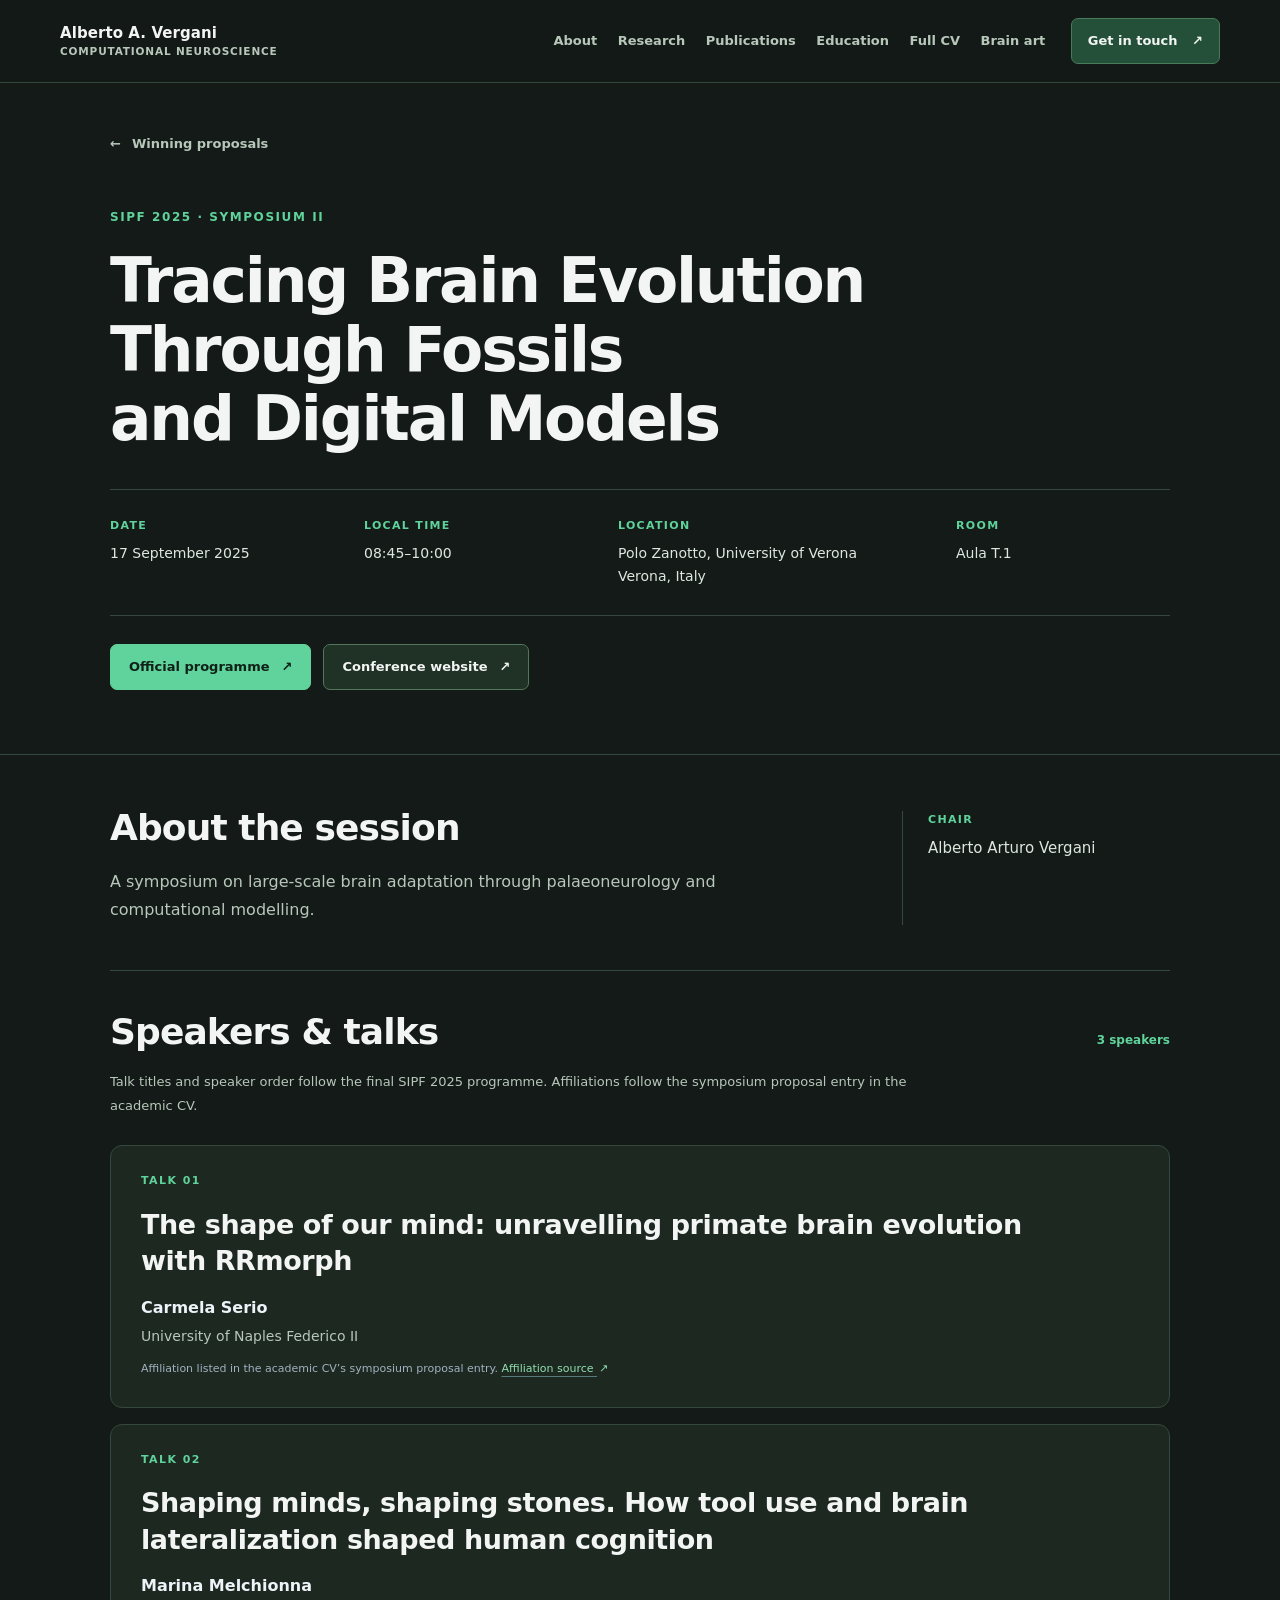
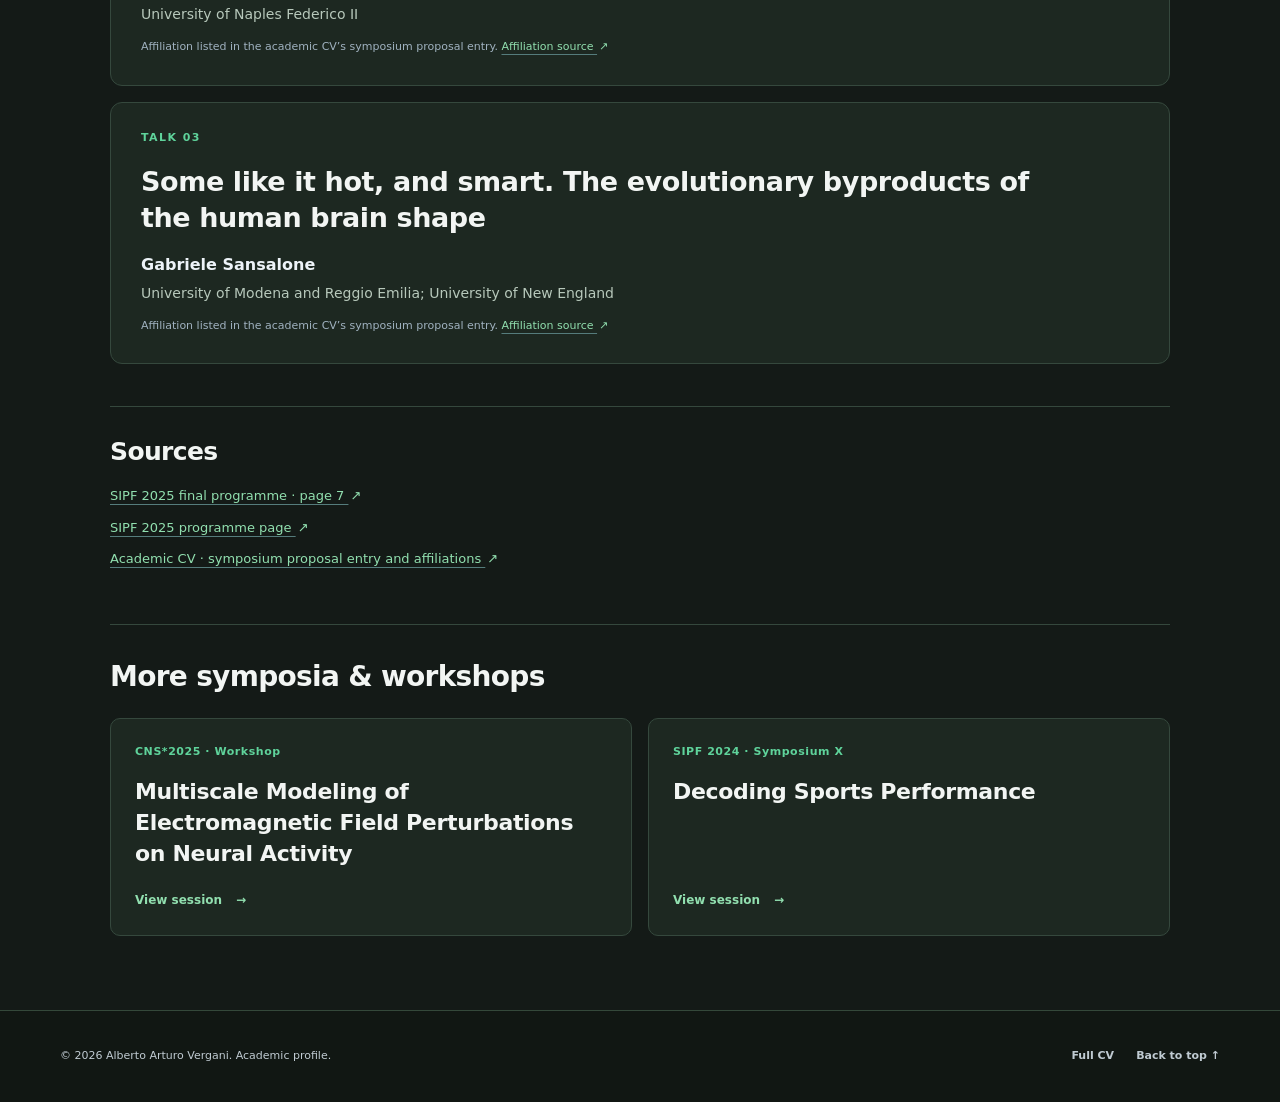
<file: events/sipf-2025.html>
<!DOCTYPE html>
<html lang="en">
<head>
<meta charset="utf-8">
<meta name="viewport" content="width=device-width, initial-scale=1">
<meta name="color-scheme" content="dark">
<meta name="theme-color" content="#141A17">
<meta name="description" content="A symposium on large-scale brain adaptation through palaeoneurology and computational modelling.">
<meta property="og:type" content="website">
<meta property="og:title" content="Tracing Brain Evolution Through Fossils and Digital Models · SIPF 2025">
<meta property="og:description" content="A symposium on large-scale brain adaptation through palaeoneurology and computational modelling.">
<title>Tracing Brain Evolution Through Fossils and Digital Models · SIPF 2025 · Alberto Arturo Vergani</title>
<link href="../assets/favicon.svg" rel="icon" type="image/svg+xml">
<link href="../assets/style.css?v=readability-20261121" rel="stylesheet">
<link href="../assets/events.css?v=readability-20261121" rel="stylesheet">
<script defer src="../assets/main.js"></script>
</head>
<body data-page="event">
<a class="skip-link" href="#main">Skip to content</a>
<header class="site-header" id="top">
<div class="container header-inner">
<a aria-label="Alberto Arturo Vergani homepage" class="brand" href="../index.html">
<span class="brand-type"><strong>Alberto A. Vergani</strong><small>Computational neuroscience</small></span>
</a>
<button aria-controls="site-nav" aria-expanded="false" aria-label="Open navigation" class="nav-toggle" type="button"><span></span><span></span><span></span></button>
<nav aria-label="Main navigation" class="site-nav" id="site-nav"><a href="../index.html#about">About</a><a href="../index.html#research">Research</a><a href="../publications.html">Publications</a><a href="../index.html#education">Education</a><a href="../cv.html">Full CV</a><a href="../index.html#brain-art">Brain art</a><a class="nav-contact" href="../index.html#contact">Get in touch <span aria-hidden="true">↗</span></a></nav>
</div>
</header>
<main id="main" class="event-page">
<section class="event-hero" aria-labelledby="event-title">
<div class="container event-container">
<a class="event-back" href="../index.html#recognition"><span aria-hidden="true">←</span> Winning proposals</a>
<p class="eyebrow">SIPF 2025 · Symposium II</p>
<h1 id="event-title">Tracing Brain Evolution Through Fossils and Digital Models</h1>

<dl class="event-facts">
<div class="event-fact"><dt>Date</dt><dd><time datetime="2025-09-17">17 September 2025</time></dd></div>
<div class="event-fact"><dt>Local time</dt><dd><time datetime="2025-09-17T08:45">08:45</time>–<time datetime="2025-09-17T10:00">10:00</time></dd></div>
<div class="event-fact"><dt>Location</dt><dd>Polo Zanotto, University of Verona<br>Verona, Italy</dd></div>
<div class="event-fact"><dt>Room</dt><dd>Aula T.1</dd></div>
</dl>
<div class="event-actions"><a class="event-button event-button-primary" href="https://www.sipf.it/resources/CONGRESSO%20SIPF%202025/PROGRAMMA%20CONGRESSO%20SIPF%20VERONA%202025_DEFINITIVO.pdf#page=7" target="_blank" rel="noopener noreferrer">Official programme <span aria-hidden="true">↗</span><span class="sr-only"> (opens in a new tab)</span></a><a class="event-button" href="https://www.sipf.it/page-18196" target="_blank" rel="noopener noreferrer">Conference website <span aria-hidden="true">↗</span><span class="sr-only"> (opens in a new tab)</span></a></div>
</div>
</section>
<div class="container event-container event-body">
<section class="event-overview" aria-labelledby="overview-heading">
<div><h2 id="overview-heading">About the session</h2><p class="event-overview-text">A symposium on large-scale brain adaptation through palaeoneurology and computational modelling.</p></div>
<dl class="event-roles"><div><dt>Chair</dt><dd class="event-role-names"><span>Alberto Arturo Vergani</span></dd></div></dl>
</section>
<section class="event-programme" aria-labelledby="programme-heading">
<div class="event-section-heading"><h2 id="programme-heading">Speakers &amp; talks</h2><span>3 speakers</span></div>
<p class="event-programme-note">Talk titles and speaker order follow the final SIPF 2025 programme. Affiliations follow the symposium proposal entry in the academic CV.</p>
<ol class="event-talk-list"><li class="event-talk-card">
<article aria-labelledby="talk-1">
<div class="event-talk-topline"><span class="event-talk-number">Talk 01</span></div>
<h3 id="talk-1">The shape of our mind: unravelling primate brain evolution with RRmorph</h3>
<p class="event-speaker">Carmela Serio</p>
<p class="event-affiliation">University of Naples Federico II</p>
<p class="event-affiliation-note">Affiliation listed in the academic CV’s symposium proposal entry. <a class="event-link" href="https://albertoarturovergani.github.io/cv.html#winning-proposals" target="_blank" rel="noopener noreferrer">Affiliation source <span aria-hidden="true">↗</span><span class="sr-only"> (opens in a new tab)</span></a></p>

</article>
</li>
<li class="event-talk-card">
<article aria-labelledby="talk-2">
<div class="event-talk-topline"><span class="event-talk-number">Talk 02</span></div>
<h3 id="talk-2">Shaping minds, shaping stones. How tool use and brain lateralization shaped human cognition</h3>
<p class="event-speaker">Marina Melchionna</p>
<p class="event-affiliation">University of Naples Federico II</p>
<p class="event-affiliation-note">Affiliation listed in the academic CV’s symposium proposal entry. <a class="event-link" href="https://albertoarturovergani.github.io/cv.html#winning-proposals" target="_blank" rel="noopener noreferrer">Affiliation source <span aria-hidden="true">↗</span><span class="sr-only"> (opens in a new tab)</span></a></p>

</article>
</li>
<li class="event-talk-card">
<article aria-labelledby="talk-3">
<div class="event-talk-topline"><span class="event-talk-number">Talk 03</span></div>
<h3 id="talk-3">Some like it hot, and smart. The evolutionary byproducts of the human brain shape</h3>
<p class="event-speaker">Gabriele Sansalone</p>
<p class="event-affiliation">University of Modena and Reggio Emilia; University of New England</p>
<p class="event-affiliation-note">Affiliation listed in the academic CV’s symposium proposal entry. <a class="event-link" href="https://albertoarturovergani.github.io/cv.html#winning-proposals" target="_blank" rel="noopener noreferrer">Affiliation source <span aria-hidden="true">↗</span><span class="sr-only"> (opens in a new tab)</span></a></p>

</article>
</li></ol>
</section>
<section class="event-sources" aria-labelledby="sources-heading">
<h2 id="sources-heading">Sources</h2>
<ul><li><a class="event-link" href="https://www.sipf.it/resources/CONGRESSO%20SIPF%202025/PROGRAMMA%20CONGRESSO%20SIPF%20VERONA%202025_DEFINITIVO.pdf#page=7" target="_blank" rel="noopener noreferrer">SIPF 2025 final programme · page 7 <span aria-hidden="true">↗</span><span class="sr-only"> (opens in a new tab)</span></a></li>
<li><a class="event-link" href="https://www.sipf.it/page-18196" target="_blank" rel="noopener noreferrer">SIPF 2025 programme page <span aria-hidden="true">↗</span><span class="sr-only"> (opens in a new tab)</span></a></li>
<li><a class="event-link" href="https://albertoarturovergani.github.io/cv.html#winning-proposals" target="_blank" rel="noopener noreferrer">Academic CV · symposium proposal entry and affiliations <span aria-hidden="true">↗</span><span class="sr-only"> (opens in a new tab)</span></a></li></ul>
</section>
<nav class="event-related" aria-labelledby="related-heading">
<h2 id="related-heading">More symposia &amp; workshops</h2>
<div class="event-related-grid"><a class="event-related-card" href="cns-2025.html">
<span class="event-related-meta">CNS*2025 · Workshop</span>
<h3>Multiscale Modeling of Electromagnetic Field Perturbations on Neural Activity</h3>
<span class="event-related-cta">View session <span aria-hidden="true">→</span></span>
</a><a class="event-related-card" href="sipf-2024.html">
<span class="event-related-meta">SIPF 2024 · Symposium X</span>
<h3>Decoding Sports Performance</h3>
<span class="event-related-cta">View session <span aria-hidden="true">→</span></span>
</a></div>
</nav>
</div>
</main>
<footer class="site-footer"><div class="container footer-inner"><p>© <span id="current-year">2026</span> Alberto Arturo Vergani. Academic profile.</p><div><a href="../cv.html">Full CV</a><a href="#top">Back to top ↑</a></div></div></footer>
</body>
</html>
</file>
<file: assets/style.css>
/* Alberto Arturo Vergani · GitHub Pages academic template · No external fonts or trackers. */
:root{--ink:#192935;--ink-2:#30434c;--muted:#63747b;--deep:#123340;--deepest:#0b252f;--accent:#69c3b2;--teal:#287f76;--cream:#f7f7f2;--sand:#e8ebe5;--white:#fff;--line:#dce3de;--shell:1160px;--radius:18px;--shadow:0 20px 50px rgba(13,38,47,.07)}
*,*::before,*::after{box-sizing:border-box}
html{scroll-behavior:smooth;scroll-padding-top:86px}
body{margin:0;background:#fff;font-family:Inter,ui-sans-serif,-apple-system,BlinkMacSystemFont,"Segoe UI",sans-serif;color:var(--ink);font-size:16px;line-height:1.65;-webkit-font-smoothing:antialiased}
img{display:block;max-width:100%;height:auto}
a{color:inherit;text-decoration:none}a:hover{color:var(--teal)}a:focus-visible,button:focus-visible,input:focus-visible,select:focus-visible{outline:3px solid #4cae9a;outline-offset:4px}
button,input,select{font:inherit}button{cursor:pointer}
.container{width:min(var(--shell),calc(100% - 88px));margin-inline:auto}
.sr-only{position:absolute;width:1px;height:1px;padding:0;margin:-1px;overflow:hidden;clip:rect(0,0,0,0);white-space:nowrap;border:0}
.skip-link{position:fixed;z-index:200;top:-70px;left:15px;padding:10px 16px;background:#fff;border:2px solid var(--teal)}.skip-link:focus{top:12px}
.site-header{height:83px;background:rgba(255,255,255,.97);position:sticky;top:0;z-index:50;border-bottom:1px solid #e4e9e5;backdrop-filter:blur(20px)}
.header-inner{height:100%;display:flex;justify-content:space-between;align-items:center;gap:28px}
.brand{display:flex;align-items:center;gap:14px;flex-shrink:0}.brand:hover{color:var(--ink)}.brand-mark{display:flex;align-items:center;justify-content:center;width:44px;height:44px;background:var(--deep);color:#fff;border-radius:11px;font-size:17px;font-weight:750;letter-spacing:-1px}.brand-dot{color:var(--accent)}.brand-type{display:flex;flex-direction:column;gap:0;line-height:1.25}.brand-type strong{font-size:14px;letter-spacing:.005em}.brand-type small{font-size:10.5px;letter-spacing:.08em;text-transform:uppercase;color:#6c7f80;margin-top:3px;font-weight:650}
.site-nav{display:flex;align-items:center;gap:27px}.site-nav a{font-size:13px;font-weight:650;white-space:nowrap;color:#42555d}.site-nav a:hover,.site-nav a.active{color:var(--teal)}.site-nav a.active:after{content:"";display:block;height:2px;background:var(--teal);margin-top:3px}.site-nav .nav-contact{background:var(--deep);color:white;padding:11px 16px;border-radius:7px;margin-left:5px}.site-nav .nav-contact:hover{background:var(--teal);color:white}.nav-contact span{margin-left:10px}
.nav-toggle{display:none;border:0;background:none;width:42px;height:42px;padding:12px}.nav-toggle span{display:block;width:100%;height:2px;background:var(--ink);margin:4px 0;transition:transform .2s}
.eyebrow{color:var(--teal);font-size:11px;text-transform:uppercase;letter-spacing:.16em;font-weight:800;margin:0 0 23px;line-height:1.5}.light-eyebrow{color:#89dac6}.eyebrow-line{display:inline-block;width:20px;height:1px;background:currentColor;vertical-align:middle;margin:0 8px 3px 0}
h1,h2,h3,p{margin-top:0}h1,h2,h3{line-height:1.16}h1,h2{letter-spacing:-.04em}h2{font-family:Inter,ui-sans-serif,system-ui,-apple-system,BlinkMacSystemFont,"Segoe UI",sans-serif;font-size:clamp(34px,4.5vw,57px);font-weight:500;line-height:1.14;margin-bottom:0}h2 em,.hero-lead em,.pub-hero h1 em,.contact-section h2 em{font-style:italic;color:var(--teal);font-weight:400}h3{letter-spacing:-.02em}
.section{padding-block:112px}.section-heading{display:flex;justify-content:space-between;gap:60px;align-items:end;margin-bottom:47px}.section-intro{max-width:340px;color:var(--muted);font-size:15px;line-height:1.8;margin:0 5px 7px 0}.slim-heading{margin-bottom:38px}.text-link{display:inline-flex;align-items:center;gap:16px;font-weight:750;color:var(--deep);font-size:13px;border-bottom:1px solid var(--deep);padding-bottom:6px;white-space:nowrap}.text-link:hover{color:var(--teal);border-color:var(--teal)}
/* HERO */
.hero{position:relative;background:radial-gradient(circle at 80% 26%,#214e57 0%,transparent 37%),linear-gradient(120deg,#102c38,#123946 63%,#0d2c39);color:#fff;overflow:hidden}.hero-lines{pointer-events:none;position:absolute;inset:0;opacity:.15;background-image:linear-gradient(#82b0ab 1px,transparent 1px),linear-gradient(90deg,#82b0ab 1px,transparent 1px);background-size:82px 82px;mask-image:linear-gradient(100deg,transparent 22%,black 100%)}
.hero-grid{min-height:555px;padding-block:94px 96px;display:grid;grid-template-columns:minmax(0,1fr);align-items:center;position:relative;z-index:1}.hero-copy{max-width:900px}
.hero h1{font-family:Inter,ui-sans-serif,system-ui,-apple-system,BlinkMacSystemFont,"Segoe UI",sans-serif;font-weight:500;font-size:clamp(60px,7.6vw,105px);line-height:1.04;margin:0 0 27px;letter-spacing:-.055em}.hero h1 span{color:#a9e5d6}.hero-lead{font-size:clamp(20px,2.3vw,28px);letter-spacing:-.03em;line-height:1.33;margin-bottom:22px;font-weight:600}.hero-lead em{color:#c2ddd5}.hero-description{color:#c6d9d8;max-width:680px;line-height:1.9;font-size:15px;margin-bottom:30px}
.hero-actions{display:flex;flex-wrap:wrap;gap:12px}.button{display:inline-flex;align-items:center;justify-content:center;gap:18px;min-height:47px;padding:10px 19px;border:1px solid transparent;border-radius:7px;font-weight:750;font-size:13px;transition:background .2s,border .2s,transform .2s}.button:hover{transform:translateY(-2px)}.button-primary{background:#a5e5d5;color:#17363c}.button-primary:hover{background:#c8f3e5;color:#12353e}.button-outline{color:#eff9f4;border-color:#7b9a9a}.button-outline:hover{border-color:#acdccc;color:white}
.hero-affiliation{font-size:12px;font-weight:600;letter-spacing:.005em;color:#a9c5c5;margin-top:32px;line-height:1.8}.availability-dot{display:inline-block;width:7px;height:7px;border-radius:50%;background:#9bdcca;margin-right:6px}.subtle-divider{margin-inline:8px;color:#759f9e}
.identity-strip{background:#e6f0eb;border-bottom:1px solid #d7e6dc}.strip-inner{display:flex;justify-content:space-between;align-items:center;gap:16px;min-height:74px}.strip-inner>span:not(.strip-cross){font-size:12px;letter-spacing:.045em;font-weight:750;color:#32635e}.strip-cross{font-size:14px;color:#8cb8a7}
/* RESEARCH */
.research-section{background:#fafbf8}.research-grid{display:grid;grid-template-columns:repeat(3,minmax(0,1fr));gap:16px}.research-card{position:relative;background:white;border:1px solid #e2e7e2;border-radius:12px;padding:29px 27px 25px;min-height:360px;display:flex;flex-direction:column;box-shadow:0 13px 37px rgba(16,59,54,.025);transition:transform .2s,box-shadow .2s}.research-card:hover{transform:translateY(-4px);box-shadow:var(--shadow)}.research-index{font-size:11px;font-weight:800;letter-spacing:.08em;color:#9dacaa}.research-icon{height:87px;display:flex;align-items:center}.research-icon svg{width:70px;height:70px;fill:none;stroke:#428e87;stroke-width:2;stroke-linecap:round;stroke-linejoin:round}.research-card h3{font-family:Inter,ui-sans-serif,system-ui,-apple-system,BlinkMacSystemFont,"Segoe UI",sans-serif;font-size:24px;font-weight:500;letter-spacing:-.025em;margin:0 0 13px}.research-card p{font-size:13px;line-height:1.8;color:var(--muted);margin-bottom:22px}.topic-tags{display:flex;flex-wrap:wrap;gap:6px;margin-top:auto}.topic-tags span{background:#f0f5f1;color:#52716c;border-radius:4px;padding:5px 8px;font-size:10px;font-weight:750}.research-aside{margin-top:21px;padding:25px 29px;background:#eaf1ed;border-left:3px solid #68b5a8;display:flex;justify-content:space-between;align-items:center;gap:20px}.research-aside>div{display:flex;flex-direction:column;gap:4px}.mini-label{font-size:10px;letter-spacing:.15em;color:var(--teal);font-weight:800}.research-aside strong{font-family:Inter,ui-sans-serif,system-ui,-apple-system,BlinkMacSystemFont,"Segoe UI",sans-serif;font-size:18px;font-weight:500}
/* RECENT WORK */
.selected-section{background:#fff}.featured-list{display:grid;grid-template-columns:repeat(3,minmax(0,1fr));gap:16px}.featured-card{padding:28px 26px 24px;border:1px solid var(--line);border-radius:9px;display:flex;flex-direction:column;min-height:302px;transition:border .2s,box-shadow .2s}.featured-card:hover{border-color:#b0d5c9;box-shadow:var(--shadow)}.featured-meta{display:flex;align-items:center;justify-content:space-between;font-size:10px;letter-spacing:.1em;text-transform:uppercase;color:var(--teal);font-weight:800;margin-bottom:29px}.featured-card h3{font-family:Inter,ui-sans-serif,system-ui,-apple-system,BlinkMacSystemFont,"Segoe UI",sans-serif;font-size:21px;font-weight:500;line-height:1.4;margin-bottom:14px}.featured-card p{color:var(--muted);font-size:12px;line-height:1.7;margin-bottom:16px}.featured-venue{margin-top:auto;padding-top:13px;border-top:1px solid var(--line);display:flex;gap:10px;justify-content:space-between;align-items:center;font-size:11px;font-weight:720;color:var(--deep)}.featured-venue a{font-size:20px;color:var(--teal)}.publication-note{margin-top:25px;color:#71817f;font-size:12px;line-height:1.8}.publication-note a{text-decoration:underline;text-underline-offset:3px;color:var(--teal)}.loading-message{padding:18px;color:var(--muted)}
/* CAREER */
.career-section{background:#f1f5f1}.career-layout{display:grid;grid-template-columns:.88fr 1.12fr;gap:105px}.career-heading>p:not(.eyebrow){color:var(--muted);font-size:14px;line-height:1.9;max-width:370px;margin-top:27px}.career-education{border-top:1px solid #c9d9cf;margin-top:40px;padding-top:27px;display:flex;flex-direction:column;gap:3px}.career-education .mini-label{margin-bottom:10px}.career-education strong{font-size:13px;color:#27444e}.career-education span:not(.mini-label){font-size:12px;color:#6a7b7a;margin-bottom:9px}.timeline{border-left:1px solid #b6d0c3;padding:5px 0}.timeline-item{display:grid;grid-template-columns:112px minmax(0,1fr);gap:22px;padding:0 0 41px 28px;position:relative}.timeline-item:last-child{padding-bottom:0}.timeline-item:before{content:"";width:10px;height:10px;position:absolute;left:-5.5px;top:4px;border:2px solid var(--teal);background:#f1f5f1;border-radius:50%}.timeline-date{font-size:11px;white-space:nowrap;font-weight:750;color:var(--teal)}.timeline-item h3{font-size:17px;margin-bottom:5px;font-weight:780}.timeline-item p{font-size:13px;color:#4c6567;margin-bottom:7px;line-height:1.6}.timeline-item small{font-size:12px;color:#71817d;line-height:1.6;display:block}
/* RECOGNITION */
.recognition-section{background:white}.award-grid{display:grid;grid-template-columns:repeat(4,minmax(0,1fr));gap:17px}.award-card{padding:26px 23px;background:#f7f9f6;border:1px solid #ecf0eb;border-radius:10px;min-height:228px}.award-year{color:var(--teal);font-size:11px;font-weight:800;letter-spacing:.09em}.award-card h3{font-family:Inter,ui-sans-serif,system-ui,-apple-system,BlinkMacSystemFont,"Segoe UI",sans-serif;font-size:20px;font-weight:500;line-height:1.3;margin:18px 0 11px}.award-card p{font-size:12px;line-height:1.75;color:var(--muted)}
/* ART */
.art-section{background:#f6f8f5}.art-grid{display:grid;grid-template-columns:repeat(3,minmax(0,1fr));gap:20px}.art-card{min-width:0}.art-image{height:370px;background:#12232e;display:flex;justify-content:center;overflow:hidden;border-radius:9px;position:relative}.art-image:after{content:"View artwork ↗";position:absolute;right:13px;top:13px;padding:8px 11px;background:#ffffffdb;border-radius:5px;color:var(--deep);font-size:10px;font-weight:800;opacity:0;transform:translateY(-5px);transition:.2s}.art-image:hover:after{opacity:1;transform:translateY(0)}.art-image img{width:100%;height:100%;object-fit:cover;object-position:50% 42%;transition:transform .35s}.art-image:hover img{transform:scale(1.045)}.art-card:first-child .art-image{background:#fff}.art-card:first-child .art-image img{object-fit:contain}.art-info{padding:19px 2px 0;display:flex;justify-content:space-between;gap:12px}.art-kicker{font-size:10px;letter-spacing:.07em;color:var(--teal);font-weight:800}.art-info h3{font-family:Inter,ui-sans-serif,system-ui,-apple-system,BlinkMacSystemFont,"Segoe UI",sans-serif;font-weight:500;font-size:21px;margin:4px 0 0}.art-info>a{width:37px;height:37px;border-radius:50%;border:1px solid #cbdad2;display:flex;align-items:center;justify-content:center;color:var(--teal);font-size:21px;flex-shrink:0}
/* Neural Turing Patterns interactive laboratory link */
.art-lab-cta{margin:14px 2px 0}
.art-lab-link{display:inline-flex;align-items:center;justify-content:space-between;gap:14px;padding:10px 14px;min-height:43px;border:1px solid #b8d1c8;background:#e6f1ec;border-radius:7px;color:#245b55;font-size:12px;font-weight:760;line-height:1.4}
.art-lab-link:hover{color:#0b3b36;background:#d4e9e0;border-color:#8db8aa}
.art-lab-link span{font-size:18px;line-height:1}
@media(prefers-reduced-motion:reduce){.art-lab-link{transition:none}}
/* CONTACT */
.contact-section{background:linear-gradient(125deg,#123440,#10313c 63%,#194a50);color:white;padding:95px 0}.contact-grid{display:grid;grid-template-columns:1fr .95fr;gap:90px}.contact-section h2{font-size:clamp(38px,4.6vw,58px)}.contact-section h2 em{color:#91d8c9}.contact-section p:not(.eyebrow){margin-top:25px;color:#aac5c4;font-size:14px}.contact-links{display:flex;flex-direction:column}.contact-links>a{display:grid;grid-template-columns:110px 1fr auto;align-items:center;gap:10px;border-bottom:1px solid #5d81855c;padding:16px 0;min-width:0}.contact-links>a:first-child{border-top:1px solid #5d81855c}.contact-links>a>span:first-child{font-size:11px;color:#9abfbb}.contact-links strong{font-size:13px;font-weight:650;overflow-wrap:anywhere}.contact-links>a>span:last-child{color:#a6e6d4;font-size:19px}.contact-links>a:hover{color:#9cdecd}
.site-footer{background:#0b2832;color:#afc5c4}.footer-inner{min-height:91px;display:flex;align-items:center;gap:21px}.footer-wordmark{font-weight:800;font-size:18px;color:#fff;letter-spacing:-1px}.footer-wordmark span{color:var(--accent)}.footer-inner p{font-size:11px;margin:0}.footer-inner>div{margin-left:auto;display:flex;gap:22px;font-size:11px;font-weight:650}.footer-inner a:hover{color:#fff}
/* PUBLICATIONS PAGE */
.pub-hero{background:linear-gradient(130deg,#f1f6f1 0%,#f8faf7 70%,#eaf1ed);border-bottom:1px solid #e0e7e1;padding:82px 0 90px}.pub-hero-layout{display:flex;justify-content:space-between;align-items:end;gap:80px}.pub-hero h1{font-family:Inter,ui-sans-serif,system-ui,-apple-system,BlinkMacSystemFont,"Segoe UI",sans-serif;font-weight:500;font-size:clamp(55px,6.1vw,82px);margin:0;line-height:1.08;color:var(--deep)}.pub-hero h1 em{color:var(--teal)}.pub-hero-intro{max-width:560px;font-size:15px;color:var(--muted);line-height:1.8;margin:24px 0 0}.pub-hero-side{border-left:1px solid #b9cfc3;padding:9px 0 5px 26px;flex:0 0 215px}.pub-hero-side>span{font-size:10px;letter-spacing:.12em;color:var(--teal);font-weight:800}.pub-hero-side strong{font-size:67px;line-height:1.2;display:block;color:var(--deep);font-weight:650;letter-spacing:-.06em}.pub-hero-side p{font-size:11px;line-height:1.75;color:var(--muted);margin:6px 0 0}
.bibliography-section{padding:65px 0 105px;background:#fff}.bib-toolbar{padding-bottom:23px;border-bottom:1px solid #d8e1db}.bib-toolbar-heading{display:flex;align-items:end;justify-content:space-between;gap:20px;margin-bottom:30px}.bib-toolbar-heading .eyebrow{margin-bottom:10px}.bib-toolbar h2{font-family:Inter,ui-sans-serif,system-ui,-apple-system,BlinkMacSystemFont,"Segoe UI",sans-serif;font-size:33px}.bib-download{padding:9px 14px;border:1px solid #cadbd0;border-radius:7px;color:var(--deep);font-size:12px;font-weight:780;white-space:nowrap}.bib-download:hover{border-color:var(--teal)}.bib-download span{margin-left:9px}.bib-filter-row{display:flex;flex-direction:column;gap:24px}.filter-pills{display:flex;flex-wrap:wrap;gap:8px}.filter-pill{border:1px solid #dce5dd;background:#f8faf7;color:#51676a;padding:9px 12px;font-size:12px;font-weight:700;border-radius:6px;min-height:40px}.filter-pill span{font-size:10px;color:#71908b;margin-left:5px}.filter-pill:hover{border-color:#95bbb0}.filter-pill.active{background:var(--deep);color:#fff;border-color:var(--deep)}.filter-pill.active span{color:#b8dace}.search-tools{display:flex;gap:12px}.search-control{position:relative;flex:1}.search-control svg{position:absolute;top:15px;left:15px;color:#76908a;pointer-events:none}.search-control input{padding:10px 13px 10px 43px;width:100%;height:47px;border:1px solid #d6e0d8;background:#fff;border-radius:7px;font-size:13px;color:var(--ink)}.search-control input::placeholder{color:#85948e}.year-control select{height:47px;min-width:149px;padding:10px 35px 10px 12px;border:1px solid #d6e0d8;border-radius:7px;background:#fff;color:#475e60;font-size:12px;font-weight:700}.results-head{display:flex;justify-content:space-between;gap:20px;padding:19px 0;color:#748781;font-size:11px;font-weight:750;letter-spacing:.035em}.results-head p{margin:0}
.bibliography-list{min-height:270px}.bib-year-group{display:grid;grid-template-columns:100px 1fr;gap:34px;padding:34px 0 0;border-top:1px solid #e5eae5}.bib-year-group+.bib-year-group{margin-top:26px}.bib-year-number{font-size:30px;font-family:Inter,ui-sans-serif,system-ui,-apple-system,BlinkMacSystemFont,"Segoe UI",sans-serif;font-weight:500;line-height:1;color:var(--deep);position:sticky;top:112px;height:max-content}.bib-year-items{display:flex;flex-direction:column}.bib-item{display:flex;align-items:start;gap:20px;justify-content:space-between;padding:0 0 32px;margin-bottom:28px;border-bottom:1px solid #edf0ed}.bib-item:last-child{margin-bottom:0;border-bottom:0}.bib-item-content{max-width:790px}.bib-item-meta{display:flex;gap:11px;align-items:center;flex-wrap:wrap;margin-bottom:7px}.bib-category{font-size:10px;letter-spacing:.07em;color:var(--teal);font-weight:850;text-transform:uppercase}.bib-status{font-size:10px;color:#78877f;font-weight:750;padding:2px 6px;border:1px solid #d9e3d9;border-radius:4px}.bib-item h3{font-family:Inter,ui-sans-serif,system-ui,-apple-system,BlinkMacSystemFont,"Segoe UI",sans-serif;font-size:21px;line-height:1.4;font-weight:500;margin:0 0 10px}.bib-item h3 a{text-underline-offset:4px}.bib-item h3 a:hover{text-decoration:underline;color:var(--teal)}.bib-authors{font-size:12px;color:#51666a;line-height:1.8;overflow-wrap:anywhere;margin-bottom:5px}.bib-venue{font-size:12px;color:#8a9890;margin-bottom:0}.bib-external{flex:0 0 38px;display:flex;align-items:center;justify-content:center;width:38px;height:38px;border:1px solid #d4e2d6;color:var(--teal);font-size:19px;border-radius:50%;transition:.2s}.bib-external:hover{background:var(--deep);color:#fff}.bib-external-disabled{border:1px solid transparent;color:#adbab1;cursor:default}.empty-results{padding:58px 24px;border:1px dashed #bfcfc4;text-align:center;border-radius:12px;color:#52686a}.empty-results strong{font-family:Inter,ui-sans-serif,system-ui,-apple-system,BlinkMacSystemFont,"Segoe UI",sans-serif;font-size:25px;font-weight:500;display:block;margin-bottom:8px}.empty-results p{font-size:13px}.clear-filters{margin-top:15px;background:var(--deep);color:#fff;border:0;padding:9px 14px;border-radius:5px}.bibliography-legend{display:grid;grid-template-columns:1fr 1fr;gap:40px;border-top:1px solid var(--line);margin-top:42px;padding-top:26px}.bibliography-legend strong{font-size:13px}.bibliography-legend p{font-size:12px;color:var(--muted);line-height:1.85;margin:6px 0 0}.noscript-note{padding:15px;background:#f7f7ef}.pub-cta{background:#133945;color:white;padding:65px 0}.pub-cta-inner{display:flex;align-items:center;justify-content:space-between;gap:30px}.pub-cta h2{font-family:Inter,ui-sans-serif,system-ui,-apple-system,BlinkMacSystemFont,"Segoe UI",sans-serif;font-size:36px;font-weight:500}.pub-cta p:not(.eyebrow){margin:12px 0 0;color:#b6cecd;font-size:13px}.pub-cta .eyebrow{margin-bottom:10px}.pub-cta-inner>div:last-child{display:flex;flex-wrap:wrap;gap:10px}
/* RESPONSIVE */
@media(max-width:1050px){.container{width:min(var(--shell),calc(100% - 54px))}.site-nav{gap:15px}.site-nav a{font-size:12px}.brand-type small{font-size:9px}.hero h1{font-size:clamp(51px,6vw,76px)}.career-layout{gap:55px}.featured-card h3{font-size:19px}.art-image{height:320px}}
@media(max-width:800px){.site-header{height:72px}.nav-toggle{display:block}.header-inner{position:relative}.site-nav{display:none;position:absolute;top:72px;left:-27px;right:-27px;gap:0;padding:17px 27px 26px;background:#fff;box-shadow:0 22px 24px #102b3520;flex-direction:column;align-items:stretch;border-bottom:1px solid #e0e8e2}.site-nav.is-open{display:flex}.site-nav a{font-size:14px;padding:12px 0;border-bottom:1px solid #e8ede8}.site-nav .nav-contact{margin:16px 0 0;padding:13px 17px;text-align:center;border-bottom:0}.site-nav a.active:after{display:none}.section{padding-block:83px}.hero-grid{grid-template-columns:1fr;min-height:0;padding-block:75px 70px}.hero-copy{max-width:660px}.hero h1{font-size:70px}.hero-affiliation{margin-top:28px}.section-heading{align-items:start;flex-direction:column;gap:22px}.section-intro{max-width:580px}.research-grid{grid-template-columns:1fr 1fr}.research-card:last-child{grid-column:span 2}.featured-list{grid-template-columns:1fr 1fr}.featured-card:last-child{grid-column:span 2}.award-grid{grid-template-columns:1fr 1fr}.career-layout{grid-template-columns:1fr;gap:50px}.career-heading>p:not(.eyebrow){max-width:560px}.career-education{display:grid;grid-template-columns:1fr 1fr;column-gap:30px}.career-education .mini-label{grid-column:span 2}.art-grid{grid-template-columns:1fr 1fr}.art-card:last-child{grid-column:span 2;max-width:50%}.contact-grid{grid-template-columns:1fr;gap:40px}.pub-hero{padding:75px 0}.pub-hero-layout{gap:35px}.pub-hero h1{font-size:clamp(50px,7vw,74px)}.pub-hero-side{flex:0 0 170px}.bib-year-group{grid-template-columns:76px 1fr;gap:17px}}
@media(max-width:580px){.container{width:calc(100% - 36px)}.site-nav{left:-18px;right:-18px;padding-left:18px;padding-right:18px}.brand-mark{height:41px;width:41px}.brand-type strong{font-size:13px}.brand-type small{font-size:9px}.hero-grid{padding-top:76px;padding-bottom:78px}.hero .eyebrow{font-size:9px;letter-spacing:.12em}.hero h1{font-size:clamp(46px,10.7vw,66px);margin-bottom:24px}.hero-lead{font-size:22px}.hero-description{font-size:13px;line-height:1.85}.hero-actions{gap:8px}.hero-actions .button{padding:10px 13px;font-size:11px;min-height:45px;gap:8px}.hero-affiliation{font-size:11px}.identity-strip{padding-block:16px}.strip-inner{min-height:0;flex-wrap:wrap;justify-content:center;gap:8px 15px}.strip-inner>span:not(.strip-cross){font-size:10px}.strip-cross{display:none}.section{padding-block:69px}.eyebrow{margin-bottom:17px}.section-heading{margin-bottom:31px}.section-heading h2{font-size:clamp(37px,8.1vw,51px)}.section-intro{font-size:13px}.research-grid,.featured-list,.art-grid,.award-grid{grid-template-columns:1fr}.research-card:last-child,.featured-card:last-child,.art-card:last-child{grid-column:auto;max-width:none}.research-card{min-height:0;padding:25px 23px}.research-icon{height:71px}.research-card p{margin-bottom:17px}.research-aside{align-items:start;flex-direction:column;padding:20px}.research-aside strong{font-size:16px}.featured-card{min-height:240px}.slim-heading .text-link{margin-top:7px}.timeline-item{grid-template-columns:85px 1fr;gap:10px;padding-left:19px}.timeline-date{font-size:10px}.timeline-item h3{font-size:15px}.timeline-item p{font-size:12px}.timeline-item small{font-size:11px}.career-education{grid-template-columns:1fr}.career-education .mini-label{grid-column:auto}.award-card{min-height:0}.art-image{height:340px}.art-info h3{font-size:20px}.contact-section{padding:73px 0}.contact-section h2{font-size:43px}.contact-links>a{grid-template-columns:70px 1fr auto;gap:9px}.contact-links strong{font-size:11px}.footer-inner{min-height:120px;flex-wrap:wrap;gap:10px;padding-block:22px}.footer-inner p{width:calc(100% - 50px)}.footer-inner>div{margin-left:0;width:100%;justify-content:space-between}.pub-hero{padding:59px 0 65px}.pub-hero-layout{flex-direction:column;align-items:start;gap:25px}.pub-hero h1{font-size:clamp(43px,10.3vw,62px)}.pub-hero-intro{font-size:13px}.pub-hero-side{flex:0 0 auto;display:flex;align-items:center;gap:17px;border-left:0;border-top:1px solid #b9cfc3;padding:14px 0 0}.pub-hero-side strong{font-size:48px}.pub-hero-side p{font-size:10px;max-width:150px}.pub-hero-side>span{display:none}.bibliography-section{padding:48px 0 70px}.bib-toolbar-heading{align-items:start;flex-direction:column}.filter-pill{font-size:11px;padding:8px 9px}.search-tools{flex-direction:column}.year-control select{width:100%}.bib-year-group{display:block;padding-top:23px}.bib-year-number{position:static;font-size:26px;margin-bottom:19px}.bib-item{padding-bottom:24px;margin-bottom:24px}.bib-item h3{font-size:18px}.bib-external{width:32px;height:32px;flex-basis:32px}.bibliography-legend{grid-template-columns:1fr;gap:16px}.pub-cta-inner{align-items:start;flex-direction:column}.pub-cta h2{font-size:30px}.pub-cta-inner>div:last-child .button{font-size:11px}}
@media(prefers-reduced-motion:reduce){*,*::before,*::after{scroll-behavior:auto!important;transition:none!important}}

/* VERSION 2 — accessible source-aligned CV and thematic bibliography */
.site-nav{gap:clamp(12px,1.6vw,23px)}
.site-nav a{white-space:nowrap}
.button-outline-dark{background:transparent;color:var(--deep);border:1px solid #aac2b8}
.button-outline-dark:hover{background:#e7f0ea;border-color:var(--teal)}
.education-section{background:#f6f8f4;border-top:1px solid #e0e9e1}
.education-grid{display:grid;grid-template-columns:repeat(2,minmax(0,1fr));gap:16px}
.education-card{display:grid;grid-template-columns:75px 1fr;gap:18px;background:#fff;border:1px solid #dce8e0;border-radius:12px;padding:28px;min-height:230px}
.education-year{font-family:Inter,ui-sans-serif,system-ui,-apple-system,BlinkMacSystemFont,"Segoe UI",sans-serif;font-size:24px;color:var(--teal);padding-top:3px}
.education-degree{display:inline-block;font-size:10px;letter-spacing:.12em;font-weight:850;color:#538178;text-transform:uppercase;margin-bottom:5px}
.education-card h3{font-family:Inter,ui-sans-serif,system-ui,-apple-system,BlinkMacSystemFont,"Segoe UI",sans-serif;font-size:21px;font-weight:500;line-height:1.35;margin:0 0 9px}
.education-card p{font-size:12px;color:var(--muted);line-height:1.75;margin:6px 0}
.education-card p strong{color:var(--ink-2)}
.education-card .education-institution{font-size:12px;font-weight:750;color:var(--teal);margin:0 0 13px}
.education-more{font-size:13px;line-height:2;color:var(--muted);margin:23px 0 0}
.education-more .text-link{display:inline-flex;margin-left:8px;font-size:13px}
.career-more{margin-top:19px}
.featured-topics{margin-top:27px;border-top:1px solid var(--line);padding-top:22px}
.featured-topic-links{display:flex;flex-wrap:wrap;gap:10px;margin-top:11px}
.featured-topic-links a{display:inline-flex;padding:8px 12px;border:1px solid #bfd7ce;border-radius:100px;color:var(--deep);font-size:12px;font-weight:720}
.featured-topic-links a:hover{background:var(--deep);color:#fff;border-color:var(--deep)}
.topic-filter-block{background:#f6f9f5;border:1px solid #e1e9e2;border-radius:13px;padding:18px 20px 20px}
.topic-filter-intro,.type-filter-intro{display:flex;align-items:baseline;justify-content:space-between;gap:12px;margin-bottom:12px}
.topic-filter-label{font-size:11px;letter-spacing:.105em;font-weight:850;color:var(--teal);margin:0}
.topic-filter-intro p:last-child,.type-filter-intro p:last-child{font-size:11px;color:#73867e;margin:0}
.topic-pills .filter-pill{background:#fff;color:#385b5b;border-color:#cedfd5}
.topic-pills .filter-pill.active{color:#fff;background:var(--deep);border-color:var(--deep)}
.topic-pills .filter-pill.active span{color:#b9d8ce}
.bib-topic-tags{display:flex;gap:6px;flex-wrap:wrap;margin-top:12px}
.bib-topic-tag{border-radius:3px;background:#eef5ef;color:#52796d;font-size:10px;line-height:1.4;padding:4px 7px;font-weight:700}
.topic-maintenance-note{font-size:12px;line-height:1.8;color:var(--muted);margin:33px 0 0}
.bib-context{background:#eaf4ee;color:#244f48;border-radius:8px;padding:11px 16px;display:flex;align-items:center;justify-content:space-between;gap:14px;margin:2px 0 15px;font-size:12px}
.bib-context[hidden]{display:none}
.context-clear{background:none;border:0;color:#146f63;font-weight:800;text-decoration:underline;font-size:12px;padding:4px;cursor:pointer}
/* Extended academic CV styling */
.cv-hero{padding:78px 0 76px}
.cv-hero h1{font-family:Inter,ui-sans-serif,system-ui,-apple-system,BlinkMacSystemFont,"Segoe UI",sans-serif;font-size:clamp(46px,5.5vw,73px);font-weight:500;line-height:1.1;letter-spacing:-.035em;max-width:950px;margin:17px 0}
.cv-hero h1 em{font-weight:400;color:var(--teal)}
.cv-hero .pub-hero-intro{max-width:760px}
.cv-hero-actions{display:flex;flex-wrap:wrap;gap:11px;margin-top:25px}
.cv-layout{display:grid;grid-template-columns:260px minmax(0,1fr);gap:70px;padding-top:55px;padding-bottom:100px;align-items:start}
.cv-aside{position:sticky;top:100px;height:calc(100vh - 115px);overflow-y:auto;scrollbar-width:thin;padding-right:18px;border-right:1px solid #e3eae5}
.cv-aside nav{display:flex;flex-direction:column;align-items:stretch;gap:0}
.cv-toc-label{font-size:10px;letter-spacing:.14em;font-weight:850;color:var(--teal);margin-bottom:17px}
.cv-aside a{display:block;line-height:1.35;color:var(--muted);font-size:11px;padding:6px 9px;border-radius:5px;transition:color .17s,background .17s}
.cv-aside .cv-toc-top{font-weight:840;color:var(--deep);font-size:12px;margin:13px 0 3px}
.cv-aside .cv-toc-sub{padding-left:21px}
.cv-aside a:hover,.cv-aside a:focus-visible{background:#ecf5ee;color:var(--teal)}
.cv-main{min-width:0;color:#31444b;overflow-wrap:break-word}
.cv-main > h2{font-family:Inter,ui-sans-serif,system-ui,-apple-system,BlinkMacSystemFont,"Segoe UI",sans-serif;font-size:34px;font-weight:500;letter-spacing:-.025em;color:var(--deep);line-height:1.2;border-top:1px solid #dce9df;padding-top:37px;margin:55px 0 28px;scroll-margin-top:99px}
.cv-main > h2:first-child{margin-top:0}
.cv-main > h3{font-size:20px;font-family:Inter,ui-sans-serif,system-ui,-apple-system,BlinkMacSystemFont,"Segoe UI",sans-serif;color:var(--ink);font-weight:600;line-height:1.35;scroll-margin-top:99px;margin:36px 0 16px}
.cv-main > p{font-size:13px;line-height:1.92;margin:10px 0 16px}
.cv-main h4{font-size:15px;color:var(--deep);margin:20px 0 8px}
.cv-main p,.cv-main li{font-size:13px;line-height:1.82}
.cv-main li{padding-left:2px;margin-bottom:5px}
.cv-main ul,.cv-main ol{margin:13px 0 23px;padding-left:22px}
.cv-main ul ul,.cv-main ul ol{margin:8px 0 11px}
.cv-main strong{color:#1d3a3b}
.cv-main a:not(.cv-artwork){color:#197e76;text-decoration:underline;text-decoration-color:#a5d5c6;text-underline-offset:3px}
.cv-main a:hover{color:var(--deep)}
.cv-main .cv-pair{display:grid;grid-template-columns:110px minmax(0,1fr);gap:16px;border-bottom:1px solid #eef0ed;padding:12px 0;margin:0}
.cv-main .cv-pair dt{font-size:11px;letter-spacing:.015em;font-weight:830;color:#528178;line-height:1.7;overflow-wrap:anywhere}
.cv-main .cv-pair dd{font-size:13px;line-height:1.77;margin:0;min-width:0}
.cv-main .cv-pair dd>p{margin:0;line-height:1.75}
.cv-main .cv-pair dd>p+p{margin-top:7px}
.cv-main .cv-pair dd>ul{margin:5px 0 0}
.cv-main .cv-pair-unlabeled dt{color:transparent}
.cv-main .cv-pair-unlabeled{border-bottom:none;padding:5px 0}
.cv-main .cv-pair dd a{text-decoration-thickness:1px}
.cv-main .cv-source-note{font-size:11px;color:#71847d;background:#f6f8f4;border-left:3px solid #aacfc4;padding:10px 13px;margin-top:10px}
.cv-main .cv-publications-link{background:#edf6f0;padding:9px 14px;border-radius:7px}
.cv-main .cv-artwork{display:block;max-width:290px;margin:13px 0 23px;border:1px solid #dbe5dc;border-radius:9px;overflow:hidden}
.cv-main .cv-artwork img{display:block;width:100%;height:auto;max-height:280px;object-fit:contain;background:#172833}
@media(max-width:1050px){.site-nav{gap:12px}.site-nav a{font-size:11px}.cv-layout{grid-template-columns:205px minmax(0,1fr);gap:34px}}
@media(max-width:800px){.education-grid{grid-template-columns:1fr}.education-card{min-height:0}.cv-hero{padding:62px 0}.cv-layout{display:block;padding-top:20px;padding-bottom:75px}.cv-aside{position:static;overflow-x:auto;overflow-y:hidden;height:auto;white-space:nowrap;border-right:0;border-bottom:1px solid #dbe4df;padding:10px 0 15px;margin-bottom:27px}.cv-aside nav{display:flex;flex-direction:row;gap:8px;align-items:center}.cv-toc-label{margin:0 9px 0 0;flex:none}.cv-aside .cv-toc-sub{display:none}.cv-aside .cv-toc-top{border:1px solid #dfebe2;border-radius:30px;font-size:11px;padding:9px 11px;margin:0;white-space:nowrap}.cv-main>h2{margin-top:38px}}
@media(max-width:580px){.education-card{grid-template-columns:58px 1fr;gap:13px;padding:20px 15px}.education-year{font-size:21px}.education-card h3{font-size:19px}.education-more .text-link{margin:7px 0 0}.featured-topic-links{gap:7px}.featured-topic-links a{font-size:11px}.topic-filter-block{padding:15px}.topic-filter-intro,.type-filter-intro{display:block}.topic-filter-intro p:last-child,.type-filter-intro p:last-child{margin-top:4px}.cv-hero h1{font-size:clamp(39px,9vw,55px)}.cv-hero .pub-hero-intro{font-size:12px}.cv-main>h2{font-size:30px}.cv-main>h3{font-size:19px}.cv-main .cv-pair{grid-template-columns:80px minmax(0,1fr);gap:10px}.cv-main .cv-pair dt{font-size:10px}.cv-main .cv-pair dd,.cv-main p,.cv-main li{font-size:12px}.cv-main ul{padding-left:19px}}

.cv-main [style*="color: blue"]{color:var(--teal)!important}

/* Site update metadata and overlapping publication tags */
.site-update-bar{background:#eef4f0;border-bottom:1px solid #dce7df;color:#55716b;font-size:11px;font-weight:650;letter-spacing:.018em}
.site-update-inner{display:flex;justify-content:space-between;align-items:center;gap:12px;min-height:30px;padding-top:5px;padding-bottom:5px}
.site-update-inner time{color:#214e48;font-weight:850}
.site-update-inner>span:last-child{font-size:10px;font-weight:550;color:#80938b}
.topic-more{margin-top:13px;border-top:1px solid #dce8e0;padding-top:11px}
.topic-more summary{color:#226d62;font-size:12px;font-weight:800;cursor:pointer;list-style:revert}
.topic-more .filter-pills{padding-top:14px}
.tag-match-tools{margin-top:17px;display:flex;flex-wrap:wrap;align-items:center;gap:10px;font-size:12px;color:#46635c}
.tag-match-tools select{border:1px solid #cedbd2;border-radius:6px;background:#fff;color:#29544b;padding:8px 12px;font:inherit;font-weight:700;max-width:100%;min-height:37px}
.tag-match-tools select:disabled{opacity:.55;cursor:not-allowed}
.bib-topic-tag{appearance:none;border:1px solid transparent;cursor:pointer;font-family:inherit;text-align:left}
.bib-topic-tag:hover,.bib-topic-tag:focus-visible{border-color:#6caa98;background:#e1f1e6;color:#164a41}
@media(max-width:580px){.site-update-inner{font-size:10px;min-height:32px}.site-update-inner>span:last-child{display:none}.tag-match-tools{align-items:stretch;flex-direction:column;gap:6px}.tag-match-tools select{width:100%}}

/* PDF download and public GitHub repository list */
.cv-download-inline{margin-left:14px;white-space:nowrap}
.cv-download-button{background:#a5e5d5;color:#17363c}
.cv-download-button:hover{background:#c8f3e5;color:#12353e}
.cv-repositories{columns:2;column-gap:30px}
.cv-repositories li{break-inside:avoid;page-break-inside:avoid;overflow-wrap:anywhere}
.topic-clear-selection{border:0;background:transparent;color:#287f76;font-size:11px;font-weight:800;text-decoration:underline;text-underline-offset:3px;cursor:pointer;padding:8px 3px}
.topic-clear-selection:hover{color:#123340}
@media(max-width:800px){.cv-repositories{columns:1}}
@media(max-width:580px){.cv-download-inline{display:inline-flex;margin:10px 0 0}}

/* Data-driven, accessible research keyword cloud */
.brain-cloud-shell{position:relative;overflow:visible;border:0;border-radius:0;background:transparent;box-shadow:none;padding:0}
.brain-cloud-svg{display:block;width:100%;height:auto;max-height:670px;overflow:visible}
.brain-cloud-word{cursor:pointer;outline:none}
.brain-cloud-word text{transition:fill .16s ease,opacity .16s ease;paint-order:stroke;stroke:transparent;stroke-width:0}
.brain-cloud-word:hover text,.brain-cloud-word:focus text{fill:#006f88!important;stroke:#fff;text-decoration:underline;text-underline-offset:6px}
.brain-cloud-word:focus-visible text{stroke:#fff;stroke-width:1.8px}
.brain-cloud-loading{position:absolute;top:15px;left:20px;margin:0;font-size:11px;color:#75908c}
.brain-cloud-loading[hidden]{display:none}
.brain-cloud-mobile{display:none}
.brain-cloud-extras{display:flex;justify-content:center;flex-wrap:wrap;gap:9px;padding:0 18px 14px}
.brain-cloud-extras:empty{display:none}
.brain-cloud-chip{display:inline-flex;align-items:center;justify-content:space-between;gap:12px;background:white;border:1px solid #c8ddd9;border-radius:7px;color:#1c5c72;font-size:12px;font-weight:750;padding:9px 11px;line-height:1.35}
.brain-cloud-chip:hover,.brain-cloud-chip:focus-visible{background:#e2f2f2;border-color:#6cabbe;color:#124354}
.brain-cloud-chip small{display:inline-flex;align-items:center;justify-content:center;font-size:10px;color:#6a8892;font-weight:750;background:#eef5f6;padding:3px 5px;border-radius:4px}
@media(max-width:720px){
  .brain-cloud-shell{padding:0;border-radius:0}
  .brain-cloud-svg{display:none}
  .brain-cloud-mobile{display:grid;grid-template-columns:repeat(2,minmax(0,1fr));gap:8px}
  .brain-cloud-extras{display:none}
  .brain-cloud-loading{position:static;padding:8px 0}
  .brain-cloud-chip{font-size:11px;word-break:normal;min-height:42px;padding:9px 10px}
}
@media(max-width:450px){.brain-cloud-mobile{grid-template-columns:1fr 1fr}.brain-cloud-chip{font-size:10.5px;gap:6px}}

/* Research lines — distinguish the label without changing the blue palette */
.strip-inner>.strip-label{font-size:10px;font-weight:850;letter-spacing:.10em;text-transform:uppercase;color:#287f76;white-space:nowrap}
@media(max-width:980px){.strip-inner{flex-wrap:wrap;justify-content:center;padding-block:15px;row-gap:10px}}

/* Clickable research-line links keep the original compact typography. */
.strip-inner>.research-line-link{
  display:inline-flex;align-items:center;min-height:36px;
  color:#32635e;font-size:12px;font-weight:750;letter-spacing:.045em;
  text-decoration:none;text-underline-offset:4px;
  transition:color .15s ease, text-decoration-color .15s ease;
}
.strip-inner>.research-line-link:hover,
.strip-inner>.research-line-link:focus-visible{
  color:#0c5b76;text-decoration:underline;text-decoration-thickness:1.5px;
}
@media(max-width:580px){
 .strip-inner>.research-line-link{font-size:10px;white-space:normal;min-height:30px;text-align:center}
}

/* Per-publication BibTeX copy action */
.bib-item-actions{display:flex;align-items:center;gap:9px;flex-wrap:wrap;margin-top:14px}
.bib-copy-button{appearance:none;display:inline-flex;align-items:center;justify-content:center;min-height:31px;padding:6px 11px;border:1px solid #bdd4cd;border-radius:5px;background:#fff;color:#216e68;font:inherit;font-size:11px;font-weight:750;line-height:1.3;cursor:pointer;transition:background .15s,border-color .15s}
.bib-copy-button:hover,.bib-copy-button:focus-visible{background:#edf6f4;border-color:#65a79a;color:#174c48}
.bib-copy-button.is-copied{background:#edf6f0;border-color:#a0cbbb;color:#256044}

/* Research profile links and permanent bibliography identifiers */
.hero-affiliation a{color:#d6f2ef;text-decoration:underline;text-decoration-color:#85b6b2;text-underline-offset:3px}
.hero-affiliation a:hover,.hero-affiliation a:focus-visible{color:#fff;text-decoration-color:#fff}
.bib-identifiers{display:flex;flex-wrap:wrap;align-items:center;gap:6px 15px;margin-top:8px}
.bib-identifier-link{font-size:11px;font-weight:720;color:#246f82;text-decoration:underline;text-decoration-color:#bdd3d8;text-underline-offset:3px;overflow-wrap:anywhere}
.bib-identifier-link:hover,.bib-identifier-link:focus-visible{color:#0d4559;text-decoration-color:#0d4559}
.bib-source-link{font-weight:600;color:#6c7d82}

/* Full recognition history and winning proposals */
.recognition-columns{display:grid;grid-template-columns:minmax(0,1fr) minmax(0,1fr);gap:42px}
.recognition-group h3{font-family:Inter,ui-sans-serif,system-ui,-apple-system,BlinkMacSystemFont,"Segoe UI",sans-serif;font-size:25px;font-weight:500;color:var(--deep);margin:0 0 18px;border-bottom:1px solid #d9e6df;padding-bottom:13px}
.recognition-entry-list{display:flex;flex-direction:column;gap:12px;list-style:none;margin:0;padding:0}
.recognition-entry{background:#f8faf8;border:1px solid #e5ece7;border-radius:9px;padding:18px 20px}
.recognition-entry h4{font-family:Inter,ui-sans-serif,system-ui,-apple-system,BlinkMacSystemFont,"Segoe UI",sans-serif;font-size:17px;font-weight:600;line-height:1.3;color:var(--deep);margin:7px 0 8px}
.recognition-entry p{font-size:12px;line-height:1.75;color:var(--muted);margin:0}
.recognition-entry a{color:var(--teal);font-weight:750;text-decoration:underline;text-underline-offset:3px}
.recognition-more{font-size:12px;line-height:1.65;margin:27px 0 0}
.education-thesis-link{margin-top:7px!important}
.education-thesis-link a{font-size:11px;color:#277f76;text-decoration:underline;text-underline-offset:3px;font-weight:800}
.education-thesis-link a:hover{color:var(--deep)}
/* Search publication titles directly beneath the thematic filters */
.publication-title-search{margin-top:0}
.publication-title-search .topic-filter-label{margin:0 0 11px}
.publication-title-search .search-tools{display:flex;align-items:stretch;gap:12px}
.publication-title-search input:focus{border-color:#3a9485}
.bib-identifier-link{font-size:11px}
.brain-cloud-word.is-semantic-neighbor text{fill:#0b5473!important}
@media(max-width:900px){.recognition-columns{grid-template-columns:1fr;gap:32px}.recognition-entry{padding:16px}}
/* Contact profile links */
.contact-grid{align-items:start;gap:clamp(28px,5vw,78px)}
.contact-links strong{font-size:12px}
@media(max-width:580px){.contact-grid{gap:30px}.recognition-entry h4{font-size:16px}}

/* Clean site identity: textual brand, without AV monograms. */
.brand{gap:0}
.brand-type strong{font-size:15px}
.footer-inner>p{margin-right:auto}
.footer-inner>div{margin-left:0}
/* Keep the entire name on one line in the homepage hero. */
.hero .hero-copy{max-width:100%}
.hero h1.hero-name-line{
  white-space:nowrap;
  max-width:100%;
  font-size:clamp(23px,5.3vw,76px);
  letter-spacing:-.055em;
  line-height:1.12;
}
@media(max-width:580px){
  .hero h1.hero-name-line{font-size:clamp(23px,5.3vw,31px);letter-spacing:-.06em}
  .brand-type strong{font-size:13px}
}


/* SITEWIDE OBSIDIAN THEME: black backgrounds, readable text, teal links.
   This deliberately applies to the homepage, publications, CV and responsive navigation. */
:root{
  color-scheme:dark;
  --ink:#f2f5f3;--ink-2:#dce8df;--muted:#b7c8bb;
  --deep:#a9e7bc;--deepest:#0f1611;--accent:#5fd39b;--teal:#5fd39b;
  --cream:#141a17;--sand:#1c2920;--white:#f2f5f3;--line:#35483d;
  --shadow:0 18px 46px rgba(0,0,0,.45);
}
html,body{background:#141a17;color:var(--ink)}
body{color-scheme:dark}
.skip-link{background:#15232a;color:#f2fbff;border-color:#5fd39b}
.site-header{background:rgba(0,0,0,.96);border-bottom-color:#29313c}
.brand:hover,.brand-type strong{color:#f0f6fa}
.brand-type small{color:#9cacba}
.site-nav a{color:#d9e3ed}
.site-nav .nav-contact,.site-nav .nav-contact:hover{background:#194148;color:#fff;border:1px solid #487b7b}
.nav-toggle span{background:#eef5f9}
.site-nav a.active:after{background:#88e4d8}
.eyebrow,.mini-label{color:#5fd39b}
.text-link{color:#9fe2b5;border-color:#84bdb8}
.text-link:hover{color:#e2fff9;border-color:#b4e8df}
.hero{background:radial-gradient(circle at 76% 19%,#12202e 0%,transparent 37%),linear-gradient(118deg,#000,#070d17 66%,#000)}
.hero-lines{opacity:.1}
.hero h1 span,.hero-lead em{color:#91dfaf}
.hero-description,.hero-affiliation{color:#bfced8}
.hero .button-outline{border-color:#70928f;color:#effaf8}
.identity-strip{background:#05080c;border-color:#25343c}
.strip-inner>.strip-label,.strip-inner>.research-line-link{color:#b9e7e2}
.strip-inner>.research-line-link:hover,.strip-inner>.research-line-link:focus-visible{color:#f0fffd}
.research-section{background:#030508}
.brain-cloud-word text{fill:#a1dce9!important}
.brain-cloud-word.is-semantic-neighbor text{fill:#ecf9ff!important}
.brain-cloud-word:hover text,.brain-cloud-word:focus text{fill:#fff!important;stroke:#222e42}
.brain-cloud-word:focus-visible text{stroke:#8cd9d4}
.brain-cloud-loading{color:#b5c9d6}
.brain-cloud-chip{background:#111a23;border-color:#365765;color:#c7e9f0}
.brain-cloud-chip:hover,.brain-cloud-chip:focus-visible{background:#1b3442;border-color:#77b6c4;color:#f4ffff}
.brain-cloud-chip small{background:#263946;color:#c2e7ef}
.research-card,.featured-card,.education-card,.recognition-entry{
  background:#11151c;border-color:#303a46;box-shadow:none;color:#edf3f8}
.research-card:hover,.featured-card:hover{border-color:#528d89}
.research-aside{background:#101c22;border-color:#477e7b}
.research-aside strong{color:#e8f5f8}
.topic-tags span,.bib-topic-tag{background:#1b2e32;color:#afe3dd}
.selected-section{background:#000}
.featured-card p,.education-card p,.recognition-entry p{color:#aebecb}
.featured-venue{border-color:#324452}
.publication-note{color:#b2c0c9}
.career-section,.education-section{background:#05080d;border-color:#24303c}
.career-heading>p:not(.eyebrow),.timeline-item p{color:#aebecb}
.career-education{border-color:#31404a}
.career-education strong{color:#e3eeee}
.career-education span:not(.mini-label),.timeline-item small{color:#a6b8c5}
.timeline{border-color:#43606a}
.timeline-item:before{background:#06090d;border-color:#5fd39b}
.timeline-item h3 a{color:inherit;text-decoration:underline;text-decoration-color:var(--accent);text-decoration-thickness:1px;text-underline-offset:4px}
.timeline-item h3 a:hover{color:var(--accent)}
.timeline-item h3 a:focus-visible{outline:2px solid var(--accent);outline-offset:4px;border-radius:2px}
.education-card p strong{color:#f0f4f9}
.education-card .education-institution,.education-year,.education-degree{color:#9ce4db}
.education-more{color:#aebec9}
.education-thesis-link a{color:#9de8bd}
.education-thesis-link a:hover{color:#e3fffa}
.recognition-section,.art-section{background:#000}
.recognition-group h3,.recognition-entry h4{color:#e8f6f8;border-color:#33404b}
.recognition-entry a{color:#91dfaf}
.recognition-entry-actions{display:flex;align-items:center;flex-wrap:wrap;gap:12px 18px;margin-top:16px;font-size:12px}
.recognition-entry-actions .event-details-link{display:inline-flex;align-items:center;min-height:38px;padding:7px 14px;border:1px solid #557a7e;border-radius:5px;background:#132128;color:#d8faf6;text-decoration:none}
.recognition-entry-actions .event-details-link:hover{background:#1c3f45;border-color:#76b6ad;color:#fff}
@media(max-width:580px){.recognition-entry-actions a{min-height:44px;display:inline-flex;align-items:center}}
.art-image,.art-card:first-child .art-image{background:#080c13}
.art-info h3{color:#f0f4fa}
.art-info>a{border-color:#50616b;color:#91dfaf}
.art-image:after{background:#17202be9;color:#f6fbff}
.art-lab-link{background:#102d34;border-color:#4e8c8b;color:#d9faf4}
.art-lab-link:hover{background:#1c4c54;border-color:#90d8d0;color:#fff}
.contact-section{background:radial-gradient(circle at 88% 12%,#0f2227 0%,transparent 41%),#030506}
.contact-section p:not(.eyebrow){color:#b1c4cb}
.contact-links>a{border-color:#2e4449}
.site-footer{background:#000;border-top:1px solid #27343a;color:#c0cbd2}
/* Publications: filter controls, cards and metadata. */
.pub-hero{background:radial-gradient(circle at 95% 17%,#101b25,transparent 42%),#040609;border-bottom-color:#25313c}
.pub-hero h1,.pub-hero-side strong{color:#f0f6f9}
.pub-hero h1 em,.cv-hero h1 em{color:#9fe2b5}
.pub-hero-side{border-color:#304750}
.pub-hero-side p,.pub-hero-intro{color:#afbdcb}
.bibliography-section{background:#000}
.bib-toolbar,.bib-year-group,.bib-item,.bibliography-legend{border-color:#283643}
.bib-download,.filter-pill,.search-control input,.year-control select,.tag-match-tools select{
  background:#101720;border-color:#40505d;color:#e1ebf1}
.bib-download:hover,.filter-pill:hover{border-color:#78c9c1}
.filter-pill span{color:#b4c0cc}
.filter-pill.active,.topic-pills .filter-pill.active{background:#20565b;color:#f7ffff;border-color:#59a5a0}
.filter-pill.active span,.topic-pills .filter-pill.active span{color:#e4ffff}
.search-control svg{color:#b6ced1}
.search-control input::placeholder{color:#acb9c2}
.results-head,.bib-venue{color:#a4b2bd}
.bib-year-number{color:#9fe2b5}
.bib-authors,.bib-status{color:#bac6d0}
.bib-category{color:#91dfaf}
.bib-external{border-color:#516575}
.bib-external:hover{background:#23474f;color:#fff}
.bib-external-disabled{color:#8192a0}
.empty-results{border-color:#4d5f6c;color:#d4e5ed}
.clear-filters{background:#22545b;color:#fff}
.noscript-note{background:#19232b;color:#dde8f0}
.pub-cta{background:#081218}
.pub-cta p:not(.eyebrow){color:#b9cdd5}
.featured-topic-links a,.topic-filter-block,.topic-pills .filter-pill,.bib-context,
.cv-main .cv-source-note,.cv-main .cv-publications-link{
  background:#101921;border-color:#39515b;color:#d4e6eb}
.featured-topic-links a:hover{background:#24545b;color:#fff;border-color:#6da9a4}
.topic-filter-intro p:last-child,.type-filter-intro p:last-child{color:#a4b7c2}
.topic-filter-label,.topic-filter-block .topic-filter-label{color:#91dfaf}
.bib-topic-tag:hover,.bib-topic-tag:focus-visible{background:#264e50;color:#fff;border-color:#87c8be}
.bib-context{color:#dceff4}
.context-clear,.topic-clear-selection{color:#91dfaf}
.context-clear:hover,.topic-clear-selection:hover{color:#fff}
.tag-match-tools{color:#bfd6d9}
.topic-more{border-color:#334650}
.topic-more summary{color:#b8efe8}
.bib-copy-button{background:#132128;border-color:#557a7e;color:#d8faf6}
.bib-copy-button:hover,.bib-copy-button:focus-visible,.bib-copy-button.is-copied{
  background:#1c3f45;border-color:#76b6ad;color:#fff}
.bib-identifier-link,.bib-source-link{color:#a8dce7;text-decoration-color:#4c8290}
.bib-identifier-link:hover,.bib-source-link:hover{color:#fff}
.site-update-bar{background:#0d151a;border-color:#2e4146;color:#bacbd4}
.site-update-inner time{color:#d8f9f3}
.site-update-inner>span:last-child{color:#a5b3bc}
/* Complete CV: navigation, body text, links, headings and callouts. */
.cv-aside{border-color:#30424e}
.cv-aside a{color:#adbfcd}
.cv-aside .cv-toc-top{color:#e9f4f8}
.cv-aside a:hover,.cv-aside a:focus-visible{background:#17343b;color:#e2fffa}
.cv-main{color:#d5e1e9}
.cv-main > h2{color:#eaf7f8;border-color:#354651}
.cv-main > h3,.cv-main h4{color:#e2f0f4}
.cv-main strong{color:#f0f8fb}
.cv-main a:not(.cv-artwork){color:#90e1b2;text-decoration-color:#5f989a}
.cv-main a:hover{color:#e6fffd}
.cv-main .cv-pair{border-color:#2d3c47}
.cv-main .cv-pair dt{color:#8cdbad}
.cv-main .cv-source-note{color:#bed0d9;border-left-color:#6daea3}
.cv-main .cv-artwork{border-color:#354957}
.cv-main [style*="color: gray"]{color:#b5c3cf!important}
.cv-main [style*="color: blue"]{color:#8cceff!important}
.button-outline-dark{background:#111c23;border-color:#53777c;color:#dff6f4}
.button-outline-dark:hover{background:#21434a;border-color:#84cfc6;color:#fff}
.cv-aside .cv-toc-top{border-color:#435965}
.bib-item-content{min-width:0;flex:1}
.bib-abstract{margin-top:16px;border:1px solid var(--line);border-radius:8px;background:var(--cream);overflow-wrap:anywhere}
.bib-abstract>summary{padding:11px 15px;min-height:44px;cursor:pointer;color:var(--accent);font-size:12px;font-weight:750;line-height:1.7;list-style:revert;border-radius:7px}
.bib-abstract>summary::marker{color:var(--accent)}
.bib-abstract>summary:hover{background:var(--sand);color:var(--white)}
.bib-abstract>summary:focus-visible{outline:3px solid var(--accent);outline-offset:3px}
.bib-abstract[open]>summary{border-bottom:1px solid var(--line);border-radius:7px 7px 0 0}
.bib-abstract-body{padding:16px 18px 18px;color:var(--ink-2);font-size:14px;line-height:1.85}
.bib-abstract-body>p{margin:0 0 14px;white-space:pre-line}
.bib-abstract-body>p:last-child{margin-bottom:0}
.bib-abstract-attribution{display:flex;flex-wrap:wrap;gap:8px 18px;margin-top:18px;padding-top:12px;border-top:1px solid var(--line);font-size:11px;line-height:1.8;color:var(--muted)}
.bib-abstract-attribution a{color:var(--accent);text-decoration:underline;text-underline-offset:3px}
.bib-abstract-attribution a:hover{color:var(--white)}
.bib-abstract-attribution a:focus-visible,.bib-repository-link:focus-visible{outline:3px solid var(--accent);outline-offset:4px}
.bib-repository-link{display:inline-flex;align-items:center;justify-content:center;min-height:35px;padding:7px 12px;border:1px solid var(--line);border-radius:5px;background:var(--sand);color:var(--accent);font-size:11px;font-weight:750;line-height:1.5;overflow-wrap:anywhere}
.bib-repository-link:hover{border-color:var(--accent);color:var(--white)}
@media(max-width:580px){.bib-abstract>summary{padding-inline:12px}.bib-abstract-body{padding:14px 12px 16px;font-size:14px}.bib-item-actions .bib-copy-button,.bib-repository-link{min-height:44px}}
@media(max-width:800px){
  .site-nav{background:#05070a;border-color:#283943;box-shadow:0 20px 30px #000b}
  .site-nav a{border-bottom-color:#293943}
  .site-nav .nav-contact{background:#194148;color:#fff}
  .cv-aside{border-bottom-color:#354652}
}
.hero-affiliation{max-width:860px;margin-top:32px;padding:20px 24px;background:rgba(13,21,28,.94);border:1px solid #35535b;border-radius:12px;box-shadow:inset 3px 0 0 #5fd39b;color:#bfced8;font-size:14px;line-height:1.6;overflow-wrap:anywhere}
.affiliation-row{display:grid;grid-template-columns:132px minmax(0,1fr);gap:18px;align-items:start}
.affiliation-row+.affiliation-row{margin-top:14px;padding-top:14px;border-top:1px solid #2a404b}
.affiliation-role{margin-top:3px;color:#9de8bd;font-size:10px;font-weight:750;letter-spacing:.08em;line-height:1.8;text-transform:uppercase}
.affiliation-content{min-width:0}
.affiliation-name{display:flex;flex-wrap:wrap;align-items:baseline;column-gap:10px;margin:0;font-size:14px;font-weight:650}
.affiliation-meta{margin:0;color:#9ab0bd;font-size:12px;font-weight:450}
.affiliation-links{display:flex;flex-wrap:wrap;align-items:center;gap:6px 12px;margin-top:4px;font-size:12px;font-weight:500}
.affiliation-research-links{display:flex;flex-direction:column;align-items:flex-start;gap:7px;min-width:0;font-size:13px;font-weight:550;line-height:1.55}
.affiliation-research-links a{max-width:100%}
.hero-affiliation a:focus-visible{outline:2px solid #5fd39b;outline-offset:3px;border-radius:2px}
@media(max-width:580px){.hero-affiliation{padding:17px 18px;margin-top:28px;border-radius:10px;font-size:13px}.affiliation-row{grid-template-columns:1fr;gap:6px}.affiliation-role{margin-top:0}.affiliation-name{font-size:13px}}

/* Project affiliations and verified funding references in the career timeline. */
.timeline-item .career-projects{display:grid;gap:14px;margin-top:15px;min-width:0}
.timeline-item .career-project{border-left:2px solid #35535b;padding-left:12px;min-width:0}
.timeline-item .career-project p{margin:0;font-size:.875rem;line-height:1.65;overflow-wrap:anywhere}
.timeline-item .career-project .career-project-funding{margin-top:4px;font-size:.8125rem;color:#a6b8c5}
.career-project a{color:var(--accent);text-decoration:underline;text-decoration-color:#578f8c;text-underline-offset:3px}
.career-project a:hover{color:#e6fffd}
.career-project a:focus-visible{outline:2px solid var(--accent);outline-offset:4px;border-radius:2px}
@media(max-width:580px){.timeline-item .career-project{padding-left:10px}.timeline-item .career-projects{gap:12px}}

/* Consistent native numbering and date-first records throughout the academic CV. */
.cv-main .cv-record-list{list-style:decimal;margin:14px 0 30px;padding-left:2rem}
.cv-main .cv-record-list>.cv-record{margin:0 0 20px;padding:0 0 18px 6px;border-bottom:1px solid #293b46;min-width:0;font-size:1rem;line-height:1.75;overflow-wrap:anywhere}
.cv-main .cv-record-list>.cv-record::marker,.cv-main ol>li::marker{color:#8cdbad;font-weight:700;font-variant-numeric:tabular-nums}
.cv-main .cv-record-list>.cv-record::marker{content:counter(list-item) ". "}
.cv-main .cv-record-list>.cv-record:last-child{margin-bottom:0}
.cv-main .cv-record-list .cv-entry{margin:0;font-size:1rem;line-height:1.75}
.cv-main .cv-date{color:#8cdbad;font-size:.9375rem;font-weight:750;font-variant-numeric:tabular-nums}
.cv-main .cv-date-separator{color:#7896a3}
.cv-main .cv-entry-details{display:grid;grid-template-columns:110px minmax(0,1fr);gap:9px 16px;margin:14px 0 0;padding:12px 0 0;border-top:1px solid #253642}
.cv-main .cv-entry-details dt{font-size:.875rem;font-weight:650;line-height:1.75;color:#a7c9cc}
.cv-main .cv-entry-details dd{margin:0;min-width:0;font-size:.875rem;line-height:1.75}
.cv-main .cv-entry-details dd p,.cv-main .cv-entry-details dd li{margin-top:0;font-size:inherit;line-height:inherit}
.cv-main .cv-entry-details dd p{margin-bottom:6px}
.cv-main .cv-entry-details dd ol{margin:4px 0 8px;padding-left:1.4rem}
.cv-main .cv-event-title{font-weight:inherit}
.cv-main .cv-event-title:focus-visible{outline:2px solid #8cdbad;outline-offset:4px;border-radius:2px}
.cv-main .cv-record-list.cv-record-list-plain{list-style:none;padding-left:0}
.cv-main .cv-record-list-plain>.cv-record{padding-left:0}
.cv-main .cv-record-list-plain>.cv-record::marker{content:""}
.cv-main .cv-entry-details dd .cv-detail-list-plain{list-style:none;margin:4px 0 8px;padding-left:0}
.cv-main .cv-static-list{list-style:decimal}
.cv-main ol ol{margin:8px 0 11px}
@media(max-width:580px){.cv-main .cv-record-list{padding-left:1.6rem}.cv-main .cv-record-list>.cv-record{padding-left:3px}.cv-main .cv-record-list.cv-record-list-plain{padding-left:0}.cv-main .cv-record-list-plain>.cv-record{padding-left:0}.cv-main .cv-entry-details{grid-template-columns:1fr;gap:2px}.cv-main .cv-entry-details dd{margin-bottom:8px}}
.bib-year-group{display:block;padding:0;border:1px solid #2b3a45;border-radius:10px;background:#05090d}
.bib-year-group+.bib-year-group{margin-top:12px}
.bib-year-group>.bib-year-summary{display:flex;align-items:center;gap:15px;min-height:70px;padding:18px 22px;list-style:none;cursor:pointer;border-radius:10px;color:#9fe2b5}
.bib-year-group>.bib-year-summary::-webkit-details-marker{display:none}
.bib-year-group>.bib-year-summary::after{content:"";flex:0 0 8px;width:8px;height:8px;margin-left:auto;margin-right:3px;border-right:2px solid currentColor;border-bottom:2px solid currentColor;transform:rotate(45deg)}
.bib-year-group[open]>.bib-year-summary{background:#101820;border-bottom:1px solid #2b3a45;border-radius:10px 10px 0 0}
.bib-year-group[open]>.bib-year-summary::after{transform:rotate(225deg)}
.bib-year-group>.bib-year-summary:hover{background:#111e26}
.bib-year-group>.bib-year-summary:focus-visible{outline:2px solid #5fd39b;outline-offset:3px}
.bib-year-number{position:static;top:auto;height:auto;margin:0;font-size:27px;line-height:1}
.bib-year-count{color:#aebeca;font-size:12px;font-weight:550;line-height:1.5}
.bib-year-group>.bib-year-items{padding:24px 22px 0}
.bib-item{display:block;scroll-margin-top:110px}
.bib-item-content{max-width:none}
.featured-card .bib-identifiers{margin-top:12px}
.recognition-entry h4>a.event-title-link{color:inherit;text-decoration:underline;text-decoration-color:#517f83;text-decoration-thickness:1px;text-underline-offset:4px}
.recognition-entry h4>a.event-title-link:hover{color:#9fe2b5;text-decoration-color:#5fd39b}
.recognition-entry h4>a.event-title-link:focus-visible{outline:2px solid #5fd39b;outline-offset:4px;border-radius:2px}
@media(max-width:580px){.bib-year-group>.bib-year-summary{min-height:62px;padding:16px;gap:12px}.bib-year-number{font-size:24px}.bib-year-count{font-size:11px}.bib-year-group>.bib-year-items{padding:20px 16px 0}}

/* Readability refresh: charcoal, soft white, botanical green, sans-serif. */
:root{--font-ui:Inter,ui-sans-serif,system-ui,-apple-system,BlinkMacSystemFont,"Segoe UI",sans-serif}
body{font-family:var(--font-ui);font-size:16px;line-height:1.7}
h1,h2,h3,h4{font-family:var(--font-ui)}
h2,.hero h1,.pub-hero h1,.cv-hero h1,.cv-main>h2{font-weight:620;letter-spacing:-.035em}
a:focus-visible,button:focus-visible,input:focus-visible,select:focus-visible,summary:focus-visible{outline:3px solid var(--accent);outline-offset:3px}
.site-header{background:rgba(20,26,23,.96);border-bottom-color:#33483b}
.brand-type strong{color:var(--ink)}
.brand-type small,.site-nav a{color:var(--muted)}
.site-nav .nav-contact{background:#245039;border-color:#477b59;color:var(--ink)}
.site-nav .nav-contact:hover{background:#306947;border-color:#72c795;color:var(--ink)}
.hero{background:radial-gradient(circle at 76% 19%,#263a2c 0%,transparent 39%),linear-gradient(118deg,#141a17,#19271d 66%,#141a17)}
.hero h1 span,.hero-lead em,.pub-hero h1 em,.cv-hero h1 em{color:#9fe2b5}
.hero-description,.hero-affiliation{color:#c6d7ca}
.hero-affiliation{background:rgba(17,29,21,.94);border-color:#41614c;box-shadow:inset 3px 0 0 var(--accent)}
.button-primary{background:var(--accent);color:#102018}
.button-primary:hover{background:#91e5b3;color:#102018}
.identity-strip{background:#18231b;border-color:#35483d}
.research-section{background:#171f19}
.selected-section,.recognition-section,.art-section,.bibliography-section{background:#141a17}
.career-section,.education-section{background:#17221b;border-color:#35483d}
.research-card,.featured-card,.education-card,.recognition-entry,.award-card{background:#1d2821;border-color:#34483a;box-shadow:none;color:var(--ink)}
.research-card:hover,.featured-card:hover{border-color:#6bc88f}
.research-aside{background:#203126;border-color:var(--accent)}
.research-card p,.featured-card p,.education-card p,.recognition-entry p,.award-card p,.timeline-item p,.career-heading>p:not(.eyebrow){color:var(--ink-2)}
.topic-tags span,.bib-topic-tag{background:#27392c;color:#c3ead0}
.contact-section{background:radial-gradient(circle at 88% 12%,#253e2e 0%,transparent 42%),#141a17}
.site-footer{background:#111713;border-top-color:#34483a}
.pub-hero{background:radial-gradient(circle at 95% 17%,#25392b,transparent 42%),#18211a;border-bottom-color:#35483d}
.pub-hero-intro,.pub-hero-side p{color:var(--muted)}
.bib-download,.filter-pill,.search-control input,.year-control select,.tag-match-tools select{background:#1c2920;border-color:#44594a;color:var(--ink)}
.filter-pill.active,.topic-pills .filter-pill.active{background:#285b3f;border-color:#65b785;color:var(--ink)}
.featured-topic-links a,.topic-filter-block,.topic-pills .filter-pill,.bib-context,.cv-main .cv-source-note,.cv-main .cv-publications-link{background:#1e2c22;border-color:#425e4a;color:var(--ink-2)}
.bib-year-group{background:#19221b;border-color:#34483a}
.bib-year-group[open]>.bib-year-summary,.bib-year-group>.bib-year-summary:hover{background:#243328}
.bib-item,.bib-toolbar,.bibliography-legend{border-color:#34483a}
.bib-category,.eyebrow,.mini-label,.cv-main .cv-date{color:var(--accent)}
.bib-authors,.cv-main,.cv-main .cv-entry-details dd{color:var(--ink-2)}
.bib-venue,.bib-year-count,.cv-aside a,.site-update-inner>span:last-child{color:var(--muted)}
.cv-main>h2{color:var(--ink);border-color:#34483a}
.cv-main>h3,.cv-main h4,.cv-main strong{color:var(--ink)}
.cv-main a:not(.cv-artwork){color:#91dfaf;text-decoration-color:#639b74}
.cv-aside .cv-toc-top{color:var(--ink)}
.cv-aside a:hover,.cv-aside a:focus-visible{background:#264331;color:var(--ink)}
.site-update-bar{background:#19241c;border-color:#34483a;color:var(--muted)}
.bib-copy-button,.bib-repository-link{background:#203728;border-color:#547c5f;color:#a5e7bb}
.research-index,.mini-label,.eyebrow,.art-kicker,.bib-category,.award-year,.timeline-date,.featured-meta{font-size:12px;line-height:1.5}
.topic-tags span{font-size:11.5px}
.cv-main{font-size:16px;line-height:1.8}
@media(max-width:800px){.site-nav{background:#18231b;border-bottom-color:#35483d;box-shadow:0 20px 30px #071109b3}}
</file>
<file: assets/publication-videos.css>
/* Bibliography video associations.
   Video links describe source-verified recordings or clearly labelled related talks. */
.bib-videos{margin-top:18px;border:1px solid #385340;border-radius:9px;background:#1c2a20;overflow:hidden}
.bib-videos-heading{display:list-item;padding:13px 18px;min-height:44px;color:#9fe2b5;cursor:pointer;font-size:13px;font-weight:760;line-height:1.5;list-style-position:inside}
.bib-videos-heading:hover{background:#263b2b;color:#d9f6e2}
.bib-videos-heading:focus-visible{outline:3px solid #5fd39b;outline-offset:-3px}
.bib-videos[open]>.bib-videos-heading{border-bottom:1px solid #385340}
.bib-video-list{padding:18px;display:grid;gap:18px}
.bib-video-item{display:grid;grid-template-columns:minmax(140px,235px) minmax(0,1fr);gap:19px;align-items:start}
.bib-video-item+.bib-video-item{border-top:1px solid #385340;padding-top:18px}
.bib-video-thumb{position:relative;display:block;aspect-ratio:16/9;min-width:0;overflow:hidden;border:1px solid #54735b;border-radius:7px;background:#102018}
.bib-video-thumb img{display:block;width:100%;height:100%;object-fit:cover}
.bib-video-thumb:hover{border-color:#5fd39b}
.bib-video-play{position:absolute;top:50%;left:50%;transform:translate(-50%,-50%);background:#d9252d;color:white;border-radius:9px;min-width:48px;min-height:35px;display:grid;place-items:center;box-shadow:0 3px 15px #0009;font-size:17px}
.bib-video-information{min-width:0}
.bib-video-type{font-size:11px;letter-spacing:.09em;text-transform:uppercase;color:#8cdbad;font-weight:780;line-height:1.4}
.bib-video-title{font-family:var(--font-ui,Inter,system-ui,sans-serif);font-size:16px;font-weight:670;letter-spacing:-.01em;line-height:1.4;color:#f2f5f3;margin:7px 0 9px}
.bib-video-title a{color:inherit;text-decoration:none}
.bib-video-title a:hover{text-decoration:underline;text-underline-offset:3px}
.bib-video-context{margin:0 0 9px;color:#dce8df;font-size:12px;line-height:1.6}
.bib-video-note{margin:0 0 12px;color:#b7c8bb;font-size:12px;line-height:1.65}
.bib-video-watch{display:inline-block;margin:2px 0 0;color:#9fe2b5;font-size:12px;font-weight:760;text-decoration:underline;text-underline-offset:3px}
.bib-video-watch:hover{color:#fff}
@media(max-width:640px){
  .bib-video-list{padding:14px}
  .bib-video-item{grid-template-columns:minmax(0,1fr)}
  .bib-video-thumb{max-width:350px}
  .bib-videos-heading{padding:13px 14px}
}
@media(prefers-reduced-motion:reduce){.bib-video-thumb img{transition:none}}
</file>
<file: assets/events.css>
.event-page{overflow-wrap:anywhere}
.event-container{max-width:1060px}
.event-hero{padding:46px 0 64px;background:#07090c;border-bottom:1px solid var(--line)}
.event-back{display:inline-flex;align-items:center;gap:11px;margin-bottom:53px;color:var(--muted);font-size:13px;font-weight:650;text-decoration:underline;text-decoration-color:transparent;text-underline-offset:5px}
.event-back:hover{text-decoration-color:var(--teal)}
.event-hero .eyebrow{margin-bottom:21px;font-size:12px;letter-spacing:.13em}
.event-hero h1{max-width:1020px;margin:0;font-family:var(--font-ui);font-size:clamp(36px,4.8vw,62px);font-weight:500;letter-spacing:-.035em;line-height:1.12;text-wrap:balance;color:var(--ink)}
.event-subtitle{max-width:790px;margin:24px 0 0;color:var(--muted);font-size:clamp(17px,2vw,21px);line-height:1.55}
.event-facts{display:flex;flex-wrap:wrap;gap:26px 40px;margin:36px 0 0;padding:27px 0;border-top:1px solid var(--line);border-bottom:1px solid var(--line)}
.event-fact{min-width:0;flex:1 1 130px}
.event-fact:nth-last-child(2){flex-grow:2}
.event-facts dt,.event-roles dt{margin-bottom:6px;color:var(--teal);font-size:11px;font-weight:800;letter-spacing:.12em;text-transform:uppercase}
.event-facts dd{margin:0;color:var(--ink-2);font-size:14px;line-height:1.65}
.event-actions{display:flex;flex-wrap:wrap;gap:12px;margin-top:28px}
.event-button{display:inline-flex;align-items:center;justify-content:center;gap:12px;max-width:100%;min-height:46px;padding:10px 18px;border:1px solid #487b7b;border-radius:7px;background:transparent;color:var(--deep);font-size:13px;font-weight:750;text-align:center}
.event-button:hover{background:#142326;color:#fff;border-color:var(--teal)}
.event-button-primary{background:#a5e5d5;border-color:#a5e5d5;color:#17363c}
.event-button-primary:hover{background:#c8f3e5;color:#12353e;border-color:#c8f3e5}
.event-body{padding-top:51px;padding-bottom:74px}
.event-body h2{font-size:clamp(28px,3vw,36px);line-height:1.2;letter-spacing:-.025em;color:var(--ink)}
.event-overview{display:grid;grid-template-columns:minmax(0,1fr) minmax(180px,.36fr);gap:48px;padding-bottom:45px}
.event-overview-text{max-width:680px;margin:18px 0 0;color:var(--muted);font-size:16px;line-height:1.8}
.event-session-link{margin:18px 0 0;font-size:13px}
.event-roles{margin:5px 0 0;padding-left:25px;border-left:1px solid var(--line)}
.event-roles>div+div{margin-top:22px}
.event-roles dd{margin:0;font-size:15px;line-height:1.7;color:var(--ink-2)}
.event-role-names span{display:block}
.event-link{color:var(--deep);text-decoration:underline;text-decoration-color:#557c7c;text-underline-offset:4px;text-decoration-thickness:1px}
.event-link:hover{color:var(--teal);text-decoration-color:var(--teal)}
.event-link span[aria-hidden]{display:inline-block;margin-left:2px}
.event-programme{padding-top:39px;border-top:1px solid var(--line)}
.event-section-heading{display:flex;align-items:baseline;justify-content:space-between;gap:16px}
.event-section-heading>span{color:var(--teal);font-size:12px;white-space:nowrap;font-weight:700}
.event-programme-note{max-width:850px;margin:17px 0 0;color:var(--muted);font-size:13px;line-height:1.8}
.event-talk-list{display:grid;gap:16px;list-style:none;margin:28px 0 0;padding:0}
.event-talk-card{min-width:0;padding:26px 30px 28px;background:#10151b;border:1px solid var(--line);border-radius:12px}
.event-talk-topline{display:flex;flex-wrap:wrap;align-items:center;justify-content:space-between;gap:12px;margin-bottom:16px}
.event-talk-number{color:var(--teal);font-size:11px;font-weight:800;letter-spacing:.13em;text-transform:uppercase}
.event-talk-time{padding:3px 9px;border:1px solid #365253;border-radius:5px;color:var(--deep);font-size:12px;font-variant-numeric:tabular-nums;white-space:nowrap}
.event-talk-card h3{max-width:910px;margin:0 0 16px;font-family:var(--font-ui);font-size:clamp(21px,2.4vw,27px);font-weight:500;letter-spacing:-.015em;line-height:1.35;color:var(--ink)}
.event-speaker{margin:0;color:#edf3f8;font-size:16px;font-weight:750;line-height:1.5}
.event-affiliation{margin:5px 0 0;color:var(--muted);font-size:14px;line-height:1.65}
.event-affiliation-note{margin:11px 0 0;color:#a0b2c0;font-size:11px;line-height:1.8}
.event-talk-actions{margin-top:20px;font-size:13px;font-weight:650}
.event-abstract{margin-top:22px;padding-top:16px;border-top:1px solid var(--line)}
.event-abstract summary{width:fit-content;max-width:100%;padding:4px 0;color:var(--deep);font-size:13px;font-weight:750;cursor:pointer}
.event-abstract summary::marker{color:var(--teal)}
.event-abstract summary:hover{color:var(--teal)}
.event-abstract summary:focus-visible{outline:3px solid var(--teal);outline-offset:4px;border-radius:2px}
.event-abstract-body{padding-top:12px;color:var(--ink-2);font-size:14px;line-height:1.85}
.event-abstract-body p{margin:0 0 14px}
.event-abstract-body p:last-child{margin-bottom:0}
.event-abstract-credits{color:var(--muted);font-size:12px}
.event-sources{margin-top:42px;padding-top:30px;border-top:1px solid var(--line)}
.event-sources h2{font-size:25px}
.event-sources ul{display:grid;gap:10px;list-style:none;margin:18px 0 0;padding:0;font-size:13px;line-height:1.65}
.event-related{margin-top:54px;padding-top:35px;border-top:1px solid var(--line)}
.event-related h2{font-size:28px}
.event-related-grid{display:grid;grid-template-columns:repeat(2,minmax(0,1fr));gap:16px;margin-top:25px}
.event-related-card{display:flex;min-width:0;flex-direction:column;align-items:flex-start;padding:24px;border:1px solid var(--line);border-radius:10px;background:#07090c;color:var(--ink)}
.event-related-card:hover{border-color:#689a96;background:#0d171b;color:var(--ink)}
.event-related-meta{color:var(--teal);font-size:11px;font-weight:750;letter-spacing:.05em}
.event-related-card h3{margin:15px 0 21px;font-family:var(--font-ui);font-size:22px;font-weight:500;letter-spacing:-.015em;line-height:1.4}
.event-related-cta{display:flex;align-items:center;gap:14px;margin-top:auto;color:var(--deep);font-size:12px;font-weight:750}
body[data-page="event"] .skip-link{background:#10151b;color:var(--ink)}
@media(max-width:800px){.event-hero{padding-top:32px;padding-bottom:44px}.event-back{margin-bottom:38px}.event-hero h1{font-size:clamp(35px,5.8vw,48px)}.event-facts{gap:22px 30px}.event-fact{flex-basis:calc(50% - 30px)}.event-overview{grid-template-columns:minmax(0,1fr);gap:27px}.event-roles{display:flex;flex-wrap:wrap;gap:20px 35px;margin:0;padding-left:19px}.event-roles>div+div{margin-top:0}.event-body{padding-top:36px;padding-bottom:52px}}
@media(max-width:580px){.event-hero{padding-top:25px;padding-bottom:35px}.event-back{margin-bottom:32px;font-size:12px}.event-hero .eyebrow{font-size:10px;letter-spacing:.1em;margin-bottom:17px}.event-hero h1{font-size:clamp(30px,7.6vw,42px);line-height:1.16}.event-subtitle{font-size:16px;margin-top:18px}.event-facts{margin-top:25px;padding-block:21px;gap:20px 16px}.event-fact{flex-basis:calc(50% - 16px)}.event-facts dt{font-size:10px}.event-facts dd{font-size:13px}.event-actions{gap:10px;margin-top:22px}.event-button{font-size:12px;padding:10px 13px;gap:9px}.event-overview{padding-bottom:30px;gap:22px}.event-overview-text{font-size:14px;margin-top:14px}.event-roles dd{font-size:14px}.event-programme{padding-top:29px}.event-section-heading{align-items:start;flex-wrap:wrap;gap:8px}.event-programme-note{font-size:12px;margin-top:14px}.event-talk-list{margin-top:22px;gap:13px}.event-talk-card{padding:20px}.event-talk-topline{margin-bottom:14px}.event-talk-card h3{font-size:22px;margin-bottom:14px}.event-speaker{font-size:15px}.event-affiliation{font-size:13px}.event-affiliation-note{font-size:11px}.event-sources{margin-top:32px;padding-top:26px}.event-sources ul{font-size:12px;gap:12px}.event-related{margin-top:38px;padding-top:28px}.event-related h2{font-size:26px}.event-related-grid{grid-template-columns:minmax(0,1fr);margin-top:20px}.event-related-card{padding:21px}.event-related-card h3{font-size:21px}}
/* Event pages inherit accessible charcoal and green from the shared theme. */
.event-hero{background:#141a17;border-bottom-color:var(--line)}
.event-hero h1,.event-talk-card h3,.event-related-card h3{font-family:var(--font-ui);font-weight:620;color:var(--ink)}
.event-subtitle,.event-overview-text,.event-programme-note,.event-affiliation,.event-abstract-credits{color:var(--muted)}
.event-facts dt,.event-roles dt,.event-talk-number,.event-related-meta,.event-section-heading>span{color:var(--accent)}
.event-facts dd,.event-roles dd,.event-abstract-body{color:var(--ink-2)}
.event-talk-card{background:#1d2821;border-color:var(--line)}
.event-related-card{background:#1d2821;border-color:var(--line);color:var(--ink)}
.event-related-card:hover{background:#26372a;border-color:var(--accent);color:var(--ink)}
.event-button{background:#203126;border-color:#53775d;color:var(--ink)}
.event-button:hover{background:#2a4733;border-color:var(--accent);color:var(--ink)}
.event-button-primary{background:var(--accent);border-color:var(--accent);color:#102018}
.event-button-primary:hover{background:#91e5b3;border-color:#91e5b3;color:#102018}
.event-link,.event-abstract summary,.event-related-cta{color:#91dfaf}
.event-link:hover,.event-abstract summary:hover{color:#c4f3d2}
.event-talk-time{color:var(--ink-2);border-color:#4a6953}
body[data-page="event"] .skip-link{background:#203126;color:var(--ink)}
</file>
